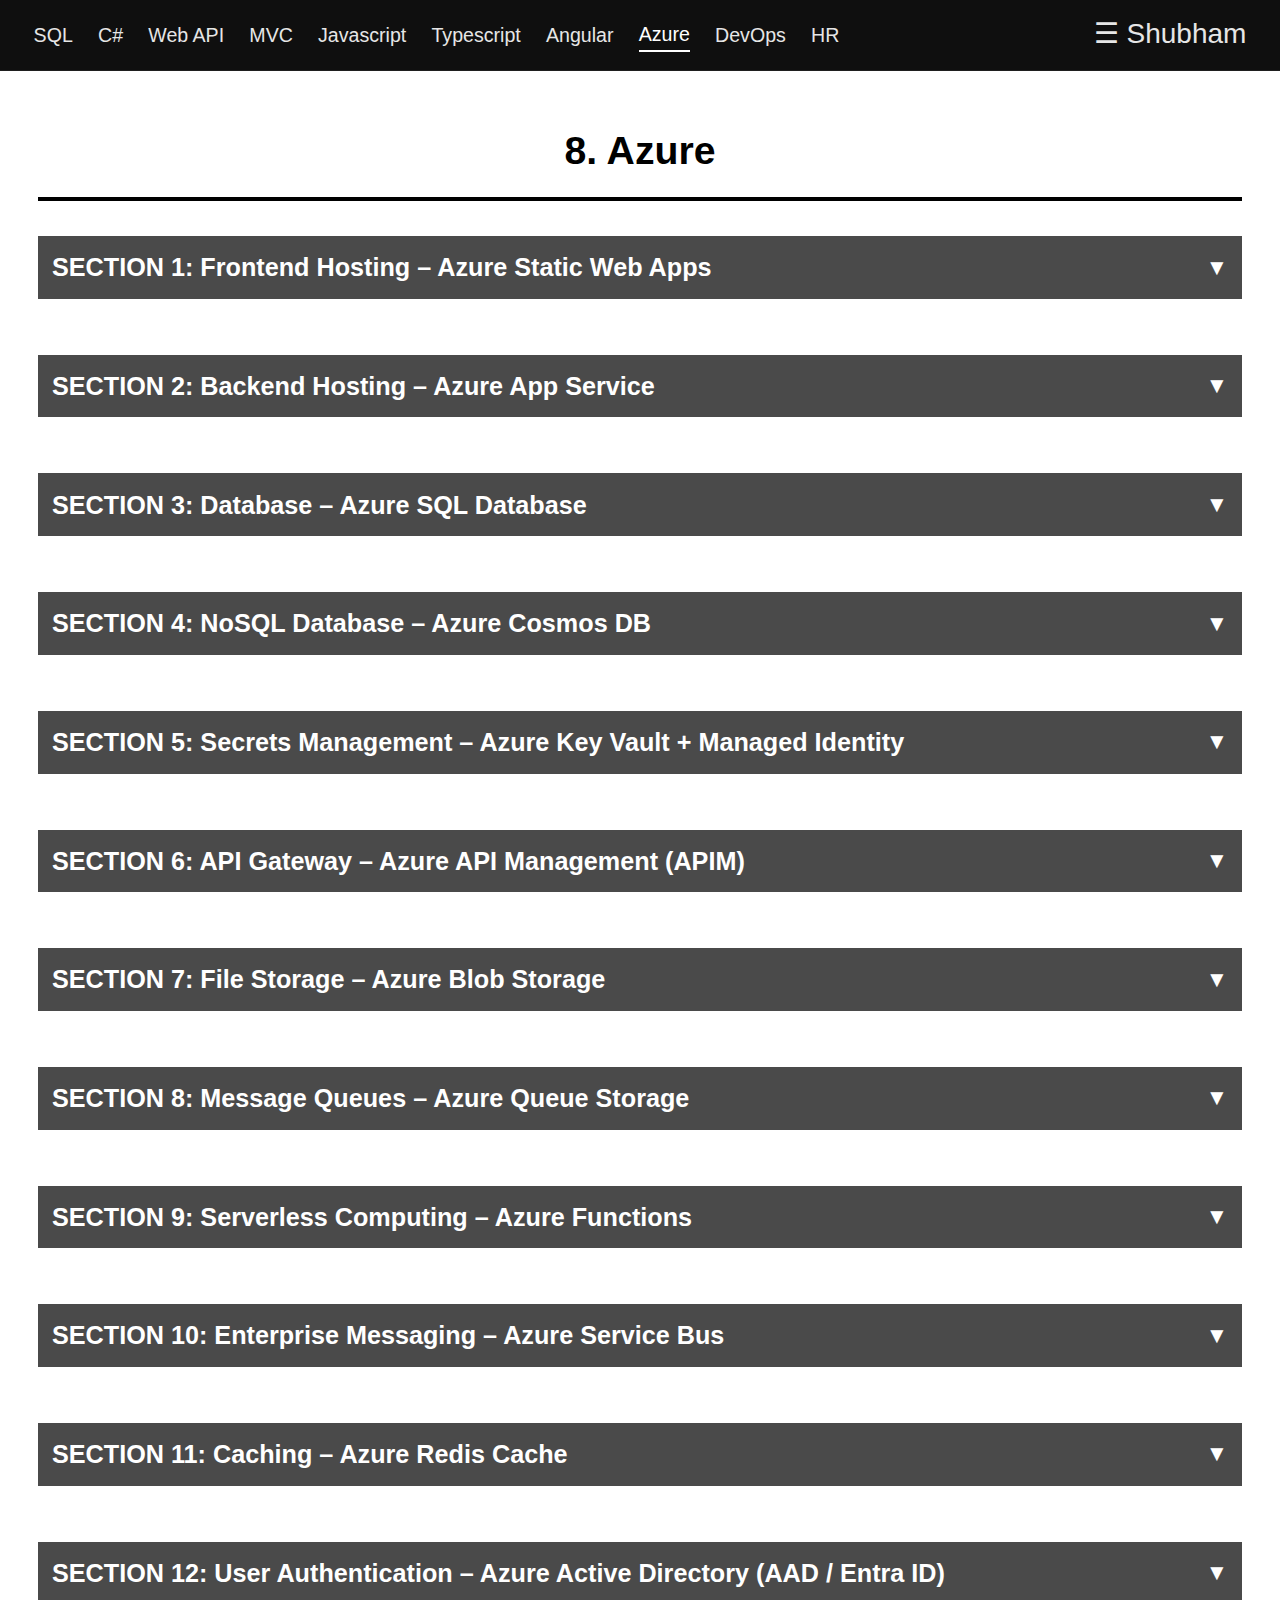
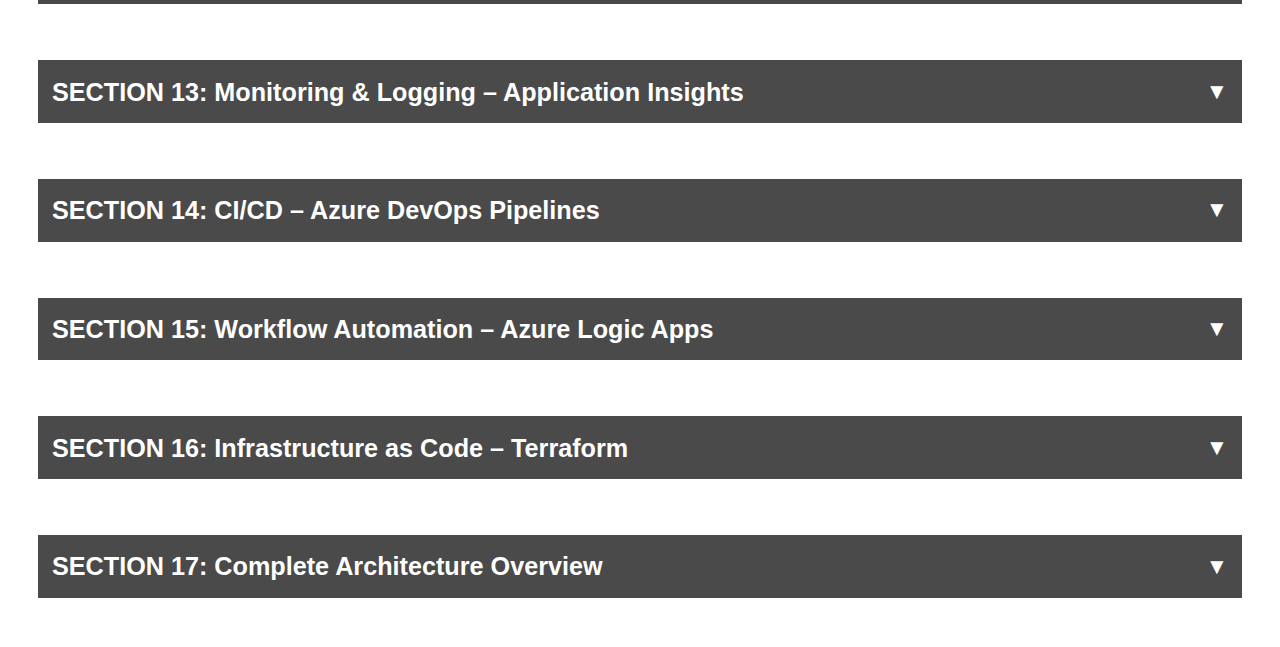
<file: Notes/Azure.html>
<!doctype html>
<html lang="en">
  <head>
    <meta charset="UTF-8" />
    <meta name="viewport" content="width=device-width, initial-scale=1.0" />
    <title>Azure Notes</title>
    <link rel="stylesheet" href="../style.css" />
  </head>
  <body>
    <h1>8. Azure</h1>

    <!-- ===================== SECTION 1 ===================== -->
    <h2 class="section-header" onclick="toggleSection(this)">
      SECTION 1: Frontend Hosting – Azure Static Web Apps
      <span class="toggle-icon">▼</span>
    </h2>
    <div class="section-content">
      <div class="note">
        <p>
          <strong>What it is:</strong> Managed service to host Angular, React,
          or Vue apps. Provides automatic HTTPS, global CDN, and auto-deploy on
          GitHub push.
        </p>
      </div>

      <ul>
        <li>✓ Automatic HTTPS — secure by default</li>
        <li>✓ Global CDN — fast loading worldwide</li>
        <li>✓ Auto-deploy when you push to GitHub</li>
        <li>✓ No server management needed</li>
      </ul>

      <div class="note">
        <p><strong>How to implement:</strong></p>
        <ol>
          <li>
            Build your Angular project → creates <code>dist/</code> folder
          </li>
          <li>Azure Portal → Create → Search "Static Web App" → Create</li>
          <li>
            Sign in to GitHub → authorize Azure → select repository and branch
          </li>
          <li>
            Set App location: <code>/</code> and Output location:
            <code>dist/project-name</code>
          </li>
          <li>
            Click "Review + Create" → Azure auto-deploys on every GitHub push
          </li>
          <li>
            Update <code>environment.prod.ts</code> with your API base URL
          </li>
          <li>
            Enable CORS in your backend to allow requests from the Static Web
            App domain
          </li>
        </ol>
      </div>

      <div class="note">
        <p>
          <strong>Flow:</strong> User Browser → Static Web App (CDN) → Backend
          API
        </p>
      </div>

      <div class="image-icons">
        <span class="image-icons-label">Images:</span>
        <button class="image-icon" onclick="toggleImage(this)" data-src="">
          📷
        </button>
        <button class="image-icon" onclick="toggleImage(this)" data-src="">
          📷
        </button>
      </div>
      <div class="image-preview-box"></div>
    </div>

    <!-- ===================== SECTION 2 ===================== -->
    <h2 class="section-header" onclick="toggleSection(this)">
      SECTION 2: Backend Hosting – Azure App Service
      <span class="toggle-icon">▼</span>
    </h2>
    <div class="section-content">
      <div class="note">
        <p>
          <strong>What it is:</strong> Fully managed platform to host .NET,
          Node.js, Java, or Python APIs. Azure handles server maintenance,
          updates, and auto-scaling.
        </p>
      </div>

      <ul>
        <li>✓ No server management — Azure handles everything</li>
        <li>✓ Auto-scaling — handles traffic spikes automatically</li>
        <li>✓ Easy deployment from Visual Studio or Azure DevOps</li>
        <li>✓ Multiple APIs can share one App Service Plan to save costs</li>
      </ul>

      <div class="note">
        <p>
          <strong>App Service Plan:</strong> Defines compute resources (CPU,
          RAM, pricing tier, scaling rules). Think of it as the "power level" of
          your server. Multiple APIs share one plan without affecting each
          other.
        </p>
      </div>

      <div class="note">
        <p><strong>How to implement:</strong></p>
        <ol>
          <li>
            Publish your .NET API in Visual Studio → right-click project →
            Publish
          </li>
          <li>
            Azure Portal → Create → "App Service" → fill in Resource Group, App
            name, Runtime (.NET)
          </li>
          <li>Select or create an App Service Plan with your preferred tier</li>
          <li>
            After creation → Deployment Center → connect GitHub or Azure DevOps
          </li>
          <li>Enable HTTPS Only under SSL Settings</li>
          <li>
            Optionally configure auto-scaling rules based on CPU/memory usage
          </li>
        </ol>
      </div>

      <div class="note">
        <p><strong>Configuration Priority (highest → lowest):</strong></p>
        <ol>
          <li><strong>Environment Variables</strong> — overrides everything</li>
          <li>
            <strong>App Service Configuration</strong> — in Azure Portal
            settings
          </li>
          <li><strong>appsettings.json</strong> — lowest priority</li>
        </ol>
      </div>

      <div class="image-icons">
        <span class="image-icons-label">Images:</span>
        <button class="image-icon" onclick="toggleImage(this)" data-src="">
          📷
        </button>
        <button class="image-icon" onclick="toggleImage(this)" data-src="">
          📷
        </button>
      </div>
      <div class="image-preview-box"></div>
    </div>

    <!-- ===================== SECTION 3 ===================== -->
    <h2 class="section-header" onclick="toggleSection(this)">
      SECTION 3: Database – Azure SQL Database
      <span class="toggle-icon">▼</span>
    </h2>
    <div class="section-content">
      <div class="note">
        <p>
          <strong>What it is:</strong> Managed cloud SQL Server database with
          automatic daily backups, high availability, and automatic security
          patches.
        </p>
      </div>

      <ul>
        <li>✓ Automatic daily backups — never lose data</li>
        <li>✓ High availability — stays running even if hardware fails</li>
        <li>✓ Automatic security patches — no manual updates</li>
        <li>✓ Easy scaling — increase storage and performance as needed</li>
      </ul>

      <div class="note">
        <p><strong>How to implement:</strong></p>
        <ol>
          <li>
            Export local database as <code>.bacpac</code> file (SSMS →
            right-click DB → Tasks → Export)
          </li>
          <li>
            Azure Portal → Create → "SQL Database" → fill in Resource Group,
            Database name, Server
          </li>
          <li>Choose pricing tier → Review + Create</li>
          <li>
            In SSMS → right-click database → Tasks → Import Data-tier
            Application → select <code>.bacpac</code>
          </li>
          <li>
            Azure Portal → SQL Database → Firewall settings → allow your IP
            address
          </li>
        </ol>
      </div>

      <div class="image-icons">
        <span class="image-icons-label">Images:</span>
        <button class="image-icon" onclick="toggleImage(this)" data-src="">
          📷
        </button>
        <button class="image-icon" onclick="toggleImage(this)" data-src="">
          📷
        </button>
      </div>
      <div class="image-preview-box"></div>
    </div>

    <!-- ===================== SECTION 4 ===================== -->
    <h2 class="section-header" onclick="toggleSection(this)">
      SECTION 4: NoSQL Database – Azure Cosmos DB
      <span class="toggle-icon">▼</span>
    </h2>
    <div class="section-content">
      <div class="note">
        <p>
          <strong>What it is:</strong> Globally distributed NoSQL database that
          stores data as JSON documents. Offers single-digit millisecond reads,
          automatic global replication, and multiple consistency levels. Use
          when you need flexible schema, massive scale, or globally distributed
          data.
        </p>
      </div>

      <table>
        <thead>
          <tr>
            <th>Concept</th>
            <th>Description</th>
          </tr>
        </thead>
        <tbody>
          <tr>
            <td><strong>Database</strong></td>
            <td>
              Top-level container; like a SQL Server instance. Holds multiple
              containers.
            </td>
          </tr>
          <tr>
            <td><strong>Container</strong></td>
            <td>Like a SQL table but schema-free. Stores JSON documents.</td>
          </tr>
          <tr>
            <td><strong>Item / Document</strong></td>
            <td>
              A single JSON record inside a container. Each has a unique
              <code>id</code>.
            </td>
          </tr>
          <tr>
            <td><strong>Partition Key</strong></td>
            <td>
              Property used to distribute data across partitions. Critical for
              performance — choose high-cardinality values like
              <code>userId</code>, <code>productId</code>.
            </td>
          </tr>
          <tr>
            <td><strong>Throughput (RU/s)</strong></td>
            <td>
              Request Units per second — the "currency" for reads/writes. Set at
              database or container level. Can be manual or autoscale.
            </td>
          </tr>
          <tr>
            <td><strong>Consistency Levels</strong></td>
            <td>
              Strong → Bounded Staleness → Session → Consistent Prefix →
              Eventual. Session is default — reads your own writes.
            </td>
          </tr>
          <tr>
            <td><strong>TTL (Time to Live)</strong></td>
            <td>
              Auto-delete documents after X seconds. Useful for session data,
              logs, temp records.
            </td>
          </tr>
          <tr>
            <td><strong>Change Feed</strong></td>
            <td>
              Ordered stream of all inserts/updates in a container. Use with
              Azure Functions to trigger on data changes.
            </td>
          </tr>
          <tr>
            <td><strong>Global Distribution</strong></td>
            <td>
              Replicate data to any Azure region with one click. Reads served
              from nearest region.
            </td>
          </tr>
          <tr>
            <td><strong>APIs Supported</strong></td>
            <td>
              NoSQL (native), MongoDB, Cassandra, Gremlin (graph), Table. Choose
              at creation — cannot change later.
            </td>
          </tr>
        </tbody>
      </table>

      <div class="note">
        <p><strong>SQL vs Cosmos DB — When to use which:</strong></p>
        <ul>
          <li>
            <strong>Azure SQL:</strong> Structured relational data, complex
            joins, transactions, strict schema — ERP, banking, HR systems
          </li>
          <li>
            <strong>Cosmos DB:</strong> Flexible/changing schema, massive scale,
            global distribution, high-speed reads — e-commerce catalogs,
            real-time apps, IoT telemetry, user sessions
          </li>
        </ul>
      </div>

      <div class="note">
        <p>
          <strong>Partition Key — Critical Rule:</strong> Every query should
          include the partition key. Queries without it do a cross-partition
          scan — expensive and slow. Bad key example: <code>status</code> (only
          3 values). Good key example: <code>userId</code> (millions of values).
        </p>
      </div>

      <div class="note">
        <p><strong>How to implement:</strong></p>
        <ol>
          <li>
            Azure Portal → Create → "Azure Cosmos DB" → select API (NoSQL for
            JSON documents)
          </li>
          <li>
            Fill in Resource Group, Account name, Region → select Capacity mode
            (Provisioned or Serverless)
          </li>
          <li>Review + Create → once deployed, open the account</li>
          <li>
            Go to Data Explorer → New Database → set Database name and
            throughput (RU/s)
          </li>
          <li>
            Create Container → set Container name and Partition key (e.g.
            <code>/userId</code>)
          </li>
          <li>
            In your .NET API, install NuGet: <code>Microsoft.Azure.Cosmos</code>
          </li>
          <li>
            Register in <code>Program.cs</code>:
            <code
              >builder.Services.AddSingleton&lt;CosmosClient&gt;(new
              CosmosClient(connectionString))</code
            >
          </li>
          <li>
            Inject <code>CosmosClient</code> → get container → call
            <code>CreateItemAsync</code>, <code>ReadItemAsync</code>,
            <code>GetItemQueryIterator</code>
          </li>
          <li>
            Store connection string in Azure Key Vault — never hardcode it
          </li>
          <li>Enable TTL on container if documents should auto-expire</li>
          <li>
            Set up Change Feed + Azure Function to react to inserts/updates if
            needed
          </li>
        </ol>
      </div>

      <div class="note">
        <p><strong>Common Operations (.NET SDK):</strong></p>
        <ul>
          <li>
            <strong>Create:</strong>
            <code
              >container.CreateItemAsync(item, new
              PartitionKey(item.UserId))</code
            >
          </li>
          <li>
            <strong>Read:</strong>
            <code
              >container.ReadItemAsync&lt;T&gt;(id, new
              PartitionKey(userId))</code
            >
          </li>
          <li>
            <strong>Query:</strong>
            <code
              >container.GetItemQueryIterator&lt;T&gt;(new
              QueryDefinition("SELECT * FROM c WHERE c.userId = @id"))</code
            >
          </li>
          <li>
            <strong>Update:</strong>
            <code
              >container.UpsertItemAsync(item, new
              PartitionKey(item.UserId))</code
            >
          </li>
          <li>
            <strong>Delete:</strong>
            <code
              >container.DeleteItemAsync&lt;T&gt;(id, new
              PartitionKey(userId))</code
            >
          </li>
        </ul>
      </div>

      <div class="note">
        <p>
          <strong>Flow:</strong> Angular → API → CosmosClient → Container → JSON
          Documents stored/retrieved
        </p>
      </div>

      <div class="image-icons">
        <span class="image-icons-label">Images:</span>
        <button class="image-icon" onclick="toggleImage(this)" data-src="">
          📷
        </button>
        <button class="image-icon" onclick="toggleImage(this)" data-src="">
          📷
        </button>
      </div>
      <div class="image-preview-box"></div>
    </div>

    <!-- ===================== SECTION 5 ===================== -->
    <h2 class="section-header" onclick="toggleSection(this)">
      SECTION 5: Secrets Management – Azure Key Vault + Managed Identity
      <span class="toggle-icon">▼</span>
    </h2>
    <div class="section-content">
      <div class="note">
        <p>
          <strong>What it is:</strong> Secure vault for storing secrets (DB
          passwords, API keys, connection strings). Managed Identity lets your
          App Service access Key Vault without storing any passwords in code.
        </p>
      </div>

      <ul>
        <li>✓ No secrets in code — safe and secure</li>
        <li>✓ Centralized secret management — one place for all secrets</li>
        <li>✓ Audit logs — see who accessed what and when</li>
        <li>✓ Easy secret rotation — update secrets without redeploying</li>
      </ul>

      <div class="note">
        <p><strong>How to implement:</strong></p>
        <ol>
          <li>
            Azure Portal → Create → "Key Vault" → fill in Resource Group, Vault
            name
          </li>
          <li>
            Open Key Vault → Secrets → Generate/Import → add secrets (DB
            connection string, API keys)
          </li>
          <li>
            Go to your App Service → Identity → enable "System Assigned" Managed
            Identity → copy the Object ID
          </li>
          <li>
            Go to Key Vault → Access Policies → Add Access Policy → Secret
            permissions (Get, List) → select your App Service as Principal
          </li>
          <li>
            In App Service → Configuration → add Key Vault reference:
            <code
              >@Microsoft.KeyVault(VaultName=my-keyvault;SecretName=DbPassword)</code
            >
          </li>
        </ol>
      </div>

      <div class="note">
        <p>
          <strong>Flow:</strong> App Service (Managed Identity) → Key Vault
          Access Policy → Reads secrets securely (no passwords in code)
        </p>
      </div>

      <div class="image-icons">
        <span class="image-icons-label">Images:</span>
        <button class="image-icon" onclick="toggleImage(this)" data-src="">
          📷
        </button>
        <button class="image-icon" onclick="toggleImage(this)" data-src="">
          📷
        </button>
      </div>
      <div class="image-preview-box"></div>
    </div>

    <!-- ===================== SECTION 6 ===================== -->
    <h2 class="section-header" onclick="toggleSection(this)">
      SECTION 6: API Gateway – Azure API Management (APIM)
      <span class="toggle-icon">▼</span>
    </h2>
    <div class="section-content">
      <div class="note">
        <p>
          <strong>What it is:</strong> Gateway that sits in front of all your
          microservices. Provides centralized security, rate limiting, JWT
          validation, and API versioning. All traffic goes through APIM first.
        </p>
      </div>

      <ul>
        <li>✓ Centralized security policies — manage in one place</li>
        <li>✓ Rate limiting — prevent spam and abuse</li>
        <li>✓ JWT token validation — verify user is authenticated</li>
        <li>✓ API versioning — support multiple versions simultaneously</li>
        <li>✓ CORS handling — allow cross-origin requests safely</li>
      </ul>

      <div class="note">
        <p><strong>How to implement:</strong></p>
        <ol>
          <li>
            Azure Portal → Create → "API Management" → fill in Resource Group,
            APIM name, pricing tier
          </li>
          <li>
            After creation (takes 20–30 min) → APIM → APIs → Add API → Manual
          </li>
          <li>Enter API name and Web service URL (your App Service URL)</li>
          <li>Inbound policies → add "JWT Validate" policy to check tokens</li>
          <li>Add "Rate Limit" policy — e.g. 100 calls per minute</li>
          <li>
            Update Angular API URL to point to APIM endpoint instead of App
            Service directly
          </li>
        </ol>
      </div>

      <div class="note">
        <p>
          <strong>Flow:</strong> Angular UI → APIM Gateway → Microservices (App
          Service / Functions)
        </p>
      </div>

      <div class="image-icons">
        <span class="image-icons-label">Images:</span>
        <button class="image-icon" onclick="toggleImage(this)" data-src="">
          📷
        </button>
        <button class="image-icon" onclick="toggleImage(this)" data-src="">
          📷
        </button>
      </div>
      <div class="image-preview-box"></div>
    </div>

    <!-- ===================== SECTION 7 ===================== -->
    <h2 class="section-header" onclick="toggleSection(this)">
      SECTION 7: File Storage – Azure Blob Storage
      <span class="toggle-icon">▼</span>
    </h2>
    <div class="section-content">
      <div class="note">
        <p>
          <strong>What it is:</strong> Object storage for files (images, PDFs,
          videos). Don't store files in your database — use Blob Storage which
          is cheaper and faster. Each file gets a unique URL.
        </p>
      </div>

      <table>
        <thead>
          <tr>
            <th>Concept</th>
            <th>Description</th>
          </tr>
        </thead>
        <tbody>
          <tr>
            <td><strong>Private</strong></td>
            <td>Requires authentication — recommended for sensitive files</td>
          </tr>
          <tr>
            <td><strong>Public Blob</strong></td>
            <td>
              Individual file accessible without login (images, public assets)
            </td>
          </tr>
          <tr>
            <td><strong>Public Container</strong></td>
            <td>All files in container accessible without login</td>
          </tr>
          <tr>
            <td><strong>SAS URL</strong></td>
            <td>
              Temporary secure access token with expiry — e.g. 1-hour download
              link without exposing storage keys
            </td>
          </tr>
        </tbody>
      </table>

      <div class="note">
        <p><strong>How to implement:</strong></p>
        <ol>
          <li>
            Azure Portal → Create → "Storage Account" → fill in Resource Group,
            name, replication (Locally-redundant is cheapest)
          </li>
          <li>
            Storage Account → Containers → Add Container → set name and
            "Private" access level
          </li>
          <li>.NET API → install NuGet: <code>Azure.Storage.Blobs</code></li>
          <li>
            Create upload endpoint: receives file → saves to Blob → saves
            metadata URL to SQL DB → returns URL
          </li>
          <li>
            Create download endpoint: generates SAS URL with expiry → returns to
            Angular → Angular downloads directly from Blob
          </li>
        </ol>
      </div>

      <div class="note">
        <p>
          <strong>Upload Flow:</strong> Angular → API → Blob Storage → save file
          URL in SQL DB
        </p>
        <p>
          <strong>Download Flow:</strong> Angular → API generates SAS URL →
          Angular downloads directly from Blob
        </p>
      </div>

      <div class="image-icons">
        <span class="image-icons-label">Images:</span>
        <button class="image-icon" onclick="toggleImage(this)" data-src="">
          📷
        </button>
        <button class="image-icon" onclick="toggleImage(this)" data-src="">
          📷
        </button>
      </div>
      <div class="image-preview-box"></div>
    </div>

    <!-- ===================== SECTION 8 ===================== -->
    <h2 class="section-header" onclick="toggleSection(this)">
      SECTION 8: Message Queues – Azure Queue Storage
      <span class="toggle-icon">▼</span>
    </h2>
    <div class="section-content">
      <div class="note">
        <p>
          <strong>What it is:</strong> Simple messaging service for async
          communication. Instead of waiting for a task, you add a message to a
          queue and an Azure Function processes it in the background. User gets
          instant response.
        </p>
      </div>

      <ul>
        <li>✓ Background processing — long tasks run async</li>
        <li>✓ Decouple services — parts don't wait for each other</li>
        <li>✓ Instant user response — no long API wait times</li>
        <li>✓ Auto-retry if processing fails — messages not lost</li>
        <li>✓ Poison queue — failed messages moved for manual inspection</li>
      </ul>

      <div class="note">
        <p><strong>How to implement:</strong></p>
        <ol>
          <li>Storage Account → Queues → Add Queue → enter queue name</li>
          <li>.NET API → install NuGet: <code>Azure.Storage.Queues</code></li>
          <li>
            API endpoint: receive upload → save to Blob → add message to queue →
            return success immediately
          </li>
          <li>
            Create Azure Function with "Queue Trigger" → it listens for new
            messages
          </li>
          <li>Function processes the message → updates database</li>
          <li>
            On failure: message auto-retries (default 5 times) → then moves to
            Poison Queue
          </li>
        </ol>
      </div>

      <div class="note">
        <p>
          <strong>Flow:</strong> User → API (Upload) → Queue (message added) →
          Azure Function (processes) → Database Updated
        </p>
      </div>

      <div class="image-icons">
        <span class="image-icons-label">Images:</span>
        <button class="image-icon" onclick="toggleImage(this)" data-src="">
          📷
        </button>
        <button class="image-icon" onclick="toggleImage(this)" data-src="">
          📷
        </button>
      </div>
      <div class="image-preview-box"></div>
    </div>

    <!-- ===================== SECTION 9 ===================== -->
    <h2 class="section-header" onclick="toggleSection(this)">
      SECTION 9: Serverless Computing – Azure Functions
      <span class="toggle-icon">▼</span>
    </h2>
    <div class="section-content">
      <div class="note">
        <p>
          <strong>What it is:</strong> Serverless service that runs your code
          when an event happens. No server management — Azure scales
          automatically. You pay only for execution time (per millisecond).
        </p>
      </div>

      <table>
        <thead>
          <tr>
            <th>Trigger Type</th>
            <th>When it fires</th>
            <th>Use case</th>
          </tr>
        </thead>
        <tbody>
          <tr>
            <td><strong>Queue Trigger</strong></td>
            <td>New message in Queue Storage</td>
            <td>Background processing, image resize</td>
          </tr>
          <tr>
            <td><strong>Service Bus Trigger</strong></td>
            <td>Message in Service Bus queue/topic</td>
            <td>Enterprise messaging between microservices</td>
          </tr>
          <tr>
            <td><strong>HTTP Trigger</strong></td>
            <td>HTTP request arrives</td>
            <td>Lightweight API endpoints</td>
          </tr>
          <tr>
            <td><strong>Timer Trigger</strong></td>
            <td>On a schedule (Cron expression)</td>
            <td>Nightly reports, cleanup jobs</td>
          </tr>
          <tr>
            <td><strong>Blob Trigger</strong></td>
            <td>File uploaded/modified in Blob Storage</td>
            <td>Process images, scan documents</td>
          </tr>
          <tr>
            <td><strong>Cosmos DB Trigger</strong></td>
            <td>Change Feed — document inserted/updated</td>
            <td>Sync data, send notifications on data change</td>
          </tr>
        </tbody>
      </table>

      <div class="note">
        <p>
          <strong>HTTP Trigger Security:</strong> Function Key = API password.
          Pass via query string <code>?code=FUNCTION_KEY</code> or header
          <code>x-functions-key: KEY</code>. Authorization levels: Anonymous (no
          key), Function (function key), Admin (master key).
        </p>
      </div>

      <div class="note">
        <p><strong>How to implement:</strong></p>
        <ol>
          <li>
            Azure Portal → Create → "Function App" → fill in Resource Group,
            name, Runtime, hosting plan (Consumption = cheapest)
          </li>
          <li>
            Open Function App → Add function → select trigger type → connect to
            your queue/blob/timer
          </li>
          <li>
            Write function code — process image, send email, update database,
            etc.
          </li>
          <li>
            Function App → Configuration → add connection strings for Storage,
            SQL, Cosmos DB
          </li>
          <li>
            Test locally using Azure Functions Core Tools or deploy to Azure
          </li>
        </ol>
      </div>

      <div class="image-icons">
        <span class="image-icons-label">Images:</span>
        <button class="image-icon" onclick="toggleImage(this)" data-src="">
          📷
        </button>
        <button class="image-icon" onclick="toggleImage(this)" data-src="">
          📷
        </button>
      </div>
      <div class="image-preview-box"></div>
    </div>

    <!-- ===================== SECTION 10 ===================== -->
    <h2 class="section-header" onclick="toggleSection(this)">
      SECTION 10: Enterprise Messaging – Azure Service Bus
      <span class="toggle-icon">▼</span>
    </h2>
    <div class="section-content">
      <div class="note">
        <p>
          <strong>What it is:</strong> Reliable messaging for microservices with
          guaranteed delivery. Unlike Queue Storage, Service Bus has guaranteed
          ordering, dead-letter queues, transactions, and pub/sub. Built for
          enterprise applications.
        </p>
      </div>

      <table>
        <thead>
          <tr>
            <th>Concept</th>
            <th>Description</th>
          </tr>
        </thead>
        <tbody>
          <tr>
            <td><strong>Queue (1-to-1)</strong></td>
            <td>One sender, one receiver gets each message</td>
          </tr>
          <tr>
            <td><strong>Topic (1-to-many)</strong></td>
            <td>One sender, multiple subscribers all get the same message</td>
          </tr>
          <tr>
            <td><strong>Dead Letter Queue (DLQ)</strong></td>
            <td>
              Stores failed messages after max retries — inspect and retry
              manually
            </td>
          </tr>
          <tr>
            <td><strong>Message Ordering</strong></td>
            <td>Guarantees messages processed in the order they were sent</td>
          </tr>
          <tr>
            <td><strong>Transactions</strong></td>
            <td>Multiple operations succeed or all fail together (atomic)</td>
          </tr>
        </tbody>
      </table>

      <div class="note">
        <p>
          <strong>Queue Storage vs Service Bus — When to use which:</strong>
        </p>
        <ul>
          <li>
            <strong>Queue Storage:</strong> Simple background jobs, basic retry,
            cheap — image processing, email sending
          </li>
          <li>
            <strong>Service Bus:</strong> Guaranteed delivery, ordering,
            pub/sub, transactions — order processing, microservice communication
          </li>
        </ul>
      </div>

      <div class="note">
        <p><strong>How to implement:</strong></p>
        <ol>
          <li>
            Azure Portal → Create → "Service Bus" → fill in Resource Group,
            Namespace name, pricing tier
          </li>
          <li>
            Service Bus Namespace → Queues → Add Queue → configure Dead Letter
            and Retry settings
          </li>
          <li>
            .NET API → install NuGet: <code>Azure.Messaging.ServiceBus</code>
          </li>
          <li>Create sender: send messages to queue/topic from your API</li>
          <li>
            Create Azure Function with "Service Bus Trigger" to receive and
            process messages
          </li>
          <li>
            Service Bus Namespace → Shared Access Policies → copy connection
            string
          </li>
        </ol>
      </div>

      <div class="note">
        <p>
          <strong>Flow:</strong> Microservice 1 → Service Bus Queue/Topic →
          Microservice 2 &amp; 3 (both receive if Topic)
        </p>
      </div>

      <div class="image-icons">
        <span class="image-icons-label">Images:</span>
        <button class="image-icon" onclick="toggleImage(this)" data-src="">
          📷
        </button>
        <button class="image-icon" onclick="toggleImage(this)" data-src="">
          📷
        </button>
      </div>
      <div class="image-preview-box"></div>
    </div>

    <!-- ===================== SECTION 11 ===================== -->
    <h2 class="section-header" onclick="toggleSection(this)">
      SECTION 11: Caching – Azure Redis Cache <span class="toggle-icon">▼</span>
    </h2>
    <div class="section-content">
      <div class="note">
        <p>
          <strong>What it is:</strong> Fast in-memory cache. Instead of querying
          the database every time, store frequently accessed data in Redis
          (memory) — which is 1000x faster. Perfect for data that doesn't change
          often.
        </p>
      </div>

      <ul>
        <li>✓ Reduce database load — same queries don't hammer the DB</li>
        <li>✓ Blazing fast API responses — in-memory access</li>
        <li>✓ Session storage — remember user login across requests</li>
        <li>✓ Reduce costs — fewer DB calls = lower charges</li>
      </ul>

      <div class="note">
        <p><strong>Cache Logic:</strong></p>
        <ul>
          <li>
            <strong>Cache Hit:</strong> Data found in Redis → return immediately
            (fast!)
          </li>
          <li>
            <strong>Cache Miss:</strong> Not in Redis → query database → store
            in Redis with TTL → return to user
          </li>
          <li>
            <strong>Cache Invalidation:</strong> On update/delete → clear cache
            so next query fetches fresh data
          </li>
          <li>
            <strong>TTL (Time To Live):</strong> How long data stays in cache
            (e.g. 1 hour). Balances performance vs freshness.
          </li>
        </ul>
      </div>

      <div class="note">
        <p><strong>How to implement:</strong></p>
        <ol>
          <li>
            Azure Portal → Create → "Azure Cache for Redis" → fill in Resource
            Group, Cache name, pricing tier
          </li>
          <li>
            Redis Cache → Settings → Access Keys → copy Primary Connection
            String
          </li>
          <li>.NET API → install NuGet: <code>StackExchange.Redis</code></li>
          <li>
            Check Redis first → if hit, return; if miss, query DB → store in
            Redis with TTL → return
          </li>
          <li>On data change → invalidate (delete) the relevant cache key</li>
        </ol>
      </div>

      <div class="note">
        <p>
          <strong>Flow:</strong> API → check Redis → Hit: return fast | Miss:
          query SQL → save in Redis → return
        </p>
      </div>

      <div class="image-icons">
        <span class="image-icons-label">Images:</span>
        <button class="image-icon" onclick="toggleImage(this)" data-src="">
          📷
        </button>
        <button class="image-icon" onclick="toggleImage(this)" data-src="">
          📷
        </button>
      </div>
      <div class="image-preview-box"></div>
    </div>

    <!-- ===================== SECTION 12 ===================== -->
    <h2 class="section-header" onclick="toggleSection(this)">
      SECTION 12: User Authentication – Azure Active Directory (AAD / Entra ID)
      <span class="toggle-icon">▼</span>
    </h2>
    <div class="section-content">
      <div class="note">
        <p>
          <strong>What it is:</strong> Azure's identity service. Users log in
          with username/password, Azure validates them and issues a JWT token.
          Your API checks the token before returning data. Supports SSO, roles,
          and MFA.
        </p>
      </div>

      <table>
        <thead>
          <tr>
            <th>Concept</th>
            <th>Description</th>
          </tr>
        </thead>
        <tbody>
          <tr>
            <td><strong>ID Token</strong></td>
            <td>Who the user is — for authentication</td>
          </tr>
          <tr>
            <td><strong>Access Token</strong></td>
            <td>Proves user has permission to call a secured API</td>
          </tr>
          <tr>
            <td><strong>App Registration</strong></td>
            <td>Register your app in AAD to get Client ID and Tenant ID</td>
          </tr>
          <tr>
            <td><strong>SSO</strong></td>
            <td>Login once, access multiple apps</td>
          </tr>
          <tr>
            <td><strong>RBAC</strong></td>
            <td>Role-based access control — Admin, User, Manager roles</td>
          </tr>
          <tr>
            <td><strong>MFA</strong></td>
            <td>Multi-Factor Authentication — extra security with 2FA</td>
          </tr>
        </tbody>
      </table>

      <div class="note">
        <p><strong>How to implement:</strong></p>
        <ol>
          <li>
            Azure Portal → Azure Active Directory → App Registrations → New
            Registration (for API) → copy Tenant ID and Client ID
          </li>
          <li>
            API registration → Expose an API → set URI → Add scope:
            <code>access_as_user</code>
          </li>
          <li>
            Create another App Registration for Angular (Single Page
            Application) → add Redirect URI: <code>http://localhost:4200/</code>
          </li>
          <li>
            Angular registration → API Permissions → Add your Backend API scope
          </li>
          <li>
            .NET API → install NuGet: <code>Microsoft.Identity.Web</code> →
            configure in <code>Program.cs</code>:
            <code
              >builder.AddMicrosoftIdentityWebApiAuthentication(configuration)</code
            >
          </li>
          <li>Add <code>[Authorize]</code> attribute to protected endpoints</li>
          <li>
            Angular → install
            <code>@azure/msal-angular @azure/msal-browser</code> → configure
            MSAL with Tenant ID and Client ID
          </li>
          <li>
            When calling API: include token in header —
            <code>Authorization: Bearer [TOKEN]</code>
          </li>
        </ol>
      </div>

      <div class="note">
        <p>
          <strong>Flow:</strong> User → Angular Login → Azure AD validates → JWT
          Token issued → Angular calls API with token → API validates token →
          return secure data
        </p>
      </div>

      <div class="image-icons">
        <span class="image-icons-label">Images:</span>
        <button class="image-icon" onclick="toggleImage(this)" data-src="">
          📷
        </button>
        <button class="image-icon" onclick="toggleImage(this)" data-src="">
          📷
        </button>
      </div>
      <div class="image-preview-box"></div>
    </div>

    <!-- ===================== SECTION 13 ===================== -->
    <h2 class="section-header" onclick="toggleSection(this)">
      SECTION 13: Monitoring &amp; Logging – Application Insights
      <span class="toggle-icon">▼</span>
    </h2>
    <div class="section-content">
      <div class="note">
        <p>
          <strong>What it is:</strong> Azure's monitoring service that tracks
          everything in your app — API requests, errors, DB queries,
          performance, and dependencies. Real-time visibility with alerting.
        </p>
      </div>

      <table>
        <thead>
          <tr>
            <th>What it tracks</th>
            <th>Where</th>
          </tr>
        </thead>
        <tbody>
          <tr>
            <td>
              <strong>requests</strong> — all API requests and response times
            </td>
            <td>Backend (.NET)</td>
          </tr>
          <tr>
            <td><strong>exceptions</strong> — all errors and crashes</td>
            <td>Backend (.NET)</td>
          </tr>
          <tr>
            <td>
              <strong>dependencies</strong> — SQL calls, external API calls
            </td>
            <td>Backend (.NET)</td>
          </tr>
          <tr>
            <td><strong>pageViews</strong> — user page navigations</td>
            <td>Frontend (Angular)</td>
          </tr>
          <tr>
            <td><strong>custom events</strong> — user actions you define</td>
            <td>Frontend (Angular)</td>
          </tr>
        </tbody>
      </table>

      <div class="note">
        <p><strong>How to implement (.NET):</strong></p>
        <ol>
          <li>
            App Service → Application Insights → Enable → Apply (Azure creates
            instance automatically)
          </li>
          <li>
            Or install NuGet:
            <code>Microsoft.ApplicationInsights.AspNetCore</code> → add
            <code>builder.Services.AddApplicationInsightsTelemetry()</code> in
            <code>Program.cs</code>
          </li>
          <li>
            Use <code>ILogger</code> for custom logs — automatically sent to App
            Insights
          </li>
        </ol>
      </div>

      <div class="note">
        <p><strong>How to implement (Angular):</strong></p>
        <ol>
          <li>
            Install: <code>npm install @microsoft/applicationinsights-web</code>
          </li>
          <li>Add connection string to <code>environment.prod.ts</code></li>
          <li>Enable automatic route tracking and JavaScript error capture</li>
        </ol>
      </div>

      <div class="note">
        <p>
          <strong>View Logs (KQL):</strong> Application Insights → Logs → query
          with KQL: <code>requests</code>, <code>exceptions</code>,
          <code>pageViews</code>, <code>dependencies</code>
        </p>
        <p>
          <strong>Alerts:</strong> App Insights → Alerts → Create alert rule →
          set condition (e.g. error rate &gt; 5%) → set action (email/SMS)
        </p>
      </div>

      <div class="image-icons">
        <span class="image-icons-label">Images:</span>
        <button class="image-icon" onclick="toggleImage(this)" data-src="">
          📷
        </button>
        <button class="image-icon" onclick="toggleImage(this)" data-src="">
          📷
        </button>
      </div>
      <div class="image-preview-box"></div>
    </div>

    <!-- ===================== SECTION 14 ===================== -->
    <h2 class="section-header" onclick="toggleSection(this)">
      SECTION 14: CI/CD – Azure DevOps Pipelines
      <span class="toggle-icon">▼</span>
    </h2>
    <div class="section-content">
      <div class="note">
        <p>
          <strong>What it is:</strong> Automated system that builds code, runs
          tests, creates Docker images, and deploys to Azure on every GitHub
          push. No manual deployment — push code → app goes live automatically.
        </p>
      </div>

      <table>
        <thead>
          <tr>
            <th>Stage</th>
            <th>What happens</th>
          </tr>
        </thead>
        <tbody>
          <tr>
            <td><strong>CI (Continuous Integration)</strong></td>
            <td>
              Code push → pull code → restore packages → build → run tests →
              create Docker image → push to Azure Container Registry (ACR)
            </td>
          </tr>
          <tr>
            <td><strong>CD (Continuous Deployment)</strong></td>
            <td>
              Take build artifact → deploy to App Service (API) and Static Web
              App (Angular) → run smoke tests
            </td>
          </tr>
          <tr>
            <td><strong>Environments</strong></td>
            <td>
              Dev → QA → Production (staged deployments with approval gates
              before Production)
            </td>
          </tr>
        </tbody>
      </table>

      <div class="note">
        <p><strong>How to implement:</strong></p>
        <ol>
          <li>
            Azure DevOps → Pipelines → Create Pipeline → select repository
          </li>
          <li>
            Select template (ASP.NET Core or Node.js) → generates
            <code>azure-pipelines.yml</code>
          </li>
          <li>Add Docker steps to build image and push to ACR</li>
          <li>Save and Run → CI pipeline builds and validates code</li>
          <li>
            Create Release pipeline → configure Dev → QA → Production stages
          </li>
          <li>Add approval gates before Production deployment</li>
          <li>Store secrets in Azure Key Vault — reference from pipeline</li>
        </ol>
      </div>

      <div class="note">
        <p>
          <strong>Docker Deployment Flow:</strong> Developer pushes code → CI
          pipeline builds Docker image → pushes to ACR → CD pipeline updates App
          Service → App Service pulls new image → new version live
        </p>
      </div>

      <div class="image-icons">
        <span class="image-icons-label">Images:</span>
        <button class="image-icon" onclick="toggleImage(this)" data-src="">
          📷
        </button>
        <button class="image-icon" onclick="toggleImage(this)" data-src="">
          📷
        </button>
      </div>
      <div class="image-preview-box"></div>
    </div>

    <!-- ===================== SECTION 15 ===================== -->
    <h2 class="section-header" onclick="toggleSection(this)">
      SECTION 15: Workflow Automation – Azure Logic Apps
      <span class="toggle-icon">▼</span>
    </h2>
    <div class="section-content">
      <div class="note">
        <p>
          <strong>What it is:</strong> No-code/low-code service to build
          automated workflows using a visual designer. Drag and drop triggers
          and actions. 100+ built-in connectors. Perfect for system integration
          and automating repetitive tasks.
        </p>
      </div>

      <table>
        <thead>
          <tr>
            <th>Triggers (what starts the workflow)</th>
            <th>Actions (what the workflow does)</th>
          </tr>
        </thead>
        <tbody>
          <tr>
            <td>HTTP request arrives</td>
            <td>Send email (Outlook, Gmail)</td>
          </tr>
          <tr>
            <td>On schedule (Cron expression)</td>
            <td>Insert/update database rows</td>
          </tr>
          <tr>
            <td>Message in Service Bus</td>
            <td>Send message to Service Bus/Queue</td>
          </tr>
          <tr>
            <td>File created in Blob Storage</td>
            <td>Call external API (HTTP POST/GET)</td>
          </tr>
          <tr>
            <td>Email arrives in Outlook</td>
            <td>Post to Teams or Slack</td>
          </tr>
          <tr>
            <td>Item created in SharePoint</td>
            <td>Conditions (IF/ELSE) and Loops (For each)</td>
          </tr>
        </tbody>
      </table>

      <div class="note">
        <p>
          <strong>Use Logic Apps when:</strong> Integrating multiple systems,
          sending notifications, approval workflows, or any automation without
          writing code.
        </p>
      </div>

      <div class="note">
        <p><strong>How to implement:</strong></p>
        <ol>
          <li>
            Azure Portal → Create → "Logic App" → fill in Resource Group, name
          </li>
          <li>Open Logic App → Logic App Designer → select trigger type</li>
          <li>Configure trigger → add actions step by step</li>
          <li>Add conditions (IF/ELSE) and loops if needed → Save</li>
        </ol>
      </div>

      <div class="image-icons">
        <span class="image-icons-label">Images:</span>
        <button class="image-icon" onclick="toggleImage(this)" data-src="">
          📷
        </button>
        <button class="image-icon" onclick="toggleImage(this)" data-src="">
          📷
        </button>
      </div>
      <div class="image-preview-box"></div>
    </div>

    <!-- ===================== SECTION 16 ===================== -->
    <h2 class="section-header" onclick="toggleSection(this)">
      SECTION 16: Infrastructure as Code – Terraform
      <span class="toggle-icon">▼</span>
    </h2>
    <div class="section-content">
      <div class="note">
        <p>
          <strong>What it is:</strong> Instead of clicking in Azure Portal
          manually, write <code>.tf</code> files that create all your Azure
          resources automatically. Version-controlled in Git — full history of
          infrastructure changes.
        </p>
      </div>

      <table>
        <thead>
          <tr>
            <th>File</th>
            <th>Purpose</th>
          </tr>
        </thead>
        <tbody>
          <tr>
            <td><strong>provider.tf</strong></td>
            <td>Defines Azure provider and configuration</td>
          </tr>
          <tr>
            <td><strong>main.tf</strong></td>
            <td>
              Defines actual Azure resources (App Service, SQL, Storage, etc.)
            </td>
          </tr>
          <tr>
            <td><strong>variables.tf</strong></td>
            <td>Input variables (like function parameters)</td>
          </tr>
          <tr>
            <td><strong>terraform.tfvars</strong></td>
            <td>Actual values for variables per environment</td>
          </tr>
          <tr>
            <td><strong>outputs.tf</strong></td>
            <td>Output values after deploy (API URL, DB name, etc.)</td>
          </tr>
          <tr>
            <td><strong>terraform.tfstate</strong></td>
            <td>
              Tracks what resources exist — never delete! Store in Azure Storage
              for team access (Remote Backend)
            </td>
          </tr>
        </tbody>
      </table>

      <div class="note">
        <p><strong>Key Commands:</strong></p>
        <ul>
          <li><code>terraform init</code> — initialize Terraform</li>
          <li>
            <code>terraform plan</code> — preview what will be created/changed
          </li>
          <li>
            <code>terraform apply</code> — create/update resources in Azure
          </li>
          <li><code>terraform destroy</code> — delete all resources</li>
        </ul>
      </div>

      <div class="note">
        <p><strong>How to implement:</strong></p>
        <ol>
          <li>Install Terraform from terraform.io</li>
          <li>
            Create <code>provider.tf</code>, <code>main.tf</code>,
            <code>variables.tf</code>, <code>terraform.tfvars</code>,
            <code>outputs.tf</code>
          </li>
          <li>
            Run <code>terraform init</code> → <code>terraform plan</code> →
            <code>terraform apply</code>
          </li>
          <li>
            Push code to Git → add CI/CD pipeline to deploy infrastructure
            automatically
          </li>
        </ol>
      </div>

      <div class="note">
        <p>
          <strong>Flow:</strong> Terraform code → Git → CI/CD Pipeline → Azure
          API → Infrastructure created automatically
        </p>
      </div>

      <div class="image-icons">
        <span class="image-icons-label">Images:</span>
        <button class="image-icon" onclick="toggleImage(this)" data-src="">
          📷
        </button>
        <button class="image-icon" onclick="toggleImage(this)" data-src="">
          📷
        </button>
      </div>
      <div class="image-preview-box"></div>
    </div>

    <!-- ===================== SECTION 17: COMPLETE ARCHITECTURE ===================== -->
    <h2 class="section-header" onclick="toggleSection(this)">
      SECTION 17: Complete Architecture Overview
      <span class="toggle-icon">▼</span>
    </h2>
    <div class="section-content">
      <div class="note">
        <p><strong>Main Request Flow (Read Operations):</strong></p>
        <p>
          Angular (Static Web App) → APIM Gateway → App Services (Microservices)
          → Redis Cache → Azure SQL / Cosmos DB
        </p>
        <ul>
          <li>
            <strong>Cache Hit:</strong> Data in Redis → return immediately
            (fast!)
          </li>
          <li>
            <strong>Cache Miss:</strong> Not in Redis → query DB → store in
            Redis → return to user
          </li>
        </ul>
      </div>

      <div class="note">
        <p><strong>File &amp; Background Processing Flow:</strong></p>
        <p>
          Angular → API → Blob Storage (file saved) → Queue (message added) →
          Azure Function (processes) → Database updated
        </p>
      </div>

      <div class="note">
        <p><strong>Security Layer:</strong></p>
        <p>
          User → Angular (MSAL login) → Azure AD (issues JWT) → APIM (validates
          JWT, rate limits) → App Service ([Authorize]) → Key Vault (secrets via
          Managed Identity)
        </p>
      </div>

      <div class="note">
        <p>
          <strong>Monitoring:</strong> Application Insights monitors Angular
          (frontend), APIM (gateway), App Services (APIs), Azure Functions
          (background jobs), SQL/Cosmos DB (data queries) — complete end-to-end
          visibility.
        </p>
      </div>

      <table>
        <thead>
          <tr>
            <th>Layer</th>
            <th>Azure Service</th>
            <th>Purpose</th>
          </tr>
        </thead>
        <tbody>
          <tr>
            <td><strong>Frontend</strong></td>
            <td>Static Web Apps</td>
            <td>Host Angular app with CDN</td>
          </tr>
          <tr>
            <td><strong>Gateway</strong></td>
            <td>API Management (APIM)</td>
            <td>Security, rate limiting, versioning</td>
          </tr>
          <tr>
            <td><strong>Backend</strong></td>
            <td>App Service</td>
            <td>Host .NET APIs</td>
          </tr>
          <tr>
            <td><strong>Serverless</strong></td>
            <td>Azure Functions</td>
            <td>Background jobs, event-driven tasks</td>
          </tr>
          <tr>
            <td><strong>SQL Database</strong></td>
            <td>Azure SQL Database</td>
            <td>Relational structured data</td>
          </tr>
          <tr>
            <td><strong>NoSQL Database</strong></td>
            <td>Cosmos DB</td>
            <td>Flexible schema, global scale, high-speed reads</td>
          </tr>
          <tr>
            <td><strong>Cache</strong></td>
            <td>Redis Cache</td>
            <td>In-memory fast data access</td>
          </tr>
          <tr>
            <td><strong>File Storage</strong></td>
            <td>Blob Storage</td>
            <td>Store images, PDFs, documents</td>
          </tr>
          <tr>
            <td><strong>Simple Queue</strong></td>
            <td>Queue Storage</td>
            <td>Basic background processing</td>
          </tr>
          <tr>
            <td><strong>Enterprise Messaging</strong></td>
            <td>Service Bus</td>
            <td>Reliable microservice communication</td>
          </tr>
          <tr>
            <td><strong>Secrets</strong></td>
            <td>Key Vault + Managed Identity</td>
            <td>Secure secrets — no passwords in code</td>
          </tr>
          <tr>
            <td><strong>Identity</strong></td>
            <td>Azure AD / Entra ID</td>
            <td>Authentication, SSO, roles</td>
          </tr>
          <tr>
            <td><strong>Monitoring</strong></td>
            <td>Application Insights</td>
            <td>Logs, errors, performance, alerts</td>
          </tr>
          <tr>
            <td><strong>CI/CD</strong></td>
            <td>Azure DevOps Pipelines</td>
            <td>Automated build and deployment</td>
          </tr>
          <tr>
            <td><strong>Automation</strong></td>
            <td>Logic Apps</td>
            <td>No-code workflow automation</td>
          </tr>
          <tr>
            <td><strong>Infrastructure</strong></td>
            <td>Terraform</td>
            <td>Infrastructure as Code</td>
          </tr>
        </tbody>
      </table>

      <div class="image-icons">
        <span class="image-icons-label">Images:</span>
        <button class="image-icon" onclick="toggleImage(this)" data-src="">
          📷
        </button>
        <button class="image-icon" onclick="toggleImage(this)" data-src="">
          📷
        </button>
      </div>
      <div class="image-preview-box"></div>
    </div>

    <script src="../change.js"></script>
  </body>
</html>
</file>
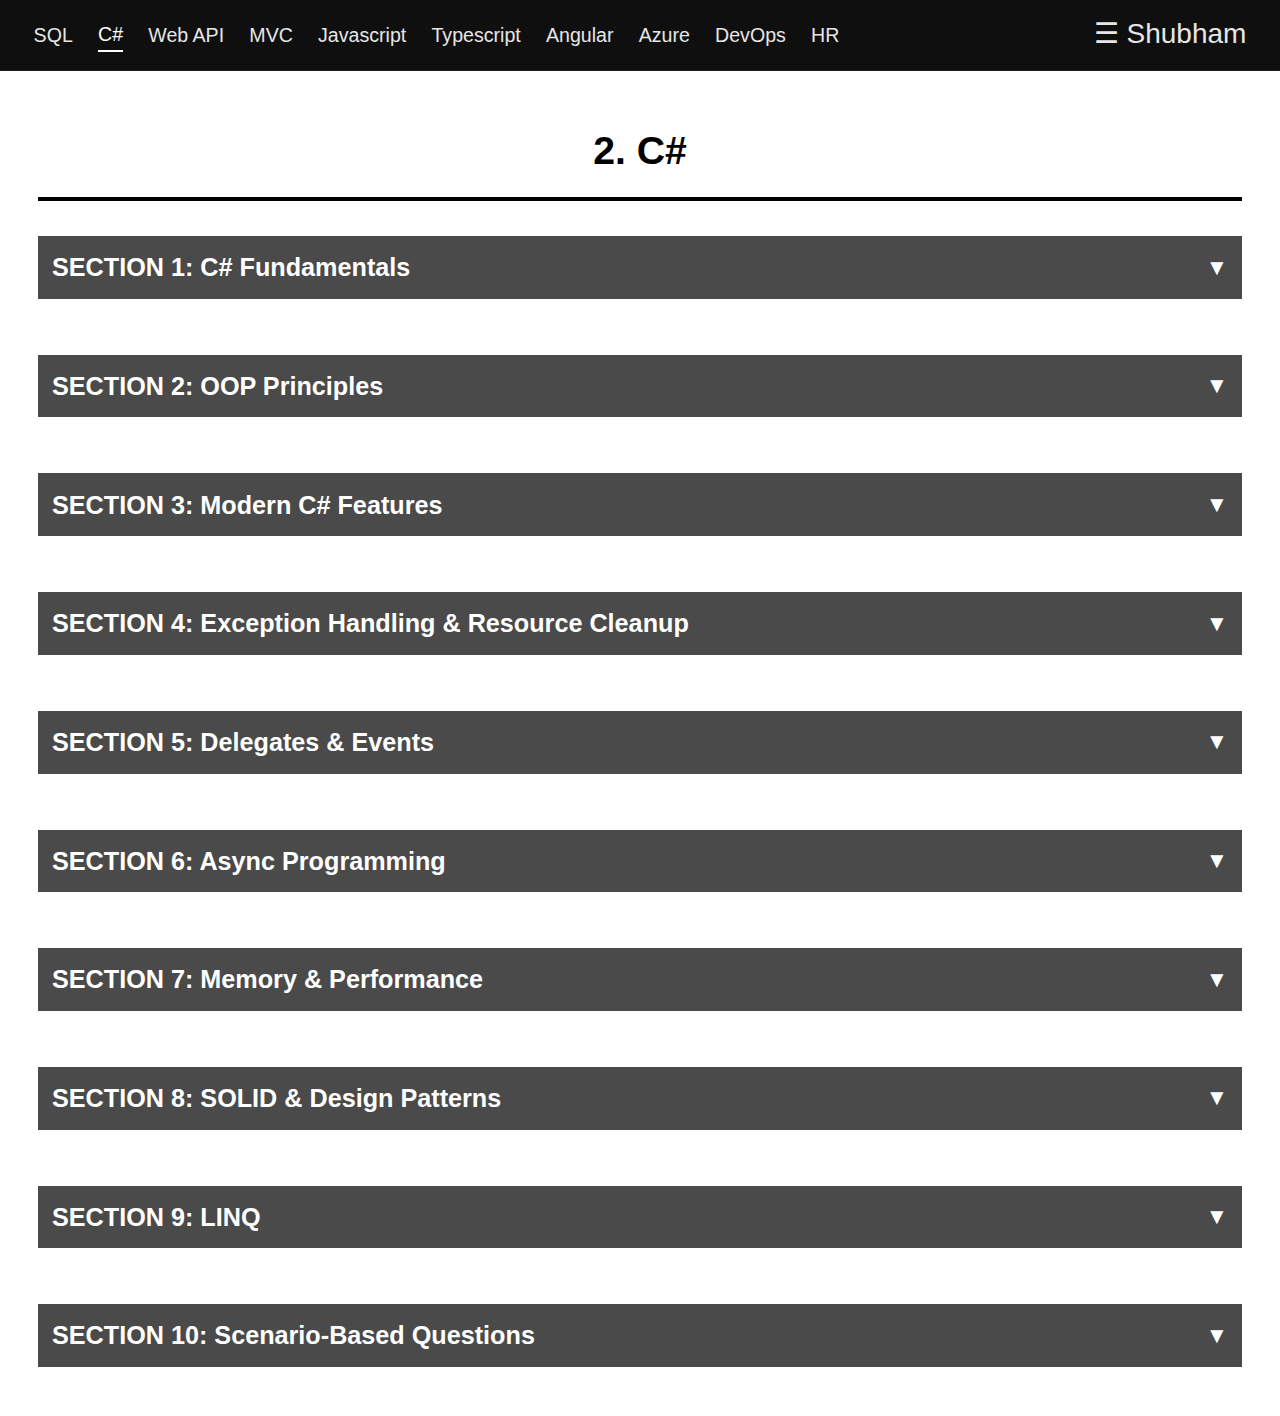
<file: Notes/CSharp.html>
<!doctype html>
<html lang="en">
  <head>
    <meta charset="UTF-8" />
    <meta name="viewport" content="width=device-width, initial-scale=1.0" />
    <link rel="stylesheet" href="../style.css" />
    <title>C# Notes</title>
  </head>
  <body>
    <h1>2. C#</h1>

    <!-- ===================== SECTION 1 ===================== -->
    <h2 class="section-header" onclick="toggleSection(this)">
      SECTION 1: C# Fundamentals <span class="toggle-icon">▼</span>
    </h2>
    <div class="section-content">
      <table>
        <thead>
          <tr>
            <th>Concept</th>
            <th>Description</th>
          </tr>
        </thead>
        <tbody>
          <tr>
            <td><strong>Value vs Reference Type</strong></td>
            <td>
              Value (stack, int, bool, struct, enum); Reference (heap, class,
              string, array)
            </td>
          </tr>
          <tr>
            <td><strong>Stack vs Heap</strong></td>
            <td>
              Stack: fast, fixed size, auto-cleanup; Heap: dynamic size,
              objects, GC managed
            </td>
          </tr>
          <tr>
            <td><strong>Nullable Types</strong></td>
            <td>
              <code>int?</code>, <code>Nullable&lt;T&gt;</code> — allows null
              for value types
            </td>
          </tr>
          <tr>
            <td><strong>var vs dynamic vs object</strong></td>
            <td>
              <code>var</code>: compile-time type inference;
              <code>dynamic</code>: runtime type; <code>object</code>: base
              type, needs casting
            </td>
          </tr>
          <tr>
            <td><strong>Access Modifiers</strong></td>
            <td>
              <code>public</code>, <code>private</code>, <code>protected</code>,
              <code>internal</code>, <code>protected internal</code>
            </td>
          </tr>
          <tr>
            <td><strong>Arrays</strong></td>
            <td>Fixed-size collection — <code>int[] arr = new int[5]</code></td>
          </tr>
        </tbody>
      </table>

      <div class="note">
        <p><strong>Collections Interfaces:</strong></p>
        <ul>
          <li>
            <strong>IEnumerable:</strong> LINQ to Objects; data loaded first,
            filtering in memory
          </li>
          <li>
            <strong>IQueryable:</strong> LINQ to SQL/EF; query filtered on the
            DB server — faster for DB queries
          </li>
          <li>
            <strong>ICollection:</strong> Non-indexed; Count, Add, Remove, Clear
          </li>
          <li><strong>IList:</strong> Indexed access; Insert, RemoveAt</li>
        </ul>
      </div>

      <div class="note">
        <p><strong>Type Conversion:</strong></p>
        <ul>
          <li>
            <strong>Parse:</strong> Throws if invalid —
            <code>int.Parse("123")</code>
          </li>
          <li>
            <strong>TryParse:</strong> Returns bool; safe —
            <code>int.TryParse("123", out x)</code>
          </li>
          <li><strong>Cast:</strong> Explicit — <code>(int)value</code></li>
          <li>
            <strong>Convert:</strong> Handles null —
            <code>Convert.ToInt32(a)</code>
          </li>
        </ul>
      </div>

      <div class="note">
        <p><strong>Keywords:</strong></p>
        <ul>
          <li><strong>const:</strong> Compile-time constant; always static</li>
          <li>
            <strong>readonly:</strong> Set at declaration or in constructor; can
            be static or instance
          </li>
          <li>
            <strong>as:</strong> Safe cast; returns null if fails —
            <code>obj as Employee</code>
          </li>
          <li>
            <strong>is:</strong> Type check + pattern match —
            <code>if (obj is Employee e)</code>
          </li>
        </ul>
      </div>

      <div class="note">
        <p><strong>Pattern Matching:</strong></p>
        <ul>
          <li>
            <strong>Type pattern:</strong> Check type &amp; cast in one step —
            <code>if (obj is Employee e)</code>
          </li>
          <li>
            <strong>Switch expression:</strong> Clean if-else replacement —
            <code
              >result = input switch { int n => "Num", string s => "Str", _ =>
              "Other" }</code
            >
          </li>
          <li>
            <strong>When guard:</strong> Add condition to pattern —
            <code>if (obj is int n when n > 0)</code>
          </li>
          <li>
            <strong>Property pattern:</strong> Match on object properties —
            <code>if (user is { Role: "Admin", IsActive: true })</code>
          </li>
          <li>
            <strong>Tuple pattern:</strong> Match multiple values —
            <code>(role, active) switch { ("Admin", true) => "Access" }</code>
          </li>
          <li>
            <strong>Discard (_):</strong> Default/fallthrough case —
            <code>_ => "Default"</code>
          </li>
        </ul>
      </div>

      <div class="image-icons">
        <span class="image-icons-label">Images:</span>
        <button class="image-icon" onclick="toggleImage(this)" data-src="">
          📷
        </button>
        <button class="image-icon" onclick="toggleImage(this)" data-src="">
          📷
        </button>
      </div>
      <div class="image-preview-box"></div>
    </div>

    <!-- ===================== SECTION 2 ===================== -->
    <h2 class="section-header" onclick="toggleSection(this)">
      SECTION 2: OOP Principles <span class="toggle-icon">▼</span>
    </h2>
    <div class="section-content">
      <table>
        <thead>
          <tr>
            <th>Pillar</th>
            <th>Description</th>
            <th>Example</th>
          </tr>
        </thead>
        <tbody>
          <tr>
            <td><strong>Abstraction</strong></td>
            <td>Show only essentials; hide complexity</td>
            <td>Interface, abstract class, public properties</td>
          </tr>
          <tr>
            <td><strong>Encapsulation</strong></td>
            <td>Hide internal data</td>
            <td>Private fields with public methods</td>
          </tr>
          <tr>
            <td><strong>Inheritance</strong></td>
            <td>Code reuse; IS-A relationship</td>
            <td><code>class B : A</code>; Single, Multilevel, Hierarchical</td>
          </tr>
          <tr>
            <td><strong>Polymorphism</strong></td>
            <td>Same method, different behavior</td>
            <td>Overloading (compile-time), Overriding (runtime)</td>
          </tr>
        </tbody>
      </table>

      <div class="note">
        <ul>
          <li>
            <strong>Method Overloading:</strong> Same name,
            <strong>different parameters</strong>, resolved at
            <strong>compile time</strong>
          </li>
          <li>
            <strong>Method Overriding:</strong> Child provides its own
            implementation of a parent virtual/abstract method; decided at
            <strong>runtime</strong>
          </li>
          <li>
            <strong>Method Hiding:</strong> Child hides parent method using
            <code>new</code> keyword; depends on
            <strong>reference type</strong>, not runtime object
          </li>
        </ul>
      </div>

      <div class="note">
        <p><strong>Association:</strong></p>
        <ul>
          <li>
            <strong>Composition:</strong> Strong ownership; child dies with
            parent — Car → Engine (<strong>owns-a</strong>)
          </li>
          <li>
            <strong>Aggregation:</strong> Weak ownership; child exists
            independently — Department → Employee (<strong>has-a</strong>)
          </li>
        </ul>
      </div>

      <div class="note">
        <p>
          <strong>Method Parameters:</strong>
          <code>ChangeValue(a, ref b, out c);</code>
        </p>
        <ul>
          <li><strong>Value:</strong> Copy passed; original unchanged</li>
          <li>
            <strong>ref:</strong> Reference passed; must be initialized before
            call; changes affect original
          </li>
          <li>
            <strong>out:</strong> Reference passed; method must assign a value;
            used to return multiple values
          </li>
          <li>
            <strong>params:</strong> Pass multiple values as array —
            <code>params int[] numbers</code>
          </li>
        </ul>
      </div>

      <div class="note">
        <p><strong>Keywords:</strong></p>
        <ul>
          <li>
            <strong>virtual:</strong> Method can optionally be overridden in
            child
          </li>
          <li>
            <strong>override:</strong> Child provides its own implementation of
            parent virtual/abstract method
          </li>
          <li>
            <strong>abstract:</strong> Must be implemented in child; abstract
            class can't be instantiated
          </li>
          <li>
            <strong>sealed:</strong> Prevents inheritance (class) or further
            overriding (method)
          </li>
          <li>
            <strong>new:</strong> Hides parent method — not true polymorphism
          </li>
        </ul>
      </div>

      <div class="note">
        <p><strong>Class vs Abstract vs Interface:</strong></p>
        <ul>
          <li>
            <strong>Class</strong> → Instantiable; complete implementation;
            single inheritance
          </li>
          <li>
            <strong>Abstract Class</strong> → Not instantiable; shared base
            logic + abstract methods; single inheritance
          </li>
          <li>
            <strong>Interface</strong> → Contract only; no implementation;
            supports multiple inheritance
          </li>
        </ul>
      </div>

      <div class="note">
        <p><strong>Static &amp; Constructors:</strong></p>
        <ul>
          <li>
            <strong>Static Class:</strong> Cannot instantiate; only static
            members; no inheritance — utility classes
          </li>
          <li>
            <strong>Static Members:</strong> Shared across all instances;
            accessed via class name
          </li>
          <li>
            <strong>Constructor Types:</strong> Default, Parameterized, Copy,
            Static, Private (Singleton)
          </li>
          <li>
            <strong>Constructor Chaining:</strong> <code>this()</code> or
            <code>base()</code> to call another constructor
          </li>
        </ul>
      </div>

      <div class="image-icons">
        <span class="image-icons-label">Images:</span>
        <button class="image-icon" onclick="toggleImage(this)" data-src="">
          📷
        </button>
        <button class="image-icon" onclick="toggleImage(this)" data-src="">
          📷
        </button>
      </div>
      <div class="image-preview-box"></div>
    </div>

    <!-- ===================== SECTION 3 ===================== -->
    <h2 class="section-header" onclick="toggleSection(this)">
      SECTION 3: Modern C# Features <span class="toggle-icon">▼</span>
    </h2>
    <div class="section-content">
      <div class="note">
        <p>
          <strong>Generics:</strong> Write reusable code that works with any
          type safely.
        </p>
        <ul>
          <li>
            <strong>Generic Collections:</strong> <code>List&lt;T&gt;</code>,
            <code>Dictionary&lt;TKey, TValue&gt;</code>,
            <code>Stack&lt;T&gt;</code> (LIFO),
            <code>Queue&lt;T&gt;</code> (FIFO)
          </li>
          <li><strong>Generic Delegates:</strong> Action, Func, Predicate</li>
          <li>
            <strong>Generic Constraints:</strong> Limit allowed types —
            <code>where T : class</code>, <code>where T : struct</code>
          </li>
        </ul>
      </div>

      <table>
        <thead>
          <tr>
            <th>Feature</th>
            <th>What it is</th>
            <th>Why it's needed</th>
            <th>Syntax</th>
          </tr>
        </thead>
        <tbody>
          <tr>
            <td><strong>Partial Class</strong></td>
            <td>One class split across multiple files</td>
            <td>Organize large or auto-generated code</td>
            <td><code>partial class Employee { }</code></td>
          </tr>
          <tr>
            <td><strong>Struct</strong></td>
            <td>Lightweight value type</td>
            <td>Better performance for small data</td>
            <td><code>struct Point { public int X, Y; }</code></td>
          </tr>
          <tr>
            <td><strong>Enum</strong></td>
            <td>Fixed list of named values</td>
            <td>Readability; avoids magic numbers</td>
            <td><code>enum Color { Red, Green }</code></td>
          </tr>
          <tr>
            <td><strong>Reflection</strong></td>
            <td>Read type info at runtime</td>
            <td>Dynamic frameworks (DI, serializers)</td>
            <td><code>typeof(Emp).GetMethods()</code></td>
          </tr>
          <tr>
            <td><strong>Lazy Loading</strong></td>
            <td>Create object on first use</td>
            <td>Save memory and startup time</td>
            <td><code>Lazy&lt;User&gt; u = new(() =&gt; new User())</code></td>
          </tr>
          <tr>
            <td><strong>Extension Method</strong></td>
            <td>Add method to existing type</td>
            <td>Extend classes without modifying them</td>
            <td><code>static void Method(this int n) { }</code></td>
          </tr>
          <tr>
            <td><strong>Record</strong></td>
            <td>Immutable with value-based equality; reference type</td>
            <td>
              Safer data objects; Class is mutable with reference equality
            </td>
            <td><code>record Person(string Name, int Age)</code></td>
          </tr>
          <tr>
            <td><strong>Tuple</strong></td>
            <td>Group multiple values together</td>
            <td>Return multiple values from a method</td>
            <td><code>(int Id, string Name) result = (1, "Ali");</code></td>
          </tr>
          <tr>
            <td><strong>Null Handling</strong></td>
            <td>Safe null access &amp; defaults</td>
            <td>Avoid null exceptions; provide fallback values</td>
            <td>
              <code>obj?.Prop</code>, <code>val ?? def</code>,
              <code>val ??= def</code>
            </td>
          </tr>
        </tbody>
      </table>

      <div class="image-icons">
        <span class="image-icons-label">Images:</span>
        <button class="image-icon" onclick="toggleImage(this)" data-src="">
          📷
        </button>
        <button class="image-icon" onclick="toggleImage(this)" data-src="">
          📷
        </button>
      </div>
      <div class="image-preview-box"></div>
    </div>

    <!-- ===================== SECTION 4 ===================== -->
    <h2 class="section-header" onclick="toggleSection(this)">
      SECTION 4: Exception Handling &amp; Resource Cleanup
      <span class="toggle-icon">▼</span>
    </h2>
    <div class="section-content">
      <table>
        <thead>
          <tr>
            <th>Concept</th>
            <th>Description</th>
          </tr>
        </thead>
        <tbody>
          <tr>
            <td><strong>try / catch / finally</strong></td>
            <td>Handle exceptions; finally always runs for cleanup</td>
          </tr>
          <tr>
            <td><strong>throw vs throw ex</strong></td>
            <td>
              <code>throw</code> preserves stack trace;
              <code>throw ex</code> resets it — always use <code>throw</code>
            </td>
          </tr>
          <tr>
            <td><strong>Custom Exception</strong></td>
            <td>
              Inherit from <code>Exception</code>; add custom
              properties/messages
            </td>
          </tr>
          <tr>
            <td><strong>Exception Filters</strong></td>
            <td>
              Condition on catch —
              <code
                >catch (Exception ex) when (ex.Message.Contains("..."))</code
              >
            </td>
          </tr>
          <tr>
            <td><strong>IDisposable</strong></td>
            <td>
              Manual cleanup of unmanaged resources; implement
              <code>Dispose()</code>; release immediately, don't wait for GC
            </td>
          </tr>
          <tr>
            <td><strong>Destructor / Finalize</strong></td>
            <td>
              Auto-cleanup by GC for unmanaged resources —
              <code>~MyClass() { }</code>
            </td>
          </tr>
          <tr>
            <td><strong>using statement</strong></td>
            <td>
              Auto-calls <code>Dispose()</code> at end of block —
              <code>using (var f = ...) { }</code>
            </td>
          </tr>
          <tr>
            <td><strong>using declaration</strong></td>
            <td>
              Disposes at end of scope — <code>using var file = ...;</code>
            </td>
          </tr>
        </tbody>
      </table>

      <div class="image-icons">
        <span class="image-icons-label">Images:</span>
        <button class="image-icon" onclick="toggleImage(this)" data-src="">
          📷
        </button>
        <button class="image-icon" onclick="toggleImage(this)" data-src="">
          📷
        </button>
      </div>
      <div class="image-preview-box"></div>
    </div>

    <!-- ===================== SECTION 5 ===================== -->
    <h2 class="section-header" onclick="toggleSection(this)">
      SECTION 5: Delegates &amp; Events <span class="toggle-icon">▼</span>
    </h2>
    <div class="section-content">
      <table>
        <thead>
          <tr>
            <th>Concept</th>
            <th>What it is</th>
            <th>Syntax</th>
          </tr>
        </thead>
        <tbody>
          <tr>
            <td><strong>Delegate</strong></td>
            <td>Type-safe reference to a method; pass methods as arguments</td>
            <td><code>delegate void Log(string msg);</code></td>
          </tr>
          <tr>
            <td><strong>Multicast Delegate</strong></td>
            <td>Points to and calls multiple methods in order</td>
            <td><code>log += Method1; log -= Method2;</code></td>
          </tr>
          <tr>
            <td><strong>Action</strong></td>
            <td>Built-in delegate that returns <code>void</code></td>
            <td>
              <code>Action&lt;int&gt; a = x =&gt; Console.WriteLine(x);</code>
            </td>
          </tr>
          <tr>
            <td><strong>Func&lt;T, TResult&gt;</strong></td>
            <td>
              Built-in delegate that returns a value (last type = return type)
            </td>
            <td><code>Func&lt;int,int&gt; f = x =&gt; x * 2;</code></td>
          </tr>
          <tr>
            <td><strong>Predicate&lt;T&gt;</strong></td>
            <td>Delegate that returns <code>bool</code></td>
            <td><code>Predicate&lt;int&gt; p = x =&gt; x &gt; 0;</code></td>
          </tr>
          <tr>
            <td><strong>Lambda</strong></td>
            <td>Short anonymous function</td>
            <td><code>(x) =&gt; x * 2</code></td>
          </tr>
          <tr>
            <td><strong>Event</strong></td>
            <td>Notify other classes when something happens</td>
            <td><code>event CustomDelegate Clicked;</code></td>
          </tr>
        </tbody>
      </table>

      <div class="image-icons">
        <span class="image-icons-label">Images:</span>
        <button class="image-icon" onclick="toggleImage(this)" data-src="">
          📷
        </button>
        <button class="image-icon" onclick="toggleImage(this)" data-src="">
          📷
        </button>
      </div>
      <div class="image-preview-box"></div>
    </div>

    <!-- ===================== SECTION 6 ===================== -->
    <h2 class="section-header" onclick="toggleSection(this)">
      SECTION 6: Async Programming <span class="toggle-icon">▼</span>
    </h2>
    <div class="section-content">
      <table>
        <thead>
          <tr>
            <th>Concept</th>
            <th>Description</th>
            <th>Syntax</th>
          </tr>
        </thead>
        <tbody>
          <tr>
            <td><strong>async / await</strong></td>
            <td>Run long tasks in background without blocking the thread</td>
            <td>
              <code
                >async Task GetData(CancellationToken ct) { await CallApi(ct);
                }</code
              >
            </td>
          </tr>
          <tr>
            <td><strong>Task vs Thread</strong></td>
            <td>
              <strong>Task:</strong> Lightweight, .NET-managed (assign work to
              company)<br /><strong>Thread:</strong> Heavyweight, OS-level,
              manually managed (hire a dedicated worker)
            </td>
            <td>
              <code>Task.Run(() =&gt; Work());</code><br /><code
                >new Thread(Work).Start();</code
              >
            </td>
          </tr>
          <tr>
            <td><strong>ConfigureAwait(false)</strong></td>
            <td>
              Don't resume on original thread after await; prevents deadlocks in
              libraries
            </td>
            <td><code>await CallApi().ConfigureAwait(false);</code></td>
          </tr>
          <tr>
            <td><strong>CancellationToken</strong></td>
            <td>Safely stop async work on request</td>
            <td><code>CancellationToken ct</code></td>
          </tr>
          <tr>
            <td><strong>lock</strong></td>
            <td>
              Prevent multiple threads from accessing shared data at the same
              time
            </td>
            <td><code>lock(obj) { /* code */ }</code></td>
          </tr>
          <tr>
            <td><strong>Multithreading</strong></td>
            <td>
              Async = waiting without blocking; Multithreading = parallel CPU
              work
            </td>
            <td><code>Parallel.For(...)</code></td>
          </tr>
        </tbody>
      </table>

      <div class="image-icons">
        <span class="image-icons-label">Images:</span>
        <button class="image-icon" onclick="toggleImage(this)" data-src="">
          📷
        </button>
        <button class="image-icon" onclick="toggleImage(this)" data-src="">
          📷
        </button>
      </div>
      <div class="image-preview-box"></div>
    </div>

    <!-- ===================== SECTION 7 ===================== -->
    <h2 class="section-header" onclick="toggleSection(this)">
      SECTION 7: Memory &amp; Performance <span class="toggle-icon">▼</span>
    </h2>
    <div class="section-content">
      <div class="note">
        <p>
          <strong>Garbage Collection (GC):</strong> Automatically frees memory
          by collecting objects from Gen 0 → Gen 2 based on how long they live.
        </p>
        <ul>
          <li>
            <strong>Gen 0:</strong> Short-lived objects; collected most
            frequently
          </li>
          <li><strong>Gen 1:</strong> Survived one Gen 0 collection</li>
          <li>
            <strong>Gen 2:</strong> Long-lived objects; rarely collected; most
            expensive
          </li>
        </ul>
      </div>

      <div class="note">
        <p><strong>Boxing / Unboxing:</strong></p>
        <ul>
          <li>
            <strong>Boxing:</strong> Value type → Reference type (heap
            allocation); performance hit
          </li>
          <li>
            <strong>Unboxing:</strong> Reference type → Value type (requires
            explicit cast)
          </li>
          <li>
            <strong>Impact:</strong> Avoid in loops; use generics instead of
            <code>object</code> or <code>ArrayList</code>
          </li>
        </ul>
      </div>

      <div class="note">
        <p><strong>String vs StringBuilder:</strong></p>
        <ul>
          <li>
            <strong>String:</strong> Immutable; every modification creates a new
            object; bad for loops
          </li>
          <li>
            <strong>StringBuilder:</strong> Mutable buffer; efficient for
            concatenation in loops
          </li>
        </ul>
      </div>

      <div class="note">
        <ul>
          <li>
            <strong>yield return:</strong> Returns one item at a time; memory
            efficient for large datasets; lazy evaluation
          </li>
          <li>
            <strong>Memory Leaks:</strong> Objects kept alive longer than needed
            — unsubscribed events, static references, not disposing
            <code>IDisposable</code>, captured closures, long-running timers
          </li>
        </ul>
      </div>

      <div class="image-icons">
        <span class="image-icons-label">Images:</span>
        <button class="image-icon" onclick="toggleImage(this)" data-src="">
          📷
        </button>
        <button class="image-icon" onclick="toggleImage(this)" data-src="">
          📷
        </button>
      </div>
      <div class="image-preview-box"></div>
    </div>

    <!-- ===================== SECTION 8 ===================== -->
    <h2 class="section-header" onclick="toggleSection(this)">
      SECTION 8: SOLID &amp; Design Patterns <span class="toggle-icon">▼</span>
    </h2>
    <div class="section-content">
      <table>
        <thead>
          <tr>
            <th>Principle</th>
            <th>Description</th>
          </tr>
        </thead>
        <tbody>
          <tr>
            <td><strong>S</strong>RP</td>
            <td>Single Responsibility — one class, one reason to change</td>
          </tr>
          <tr>
            <td><strong>O</strong>CP</td>
            <td>Open/Closed — open for extension, closed for modification</td>
          </tr>
          <tr>
            <td><strong>L</strong>SP</td>
            <td>
              Liskov Substitution — child must replace parent without breaking
              behavior
            </td>
          </tr>
          <tr>
            <td><strong>I</strong>SP</td>
            <td>
              Interface Segregation — many small interfaces; don't force unused
              methods
            </td>
          </tr>
          <tr>
            <td><strong>D</strong>IP</td>
            <td>
              Dependency Inversion — depend on abstractions (interfaces), not
              concrete classes
            </td>
          </tr>
        </tbody>
      </table>

      <div class="note">
        <p>
          <strong>Dependency Injection (DI):</strong> Inject dependencies via
          constructor, property, or method instead of creating them inside the
          class. Lifetimes: Singleton, Scoped, Transient.
        </p>
      </div>

      <table>
        <thead>
          <tr>
            <th>Category</th>
            <th>Pattern</th>
            <th>What problem it solves</th>
            <th>Real-world use</th>
          </tr>
        </thead>
        <tbody>
          <tr>
            <td rowspan="3">
              <strong>Creational</strong><br /><small
                >How objects are created</small
              >
            </td>
            <td><strong>Singleton</strong></td>
            <td>Only one instance for the whole app</td>
            <td>Config, logging, cache service</td>
          </tr>
          <tr>
            <td><strong>Factory</strong></td>
            <td>Create objects without exposing creation logic</td>
            <td>
              Create the right DB provider (SQL, PostgreSQL) based on config
            </td>
          </tr>
          <tr>
            <td><strong>Builder</strong></td>
            <td>Build complex objects step by step with optional parts</td>
            <td>
              Construct an email or HTTP request with optional headers, body,
              attachments
            </td>
          </tr>
          <tr>
            <td rowspan="3">
              <strong>Structural</strong><br /><small
                >How classes are connected</small
              >
            </td>
            <td><strong>Adapter</strong></td>
            <td>Make incompatible interfaces work together</td>
            <td>Wrap a third-party library to match your own interface</td>
          </tr>
          <tr>
            <td><strong>Decorator</strong></td>
            <td>Add behavior to an object without changing its class</td>
            <td>Add logging or caching on top of an existing service</td>
          </tr>
          <tr>
            <td><strong>Facade</strong></td>
            <td>One simple interface over a complex subsystem</td>
            <td>
              OrderService calling payment, inventory, and shipping internally
            </td>
          </tr>
          <tr>
            <td rowspan="4">
              <strong>Behavioral</strong><br /><small
                >How objects communicate</small
              >
            </td>
            <td><strong>Strategy</strong></td>
            <td>Swap algorithms at runtime without changing the caller</td>
            <td>Different discount types or payment methods</td>
          </tr>
          <tr>
            <td><strong>Repository</strong></td>
            <td>Abstract data access; decouple business logic from DB</td>
            <td>
              <code>IUserRepository</code> with SQL or mock implementation
            </td>
          </tr>
          <tr>
            <td><strong>Observer</strong></td>
            <td>Notify multiple objects when something changes</td>
            <td>Order placed → notify email, SMS, inventory services</td>
          </tr>
          <tr>
            <td><strong>Chain of Responsibility</strong></td>
            <td>
              Pass request through a chain of handlers until one handles it
            </td>
            <td>Middleware pipeline, multi-level approval workflow</td>
          </tr>
        </tbody>
      </table>

      <div class="image-icons">
        <span class="image-icons-label">Images:</span>
        <button class="image-icon" onclick="toggleImage(this)" data-src="">
          📷
        </button>
        <button class="image-icon" onclick="toggleImage(this)" data-src="">
          📷
        </button>
      </div>
      <div class="image-preview-box"></div>
    </div>

    <!-- ===================== SECTION 9 ===================== -->
    <h2 class="section-header" onclick="toggleSection(this)">
      SECTION 9: LINQ <span class="toggle-icon">▼</span>
    </h2>
    <div class="section-content">
      <div class="note">
        <p><strong>Query vs Method Syntax:</strong></p>
        <ul>
          <li>
            <strong>Query:</strong>
            <code>from x in list where x &gt; 5 select x</code> — SQL-like,
            readable
          </li>
          <li>
            <strong>Method:</strong> <code>list.Where(x =&gt; x &gt; 5)</code> —
            fluent, more flexible
          </li>
        </ul>
      </div>

      <div class="note">
        <p><strong>Deferred vs Immediate Execution:</strong></p>
        <ul>
          <li>
            <strong>Deferred:</strong> Query runs only when iterated (Where,
            Select, OrderBy); reusable
          </li>
          <li>
            <strong>Immediate:</strong> Runs right away and creates a snapshot
            (ToList, ToArray, Count, First)
          </li>
        </ul>
      </div>

      <table>
        <thead>
          <tr>
            <th>Category</th>
            <th>Operators</th>
            <th>Notes</th>
          </tr>
        </thead>
        <tbody>
          <tr>
            <td><strong>Filtering</strong></td>
            <td>Where, OfType</td>
            <td>Filter based on condition</td>
          </tr>
          <tr>
            <td><strong>Projection</strong></td>
            <td>Select, SelectMany</td>
            <td>Transform data; flatten nested collections</td>
          </tr>
          <tr>
            <td><strong>Sorting</strong></td>
            <td>OrderBy, ThenBy, Reverse</td>
            <td>Sort ascending/descending</td>
          </tr>
          <tr>
            <td><strong>Grouping</strong></td>
            <td>GroupBy, ToLookup</td>
            <td>Group by key</td>
          </tr>
          <tr>
            <td><strong>Joining</strong></td>
            <td>Join, GroupJoin</td>
            <td>Combine two collections</td>
          </tr>
          <tr>
            <td><strong>Aggregation</strong></td>
            <td>Count, Sum, Average, Min, Max</td>
            <td>Compute a single value</td>
          </tr>
          <tr>
            <td><strong>Element</strong></td>
            <td>First, Single, Last, ElementAt (+OrDefault variants)</td>
            <td>Get a specific element</td>
          </tr>
          <tr>
            <td><strong>Quantifiers</strong></td>
            <td>Any, All, Contains</td>
            <td>Boolean checks on collection</td>
          </tr>
          <tr>
            <td><strong>Set</strong></td>
            <td>Distinct, Union, Intersect, Except</td>
            <td>Set operations</td>
          </tr>
          <tr>
            <td><strong>Partitioning</strong></td>
            <td>Skip, Take, SkipWhile, TakeWhile</td>
            <td>Pagination and slicing</td>
          </tr>
          <tr>
            <td><strong>Conversion</strong></td>
            <td>ToList, ToArray, ToDictionary, AsEnumerable</td>
            <td>Convert to different collection types</td>
          </tr>
        </tbody>
      </table>

      <div class="image-icons">
        <span class="image-icons-label">Images:</span>
        <button class="image-icon" onclick="toggleImage(this)" data-src="">
          📷
        </button>
        <button class="image-icon" onclick="toggleImage(this)" data-src="">
          📷
        </button>
      </div>
      <div class="image-preview-box"></div>
    </div>

    <!-- ===================== SECTION 10: SCENARIOS ===================== -->
    <h2 class="section-header" onclick="toggleSection(this)">
      SECTION 10: Scenario-Based Questions <span class="toggle-icon">▼</span>
    </h2>
    <div class="section-content">
      <div class="scenario-item">
        <h3>1. Value Type vs Reference Type Confusion</h3>
        <p>
          You pass an <code>int</code> to a method and modify it — the caller's
          value is unchanged. But passing a <code>List&lt;int&gt;</code> and
          modifying it changes the caller's list. Why?
        </p>
        <div class="answer">
          <strong>Answer:</strong>
          <p>
            <code>int</code> is a value type — a copy is passed, so the original
            stays untouched. <code>List&lt;int&gt;</code> is a reference type —
            the reference to the same heap object is passed, so changes inside
            the method affect the original. To pass a list safely, create a
            copy: <code>new List&lt;int&gt;(originalList)</code>.
          </p>
        </div>
        <div class="image-icons">
          <span class="image-icons-label">Images:</span>
          <button class="image-icon" onclick="toggleImage(this)" data-src="">
            📷
          </button>
          <button class="image-icon" onclick="toggleImage(this)" data-src="">
            📷
          </button>
        </div>
        <div class="image-preview-box"></div>
      </div>

      <div class="scenario-item">
        <h3>2. Interface vs Abstract Class — Which to Use?</h3>
        <p>
          You're building a payment system with <code>CreditCard</code>,
          <code>PayPal</code>, and <code>Crypto</code>. All need a
          <code>Pay()</code> method. Some share logging logic. What do you
          choose?
        </p>
        <div class="answer">
          <strong>Answer:</strong>
          <p>
            Use both. Define an <code>IPayment</code> interface with
            <code>Pay()</code> as the contract. Create an abstract class
            <code>BasePayment</code> with the shared logging logic. Concrete
            classes inherit <code>BasePayment</code> and implement the
            interface. Interface for the contract, abstract class for shared
            behavior.
          </p>
        </div>
        <div class="image-icons">
          <span class="image-icons-label">Images:</span>
          <button class="image-icon" onclick="toggleImage(this)" data-src="">
            📷
          </button>
          <button class="image-icon" onclick="toggleImage(this)" data-src="">
            📷
          </button>
        </div>
        <div class="image-preview-box"></div>
      </div>

      <div class="scenario-item">
        <h3>3. async/await Causing a Deadlock</h3>
        <p>
          Your app hangs forever when calling <code>.Result</code> or
          <code>.Wait()</code> on an async method. No exception — just freezes.
          Why?
        </p>
        <div class="answer">
          <strong>Answer:</strong>
          <p>
            <code>.Result</code> / <code>.Wait()</code> blocks the current
            thread. The async method then tries to resume on that same blocked
            thread — deadlock. Fix: always <code>await</code> all the way up the
            call chain. If you must go sync, add
            <code>ConfigureAwait(false)</code> inside the async method so it
            doesn't need to return to the original thread.
          </p>
        </div>
        <div class="image-icons">
          <span class="image-icons-label">Images:</span>
          <button class="image-icon" onclick="toggleImage(this)" data-src="">
            📷
          </button>
          <button class="image-icon" onclick="toggleImage(this)" data-src="">
            📷
          </button>
        </div>
        <div class="image-preview-box"></div>
      </div>

      <div class="scenario-item">
        <h3>4. Memory Leak from Unsubscribed Events</h3>
        <p>
          App memory grows continuously. Objects that should be garbage
          collected keep staying alive. How can events cause this?
        </p>
        <div class="answer">
          <strong>Answer:</strong>
          <p>
            When you subscribe (<code>btn.Click += Handler</code>), the
            publisher holds a reference to the subscriber. If the subscriber
            goes out of scope but never unsubscribes, GC cannot collect it. Fix:
            unsubscribe (<code>btn.Click -= Handler</code>) in
            <code>Dispose()</code>. Use <code>WeakReference</code> for
            long-lived publishers with short-lived subscribers.
          </p>
        </div>
        <div class="image-icons">
          <span class="image-icons-label">Images:</span>
          <button class="image-icon" onclick="toggleImage(this)" data-src="">
            📷
          </button>
          <button class="image-icon" onclick="toggleImage(this)" data-src="">
            📷
          </button>
        </div>
        <div class="image-preview-box"></div>
      </div>

      <div class="scenario-item">
        <h3>5. Database Connections Not Being Released</h3>
        <p>
          Your app opens DB connections and file streams but runs out of
          resources over time. Connections aren't being freed. How do you fix
          it?
        </p>
        <div class="answer">
          <strong>Answer:</strong>
          <p>
            Unmanaged resources (DB connections, file handles) are not released
            by GC — you must do it explicitly. Wrap them in a
            <code>using</code> block:
            <code>using (var conn = new SqlConnection(...)) { }</code>. This
            calls <code>Dispose()</code> automatically, even if an exception
            occurs. For custom classes that hold such resources, implement
            <code>IDisposable</code>.
          </p>
        </div>
        <div class="image-icons">
          <span class="image-icons-label">Images:</span>
          <button class="image-icon" onclick="toggleImage(this)" data-src="">
            📷
          </button>
          <button class="image-icon" onclick="toggleImage(this)" data-src="">
            📷
          </button>
        </div>
        <div class="image-preview-box"></div>
      </div>

      <div class="scenario-item">
        <h3>6. Singleton Holding a Scoped Service</h3>
        <p>
          You inject a <code>Scoped</code> service into a
          <code>Singleton</code>. The app throws at startup or behaves strangely
          across requests. Why?
        </p>
        <div class="answer">
          <strong>Answer:</strong>
          <p>
            Singleton lives for the entire app. Scoped lives per request.
            Injecting Scoped into Singleton permanently captures it — it becomes
            a de-facto Singleton, sharing state across requests. ASP.NET Core
            detects this and throws at startup. Fix: never inject Scoped into
            Singleton. If needed, inject <code>IServiceScopeFactory</code> and
            create a scope manually inside the method.
          </p>
        </div>
        <div class="image-icons">
          <span class="image-icons-label">Images:</span>
          <button class="image-icon" onclick="toggleImage(this)" data-src="">
            📷
          </button>
          <button class="image-icon" onclick="toggleImage(this)" data-src="">
            📷
          </button>
        </div>
        <div class="image-preview-box"></div>
      </div>

      <div class="scenario-item">
        <h3>7. String Concatenation in a Loop is Slow</h3>
        <p>
          Building a large string by concatenating in a loop gets noticeably
          slower with each iteration. Why?
        </p>
        <div class="answer">
          <strong>Answer:</strong>
          <p>
            <code>string</code> is immutable — every <code>+</code> creates a
            brand new string and copies all previous content. In N iterations
            this becomes O(N²) work. Fix: use <code>StringBuilder</code> which
            appends in-place: <code>sb.Append(value)</code>, then
            <code>sb.ToString()</code> once at the end.
          </p>
        </div>
        <div class="image-icons">
          <span class="image-icons-label">Images:</span>
          <button class="image-icon" onclick="toggleImage(this)" data-src="">
            📷
          </button>
          <button class="image-icon" onclick="toggleImage(this)" data-src="">
            📷
          </button>
        </div>
        <div class="image-preview-box"></div>
      </div>

      <div class="scenario-item">
        <h3>8. LINQ Query Hitting the Database Twice</h3>
        <p>
          You define one LINQ query and use it in two places. The database gets
          called twice. How do you fix it?
        </p>
        <div class="answer">
          <strong>Answer:</strong>
          <p>
            LINQ uses deferred execution — the query runs every time it's
            iterated, not when it's defined. Using the same variable in two
            loops hits the DB twice. Fix: call <code>.ToList()</code> or
            <code>.ToArray()</code> once to materialize the result into memory,
            then reuse it freely.
          </p>
        </div>
        <div class="image-icons">
          <span class="image-icons-label">Images:</span>
          <button class="image-icon" onclick="toggleImage(this)" data-src="">
            📷
          </button>
          <button class="image-icon" onclick="toggleImage(this)" data-src="">
            📷
          </button>
        </div>
        <div class="image-preview-box"></div>
      </div>

      <div class="scenario-item">
        <h3>9. Shared Counter is Wrong with Multiple Threads</h3>
        <p>
          Multiple threads increment a shared <code>counter</code>. The final
          count is lower than expected. Why?
        </p>
        <div class="answer">
          <strong>Answer:</strong>
          <p>
            <code>counter++</code> is not atomic — it's read, add, write. Two
            threads can read the same value simultaneously and both write the
            same result, losing one increment. Fix: use
            <code>lock(obj) { counter++; }</code> to serialize access, or
            <code>Interlocked.Increment(ref counter)</code> which is atomic and
            faster for simple increments.
          </p>
        </div>
        <div class="image-icons">
          <span class="image-icons-label">Images:</span>
          <button class="image-icon" onclick="toggleImage(this)" data-src="">
            📷
          </button>
          <button class="image-icon" onclick="toggleImage(this)" data-src="">
            📷
          </button>
        </div>
        <div class="image-preview-box"></div>
      </div>

      <div class="scenario-item">
        <h3>10. Boxing Causing Excessive Heap Allocations</h3>
        <p>
          A tight loop stores integers in an <code>ArrayList</code>. Profiling
          shows massive heap allocations and GC pressure. What's the cause?
        </p>
        <div class="answer">
          <strong>Answer:</strong>
          <p>
            <code>ArrayList</code> stores everything as <code>object</code>.
            Adding an <code>int</code> boxes it — wraps it in a heap-allocated
            object. In a tight loop this creates millions of short-lived
            allocations. Fix: use <code>List&lt;int&gt;</code> — generics store
            the value directly with no boxing, because the type is known at
            compile time.
          </p>
        </div>
        <div class="image-icons">
          <span class="image-icons-label">Images:</span>
          <button class="image-icon" onclick="toggleImage(this)" data-src="">
            📷
          </button>
          <button class="image-icon" onclick="toggleImage(this)" data-src="">
            📷
          </button>
        </div>
        <div class="image-preview-box"></div>
      </div>

      <div class="scenario-item">
        <h3>11. Adding New Discount Types Keeps Breaking Existing Code</h3>
        <p>
          Your checkout has an <code>if/else</code> chain for Seasonal, Member,
          and Coupon discounts. Every new type requires editing the same file.
          How do you fix this?
        </p>
        <div class="answer">
          <strong>Answer:</strong>
          <p>
            This violates OCP. Use the <strong>Strategy pattern</strong>: create
            an <code>IDiscountStrategy</code> interface with a
            <code>Calculate(decimal price)</code> method. Each discount type is
            its own class. Inject the right strategy at runtime. Adding a new
            discount = adding a new class — no existing code changes. Store
            strategies in a dictionary keyed by discount type for clean lookup.
          </p>
        </div>
        <div class="image-icons">
          <span class="image-icons-label">Images:</span>
          <button class="image-icon" onclick="toggleImage(this)" data-src="">
            📷
          </button>
          <button class="image-icon" onclick="toggleImage(this)" data-src="">
            📷
          </button>
        </div>
        <div class="image-preview-box"></div>
      </div>

      <div class="scenario-item">
        <h3>12. Stack Trace Lost After Rethrowing Exception</h3>
        <p>
          You catch an exception, log it, and rethrow. The outer handler's stack
          trace points to your catch block — not the original error. Why?
        </p>
        <div class="answer">
          <strong>Answer:</strong>
          <p>
            <code>throw ex;</code> resets the stack trace to the current line —
            the original location is lost. Use <code>throw;</code> (no variable)
            to rethrow with the original trace intact. To wrap it:
            <code>throw new AppException("message", ex);</code> — the original
            becomes the inner exception and the full trace is preserved.
          </p>
        </div>
        <div class="image-icons">
          <span class="image-icons-label">Images:</span>
          <button class="image-icon" onclick="toggleImage(this)" data-src="">
            📷
          </button>
          <button class="image-icon" onclick="toggleImage(this)" data-src="">
            📷
          </button>
        </div>
        <div class="image-preview-box"></div>
      </div>

      <div class="scenario-item">
        <h3>13. Order Placed — Need to Notify Email, SMS, and Inventory</h3>
        <p>
          When an order is placed, you call email, SMS, and inventory services
          directly from the order service. It's getting messy and tightly
          coupled. How do you decouple it?
        </p>
        <div class="answer">
          <strong>Answer:</strong>
          <p>
            Use the <strong>Observer pattern</strong>. The order service is the
            publisher — it raises an <code>OrderPlaced</code> event. Email, SMS,
            and inventory services each subscribe independently and react on
            their own. Adding a new notification (e.g. push notification) means
            adding a new subscriber — zero changes to the order service.
          </p>
        </div>
        <div class="image-icons">
          <span class="image-icons-label">Images:</span>
          <button class="image-icon" onclick="toggleImage(this)" data-src="">
            📷
          </button>
          <button class="image-icon" onclick="toggleImage(this)" data-src="">
            📷
          </button>
        </div>
        <div class="image-preview-box"></div>
      </div>

      <div class="scenario-item">
        <h3>14. Constructing a Complex Email with Optional Parts</h3>
        <p>
          You need to build an email with optional CC, BCC, attachments, and
          HTML body. A constructor with 10 parameters is messy. How do you clean
          it up?
        </p>
        <div class="answer">
          <strong>Answer:</strong>
          <p>
            Use the <strong>Builder pattern</strong>. Create an
            <code>EmailBuilder</code> with fluent methods — <code>.To()</code>,
            <code>.Subject()</code>, <code>.Body()</code>,
            <code>.Attach()</code>, <code>.Build()</code>. Each method sets one
            optional part and returns <code>this</code> for chaining. The caller
            only sets what they need — no bloated constructors, no null
            parameters.
          </p>
        </div>
        <div class="image-icons">
          <span class="image-icons-label">Images:</span>
          <button class="image-icon" onclick="toggleImage(this)" data-src="">
            📷
          </button>
          <button class="image-icon" onclick="toggleImage(this)" data-src="">
            📷
          </button>
        </div>
        <div class="image-preview-box"></div>
      </div>

      <div class="scenario-item">
        <h3>15. Adding Caching and Logging Without Changing the Service</h3>
        <p>
          You have a <code>ProductService</code> that fetches data. You want to
          add caching and logging but don't want to modify the service class.
          How?
        </p>
        <div class="answer">
          <strong>Answer:</strong>
          <p>
            Use the <strong>Decorator pattern</strong>. Create a
            <code>CachedProductService</code> that wraps
            <code>IProductService</code> — checks cache first, falls back to the
            real service, stores result. Stack a
            <code>LoggedProductService</code> on top for logging. Each decorator
            adds one responsibility. The original service is untouched and
            behaviors can be composed freely.
          </p>
        </div>
        <div class="image-icons">
          <span class="image-icons-label">Images:</span>
          <button class="image-icon" onclick="toggleImage(this)" data-src="">
            📷
          </button>
          <button class="image-icon" onclick="toggleImage(this)" data-src="">
            📷
          </button>
        </div>
        <div class="image-preview-box"></div>
      </div>
    </div>
    <!-- end section-content scenarios -->

    <script src="../change.js"></script>
  </body>
</html>
</file>
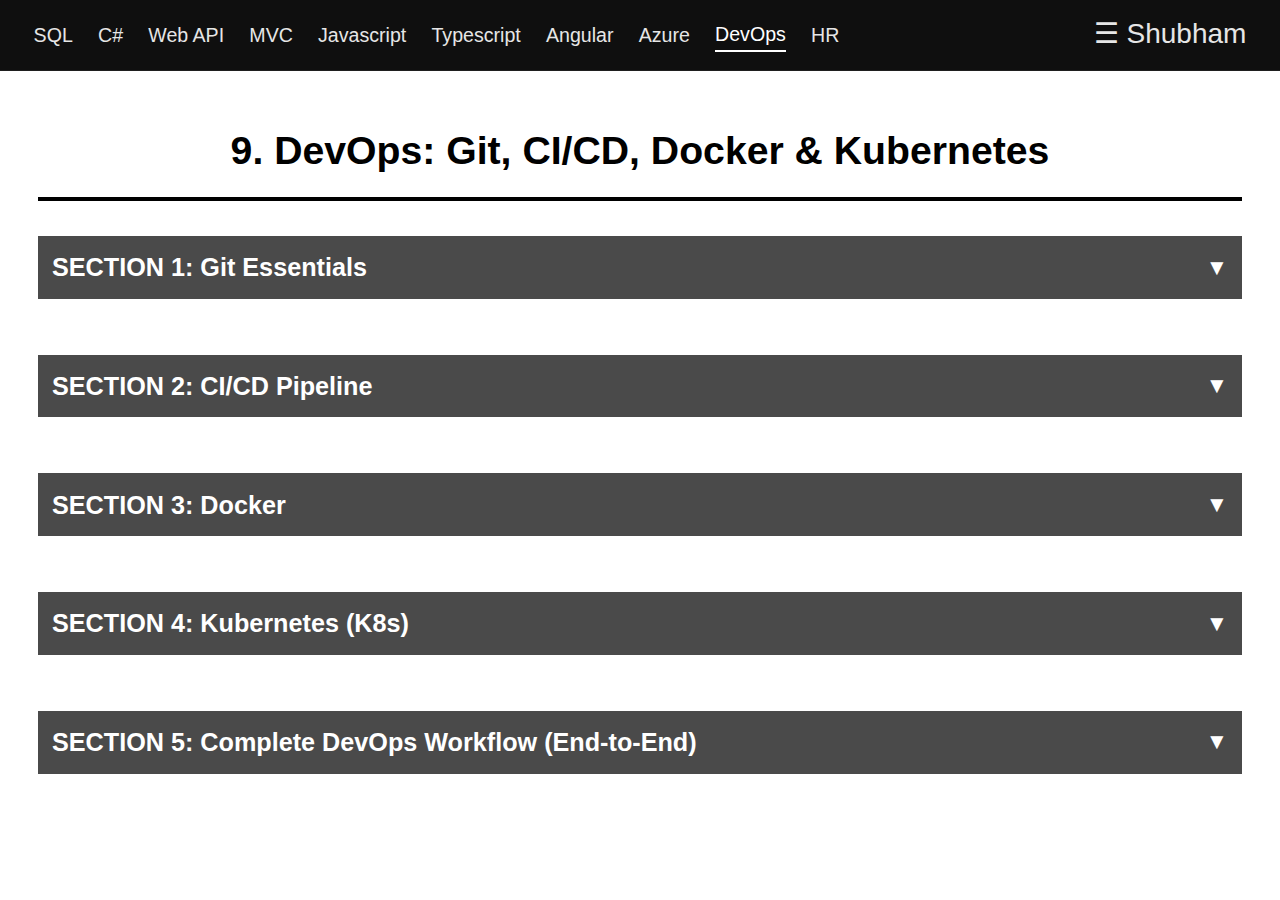
<file: Notes/DevOps.html>
<!doctype html>
<html lang="en">
  <head>
    <meta charset="UTF-8" />
    <meta name="viewport" content="width=device-width, initial-scale=1.0" />
    <link rel="stylesheet" href="../style.css" />
    <title>DevOps Notes</title>
  </head>
  <body>
    <h1>9. DevOps: Git, CI/CD, Docker &amp; Kubernetes</h1>

    <!-- ===================== SECTION 1 ===================== -->
    <h2 class="section-header" onclick="toggleSection(this)">
      SECTION 1: Git Essentials <span class="toggle-icon">▼</span>
    </h2>
    <div class="section-content">
      <table>
        <thead>
          <tr>
            <th>Command</th>
            <th>What it does</th>
            <th>Example</th>
          </tr>
        </thead>
        <tbody>
          <tr>
            <td><strong>git clone</strong></td>
            <td>Download entire project from server to your computer</td>
            <td><code>git clone https://repo-url</code></td>
          </tr>
          <tr>
            <td><strong>git status</strong></td>
            <td>Check what files changed since last commit</td>
            <td><code>git status</code></td>
          </tr>
          <tr>
            <td><strong>git add</strong></td>
            <td>Stage changed files to be committed (pack the box)</td>
            <td><code>git add .</code></td>
          </tr>
          <tr>
            <td><strong>git commit</strong></td>
            <td>Save staged changes with a message (seal the box)</td>
            <td><code>git commit -m "Fixed bug X"</code></td>
          </tr>
          <tr>
            <td><strong>git push</strong></td>
            <td>Send committed changes to server (mail the box)</td>
            <td><code>git push origin main</code></td>
          </tr>
          <tr>
            <td><strong>git pull</strong></td>
            <td>Download latest changes from server</td>
            <td><code>git pull origin main</code></td>
          </tr>
          <tr>
            <td><strong>git branch</strong></td>
            <td>Create separate workspace for a feature</td>
            <td><code>git branch feature-login</code></td>
          </tr>
          <tr>
            <td><strong>git checkout</strong></td>
            <td>Switch between branches</td>
            <td><code>git checkout feature-login</code></td>
          </tr>
          <tr>
            <td><strong>git merge</strong></td>
            <td>Combine changes from one branch into another</td>
            <td><code>git merge feature-login</code></td>
          </tr>
          <tr>
            <td><strong>Merge Conflicts</strong></td>
            <td>
              Same file changed in both branches — must resolve manually by
              choosing which version to keep
            </td>
            <td>Edit file → save → <code>git add .</code> → commit</td>
          </tr>
          <tr>
            <td><strong>.gitignore</strong></td>
            <td>
              Tell Git to ignore specific files — node_modules, secrets, build
              output
            </td>
            <td><code>.env, *.log, bin/, obj/</code></td>
          </tr>
          <tr>
            <td><strong>Pull Request (PR)</strong></td>
            <td>
              Ask team to review your branch before merging — quality check
              before code enters main
            </td>
            <td>GitHub / Azure DevOps PR interface</td>
          </tr>
        </tbody>
      </table>

      <div class="image-icons">
        <span class="image-icons-label">Images:</span>
        <button class="image-icon" onclick="toggleImage(this)" data-src="">
          📷
        </button>
        <button class="image-icon" onclick="toggleImage(this)" data-src="">
          📷
        </button>
      </div>
      <div class="image-preview-box"></div>
    </div>

    <!-- ===================== SECTION 2 ===================== -->
    <h2 class="section-header" onclick="toggleSection(this)">
      SECTION 2: CI/CD Pipeline <span class="toggle-icon">▼</span>
    </h2>
    <div class="section-content">
      <table>
        <thead>
          <tr>
            <th>Term</th>
            <th>Meaning</th>
            <th>Why important</th>
          </tr>
        </thead>
        <tbody>
          <tr>
            <td><strong>CI — Continuous Integration</strong></td>
            <td>
              Every push auto-compiles and runs tests. Instant feedback if
              something breaks.
            </td>
            <td>Catch bugs early, not in production</td>
          </tr>
          <tr>
            <td><strong>CD — Continuous Deployment</strong></td>
            <td>
              After tests pass, code automatically goes to production — no
              manual steps.
            </td>
            <td>Deploy instantly, no manual intervention</td>
          </tr>
          <tr>
            <td><strong>CR — Continuous Release</strong></td>
            <td>
              Code is always ready to deploy, but a human must approve before
              going live.
            </td>
            <td>You control when changes reach users</td>
          </tr>
        </tbody>
      </table>

      <div class="note">
        <p><strong>CI/CD Pipeline — Step-by-Step Flow:</strong></p>
        <ol>
          <li>
            <strong>Developer pushes code</strong> —
            <code>git push origin main</code>
          </li>
          <li>
            <strong>Pipeline triggers automatically</strong> — Git push
            detected, Azure DevOps starts pipeline with no manual action
          </li>
          <li>
            <strong>Build phase</strong> — <code>dotnet build</code> — if
            compile error, pipeline stops and you get an alert
          </li>
          <li>
            <strong>Test phase</strong> — <code>dotnet test</code> — if any test
            fails, pipeline stops before deployment
          </li>
          <li>
            <strong>Build Docker image</strong> — pipeline reads Dockerfile,
            creates a snapshot of your compiled app
          </li>
          <li>
            <strong>Push to Container Registry (ACR)</strong> — image tagged
            with version (<code>myapi:v1.2.3</code>) and stored in ACR
          </li>
          <li>
            <strong>Deploy to Dev</strong> — image deployed to Dev environment
            automatically
          </li>
          <li>
            <strong>Approval gate</strong> — pipeline pauses, waits for human
            approval before Staging/Production
          </li>
          <li>
            <strong>Deploy to Staging → Production</strong> — after approval,
            same image deployed to each environment
          </li>
          <li>
            <strong>App is live</strong> — container running, monitoring
            watching for errors
          </li>
        </ol>
      </div>

      <table>
        <thead>
          <tr>
            <th>YAML Section</th>
            <th>What it does</th>
            <th>Example</th>
          </tr>
        </thead>
        <tbody>
          <tr>
            <td><strong>trigger</strong></td>
            <td>When does pipeline run? (every push, only on PR, scheduled)</td>
            <td><code>trigger: - main</code></td>
          </tr>
          <tr>
            <td><strong>pool</strong></td>
            <td>Which machine runs the pipeline</td>
            <td><code>vmImage: 'ubuntu-latest'</code></td>
          </tr>
          <tr>
            <td><strong>variables</strong></td>
            <td>Store values reused across pipeline</td>
            <td><code>buildConfiguration: 'Release'</code></td>
          </tr>
          <tr>
            <td><strong>stages</strong></td>
            <td>Divide pipeline into logical phases</td>
            <td>Build → Test → Deploy</td>
          </tr>
          <tr>
            <td><strong>jobs</strong></td>
            <td>Tasks inside each stage that run in order</td>
            <td>Compile, Test, Build Docker, Push to ACR</td>
          </tr>
          <tr>
            <td><strong>steps</strong></td>
            <td>Individual commands to execute</td>
            <td>
              <code>dotnet build</code>, <code>dotnet test</code>,
              <code>docker build</code>
            </td>
          </tr>
        </tbody>
      </table>

      <table>
        <thead>
          <tr>
            <th>Concept</th>
            <th>What it means</th>
            <th>Why it matters</th>
          </tr>
        </thead>
        <tbody>
          <tr>
            <td><strong>Artifacts</strong></td>
            <td>
              Output from build (compiled .exe, Docker image) that gets deployed
            </td>
            <td>The actual thing deployed to production</td>
          </tr>
          <tr>
            <td><strong>Build Number</strong></td>
            <td>Each pipeline run gets a unique number (Build #123)</td>
            <td>Track exactly which code version is running in prod</td>
          </tr>
          <tr>
            <td><strong>Build Failure</strong></td>
            <td>Pipeline stops if code doesn't compile or tests fail</td>
            <td>Bad code never reaches production</td>
          </tr>
          <tr>
            <td><strong>Deployment Approval</strong></td>
            <td>Pipeline pauses at Staging/Production for human sign-off</td>
            <td>You control when code goes live</td>
          </tr>
          <tr>
            <td><strong>Rollback</strong></td>
            <td>
              If new deployment breaks prod, redeploy the previous working
              version
            </td>
            <td>Fast recovery with minimal damage</td>
          </tr>
          <tr>
            <td><strong>Secrets Management</strong></td>
            <td>Passwords and API keys stored in Key Vault — never in code</td>
            <td>Prevents security breaches</td>
          </tr>
        </tbody>
      </table>

      <div class="image-icons">
        <span class="image-icons-label">Images:</span>
        <button class="image-icon" onclick="toggleImage(this)" data-src="">
          📷
        </button>
        <button class="image-icon" onclick="toggleImage(this)" data-src="">
          📷
        </button>
      </div>
      <div class="image-preview-box"></div>
    </div>

    <!-- ===================== SECTION 3 ===================== -->
    <h2 class="section-header" onclick="toggleSection(this)">
      SECTION 3: Docker <span class="toggle-icon">▼</span>
    </h2>
    <div class="section-content">
      <table>
        <thead>
          <tr>
            <th>Problem</th>
            <th>Without Docker</th>
            <th>With Docker</th>
          </tr>
        </thead>
        <tbody>
          <tr>
            <td><strong>Different environments</strong></td>
            <td>
              Works on your PC, breaks on server (different OS, libraries)
            </td>
            <td>Same image works everywhere — Windows, Linux, Mac</td>
          </tr>
          <tr>
            <td><strong>Dependency issues</strong></td>
            <td>Missing .NET version, SQL driver → runtime errors</td>
            <td>Everything bundled in the Docker image</td>
          </tr>
          <tr>
            <td><strong>Deployment</strong></td>
            <td>Manual install steps, lots of room for error</td>
            <td>One command: <code>docker run</code> deploys everything</td>
          </tr>
          <tr>
            <td><strong>Scaling</strong></td>
            <td>Running multiple copies is complicated</td>
            <td>Run same image multiple times, load balance between them</td>
          </tr>
        </tbody>
      </table>

      <table>
        <thead>
          <tr>
            <th>Concept</th>
            <th>What it is</th>
            <th>Analogy</th>
          </tr>
        </thead>
        <tbody>
          <tr>
            <td><strong>Docker Image</strong></td>
            <td>Blueprint of your app with all dependencies baked in</td>
            <td>A recipe</td>
          </tr>
          <tr>
            <td><strong>Docker Container</strong></td>
            <td>A running instance of an image</td>
            <td>The cooked dish from the recipe</td>
          </tr>
          <tr>
            <td><strong>Dockerfile</strong></td>
            <td>Text file with step-by-step instructions to build an image</td>
            <td>The recipe ingredients and steps</td>
          </tr>
          <tr>
            <td><strong>Docker Hub / Registry</strong></td>
            <td>
              Cloud storage for Docker images (like GitHub but for images)
            </td>
            <td>A library of recipes</td>
          </tr>
          <tr>
            <td><strong>Azure Container Registry (ACR)</strong></td>
            <td>Private company image storage — your images are not public</td>
            <td>Your private recipe book</td>
          </tr>
          <tr>
            <td><strong>Volume</strong></td>
            <td>
              Persistent storage — data survives even after container restarts
            </td>
            <td>A storage locker that outlives the container</td>
          </tr>
          <tr>
            <td><strong>Port Mapping</strong></td>
            <td>
              Connect container port to host port to expose app to outside
            </td>
            <td>
              <code>-p 5000:80</code> = host port 5000 maps to container port 80
            </td>
          </tr>
        </tbody>
      </table>

      <table>
        <thead>
          <tr>
            <th>Command</th>
            <th>What it does</th>
            <th>Example</th>
          </tr>
        </thead>
        <tbody>
          <tr>
            <td><strong>docker build</strong></td>
            <td>Create image from Dockerfile</td>
            <td><code>docker build -t myapi:1.0 .</code></td>
          </tr>
          <tr>
            <td><strong>docker run</strong></td>
            <td>Create and start container from image</td>
            <td><code>docker run -d -p 5000:80 myapi:1.0</code></td>
          </tr>
          <tr>
            <td><strong>docker ps</strong></td>
            <td>List all running containers</td>
            <td><code>docker ps</code></td>
          </tr>
          <tr>
            <td><strong>docker stop</strong></td>
            <td>Stop a running container gracefully</td>
            <td><code>docker stop container-id</code></td>
          </tr>
          <tr>
            <td><strong>docker logs</strong></td>
            <td>View container output for debugging</td>
            <td><code>docker logs container-id</code></td>
          </tr>
          <tr>
            <td><strong>docker exec</strong></td>
            <td>Run a command inside a running container</td>
            <td><code>docker exec -it container-id bash</code></td>
          </tr>
          <tr>
            <td><strong>docker images</strong></td>
            <td>List all images on your computer</td>
            <td><code>docker images</code></td>
          </tr>
          <tr>
            <td><strong>docker push</strong></td>
            <td>Upload image to registry</td>
            <td><code>docker push acr.azurecr.io/myapi:1.0</code></td>
          </tr>
          <tr>
            <td><strong>docker pull</strong></td>
            <td>Download image from registry</td>
            <td><code>docker pull acr.azurecr.io/myapi:1.0</code></td>
          </tr>
          <tr>
            <td><strong>docker-compose up</strong></td>
            <td>Run multiple containers together (app + database)</td>
            <td><code>docker-compose up -d</code></td>
          </tr>
        </tbody>
      </table>

      <div class="note">
        <p><strong>Dockerfile — Line by Line:</strong></p>
        <pre>
FROM mcr.microsoft.com/dotnet/sdk:7.0 AS build
# Start with .NET SDK image as base (has the compiler)
# "AS build" = name this stage "build" for multi-stage use

WORKDIR /src
# Set working directory inside container to /src

COPY . .
# Copy all files from your computer into /src in container

RUN dotnet publish -c Release -o /app
# Compile in Release mode; output goes to /app

FROM mcr.microsoft.com/dotnet/aspnet:7.0
# New stage — lightweight runtime only (no compiler)
# Final image is much smaller than SDK image

WORKDIR /app

COPY --from=build /app .
# Copy only compiled output from the "build" stage

EXPOSE 80
# Container listens on port 80

ENTRYPOINT ["dotnet", "MyApp.dll"]
# Run this when container starts</pre
        >
      </div>

      <table>
        <thead>
          <tr>
            <th>Without Multi-Stage Build</th>
            <th>With Multi-Stage Build</th>
          </tr>
        </thead>
        <tbody>
          <tr>
            <td>Final image includes SDK (~1 GB)</td>
            <td>Final image has runtime only (~200 MB) — 5× smaller</td>
          </tr>
          <tr>
            <td>Includes compiler and build tools not needed at runtime</td>
            <td>Only what's needed to run the app</td>
          </tr>
          <tr>
            <td>Slower deployment, more storage cost</td>
            <td>Faster deployment, cheaper cloud storage</td>
          </tr>
        </tbody>
      </table>

      <div class="note">
        <p><strong>Docker Layer Caching:</strong></p>
        <ul>
          <li>
            <strong>Each Dockerfile line = one layer</strong> (filesystem
            snapshot)
          </li>
          <li>
            <strong>Unchanged layers are reused from cache</strong> — builds in
            seconds instead of minutes
          </li>
          <li>
            <strong>Put frequently changing commands LAST</strong> — copy source
            code after installing dependencies, so the install layer is cached
            and reused even when code changes
          </li>
          <li>
            <strong>Smaller image = faster everything</strong> — less download
            time, faster deployments, lower storage cost
          </li>
        </ul>
      </div>

      <div class="image-icons">
        <span class="image-icons-label">Images:</span>
        <button class="image-icon" onclick="toggleImage(this)" data-src="">
          📷
        </button>
        <button class="image-icon" onclick="toggleImage(this)" data-src="">
          📷
        </button>
      </div>
      <div class="image-preview-box"></div>
    </div>

    <!-- ===================== SECTION 4 ===================== -->
    <h2 class="section-header" onclick="toggleSection(this)">
      SECTION 4: Kubernetes (K8s) <span class="toggle-icon">▼</span>
    </h2>
    <div class="section-content">
      <div class="note">
        <p>
          <strong>What is Kubernetes?</strong> Automatic manager for Docker
          containers. Handles running, scaling, updating, and healing containers
          across multiple machines. You declare what you want — K8s figures out
          how to make it happen.
        </p>
        <ul>
          <li>
            <strong>Use K8s when:</strong> Many containers running across
            multiple servers at scale (like Netflix, Spotify)
          </li>
          <li>
            <strong>Don't use K8s when:</strong> 1–2 containers on a single
            machine — just use Docker or App Service
          </li>
        </ul>
      </div>

      <table>
        <thead>
          <tr>
            <th>Component</th>
            <th>What it does</th>
            <th>Real-world example</th>
          </tr>
        </thead>
        <tbody>
          <tr>
            <td><strong>Cluster</strong></td>
            <td>Group of machines (servers) running Kubernetes together</td>
            <td>10 servers in a data center = 1 K8s cluster</td>
          </tr>
          <tr>
            <td><strong>Node</strong></td>
            <td>
              Single machine/server inside the cluster that runs containers
            </td>
            <td>One physical or virtual server</td>
          </tr>
          <tr>
            <td><strong>Pod</strong></td>
            <td>Smallest K8s unit — 1+ containers running together</td>
            <td>Usually 1 container per pod (your API)</td>
          </tr>
          <tr>
            <td><strong>Deployment</strong></td>
            <td>
              Instructions: "run 5 copies of my API, keep them running always"
            </td>
            <td>You declare 5 replicas → K8s creates and manages them</td>
          </tr>
          <tr>
            <td><strong>Service</strong></td>
            <td>
              Load balancer in front of multiple pods — single endpoint,
              balanced traffic
            </td>
            <td>5 API pods behind one URL — traffic split between them</td>
          </tr>
          <tr>
            <td><strong>ReplicaSet</strong></td>
            <td>Ensures desired number of pods are always running</td>
            <td>
              1 pod crashes → ReplicaSet creates a replacement immediately
            </td>
          </tr>
          <tr>
            <td><strong>ConfigMap</strong></td>
            <td>Store non-secret config (database URL, environment name)</td>
            <td>
              Dev vs Prod can have different DB URLs without rebuilding image
            </td>
          </tr>
          <tr>
            <td><strong>Secret</strong></td>
            <td>Store sensitive config (passwords, API keys) encrypted</td>
            <td>DB password injected at runtime — never in code</td>
          </tr>
          <tr>
            <td><strong>Ingress</strong></td>
            <td>
              External HTTP entry point — routes traffic to the right service
            </td>
            <td><code>api.example.com</code> → routes to API service</td>
          </tr>
          <tr>
            <td><strong>Namespace</strong></td>
            <td>
              Logical isolation inside cluster — separate dev, staging, prod
            </td>
            <td>Prevent accidents, easier management per environment</td>
          </tr>
        </tbody>
      </table>

      <div class="note">
        <p><strong>How Kubernetes Works — Step-by-Step:</strong></p>
        <ol>
          <li>
            Write a <strong>Deployment YAML</strong> — "run 5 replicas of
            myapi:1.0, listen on port 80"
          </li>
          <li>Apply it: <code>kubectl apply -f deployment.yaml</code></li>
          <li>
            K8s <strong>schedules pods</strong> across available nodes,
            distributing load evenly
          </li>
          <li>
            Each pod <strong>pulls the Docker image</strong> from ACR and starts
            the container
          </li>
          <li>
            A <strong>Service</strong> sits in front of all 5 pods — single
            entry point, load balanced
          </li>
          <li>
            K8s <strong>continuously health-checks</strong> pods — if one
            crashes, a new one is created automatically
          </li>
          <li>
            <strong>Scale up:</strong>
            <code>kubectl scale deployment myapi --replicas=10</code> → 5 more
            pods instantly
          </li>
          <li>
            <strong>Rolling update:</strong> new image available → K8s replaces
            pods one at a time → zero downtime
          </li>
        </ol>
      </div>

      <div class="note">
        <p><strong>Basic Deployment YAML:</strong></p>
        <pre>
apiVersion: apps/v1
kind: Deployment
metadata:
  name: myapi
spec:
  replicas: 5                        # Run 5 copies
  selector:
    matchLabels:
      app: myapi                     # Manage pods with this label
  template:
    metadata:
      labels:
        app: myapi
    spec:
      containers:
      - name: myapi
        image: acr.azurecr.io/myapi:1.0   # Always use specific tag, never "latest"
        ports:
        - containerPort: 80
        env:
        - name: DATABASE_URL
          valueFrom:
            configMapKeyRef:
              name: app-config
              key: db-url            # Config from ConfigMap, not hardcoded</pre
        >
      </div>

      <table>
        <thead>
          <tr>
            <th>Command</th>
            <th>What it does</th>
            <th>Example</th>
          </tr>
        </thead>
        <tbody>
          <tr>
            <td><strong>kubectl apply</strong></td>
            <td>Create or update from YAML file</td>
            <td><code>kubectl apply -f deployment.yaml</code></td>
          </tr>
          <tr>
            <td><strong>kubectl get pods</strong></td>
            <td>List all running pods</td>
            <td><code>kubectl get pods -n default</code></td>
          </tr>
          <tr>
            <td><strong>kubectl get deployments</strong></td>
            <td>List all deployments</td>
            <td><code>kubectl get deployments</code></td>
          </tr>
          <tr>
            <td><strong>kubectl logs</strong></td>
            <td>View pod output for debugging</td>
            <td><code>kubectl logs myapi-pod-123</code></td>
          </tr>
          <tr>
            <td><strong>kubectl exec</strong></td>
            <td>Run command inside a pod</td>
            <td><code>kubectl exec -it myapi-pod-123 bash</code></td>
          </tr>
          <tr>
            <td><strong>kubectl scale</strong></td>
            <td>Change number of replicas</td>
            <td><code>kubectl scale deployment myapi --replicas=10</code></td>
          </tr>
          <tr>
            <td><strong>kubectl set image</strong></td>
            <td>Update to new image version (triggers rolling update)</td>
            <td>
              <code
                >kubectl set image deployment/myapi
                myapi=acr.azurecr.io/myapi:2.0</code
              >
            </td>
          </tr>
          <tr>
            <td><strong>kubectl delete</strong></td>
            <td>Delete deployment and all its pods</td>
            <td><code>kubectl delete deployment myapi</code></td>
          </tr>
          <tr>
            <td><strong>kubectl rollout undo</strong></td>
            <td>Rollback to previous working deployment</td>
            <td><code>kubectl rollout undo deployment/myapi</code></td>
          </tr>
        </tbody>
      </table>

      <table>
        <thead>
          <tr>
            <th>Tool</th>
            <th>What it is</th>
            <th>When to use</th>
            <th>Complexity</th>
          </tr>
        </thead>
        <tbody>
          <tr>
            <td><strong>Docker</strong></td>
            <td>Package app into container</td>
            <td>Dev, testing, single server deployment</td>
            <td>⭐ Easy</td>
          </tr>
          <tr>
            <td><strong>Azure App Service</strong></td>
            <td>Managed hosting — Azure handles everything</td>
            <td>Small-medium app, no server management</td>
            <td>⭐⭐ Medium</td>
          </tr>
          <tr>
            <td><strong>Kubernetes (AKS)</strong></td>
            <td>Orchestrate 100s–1000s of containers across many servers</td>
            <td>Large scale, auto-scaling, complex deployments</td>
            <td>⭐⭐⭐ Hard</td>
          </tr>
        </tbody>
      </table>

      <div class="note">
        <p><strong>Kubernetes Best Practices:</strong></p>
        <ul>
          <li>
            <strong>Never use <code>latest</code> tag</strong> — always specify
            version (<code>myapi:1.2.3</code>). <code>latest</code> is
            unpredictable across different servers.
          </li>
          <li>
            <strong>Set resource limits</strong> — specify CPU and memory per
            pod. Prevents one pod from consuming all resources and crashing
            others.
          </li>
          <li>
            <strong>Add liveness probes</strong> — K8s pings your health
            endpoint. Unhealthy pods are restarted automatically.
          </li>
          <li>
            <strong>Use Namespaces</strong> — separate dev, staging, prod to
            prevent accidents and ease management.
          </li>
          <li>
            <strong>Use Secrets for credentials</strong> — passwords and API
            keys are encrypted; never put them in YAML files.
          </li>
          <li>
            <strong>Use ConfigMaps for config</strong> — change settings without
            rebuilding the image.
          </li>
        </ul>
      </div>

      <div class="image-icons">
        <span class="image-icons-label">Images:</span>
        <button class="image-icon" onclick="toggleImage(this)" data-src="">
          📷
        </button>
        <button class="image-icon" onclick="toggleImage(this)" data-src="">
          📷
        </button>
      </div>
      <div class="image-preview-box"></div>
    </div>

    <!-- ===================== SECTION 5 ===================== -->
    <h2 class="section-header" onclick="toggleSection(this)">
      SECTION 5: Complete DevOps Workflow (End-to-End)
      <span class="toggle-icon">▼</span>
    </h2>
    <div class="section-content">
      <table>
        <thead>
          <tr>
            <th>Phase</th>
            <th>What happens</th>
          </tr>
        </thead>
        <tbody>
          <tr>
            <td><strong>DEVELOP</strong></td>
            <td>
              Write C# API → create Dockerfile → write pipeline YAML →
              <code>git push origin main</code>
            </td>
          </tr>
          <tr>
            <td><strong>BUILD</strong></td>
            <td>
              Git push triggers pipeline → <code>dotnet build</code> →
              <code>dotnet test</code> → build Docker image → push to ACR with
              version tag
            </td>
          </tr>
          <tr>
            <td><strong>DEPLOY</strong></td>
            <td>
              Auto-deploy to Dev → Approval gate → Deploy to Staging → QA
              testing → Final approval → Deploy to Production
            </td>
          </tr>
          <tr>
            <td><strong>RUN</strong></td>
            <td>
              Kubernetes / App Service runs container → 5 replicas load-balanced
              → K8s health checks → auto-heal on crash → auto-scale on traffic
              spike → Application Insights monitors everything
            </td>
          </tr>
        </tbody>
      </table>

      <div class="note">
        <p><strong>Full Flow in One Line:</strong></p>
        <p>
          Developer pushes code → Pipeline builds &amp; tests → Docker image
          pushed to ACR → Deployed to Dev → Approval → Staging → Approval →
          Production → Kubernetes runs, heals, and scales automatically →
          Application Insights monitors
        </p>
      </div>

      <table>
        <thead>
          <tr>
            <th>Benefit</th>
            <th>What it means</th>
            <th>Impact</th>
          </tr>
        </thead>
        <tbody>
          <tr>
            <td><strong>Faster deployment</strong></td>
            <td>Deploy in minutes, not days</td>
            <td>Respond to issues and ship features faster</td>
          </tr>
          <tr>
            <td><strong>Higher reliability</strong></td>
            <td>Automated tests catch bugs before prod</td>
            <td>Fewer outages, better user experience</td>
          </tr>
          <tr>
            <td><strong>Auto-scaling</strong></td>
            <td>Traffic spike? More pods created automatically</td>
            <td>Always responsive, no manual action needed</td>
          </tr>
          <tr>
            <td><strong>Self-healing</strong></td>
            <td>Pod crashes? New one starts automatically</td>
            <td>Zero downtime even during failures</td>
          </tr>
          <tr>
            <td><strong>Easy rollback</strong></td>
            <td>Bad deployment? Roll back to previous version instantly</td>
            <td>Minimal damage, fast recovery</td>
          </tr>
          <tr>
            <td><strong>Consistent environments</strong></td>
            <td>Dev, staging, prod all run same Docker image</td>
            <td>"Works on my machine" problem solved forever</td>
          </tr>
          <tr>
            <td><strong>Cost optimization</strong></td>
            <td>Auto-scale down when traffic is low</td>
            <td>Pay only for what you actually use</td>
          </tr>
        </tbody>
      </table>

      <div class="image-icons">
        <span class="image-icons-label">Images:</span>
        <button class="image-icon" onclick="toggleImage(this)" data-src="">
          📷
        </button>
        <button class="image-icon" onclick="toggleImage(this)" data-src="">
          📷
        </button>
      </div>
      <div class="image-preview-box"></div>
    </div>

    <script src="../change.js"></script>
  </body>
</html>
</file>
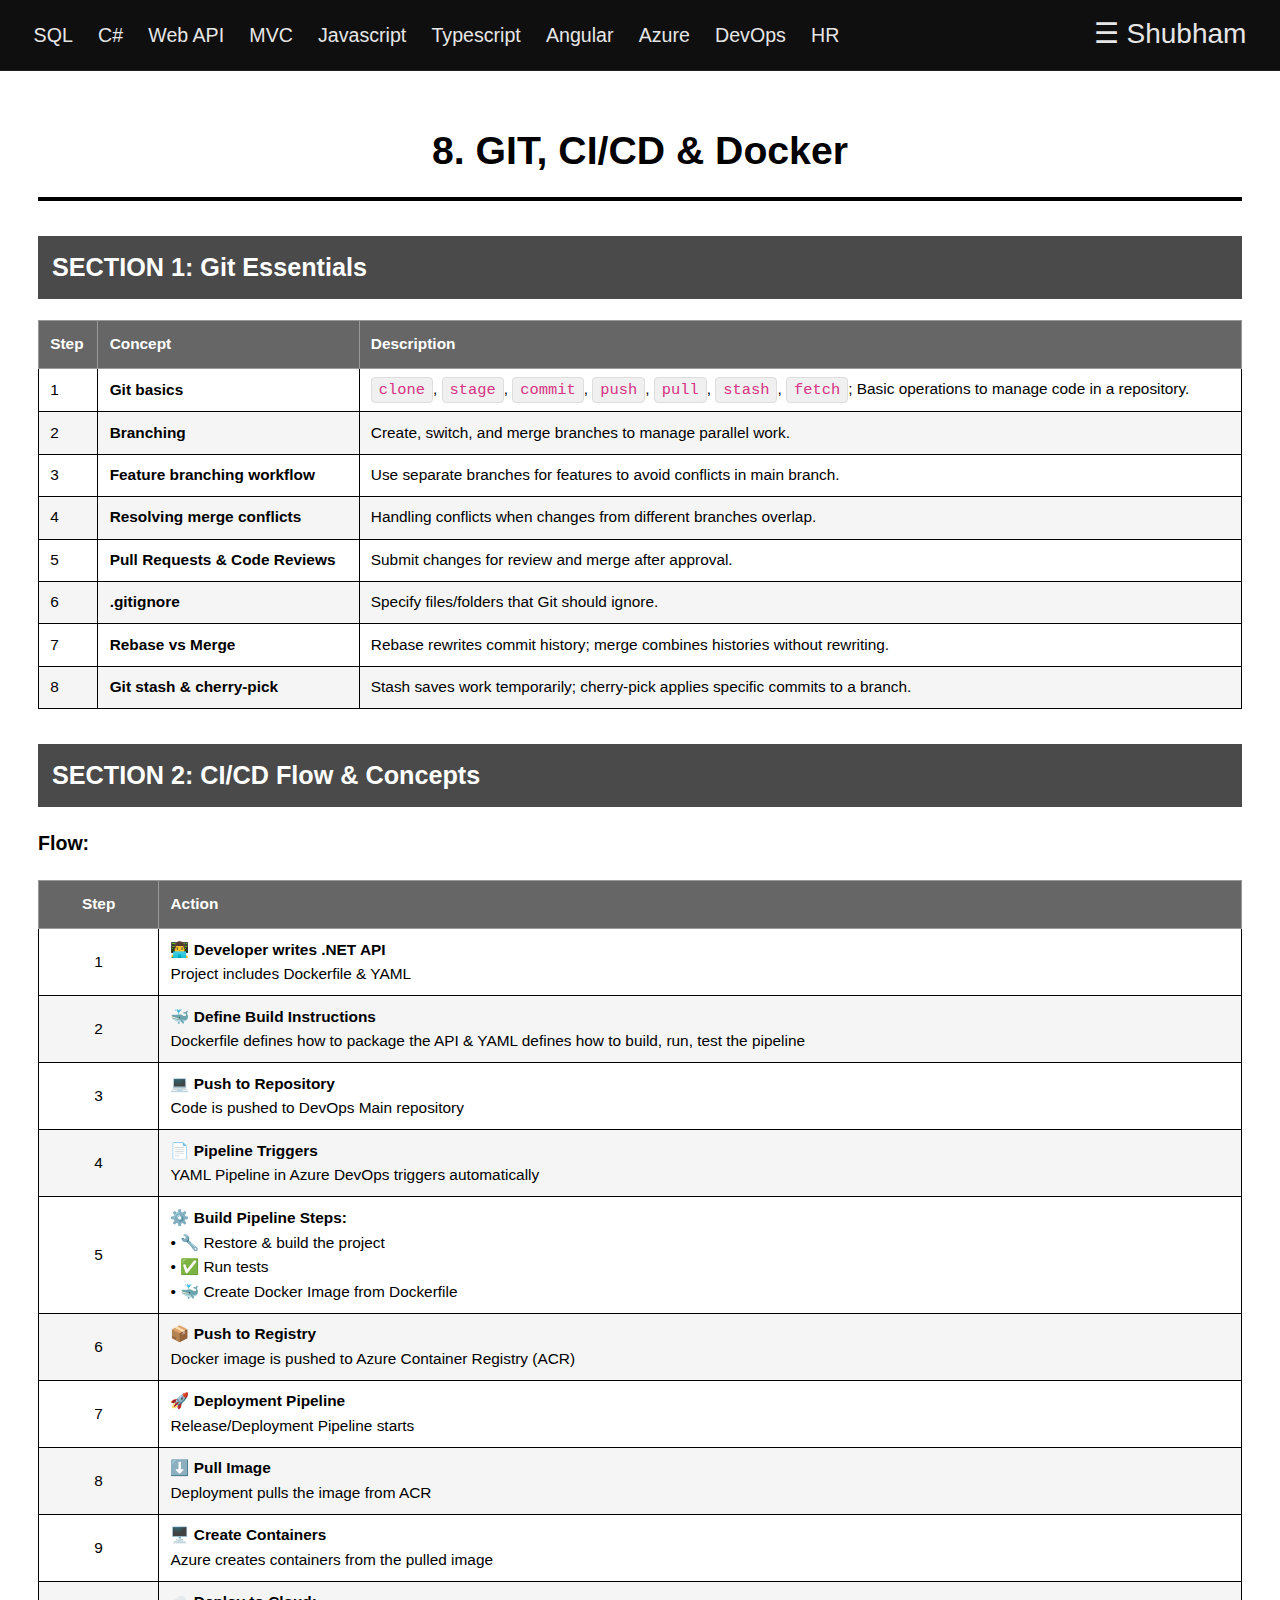
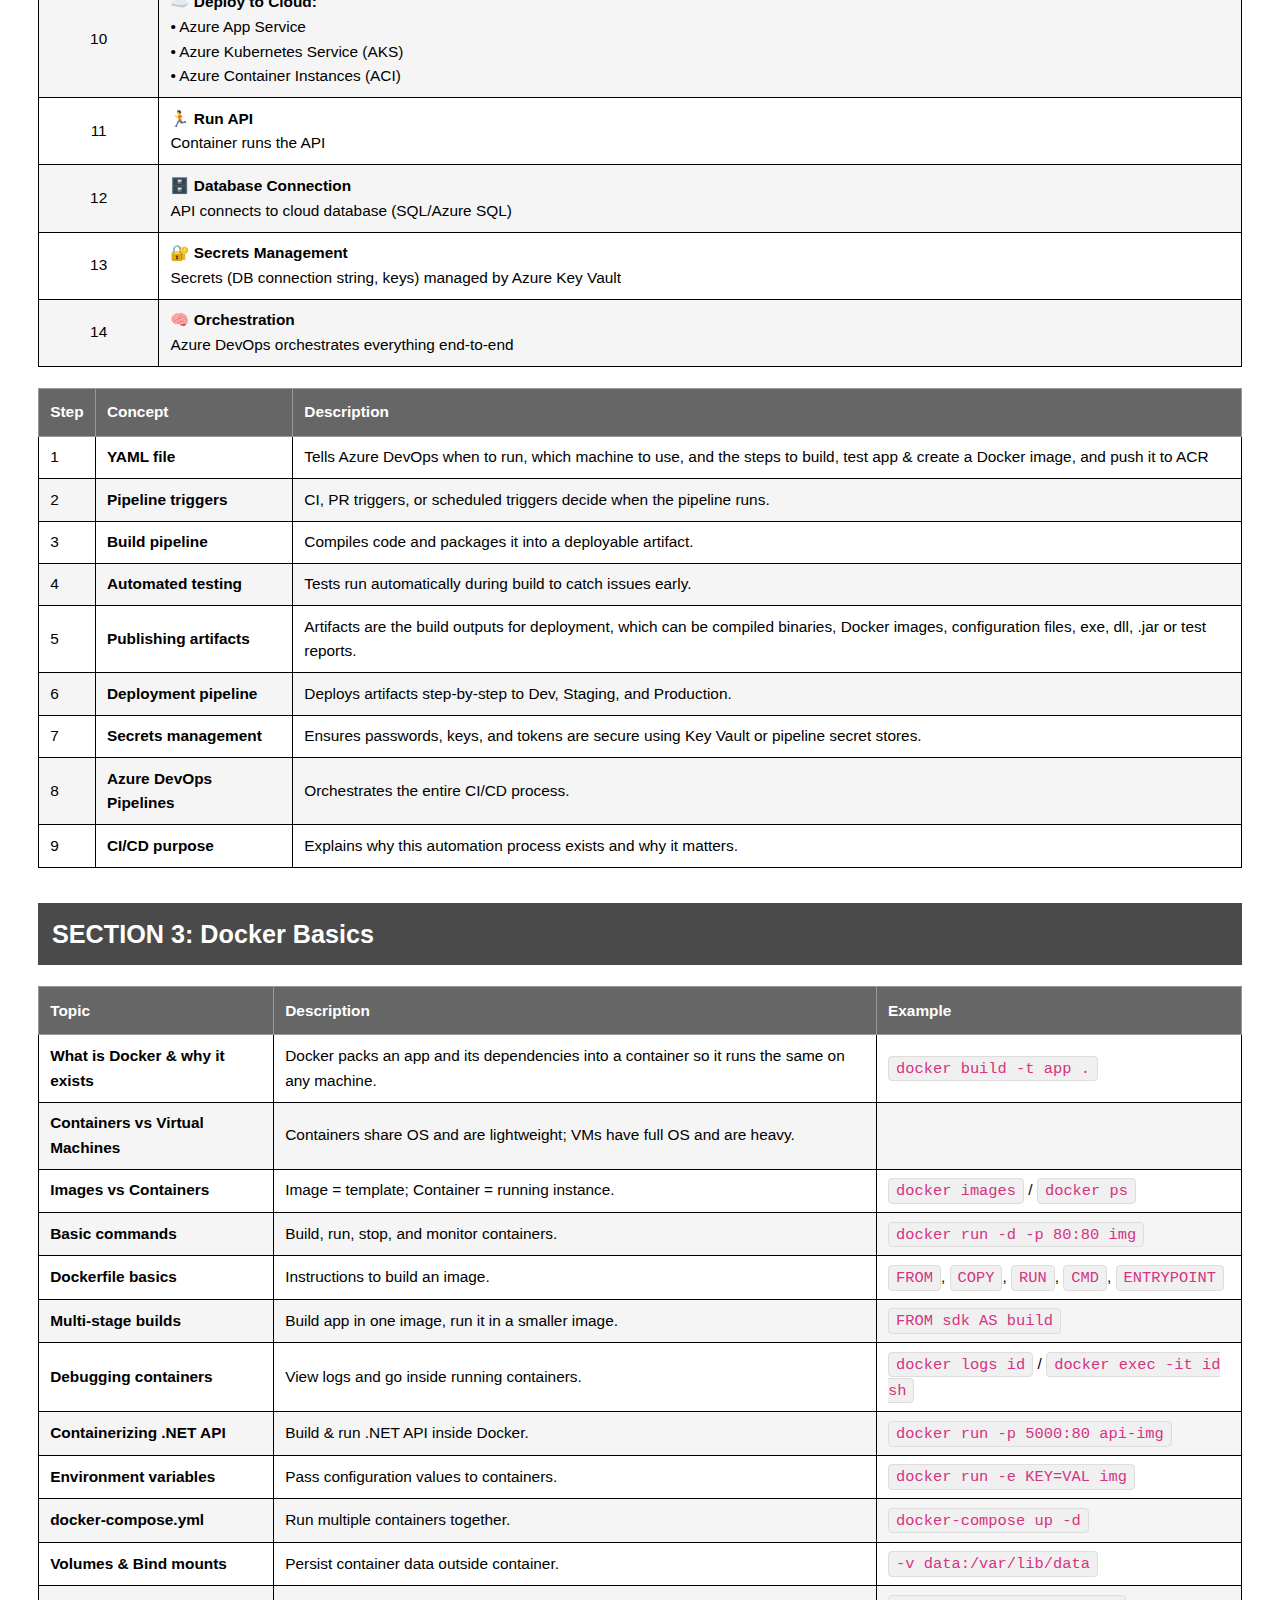
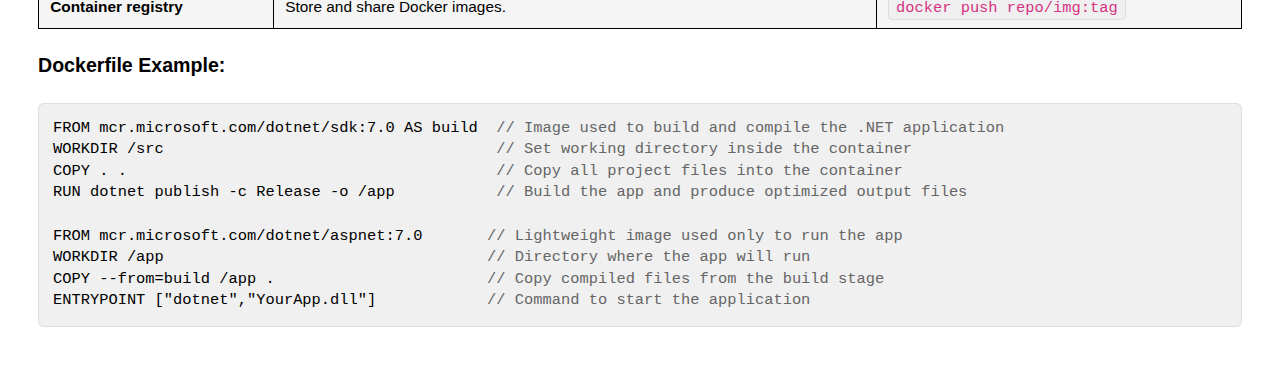
<file: Notes/GitDocker.html>
<!DOCTYPE html>
<html lang="en">
  <head>
    <meta charset="UTF-8" />
    <meta name="viewport" content="width=device-width, initial-scale=1.0" />
    <link rel="stylesheet" href="../style.css" />
    <title>GIT, CI/CD & Docker Notes</title>
  </head>
  <body>
    <h1>8. GIT, CI/CD & Docker</h1>

    <h2>SECTION 1: Git Essentials</h2>
    <table>
      <thead>
        <tr>
          <th>Step</th>
          <th>Concept</th>
          <th>Description</th>
        </tr>
      </thead>
      <tbody>
        <tr>
          <td>1</td>
          <td><strong>Git basics</strong></td>
          <td>
            <code>clone</code>, <code>stage</code>, <code>commit</code>,
            <code>push</code>, <code>pull</code>, <code>stash</code>,
            <code>fetch</code>; Basic operations to manage code in a repository.
          </td>
        </tr>
        <tr>
          <td>2</td>
          <td><strong>Branching</strong></td>
          <td>Create, switch, and merge branches to manage parallel work.</td>
        </tr>
        <tr>
          <td>3</td>
          <td><strong>Feature branching workflow</strong></td>
          <td>
            Use separate branches for features to avoid conflicts in main
            branch.
          </td>
        </tr>
        <tr>
          <td>4</td>
          <td><strong>Resolving merge conflicts</strong></td>
          <td>
            Handling conflicts when changes from different branches overlap.
          </td>
        </tr>
        <tr>
          <td>5</td>
          <td><strong>Pull Requests & Code Reviews</strong></td>
          <td>Submit changes for review and merge after approval.</td>
        </tr>
        <tr>
          <td>6</td>
          <td><strong>.gitignore</strong></td>
          <td>Specify files/folders that Git should ignore.</td>
        </tr>
        <tr>
          <td>7</td>
          <td><strong>Rebase vs Merge</strong></td>
          <td>
            Rebase rewrites commit history; merge combines histories without
            rewriting.
          </td>
        </tr>
        <tr>
          <td>8</td>
          <td><strong>Git stash & cherry-pick</strong></td>
          <td>
            Stash saves work temporarily; cherry-pick applies specific commits
            to a branch.
          </td>
        </tr>
      </tbody>
    </table>

    <h2>SECTION 2: CI/CD Flow & Concepts</h2>
    <h3>Flow:</h3>

    <table>
      <thead>
        <tr>
          <th style="width: 10%; text-align: center">Step</th>
          <th style="width: 90%">Action</th>
        </tr>
      </thead>
      <tbody>
        <tr>
          <td style="text-align: center">1</td>
          <td>
            <strong>👨‍💻 Developer writes .NET API</strong><br />Project includes
            Dockerfile & YAML
          </td>
        </tr>
        <tr>
          <td style="text-align: center">2</td>
          <td>
            <strong>🐳 Define Build Instructions</strong><br />Dockerfile
            defines how to package the API & YAML defines how to build, run,
            test the pipeline
          </td>
        </tr>
        <tr>
          <td style="text-align: center">3</td>
          <td>
            <strong>💻 Push to Repository</strong><br />Code is pushed to DevOps
            Main repository
          </td>
        </tr>
        <tr>
          <td style="text-align: center">4</td>
          <td>
            <strong>📄 Pipeline Triggers</strong><br />YAML Pipeline in Azure
            DevOps triggers automatically
          </td>
        </tr>
        <tr>
          <td style="text-align: center">5</td>
          <td>
            <strong>⚙️ Build Pipeline Steps:</strong><br />
            • 🔧 Restore & build the project<br />
            • ✅ Run tests<br />
            • 🐳 Create Docker Image from Dockerfile
          </td>
        </tr>
        <tr>
          <td style="text-align: center">6</td>
          <td>
            <strong>📦 Push to Registry</strong><br />Docker image is pushed to
            Azure Container Registry (ACR)
          </td>
        </tr>
        <tr>
          <td style="text-align: center">7</td>
          <td>
            <strong>🚀 Deployment Pipeline</strong><br />Release/Deployment
            Pipeline starts
          </td>
        </tr>
        <tr>
          <td style="text-align: center">8</td>
          <td>
            <strong>⬇️ Pull Image</strong><br />Deployment pulls the image from
            ACR
          </td>
        </tr>
        <tr>
          <td style="text-align: center">9</td>
          <td>
            <strong>🖥️ Create Containers</strong><br />Azure creates containers
            from the pulled image
          </td>
        </tr>
        <tr>
          <td style="text-align: center">10</td>
          <td>
            <strong>☁️ Deploy to Cloud:</strong><br />
            • Azure App Service<br />
            • Azure Kubernetes Service (AKS)<br />
            • Azure Container Instances (ACI)
          </td>
        </tr>
        <tr>
          <td style="text-align: center">11</td>
          <td><strong>🏃 Run API</strong><br />Container runs the API</td>
        </tr>
        <tr>
          <td style="text-align: center">12</td>
          <td>
            <strong>🗄️ Database Connection</strong><br />API connects to cloud
            database (SQL/Azure SQL)
          </td>
        </tr>
        <tr>
          <td style="text-align: center">13</td>
          <td>
            <strong>🔐 Secrets Management</strong><br />Secrets (DB connection
            string, keys) managed by Azure Key Vault
          </td>
        </tr>
        <tr>
          <td style="text-align: center">14</td>
          <td>
            <strong>🧠 Orchestration</strong><br />Azure DevOps orchestrates
            everything end-to-end
          </td>
        </tr>
      </tbody>
    </table>

    <table>
      <thead>
        <tr>
          <th>Step</th>
          <th>Concept</th>
          <th>Description</th>
        </tr>
      </thead>
      <tbody>
        <tr>
          <td>1</td>
          <td><strong>YAML file</strong></td>
          <td>
            Tells Azure DevOps when to run, which machine to use, and the steps
            to build, test app & create a Docker image, and push it to ACR
          </td>
        </tr>
        <tr>
          <td>2</td>
          <td><strong>Pipeline triggers</strong></td>
          <td>
            CI, PR triggers, or scheduled triggers decide when the pipeline
            runs.
          </td>
        </tr>
        <tr>
          <td>3</td>
          <td><strong>Build pipeline</strong></td>
          <td>Compiles code and packages it into a deployable artifact.</td>
        </tr>
        <tr>
          <td>4</td>
          <td><strong>Automated testing</strong></td>
          <td>Tests run automatically during build to catch issues early.</td>
        </tr>
        <tr>
          <td>5</td>
          <td><strong>Publishing artifacts</strong></td>
          <td>
            Artifacts are the build outputs for deployment, which can be
            compiled binaries, Docker images, configuration files, exe, dll,
            .jar or test reports.
          </td>
        </tr>
        <tr>
          <td>6</td>
          <td><strong>Deployment pipeline</strong></td>
          <td>
            Deploys artifacts step-by-step to Dev, Staging, and Production.
          </td>
        </tr>
        <tr>
          <td>7</td>
          <td><strong>Secrets management</strong></td>
          <td>
            Ensures passwords, keys, and tokens are secure using Key Vault or
            pipeline secret stores.
          </td>
        </tr>
        <tr>
          <td>8</td>
          <td><strong>Azure DevOps Pipelines</strong></td>
          <td>Orchestrates the entire CI/CD process.</td>
        </tr>
        <tr>
          <td>9</td>
          <td><strong>CI/CD purpose</strong></td>
          <td>
            Explains why this automation process exists and why it matters.
          </td>
        </tr>
      </tbody>
    </table>

    <h2>SECTION 3: Docker Basics</h2>
    <table>
      <thead>
        <tr>
          <th>Topic</th>
          <th>Description</th>
          <th>Example</th>
        </tr>
      </thead>
      <tbody>
        <tr>
          <td><strong>What is Docker & why it exists</strong></td>
          <td>
            Docker packs an app and its dependencies into a container so it runs
            the same on any machine.
          </td>
          <td><code>docker build -t app .</code></td>
        </tr>
        <tr>
          <td><strong>Containers vs Virtual Machines</strong></td>
          <td>
            Containers share OS and are lightweight; VMs have full OS and are
            heavy.
          </td>
          <td></td>
        </tr>
        <tr>
          <td><strong>Images vs Containers</strong></td>
          <td>Image = template; Container = running instance.</td>
          <td><code>docker images</code> / <code>docker ps</code></td>
        </tr>
        <tr>
          <td><strong>Basic commands</strong></td>
          <td>Build, run, stop, and monitor containers.</td>
          <td><code>docker run -d -p 80:80 img</code></td>
        </tr>
        <tr>
          <td><strong>Dockerfile basics</strong></td>
          <td>Instructions to build an image.</td>
          <td>
            <code>FROM</code>, <code>COPY</code>, <code>RUN</code>,
            <code>CMD</code>, <code>ENTRYPOINT</code>
          </td>
        </tr>
        <tr>
          <td><strong>Multi-stage builds</strong></td>
          <td>Build app in one image, run it in a smaller image.</td>
          <td><code>FROM sdk AS build</code></td>
        </tr>
        <tr>
          <td><strong>Debugging containers</strong></td>
          <td>View logs and go inside running containers.</td>
          <td>
            <code>docker logs id</code> / <code>docker exec -it id sh</code>
          </td>
        </tr>
        <tr>
          <td><strong>Containerizing .NET API</strong></td>
          <td>Build & run .NET API inside Docker.</td>
          <td><code>docker run -p 5000:80 api-img</code></td>
        </tr>
        <tr>
          <td><strong>Environment variables</strong></td>
          <td>Pass configuration values to containers.</td>
          <td><code>docker run -e KEY=VAL img</code></td>
        </tr>
        <tr>
          <td><strong>docker-compose.yml</strong></td>
          <td>Run multiple containers together.</td>
          <td><code>docker-compose up -d</code></td>
        </tr>
        <tr>
          <td><strong>Volumes & Bind mounts</strong></td>
          <td>Persist container data outside container.</td>
          <td><code>-v data:/var/lib/data</code></td>
        </tr>
        <tr>
          <td><strong>Container registry</strong></td>
          <td>Store and share Docker images.</td>
          <td><code>docker push repo/img:tag</code></td>
        </tr>
      </tbody>
    </table>

    <h3>Dockerfile Example:</h3>
    <pre>FROM mcr.microsoft.com/dotnet/sdk:7.0 AS build  <span style="color: #666;">// Image used to build and compile the .NET application</span>
WORKDIR /src                                    <span style="color: #666;">// Set working directory inside the container</span>
COPY . .                                        <span style="color: #666;">// Copy all project files into the container</span>
RUN dotnet publish -c Release -o /app           <span style="color: #666;">// Build the app and produce optimized output files</span>

FROM mcr.microsoft.com/dotnet/aspnet:7.0       <span style="color: #666;">// Lightweight image used only to run the app</span>
WORKDIR /app                                   <span style="color: #666;">// Directory where the app will run</span>
COPY --from=build /app .                       <span style="color: #666;">// Copy compiled files from the build stage</span>
ENTRYPOINT ["dotnet","YourApp.dll"]            <span style="color: #666;">// Command to start the application</span></pre>

    <script src="../change.js"></script>
  </body>
</html>
</file>
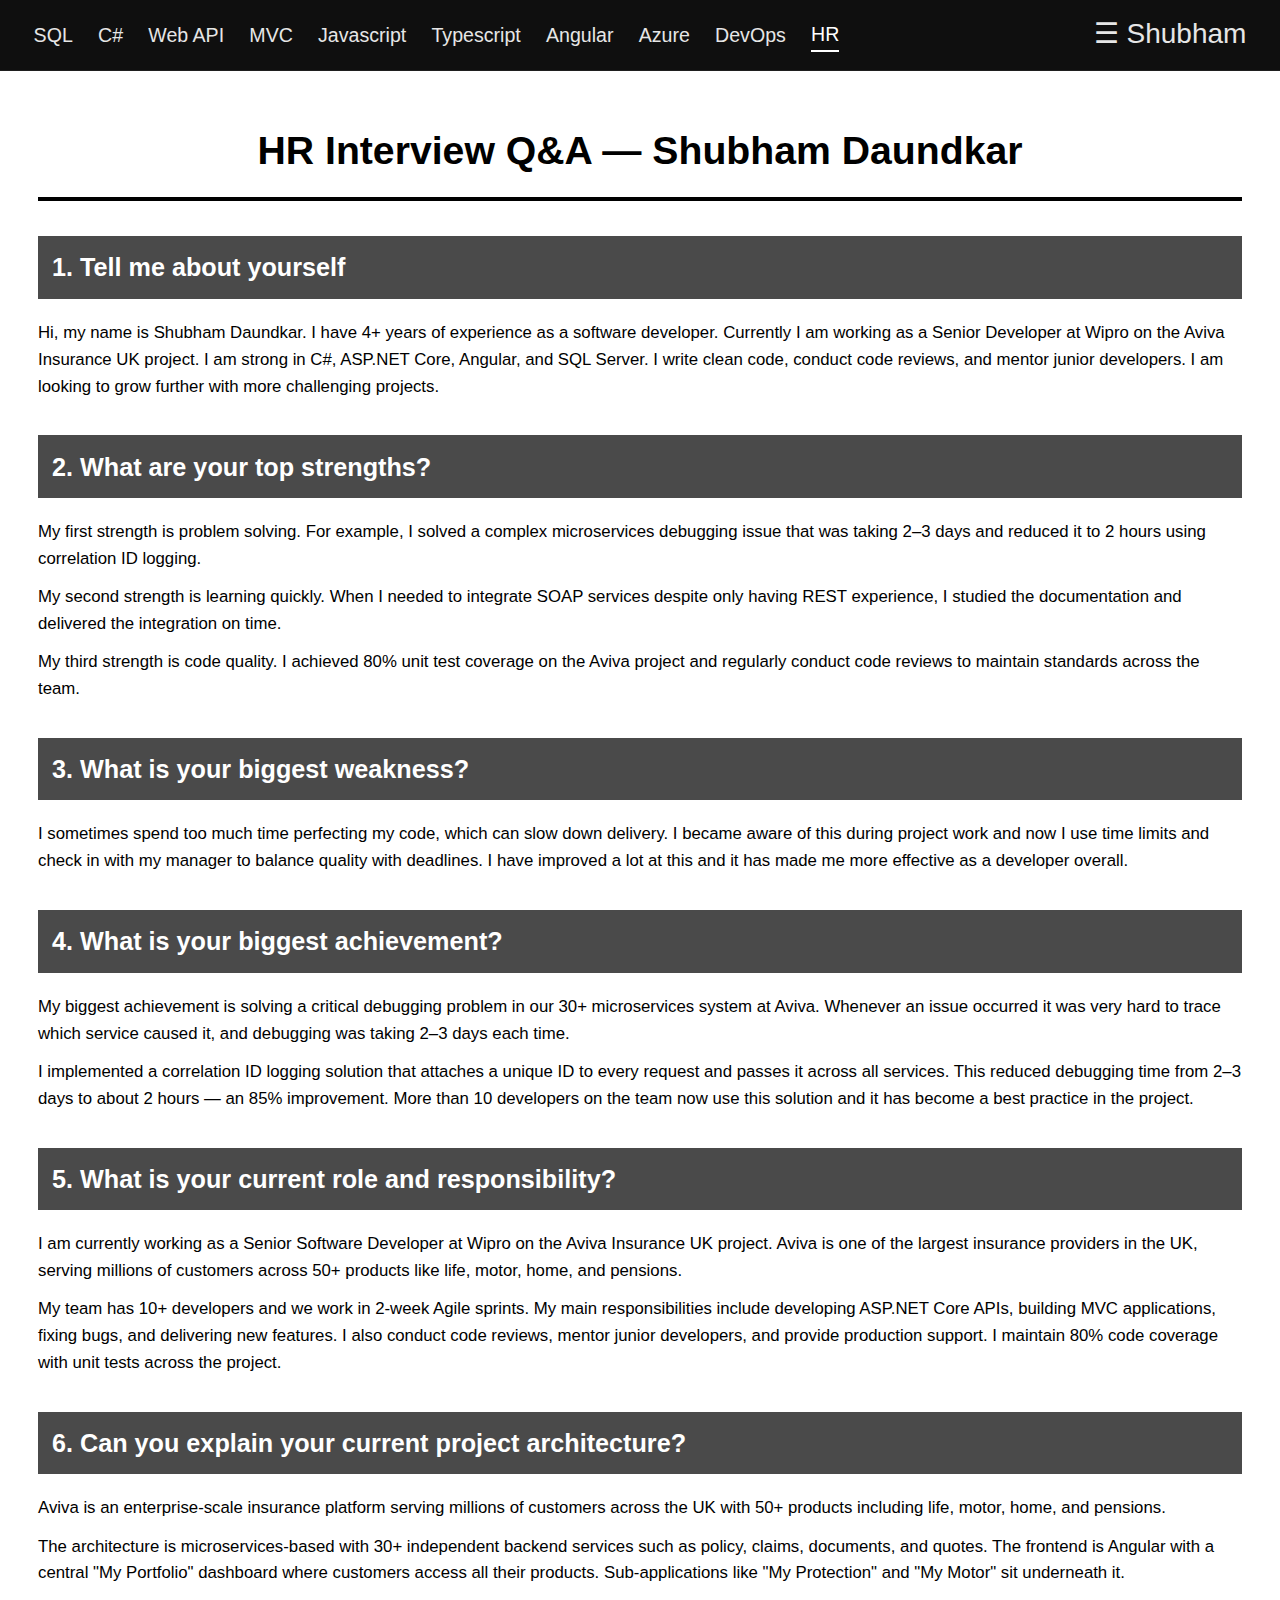
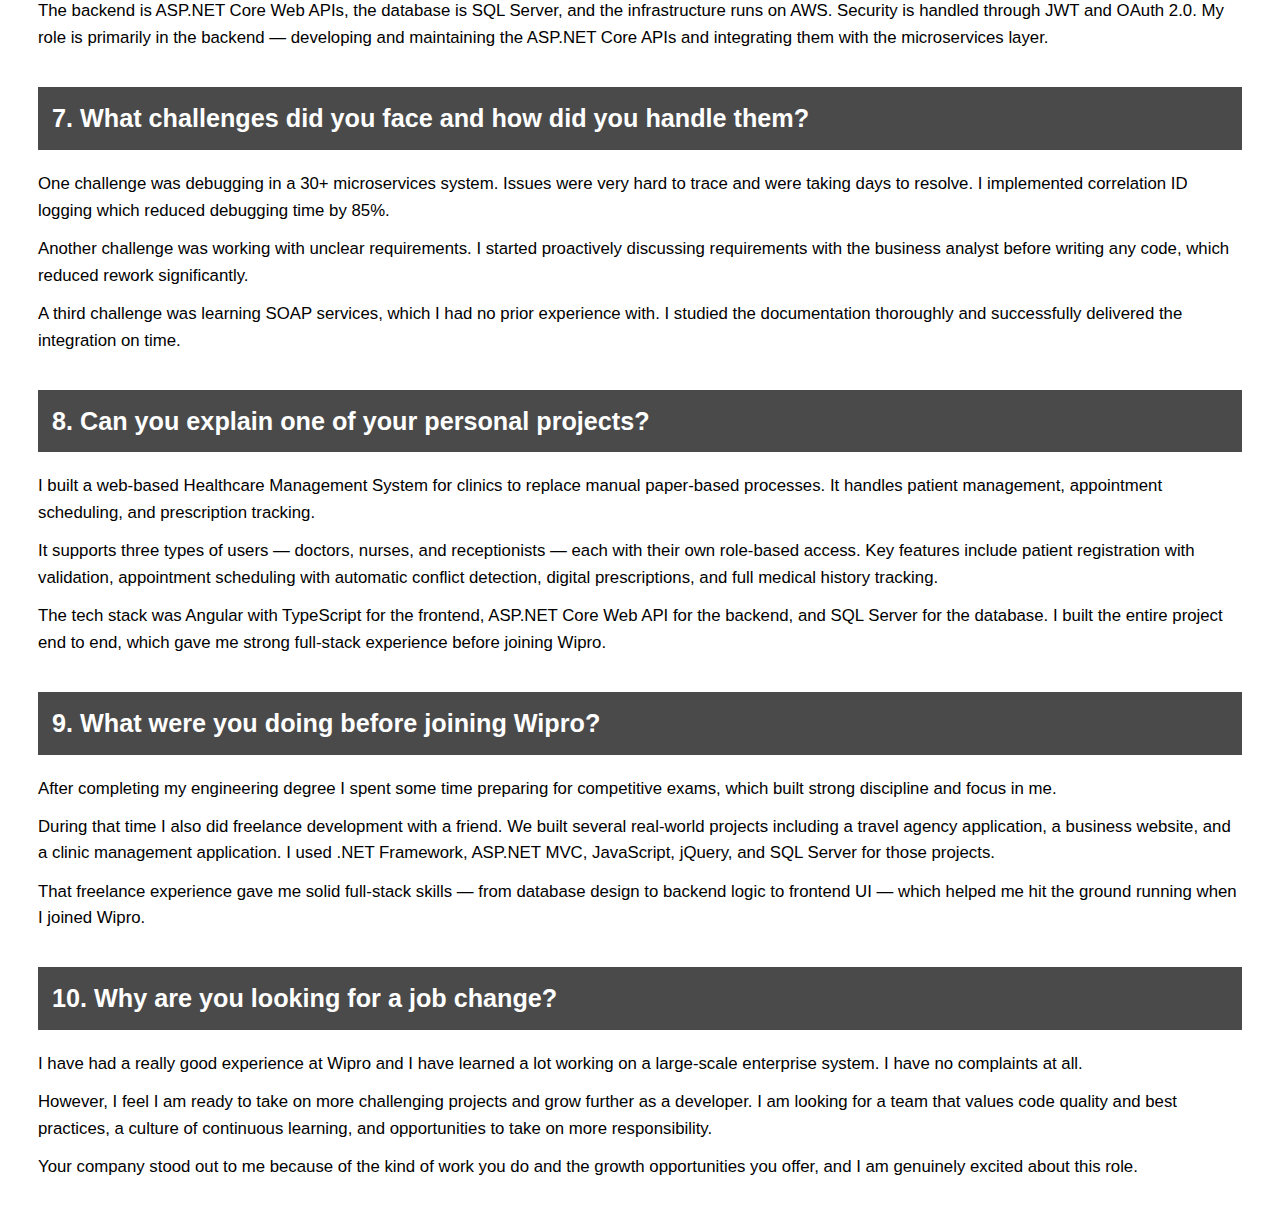
<file: Notes/HR.html>
<!doctype html>
<html lang="en">
  <head>
    <meta charset="UTF-8" />
    <meta name="viewport" content="width=device-width, initial-scale=1.0" />
    <link rel="stylesheet" href="../style.css" />
    <title>HR Interview Q&A - Shubham Daundkar</title>
  </head>
  <body>
    <h1>HR Interview Q&amp;A — Shubham Daundkar</h1>

    <h2>1. Tell me about yourself</h2>
    <p>
      Hi, my name is Shubham Daundkar. I have 4+ years of experience as a
      software developer. Currently I am working as a Senior Developer at Wipro
      on the Aviva Insurance UK project. I am strong in C#, ASP.NET Core,
      Angular, and SQL Server. I write clean code, conduct code reviews, and
      mentor junior developers. I am looking to grow further with more
      challenging projects.
    </p>

    <h2>2. What are your top strengths?</h2>
    <p>
      My first strength is problem solving. For example, I solved a complex
      microservices debugging issue that was taking 2–3 days and reduced it to 2
      hours using correlation ID logging.
    </p>
    <p>
      My second strength is learning quickly. When I needed to integrate SOAP
      services despite only having REST experience, I studied the documentation
      and delivered the integration on time.
    </p>
    <p>
      My third strength is code quality. I achieved 80% unit test coverage on
      the Aviva project and regularly conduct code reviews to maintain standards
      across the team.
    </p>

    <h2>3. What is your biggest weakness?</h2>
    <p>
      I sometimes spend too much time perfecting my code, which can slow down
      delivery. I became aware of this during project work and now I use time
      limits and check in with my manager to balance quality with deadlines. I
      have improved a lot at this and it has made me more effective as a
      developer overall.
    </p>

    <h2>4. What is your biggest achievement?</h2>
    <p>
      My biggest achievement is solving a critical debugging problem in our 30+
      microservices system at Aviva. Whenever an issue occurred it was very hard
      to trace which service caused it, and debugging was taking 2–3 days each
      time.
    </p>
    <p>
      I implemented a correlation ID logging solution that attaches a unique ID
      to every request and passes it across all services. This reduced debugging
      time from 2–3 days to about 2 hours — an 85% improvement. More than 10
      developers on the team now use this solution and it has become a best
      practice in the project.
    </p>

    <h2>5. What is your current role and responsibility?</h2>
    <p>
      I am currently working as a Senior Software Developer at Wipro on the
      Aviva Insurance UK project. Aviva is one of the largest insurance
      providers in the UK, serving millions of customers across 50+ products
      like life, motor, home, and pensions.
    </p>
    <p>
      My team has 10+ developers and we work in 2-week Agile sprints. My main
      responsibilities include developing ASP.NET Core APIs, building MVC
      applications, fixing bugs, and delivering new features. I also conduct
      code reviews, mentor junior developers, and provide production support. I
      maintain 80% code coverage with unit tests across the project.
    </p>

    <h2>6. Can you explain your current project architecture?</h2>
    <p>
      Aviva is an enterprise-scale insurance platform serving millions of
      customers across the UK with 50+ products including life, motor, home, and
      pensions.
    </p>
    <p>
      The architecture is microservices-based with 30+ independent backend
      services such as policy, claims, documents, and quotes. The frontend is
      Angular with a central "My Portfolio" dashboard where customers access all
      their products. Sub-applications like "My Protection" and "My Motor" sit
      underneath it.
    </p>
    <p>
      The backend is ASP.NET Core Web APIs, the database is SQL Server, and the
      infrastructure runs on AWS. Security is handled through JWT and OAuth 2.0.
      My role is primarily in the backend — developing and maintaining the
      ASP.NET Core APIs and integrating them with the microservices layer.
    </p>

    <h2>7. What challenges did you face and how did you handle them?</h2>
    <p>
      One challenge was debugging in a 30+ microservices system. Issues were
      very hard to trace and were taking days to resolve. I implemented
      correlation ID logging which reduced debugging time by 85%.
    </p>
    <p>
      Another challenge was working with unclear requirements. I started
      proactively discussing requirements with the business analyst before
      writing any code, which reduced rework significantly.
    </p>
    <p>
      A third challenge was learning SOAP services, which I had no prior
      experience with. I studied the documentation thoroughly and successfully
      delivered the integration on time.
    </p>

    <h2>8. Can you explain one of your personal projects?</h2>
    <p>
      I built a web-based Healthcare Management System for clinics to replace
      manual paper-based processes. It handles patient management, appointment
      scheduling, and prescription tracking.
    </p>
    <p>
      It supports three types of users — doctors, nurses, and receptionists —
      each with their own role-based access. Key features include patient
      registration with validation, appointment scheduling with automatic
      conflict detection, digital prescriptions, and full medical history
      tracking.
    </p>
    <p>
      The tech stack was Angular with TypeScript for the frontend, ASP.NET Core
      Web API for the backend, and SQL Server for the database. I built the
      entire project end to end, which gave me strong full-stack experience
      before joining Wipro.
    </p>

    <h2>9. What were you doing before joining Wipro?</h2>
    <p>
      After completing my engineering degree I spent some time preparing for
      competitive exams, which built strong discipline and focus in me.
    </p>
    <p>
      During that time I also did freelance development with a friend. We built
      several real-world projects including a travel agency application, a
      business website, and a clinic management application. I used .NET
      Framework, ASP.NET MVC, JavaScript, jQuery, and SQL Server for those
      projects.
    </p>
    <p>
      That freelance experience gave me solid full-stack skills — from database
      design to backend logic to frontend UI — which helped me hit the ground
      running when I joined Wipro.
    </p>

    <h2>10. Why are you looking for a job change?</h2>
    <p>
      I have had a really good experience at Wipro and I have learned a lot
      working on a large-scale enterprise system. I have no complaints at all.
    </p>
    <p>
      However, I feel I am ready to take on more challenging projects and grow
      further as a developer. I am looking for a team that values code quality
      and best practices, a culture of continuous learning, and opportunities to
      take on more responsibility.
    </p>
    <p>
      Your company stood out to me because of the kind of work you do and the
      growth opportunities you offer, and I am genuinely excited about this
      role.
    </p>

    <script src="../change.js"></script>
  </body>
</html>
</file>
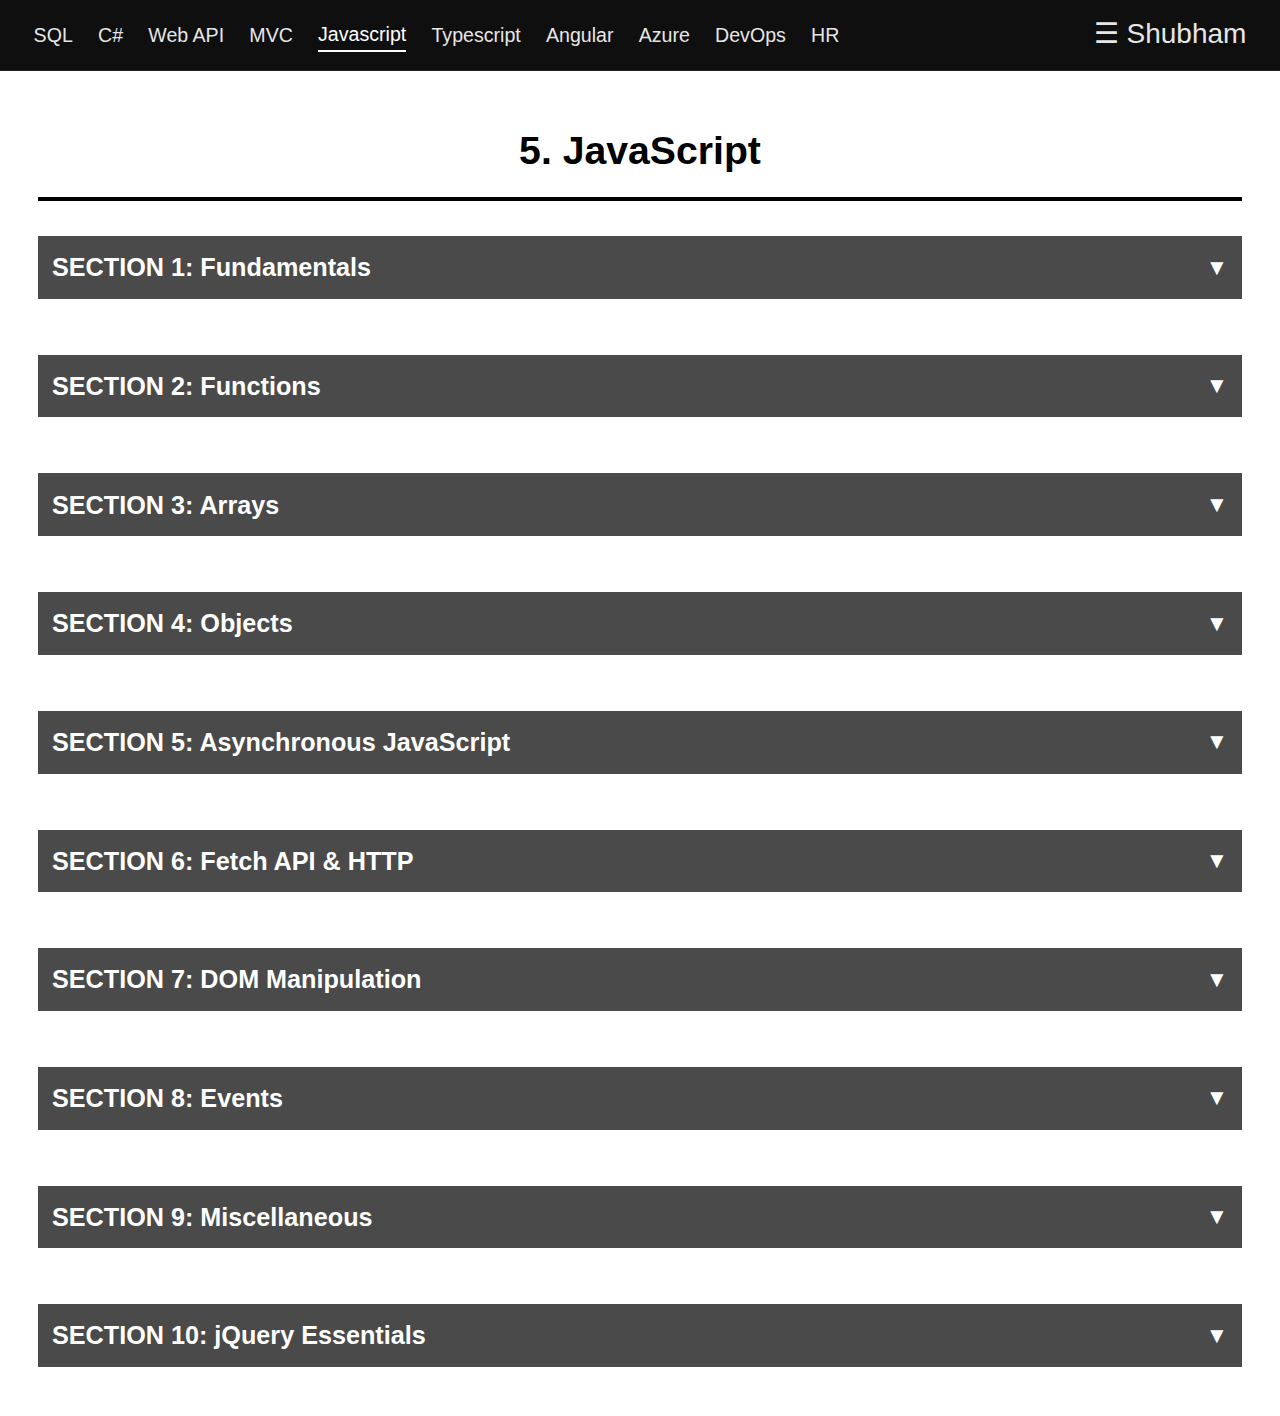
<file: Notes/JS.html>
<!doctype html>
<html lang="en">
  <head>
    <meta charset="UTF-8" />
    <meta name="viewport" content="width=device-width, initial-scale=1.0" />
    <link rel="stylesheet" href="../style.css" />
    <title>JavaScript Notes</title>
  </head>
  <body>
    <h1>5. JavaScript</h1>

    <!-- ===================== SECTION 1 ===================== -->
    <h2 class="section-header" onclick="toggleSection(this)">
      SECTION 1: Fundamentals <span class="toggle-icon">▼</span>
    </h2>
    <div class="section-content">
      <table>
        <thead>
          <tr>
            <th>Concept</th>
            <th>Description</th>
          </tr>
        </thead>
        <tbody>
          <tr>
            <td><strong>JavaScript</strong></td>
            <td>
              Scripting language used to make web pages interactive &amp;
              dynamic
            </td>
          </tr>
          <tr>
            <td><strong>Primitive Types</strong></td>
            <td>
              Copy actual value — <code>string</code>, <code>number</code>,
              <code>boolean</code>, <code>null</code>, <code>undefined</code>,
              <code>symbol</code>
            </td>
          </tr>
          <tr>
            <td><strong>Reference Types</strong></td>
            <td>
              Copy address, value is on heap — <code>object</code>,
              <code>array</code>, <code>function</code>
            </td>
          </tr>
          <tr>
            <td><strong>== vs ===</strong></td>
            <td>
              <code>==</code> compares value only; <code>===</code> compares
              value &amp; type (strict equality)
            </td>
          </tr>
          <tr>
            <td><strong>Truthy vs Falsy</strong></td>
            <td>
              Falsy: <code>false</code>, <code>0</code>, <code>""</code>,
              <code>null</code>, <code>undefined</code>, <code>NaN</code> —
              everything else is truthy
            </td>
          </tr>
          <tr>
            <td><strong>typeof</strong></td>
            <td>Returns the data type of a value</td>
          </tr>
          <tr>
            <td><strong>Type Casting</strong></td>
            <td>
              Implicit (automatic) or Explicit using <code>Number()</code>,
              <code>parseInt()</code>, <code>String()</code>,
              <code>toString()</code>
            </td>
          </tr>
          <tr>
            <td><strong>Hoisting</strong></td>
            <td>
              Moving declarations to the top of their scope before code
              execution
            </td>
          </tr>
          <tr>
            <td><strong>var / let / const</strong></td>
            <td>
              <code>var</code>: function-scoped, redeclare &amp; reassign
              allowed<br />
              <code>let</code>: block-scoped, no redeclare, reassign allowed<br />
              <code>const</code>: block-scoped, no redeclare, no reassign
            </td>
          </tr>
        </tbody>
      </table>

      <div class="image-icons">
        <span class="image-icons-label">Images:</span>
        <button class="image-icon" onclick="toggleImage(this)" data-src="">
          📷
        </button>
        <button class="image-icon" onclick="toggleImage(this)" data-src="">
          📷
        </button>
      </div>
      <div class="image-preview-box"></div>
    </div>

    <!-- ===================== SECTION 2 ===================== -->
    <h2 class="section-header" onclick="toggleSection(this)">
      SECTION 2: Functions <span class="toggle-icon">▼</span>
    </h2>
    <div class="section-content">
      <table>
        <thead>
          <tr>
            <th>Concept</th>
            <th>What it is</th>
            <th>Why / Where Used</th>
          </tr>
        </thead>
        <tbody>
          <tr>
            <td><strong>Function Declaration vs Arrow Function</strong></td>
            <td>
              Normal functions have their own <code>this</code> (from caller
              object) and are hoisted.<br />
              Arrow functions don't have their own <code>this</code> (from
              parent scope) and are not hoisted.
            </td>
            <td>
              Normal → object methods, constructors<br />Arrow → callbacks,
              array methods
            </td>
          </tr>
          <tr>
            <td><strong>this keyword (call, apply, bind)</strong></td>
            <td>
              <code>this</code> refers to the caller.<br />
              <code>call</code> and <code>apply</code> invoke immediately with
              custom <code>this</code>.<br />
              <code>bind</code> returns a new function with fixed
              <code>this</code>.
            </td>
            <td>
              <strong>call:</strong> args list &nbsp;|&nbsp;
              <strong>apply:</strong> array &nbsp;|&nbsp;
              <strong>bind:</strong> new function
            </td>
          </tr>
          <tr>
            <td><strong>Closures</strong></td>
            <td>
              Inner function that remembers variables from its outer scope even
              after the outer function has finished
            </td>
            <td>
              Counters, data hiding, event handling, maintaining state, caching,
              async operations
            </td>
          </tr>
          <tr>
            <td><strong>Callback Functions</strong></td>
            <td>
              A function passed to another function as argument and executed
              later
            </td>
            <td>
              Async tasks (API calls, timers, events), array methods
              (<code>map</code>, <code>filter</code>, <code>forEach</code>)
            </td>
          </tr>
          <tr>
            <td><strong>Default Parameters</strong></td>
            <td>
              Fallback values for function arguments —
              <code>function greet(name = "Guest")</code>
            </td>
            <td>Optional parameters, cleaner code</td>
          </tr>
        </tbody>
      </table>

      <div class="image-icons">
        <span class="image-icons-label">Images:</span>
        <button class="image-icon" onclick="toggleImage(this)" data-src="">
          📷
        </button>
        <button class="image-icon" onclick="toggleImage(this)" data-src="">
          📷
        </button>
      </div>
      <div class="image-preview-box"></div>
    </div>

    <!-- ===================== SECTION 3 ===================== -->
    <h2 class="section-header" onclick="toggleSection(this)">
      SECTION 3: Arrays <span class="toggle-icon">▼</span>
    </h2>
    <div class="section-content">
      <table>
        <thead>
          <tr>
            <th>Method</th>
            <th>What it does</th>
            <th>Example</th>
          </tr>
        </thead>
        <tbody>
          <tr>
            <td><strong>map</strong></td>
            <td>Transform array elements, returns new array</td>
            <td><code>arr.map(x =&gt; x * 2)</code></td>
          </tr>
          <tr>
            <td><strong>filter</strong></td>
            <td>Filter elements by condition, returns new array</td>
            <td><code>arr.filter(x =&gt; x &gt; 10)</code></td>
          </tr>
          <tr>
            <td><strong>reduce</strong></td>
            <td>Reduce array to a single value</td>
            <td><code>arr.reduce((sum, x) =&gt; sum + x, 0)</code></td>
          </tr>
          <tr>
            <td><strong>forEach</strong></td>
            <td>Iterate without return value</td>
            <td><code>arr.forEach(x =&gt; console.log(x))</code></td>
          </tr>
          <tr>
            <td><strong>find / findIndex</strong></td>
            <td>First matching element &amp; its index</td>
            <td><code>arr.find(x =&gt; x &gt; 10)</code></td>
          </tr>
          <tr>
            <td><strong>some / every</strong></td>
            <td>
              <code>some</code>: at least one match; <code>every</code>: all
              match
            </td>
            <td><code>arr.some(x =&gt; x &gt; 10)</code></td>
          </tr>
          <tr>
            <td><strong>push / pop / shift / unshift</strong></td>
            <td>Add/remove from end or start of array</td>
            <td><code>arr.push(5)</code>, <code>arr.pop()</code></td>
          </tr>
          <tr>
            <td><strong>splice</strong></td>
            <td>Add or remove elements at a specific index</td>
            <td><code>arr.splice(startIndex, deleteCount, newItem)</code></td>
          </tr>
          <tr>
            <td><strong>slice</strong></td>
            <td>Returns a portion of the array without modifying it</td>
            <td><code>arr.slice(1, 3)</code></td>
          </tr>
        </tbody>
      </table>

      <div class="image-icons">
        <span class="image-icons-label">Images:</span>
        <button class="image-icon" onclick="toggleImage(this)" data-src="">
          📷
        </button>
        <button class="image-icon" onclick="toggleImage(this)" data-src="">
          📷
        </button>
      </div>
      <div class="image-preview-box"></div>
    </div>

    <!-- ===================== SECTION 4 ===================== -->
    <h2 class="section-header" onclick="toggleSection(this)">
      SECTION 4: Objects <span class="toggle-icon">▼</span>
    </h2>
    <div class="section-content">
      <table>
        <thead>
          <tr>
            <th>Concept</th>
            <th>Description</th>
            <th>Example</th>
          </tr>
        </thead>
        <tbody>
          <tr>
            <td><strong>Object Creation</strong></td>
            <td>
              Object literals, constructor functions, classes, Object.create,
              factory functions
            </td>
            <td><code>const obj = { name: "Ali" }</code></td>
          </tr>
          <tr>
            <td><strong>Dot vs Bracket Notation</strong></td>
            <td>Dot for static key; bracket for dynamic key</td>
            <td>
              <code>obj.name</code> &nbsp;|&nbsp; <code>obj[keyName]</code>
            </td>
          </tr>
          <tr>
            <td><strong>Object.keys / values / entries</strong></td>
            <td>Get object details as a collection</td>
            <td><code>Object.keys(obj)</code></td>
          </tr>
          <tr>
            <td><strong>Destructuring</strong></td>
            <td>Extract values from objects or arrays into variables</td>
            <td><code>const { name, age } = person</code></td>
          </tr>
          <tr>
            <td><strong>Spread Operator</strong></td>
            <td>Copy or merge values of arrays/objects</td>
            <td><code>{ ...obj }</code> &nbsp;|&nbsp; <code>[...arr]</code></td>
          </tr>
        </tbody>
      </table>

      <div class="image-icons">
        <span class="image-icons-label">Images:</span>
        <button class="image-icon" onclick="toggleImage(this)" data-src="">
          📷
        </button>
        <button class="image-icon" onclick="toggleImage(this)" data-src="">
          📷
        </button>
      </div>
      <div class="image-preview-box"></div>
    </div>

    <!-- ===================== SECTION 5 ===================== -->
    <h2 class="section-header" onclick="toggleSection(this)">
      SECTION 5: Asynchronous JavaScript <span class="toggle-icon">▼</span>
    </h2>
    <div class="section-content">
      <table>
        <thead>
          <tr>
            <th>Concept</th>
            <th>Description</th>
          </tr>
        </thead>
        <tbody>
          <tr>
            <td><strong>Sync vs Async</strong></td>
            <td>
              Sync blocks thread until task completes; async runs task in
              background without blocking thread
            </td>
          </tr>
          <tr>
            <td><strong>Callback Hell</strong></td>
            <td>
              Deeply nested callbacks that reduce readability — fix with
              Promises or async/await
            </td>
          </tr>
          <tr>
            <td><strong>Promises</strong></td>
            <td>
              Handles async operations —
              <code>new Promise((resolve, reject) =&gt; {})</code><br />
              Chained with <code>.then()</code>, <code>.catch()</code>,
              <code>.finally()</code>
            </td>
          </tr>
          <tr>
            <td><strong>Promise.all()</strong></td>
            <td>Wait for multiple promises to all resolve before continuing</td>
          </tr>
          <tr>
            <td><strong>async / await</strong></td>
            <td>
              Simplifies promises — write async code that reads like synchronous
              code
            </td>
          </tr>
          <tr>
            <td><strong>Event Loop</strong></td>
            <td>
              JavaScript executes: synchronous code first → microtasks
              (Promises/async-await) → macrotasks (timers)
            </td>
          </tr>
        </tbody>
      </table>

      <div class="image-icons">
        <span class="image-icons-label">Images:</span>
        <button class="image-icon" onclick="toggleImage(this)" data-src="">
          📷
        </button>
        <button class="image-icon" onclick="toggleImage(this)" data-src="">
          📷
        </button>
      </div>
      <div class="image-preview-box"></div>
    </div>

    <!-- ===================== SECTION 6 ===================== -->
    <h2 class="section-header" onclick="toggleSection(this)">
      SECTION 6: Fetch API &amp; HTTP <span class="toggle-icon">▼</span>
    </h2>
    <div class="section-content">
      <table>
        <thead>
          <tr>
            <th>Concept</th>
            <th>Description</th>
            <th>Example</th>
          </tr>
        </thead>
        <tbody>
          <tr>
            <td><strong>fetch()</strong></td>
            <td>Built-in browser API for making HTTP requests</td>
            <td><code>fetch(url)</code></td>
          </tr>
          <tr>
            <td><strong>GET Request</strong></td>
            <td>Retrieve data from server</td>
            <td><code>fetch(url).then(res =&gt; res.json())</code></td>
          </tr>
          <tr>
            <td><strong>POST Request</strong></td>
            <td>Send data to server</td>
            <td>
              <code
                >fetch(url, { method: 'POST', body: JSON.stringify(data)
                })</code
              >
            </td>
          </tr>
          <tr>
            <td><strong>Headers</strong></td>
            <td>Metadata sent with request</td>
            <td><code>Content-Type</code>, <code>Authorization</code></td>
          </tr>
          <tr>
            <td><strong>Response Methods</strong></td>
            <td>Parse the response body</td>
            <td>
              <code>.json()</code>, <code>.text()</code>, <code>.blob()</code>
            </td>
          </tr>
          <tr>
            <td><strong>Error Handling</strong></td>
            <td>
              fetch rejects only on network errors, not HTTP errors — must check
              <code>response.ok</code>
            </td>
            <td><code>if (!res.ok) throw new Error(...)</code></td>
          </tr>
          <tr>
            <td><strong>async/await with fetch</strong></td>
            <td>
              Makes fetch code cleaner and easier to handle errors with
              try/catch
            </td>
            <td><code>const res = await fetch(url)</code></td>
          </tr>
        </tbody>
      </table>

      <div class="image-icons">
        <span class="image-icons-label">Images:</span>
        <button class="image-icon" onclick="toggleImage(this)" data-src="">
          📷
        </button>
        <button class="image-icon" onclick="toggleImage(this)" data-src="">
          📷
        </button>
      </div>
      <div class="image-preview-box"></div>
    </div>

    <!-- ===================== SECTION 7 ===================== -->
    <h2 class="section-header" onclick="toggleSection(this)">
      SECTION 7: DOM Manipulation <span class="toggle-icon">▼</span>
    </h2>
    <div class="section-content">
      <table>
        <thead>
          <tr>
            <th>Concept</th>
            <th>Description</th>
            <th>Example</th>
          </tr>
        </thead>
        <tbody>
          <tr>
            <td><strong>Selecting Elements</strong></td>
            <td>Get elements from the DOM</td>
            <td>
              <code>querySelector()</code>, <code>querySelectorAll()</code>,
              <code>getElementById()</code>
            </td>
          </tr>
          <tr>
            <td><strong>Modifying Content</strong></td>
            <td>Change what's displayed inside an element</td>
            <td>
              <code>innerHTML</code>, <code>textContent</code>,
              <code>innerText</code>
            </td>
          </tr>
          <tr>
            <td><strong>CSS Classes</strong></td>
            <td>Add, remove, or toggle classes dynamically</td>
            <td>
              <code>classList.add()</code>, <code>classList.remove()</code>,
              <code>classList.toggle()</code>
            </td>
          </tr>
          <tr>
            <td><strong>Attributes</strong></td>
            <td>Read or set HTML attributes</td>
            <td><code>getAttribute()</code>, <code>setAttribute()</code></td>
          </tr>
          <tr>
            <td><strong>Creating / Removing Elements</strong></td>
            <td>Dynamically add or remove DOM nodes</td>
            <td>
              <code>createElement()</code>, <code>appendChild()</code>,
              <code>remove()</code>
            </td>
          </tr>
          <tr>
            <td><strong>Styles</strong></td>
            <td>Apply inline styles directly via JavaScript</td>
            <td><code>element.style.color = "red"</code></td>
          </tr>
        </tbody>
      </table>

      <div class="image-icons">
        <span class="image-icons-label">Images:</span>
        <button class="image-icon" onclick="toggleImage(this)" data-src="">
          📷
        </button>
        <button class="image-icon" onclick="toggleImage(this)" data-src="">
          📷
        </button>
      </div>
      <div class="image-preview-box"></div>
    </div>

    <!-- ===================== SECTION 8 ===================== -->
    <h2 class="section-header" onclick="toggleSection(this)">
      SECTION 8: Events <span class="toggle-icon">▼</span>
    </h2>
    <div class="section-content">
      <table>
        <thead>
          <tr>
            <th>Concept</th>
            <th>Description</th>
          </tr>
        </thead>
        <tbody>
          <tr>
            <td><strong>addEventListener / removeEventListener</strong></td>
            <td>Attach or detach event handlers to DOM elements</td>
          </tr>
          <tr>
            <td><strong>Common Events</strong></td>
            <td>
              <code>click</code>, <code>submit</code>, <code>change</code>,
              <code>input</code>, <code>keydown</code>, <code>load</code>
            </td>
          </tr>
          <tr>
            <td><strong>Event Object</strong></td>
            <td>
              <code>event.target</code> — which element triggered;
              <code>event.preventDefault()</code> — stop default;
              <code>event.stopPropagation()</code> — stop bubbling
            </td>
          </tr>
          <tr>
            <td><strong>Event Delegation</strong></td>
            <td>
              Attach a single event to a parent instead of many events on
              children — uses event bubbling; useful for dynamic lists, tables,
              menus
            </td>
          </tr>
          <tr>
            <td><strong>Event Bubbling</strong></td>
            <td>
              Default — event moves from child to parent. Button is clicked
              first, then parent handles it. Used for menus, lists, dynamic
              buttons.
            </td>
          </tr>
          <tr>
            <td><strong>Event Capturing</strong></td>
            <td>
              Event moves from parent to child. Parent checks first, then allows
              the child click. Used for validation, blocking clicks, analytics,
              modals.
            </td>
          </tr>
        </tbody>
      </table>

      <div class="image-icons">
        <span class="image-icons-label">Images:</span>
        <button class="image-icon" onclick="toggleImage(this)" data-src="">
          📷
        </button>
        <button class="image-icon" onclick="toggleImage(this)" data-src="">
          📷
        </button>
      </div>
      <div class="image-preview-box"></div>
    </div>

    <!-- ===================== SECTION 9 ===================== -->
    <h2 class="section-header" onclick="toggleSection(this)">
      SECTION 9: Miscellaneous <span class="toggle-icon">▼</span>
    </h2>
    <div class="section-content">
      <table>
        <thead>
          <tr>
            <th>Concept</th>
            <th>Description</th>
            <th>Example</th>
          </tr>
        </thead>
        <tbody>
          <tr>
            <td><strong>JSON.parse()</strong></td>
            <td>Convert JSON string to JavaScript object</td>
            <td><code>JSON.parse('{"name":"Ali"}')</code></td>
          </tr>
          <tr>
            <td><strong>JSON.stringify()</strong></td>
            <td>Convert JavaScript object to JSON string</td>
            <td><code>JSON.stringify(obj)</code></td>
          </tr>
          <tr>
            <td><strong>localStorage</strong></td>
            <td>
              Permanent browser string-based storage; persists after tab closes
            </td>
            <td>
              <code>localStorage.setItem("key", "value")</code>,
              <code>getItem()</code>, <code>removeItem()</code>,
              <code>clear()</code>
            </td>
          </tr>
          <tr>
            <td><strong>setTimeout / setInterval</strong></td>
            <td>
              <code>setTimeout</code> runs once after delay;
              <code>setInterval</code> runs repeatedly
            </td>
            <td><code>setTimeout(() =&gt; console.log("Once"), 1000)</code></td>
          </tr>
          <tr>
            <td><strong>Template Literals</strong></td>
            <td>Makes string concatenation easier and more readable</td>
            <td><code>`Hello ${name}`</code></td>
          </tr>
          <tr>
            <td><strong>Optional Chaining</strong></td>
            <td>Safe property access without throwing if null/undefined</td>
            <td><code>obj?.property</code></td>
          </tr>
          <tr>
            <td><strong>Nullish Coalescing</strong></td>
            <td>Default value when left side is null or undefined</td>
            <td><code>value ?? defaultValue</code></td>
          </tr>
          <tr>
            <td><strong>try / catch / finally</strong></td>
            <td>Graceful error handling; finally always runs</td>
            <td><code>try { } catch (e) { } finally { }</code></td>
          </tr>
        </tbody>
      </table>

      <div class="image-icons">
        <span class="image-icons-label">Images:</span>
        <button class="image-icon" onclick="toggleImage(this)" data-src="">
          📷
        </button>
        <button class="image-icon" onclick="toggleImage(this)" data-src="">
          📷
        </button>
      </div>
      <div class="image-preview-box"></div>
    </div>

    <!-- ===================== SECTION 10 ===================== -->
    <h2 class="section-header" onclick="toggleSection(this)">
      SECTION 10: jQuery Essentials <span class="toggle-icon">▼</span>
    </h2>
    <div class="section-content">
      <div class="note">
        <p><strong>Basic jQuery Pattern:</strong></p>
        <pre><code>// &lt;button id="btn"&gt;Click Me&lt;/button&gt;
// &lt;p id="text"&gt;Hello&lt;/p&gt;

$(document).ready(function () {
    $('#btn').click(function () {
        $('#text').text('Button Clicked').addClass('active');
    });
});</code></pre>
      </div>

      <table>
        <thead>
          <tr>
            <th>Category</th>
            <th>Methods</th>
            <th>Description</th>
          </tr>
        </thead>
        <tbody>
          <tr>
            <td><strong>Selectors</strong></td>
            <td>
              <code>$('#id')</code>, <code>$('.class')</code>,
              <code>$('element')</code>, <code>$('[attr]')</code>,
              <code>$(':checked')</code>
            </td>
            <td>Select elements from the DOM</td>
          </tr>
          <tr>
            <td><strong>Traversal</strong></td>
            <td>
              <code>find()</code>, <code>parent()</code>,
              <code>children()</code>, <code>closest()</code>,
              <code>next()</code>, <code>prev()</code>
            </td>
            <td>Navigate the DOM tree</td>
          </tr>
          <tr>
            <td><strong>Content</strong></td>
            <td>
              <code>html()</code>, <code>text()</code>, <code>val()</code>
            </td>
            <td>Get or set content and values</td>
          </tr>
          <tr>
            <td><strong>Manipulation</strong></td>
            <td>
              <code>append()</code>, <code>prepend()</code>,
              <code>remove()</code>, <code>addClass()</code>,
              <code>removeClass()</code>, <code>toggleClass()</code>
            </td>
            <td>Modify DOM elements</td>
          </tr>
          <tr>
            <td><strong>Attributes</strong></td>
            <td>
              <code>attr()</code>, <code>removeAttr()</code>,
              <code>prop()</code>
            </td>
            <td>Work with HTML attributes</td>
          </tr>
          <tr>
            <td><strong>CSS</strong></td>
            <td><code>css()</code></td>
            <td>Get or set inline styles</td>
          </tr>
          <tr>
            <td><strong>Visibility</strong></td>
            <td>
              <code>show()</code>, <code>hide()</code>, <code>toggle()</code>
            </td>
            <td>Show or hide elements</td>
          </tr>
          <tr>
            <td><strong>Events</strong></td>
            <td>
              <code>on()</code>, <code>off()</code>, <code>click()</code>,
              <code>change()</code>, <code>submit()</code>
            </td>
            <td>Event handling</td>
          </tr>
          <tr>
            <td><strong>Event Delegation</strong></td>
            <td><code>on('event', 'selector', handler)</code></td>
            <td>Handle dynamic elements; attach many events to one parent</td>
          </tr>
          <tr>
            <td><strong>AJAX</strong></td>
            <td>
              <code>$.ajax()</code>, <code>$.get()</code>, <code>$.post()</code>
            </td>
            <td>Make HTTP requests</td>
          </tr>
          <tr>
            <td><strong>Utilities</strong></td>
            <td>
              <code>$.each()</code>, <code>each()</code>,
              <code>$(document).ready()</code>
            </td>
            <td>Iteration and DOM ready handling</td>
          </tr>
        </tbody>
      </table>

      <div class="image-icons">
        <span class="image-icons-label">Images:</span>
        <button class="image-icon" onclick="toggleImage(this)" data-src="">
          📷
        </button>
        <button class="image-icon" onclick="toggleImage(this)" data-src="">
          📷
        </button>
      </div>
      <div class="image-preview-box"></div>
    </div>

    <script src="../change.js"></script>
  </body>
</html>
</file>
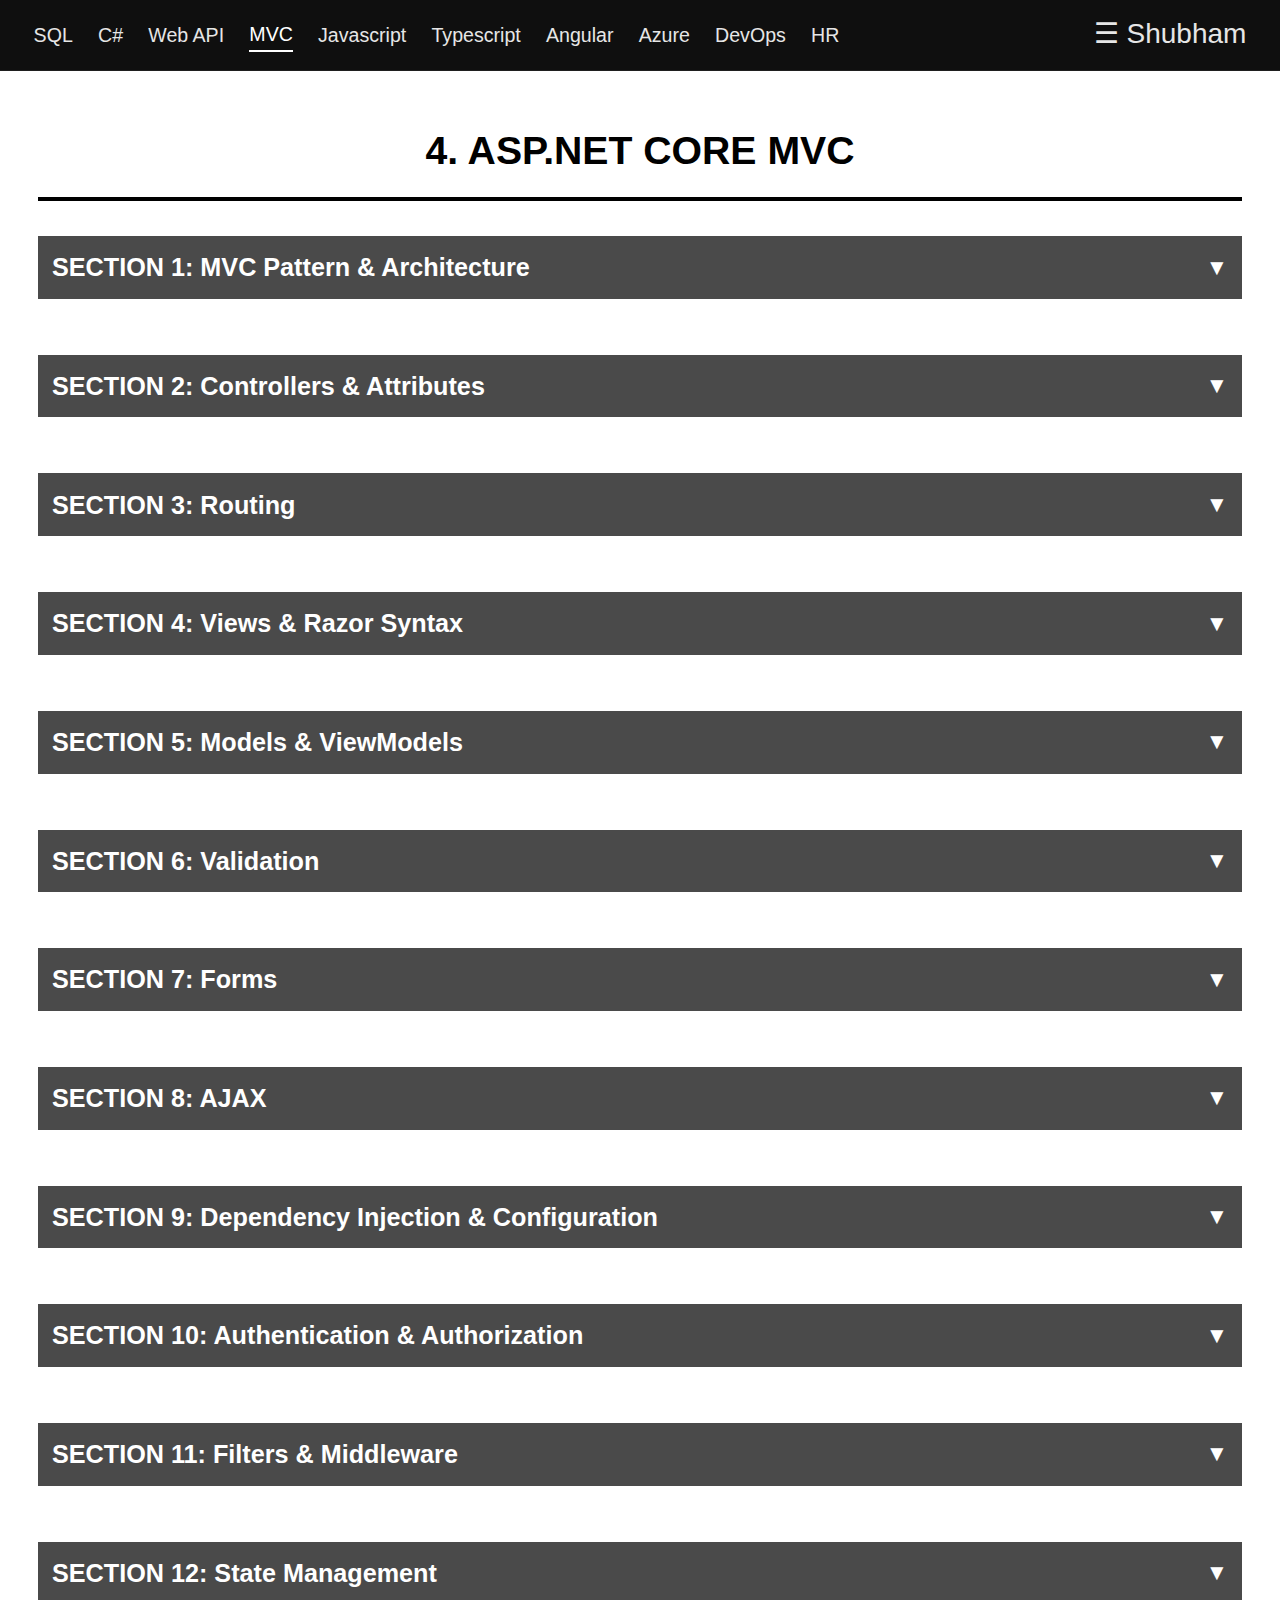
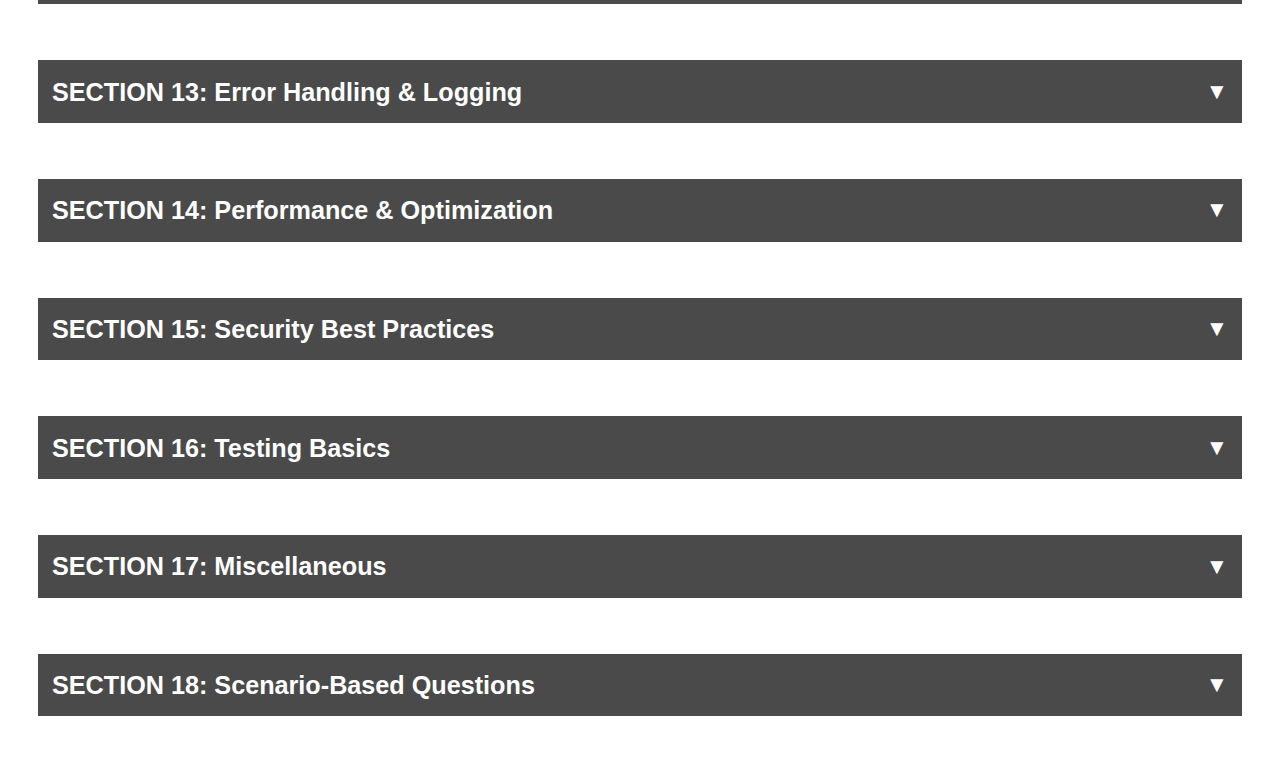
<file: Notes/MVC.html>
<!doctype html>
<html lang="en">
  <head>
    <meta charset="UTF-8" />
    <meta name="viewport" content="width=device-width, initial-scale=1.0" />
    <link rel="stylesheet" href="../style.css" />
    <title>ASP.NET Core MVC Notes</title>
  </head>
  <body>
    <h1>4. ASP.NET CORE MVC</h1>

    <!-- ===================== SECTION 1 ===================== -->
    <h2 class="section-header" onclick="toggleSection(this)">
      SECTION 1: MVC Pattern &amp; Architecture
      <span class="toggle-icon">▼</span>
    </h2>
    <div class="section-content">
      <ul>
        <li>
          <strong>MVC Pattern:</strong> Model (data), View (UI), Controller
          (logic), separation of concerns
        </li>
        <li>
          <strong>Request Flow:</strong> Browser → Routing → Controller → Model
          Binding → Action → View/Result → Response
        </li>
        <li>
          <strong>MVC vs API:</strong> MVC returns Views (HTML), API returns
          data (JSON), same runtime
        </li>
        <li>
          <strong>Project Structure:</strong> Controllers/, Views/, Models/,
          wwwroot/, Program.cs, appsettings.json
        </li>
        <li>
          <strong>Program.cs:</strong> App entry point; configures services,
          middleware, and routes — <code>builder.Services()</code> →
          <code>builder.Build()</code> → <code>app.Use()</code> →
          <code>app.Run()</code>
        </li>
        <li>
          <strong>Middleware Order:</strong> Exception → HTTPS → Static Files →
          Routing → Auth → Authorization → Controller Endpoints
        </li>
        <li>
          <strong>Areas:</strong> Split large MVC app into smaller modules; use
          <code>[Area("Admin")]</code>; URL:
          <code>Area/Controller/Action</code>; <strong>Mini MVC</strong>
        </li>
        <li>
          <strong>.NET Core:</strong> <strong>Kestrel</strong> is the built-in
          server hosting the app; <strong>reverse proxy</strong> (IIS/Nginx)
          sits in front to handle SSL, load balancing, static files, cache,
          compression, and forwards requests to Kestrel
        </li>
      </ul>
      <div class="image-icons">
        <span class="image-icons-label">Images:</span>
        <button class="image-icon" onclick="toggleImage(this)" data-src="">
          📷
        </button>
        <button class="image-icon" onclick="toggleImage(this)" data-src="">
          📷
        </button>
      </div>
      <div class="image-preview-box"></div>
    </div>

    <!-- ===================== SECTION 2 ===================== -->
    <h2 class="section-header" onclick="toggleSection(this)">
      SECTION 2: Controllers &amp; Attributes <span class="toggle-icon">▼</span>
    </h2>
    <div class="section-content">
      <ul>
        <li>
          <strong>Controller:</strong> Inherits Controller base class; handles
          HTTP requests; returns IActionResult
        </li>
        <li>
          <strong>Keep Actions Thin:</strong> Delegate logic to
          services/repositories; controllers coordinate only
        </li>
        <li>
          <strong>MVC Action Returns:</strong> <code>IActionResult</code>,
          <code>ActionResult&lt;T&gt;</code>, <code>ViewResult</code>,
          <code>JsonResult</code>, <code>FileResult</code>,
          <code>RedirectToActionResult</code>
        </li>
        <li>
          <strong>Attributes:</strong> <code>[HttpGet]</code>,
          <code>[HttpPost]</code>, <code>[Route(...)]</code>,
          <code>[ValidateAntiForgeryToken]</code>, <code>[Authorize]</code>
        </li>
        <li>
          <strong>Model Binding Sources:</strong> <code>[FromQuery]</code>,
          <code>[FromBody]</code>, <code>[FromRoute]</code>,
          <code>[FromForm]</code>, <code>[FromHeader]</code>
        </li>
        <li>
          <strong>Over-posting Protection:</strong> Use ViewModels or
          <code>[Bind("AllowedProp1,AllowedProp2")]</code>; never model bind
          unnecessary fields
        </li>
      </ul>
      <div class="image-icons">
        <span class="image-icons-label">Images:</span>
        <button class="image-icon" onclick="toggleImage(this)" data-src="">
          📷
        </button>
        <button class="image-icon" onclick="toggleImage(this)" data-src="">
          📷
        </button>
      </div>
      <div class="image-preview-box"></div>
    </div>

    <!-- ===================== SECTION 3 ===================== -->
    <h2 class="section-header" onclick="toggleSection(this)">
      SECTION 3: Routing <span class="toggle-icon">▼</span>
    </h2>
    <div class="section-content">
      <ul>
        <li>
          <strong>Route Types:</strong> Conventional
          <code>{controller=Home}/{action=Index}/{id}</code> and Attribute
          <code>[Route("home/details/{id:int?}")]</code>
        </li>
        <li>
          <strong>Route Constraints:</strong> <code>/products/{id:int}</code> —
          <code>:int</code>, <code>:alpha</code>, <code>:datetime</code>,
          <code>:min(value)</code>, <code>:max(value)</code>
        </li>
        <li>
          <strong>Default Route:</strong> <code>Home/Index</code>; fallback for
          root URL; defined via conventional routing in <code>Program.cs</code>
        </li>
        <li>
          <strong>Route Priority:</strong> Attribute routing overrides
          conventional; specific routes first, then generic;
          <code>MapControllers()</code> registers MVC controller endpoints
        </li>
      </ul>
      <div class="image-icons">
        <span class="image-icons-label">Images:</span>
        <button class="image-icon" onclick="toggleImage(this)" data-src="">
          📷
        </button>
        <button class="image-icon" onclick="toggleImage(this)" data-src="">
          📷
        </button>
      </div>
      <div class="image-preview-box"></div>
    </div>

    <!-- ===================== SECTION 4 ===================== -->
    <h2 class="section-header" onclick="toggleSection(this)">
      SECTION 4: Views &amp; Razor Syntax <span class="toggle-icon">▼</span>
    </h2>
    <div class="section-content">
      <ul>
        <li>
          <strong>Razor Basics:</strong> <code>@model</code> directive,
          <code>@Model.Property</code>, <code>@{ code blocks }</code>,
          <code>@if/@for/@foreach</code>
        </li>
        <li>
          <strong>View Discovery:</strong>
          <code>Views/{Controller}/{Action}.cshtml</code> or shared
          <code>Views/Shared/</code>
        </li>
        <li>
          <strong>Layouts:</strong> <code>_Layout.cshtml</code> is master page;
          <code>@RenderBody()</code> renders view content;
          <code>_ViewStart.cshtml</code> sets layout for all views;
          <code>_ViewImports.cshtml</code> holds shared Razor imports for all
          views
        </li>
        <li>
          <strong>Partials:</strong> Reusable HTML fragments —
          <code>@Html.Partial("_Header", model)</code>
        </li>
        <li>
          <strong>View Components:</strong> Reusable UI with backend logic;
          inherit <code>ViewComponent</code> &amp; implement
          <code>InvokeAsync()</code>; used for complex widgets (menus,
          notifications) —
          <code>@await Component.InvokeAsync("UserInfo", model)</code>
        </li>
        <li>
          <strong>Tag &amp; HTML Helpers:</strong> Tag helpers:
          <code>asp-controller</code>, <code>asp-action</code>,
          <code>asp-for</code>, <code>asp-validation-for</code>; HTML helpers:
          <code>@Html.TextBoxFor()</code>, <code>LabelFor()</code>,
          <code>DropDownListFor()</code>, <code>ActionLink()</code>
        </li>
        <li>
          <strong>Sections:</strong> Allow views to inject page-specific content
          (scripts, styles) into layout via <code>@section</code> in view and
          <code>@RenderSection("Scripts", required: false)</code> in layout
        </li>
      </ul>
      <div class="image-icons">
        <span class="image-icons-label">Images:</span>
        <button class="image-icon" onclick="toggleImage(this)" data-src="">
          📷
        </button>
        <button class="image-icon" onclick="toggleImage(this)" data-src="">
          📷
        </button>
      </div>
      <div class="image-preview-box"></div>
    </div>

    <!-- ===================== SECTION 5 ===================== -->
    <h2 class="section-header" onclick="toggleSection(this)">
      SECTION 5: Models &amp; ViewModels <span class="toggle-icon">▼</span>
    </h2>
    <div class="section-content">
      <ul>
        <li>
          <strong>Domain Models:</strong> Represent database entities and
          business logic
        </li>
        <li>
          <strong>ViewModels:</strong> Tailored for views; prevent over-posting;
          combine multiple models
        </li>
        <li>
          <strong>Model Binding:</strong> Form/query/route data → action
          parameters; automatic population
        </li>
        <li>
          <strong>ModelState:</strong> Validation errors container;
          <code>ModelState.IsValid</code> check;
          <code>ModelState.AddModelError()</code> for custom errors
        </li>
        <li>
          <strong>Return Strategy:</strong> If invalid, return same view with
          model to show errors
        </li>
      </ul>
      <div class="image-icons">
        <span class="image-icons-label">Images:</span>
        <button class="image-icon" onclick="toggleImage(this)" data-src="">
          📷
        </button>
        <button class="image-icon" onclick="toggleImage(this)" data-src="">
          📷
        </button>
      </div>
      <div class="image-preview-box"></div>
    </div>

    <!-- ===================== SECTION 6 ===================== -->
    <h2 class="section-header" onclick="toggleSection(this)">
      SECTION 6: Validation <span class="toggle-icon">▼</span>
    </h2>
    <div class="section-content">
      <ul>
        <li>
          <strong>Client-Side:</strong> Unobtrusive validation with jQuery
          Validate; fast feedback without round trip
        </li>
        <li>
          <strong>Display Errors:</strong> <code>asp-validation-for</code>,
          <code>asp-validation-summary</code>
        </li>
        <li>
          <strong>Server-Side:</strong> Always validate — client can be
          bypassed; use Data Annotations, FluentValidation, or Custom
        </li>
        <li>
          <strong>Data Annotations:</strong> <code>[Required]</code>,
          <code>[StringLength]</code>, <code>[Range]</code>,
          <code>[EmailAddress]</code>, <code>[Compare]</code>,
          <code>[RegularExpression]</code>
        </li>
        <li>
          <strong>Custom Validation:</strong> Implement
          <code>ValidationAttribute</code> or <code>IValidatableObject</code>
        </li>
        <li>
          <strong>FluentValidation:</strong> External library; validation rules
          in separate class; more powerful for complex rules
        </li>
      </ul>
      <div class="image-icons">
        <span class="image-icons-label">Images:</span>
        <button class="image-icon" onclick="toggleImage(this)" data-src="">
          📷
        </button>
        <button class="image-icon" onclick="toggleImage(this)" data-src="">
          📷
        </button>
      </div>
      <div class="image-preview-box"></div>
    </div>

    <!-- ===================== SECTION 7 ===================== -->
    <h2 class="section-header" onclick="toggleSection(this)">
      SECTION 7: Forms <span class="toggle-icon">▼</span>
    </h2>
    <div class="section-content">
      <ul>
        <li>
          <strong>Form Submission:</strong> GET (display form) → POST (submit) →
          Validate → Persist → Redirect
        </li>
        <li>
          <strong>PRG Pattern:</strong> Post-Redirect-Get prevents duplicate
          submissions on browser refresh
        </li>
        <li>
          <strong>Anti-CSRF:</strong> Form tag helper auto-includes token;
          <code>[ValidateAntiForgeryToken]</code> on POST actions
        </li>
        <li>
          <strong>Form Tag Helpers:</strong> <code>asp-controller</code>,
          <code>asp-action</code>, <code>asp-route-*</code>,
          <code>method="post"</code>
        </li>
        <li>
          <strong>File Upload:</strong> Use <code>IFormFile</code>; validate
          size and type; save to storage
        </li>
      </ul>
      <div class="image-icons">
        <span class="image-icons-label">Images:</span>
        <button class="image-icon" onclick="toggleImage(this)" data-src="">
          📷
        </button>
        <button class="image-icon" onclick="toggleImage(this)" data-src="">
          📷
        </button>
      </div>
      <div class="image-preview-box"></div>
    </div>

    <!-- ===================== SECTION 8 ===================== -->
    <h2 class="section-header" onclick="toggleSection(this)">
      SECTION 8: AJAX <span class="toggle-icon">▼</span>
    </h2>
    <div class="section-content">
      <ul>
        <li>
          <strong>AJAX Pattern:</strong> <code>fetch()</code> or
          <code>$.ajax()</code> — call server in background and update part of a
          page without full page reload
        </li>
        <li>
          <strong>Partial View:</strong> Return <code>PartialView()</code> from
          action; renders HTML fragment
        </li>
        <li>
          <strong>JSON Return:</strong> Return <code>Json(data)</code> for
          API-like responses
        </li>
        <li>
          <strong>jQuery Load:</strong>
          <code>$("#div").load("/Home/Partial")</code> for quick partial updates
        </li>
        <li>
          <strong>Progressive Enhancement:</strong> Page should work without JS;
          enhance with AJAX
        </li>
      </ul>
      <div class="image-icons">
        <span class="image-icons-label">Images:</span>
        <button class="image-icon" onclick="toggleImage(this)" data-src="">
          📷
        </button>
        <button class="image-icon" onclick="toggleImage(this)" data-src="">
          📷
        </button>
      </div>
      <div class="image-preview-box"></div>
    </div>

    <!-- ===================== SECTION 9 ===================== -->
    <h2 class="section-header" onclick="toggleSection(this)">
      SECTION 9: Dependency Injection &amp; Configuration
      <span class="toggle-icon">▼</span>
    </h2>
    <div class="section-content">
      <ul>
        <li><strong>Constructor Injection:</strong> Preferred; cleaner</li>
        <li>
          <strong>View Injection:</strong>
          <code>@inject IService service</code> for view-specific needs
        </li>
        <li>
          <strong>Configuration:</strong> <code>IConfiguration</code> reads
          settings from <code>appsettings.json</code> and environment-specific
          files
        </li>
        <li>
          <strong>Options Pattern:</strong> <code>IOptions&lt;T&gt;</code> binds
          settings to strongly-typed classes; configured in
          <code>Program.cs</code>
        </li>
      </ul>

      <table>
        <thead>
          <tr>
            <th>Lifetime</th>
            <th>Scope</th>
            <th>Typical Use Cases</th>
          </tr>
        </thead>
        <tbody>
          <tr>
            <td><strong>Singleton</strong></td>
            <td>One instance for app lifetime</td>
            <td>Configuration, caching, stateless helpers, loggers</td>
          </tr>
          <tr>
            <td><strong>Scoped</strong></td>
            <td>One per HTTP request</td>
            <td>
              DbContext, business services, repositories —
              <strong>stateful, data, user</strong>
            </td>
          </tr>
          <tr>
            <td><strong>Transient</strong></td>
            <td>New instance each use</td>
            <td>
              Lightweight, short-lived utility services —
              <strong>stateless helpers</strong>
            </td>
          </tr>
        </tbody>
      </table>

      <div class="image-icons">
        <span class="image-icons-label">Images:</span>
        <button class="image-icon" onclick="toggleImage(this)" data-src="">
          📷
        </button>
        <button class="image-icon" onclick="toggleImage(this)" data-src="">
          📷
        </button>
      </div>
      <div class="image-preview-box"></div>
    </div>

    <!-- ===================== SECTION 10 ===================== -->
    <h2 class="section-header" onclick="toggleSection(this)">
      SECTION 10: Authentication &amp; Authorization
      <span class="toggle-icon">▼</span>
    </h2>
    <div class="section-content">
      <ul>
        <li>
          <strong>Middleware Order:</strong>
          <code>app.UseAuthentication()</code> →
          <code>app.UseAuthorization()</code> — order matters
        </li>
        <li>
          <strong>Cookie Auth:</strong>
          <code>AddAuthentication().AddCookie()</code>,
          <code>SignInAsync/SignOutAsync</code>
        </li>
        <li>
          <strong>Identity:</strong> UserManager, SignInManager, RoleManager —
          complete user management system
        </li>
        <li>
          <strong>[AllowAnonymous]:</strong> Bypass auth for login/public pages
        </li>
        <li>
          <strong>User Object:</strong> <code>User.Identity.Name</code>,
          <code>User.IsInRole()</code>, <code>User.Claims</code>
        </li>
        <li>
          <strong>Authentication types:</strong> Cookie, MFA, External;
          <strong>Authorization types:</strong> Role, Claim, Policy
        </li>
      </ul>

      <table>
        <thead>
          <tr>
            <th>Authorization Type</th>
            <th>Example</th>
            <th>Use For</th>
          </tr>
        </thead>
        <tbody>
          <tr>
            <td><strong>Role-based</strong></td>
            <td><code>[Authorize(Roles="Admin")]</code></td>
            <td>Simple scenarios</td>
          </tr>
          <tr>
            <td><strong>Claims-based</strong></td>
            <td><code>User.Claims</code> checks</td>
            <td>Fine-grained access</td>
          </tr>
          <tr>
            <td><strong>Policy-based</strong></td>
            <td><code>[Authorize(Policy="AdminOnly")]</code></td>
            <td>Complex rules</td>
          </tr>
        </tbody>
      </table>

      <div class="image-icons">
        <span class="image-icons-label">Images:</span>
        <button class="image-icon" onclick="toggleImage(this)" data-src="">
          📷
        </button>
        <button class="image-icon" onclick="toggleImage(this)" data-src="">
          📷
        </button>
      </div>
      <div class="image-preview-box"></div>
    </div>

    <!-- ===================== SECTION 11 ===================== -->
    <h2 class="section-header" onclick="toggleSection(this)">
      SECTION 11: Filters &amp; Middleware <span class="toggle-icon">▼</span>
    </h2>
    <div class="section-content">
      <ul>
        <li>
          <strong>Filters:</strong> Run before/after controller/action
          execution; <strong>controller-level</strong>; used for logging,
          validation, authorization, result manipulation
        </li>
        <li>
          <strong>Middleware:</strong> Processes every HTTP request &amp;
          response in the pipeline; <strong>app-wide</strong>; used for CORS,
          auth, static files, routing
        </li>
        <li>
          <strong>Middleware Behavior:</strong> <code>Use()</code> → call next
          middleware; <code>Run()</code> → end pipeline; <code>When()</code> →
          run on condition
        </li>
      </ul>

      <table>
        <thead>
          <tr>
            <th>Filter Type</th>
            <th>Runs When</th>
            <th>What it Does</th>
          </tr>
        </thead>
        <tbody>
          <tr>
            <td><strong>Authorization</strong> (<code>[Authorize]</code>)</td>
            <td>Runs first, before any other filters and before action</td>
            <td>
              Decides <strong>who is allowed</strong> to access the action
            </td>
          </tr>
          <tr>
            <td><strong>Resource</strong> (<code>IResourceFilter</code>)</td>
            <td>After authorization, before model binding and after action</td>
            <td>
              Decides <strong>whether request should continue</strong> (cache /
              short-circuit)
            </td>
          </tr>
          <tr>
            <td><strong>Action</strong> (<code>IActionFilter</code>)</td>
            <td>After model binding, just before and after action method</td>
            <td>
              Logic <strong>around the action</strong> (logging, validation,
              parameter changes)
            </td>
          </tr>
          <tr>
            <td><strong>Result</strong> (<code>IResultFilter</code>)</td>
            <td>Around the action result (View/JSON)</td>
            <td>Modifies or logs the <strong>final response</strong></td>
          </tr>
          <tr>
            <td><strong>Exception</strong> (<code>IExceptionFilter</code>)</td>
            <td>Only if an exception occurs in action or result</td>
            <td>Catches MVC errors and returns proper response</td>
          </tr>
        </tbody>
      </table>

      <div class="note">
        <p><strong>Important Middleware (Order Matters):</strong></p>
        <table>
          <thead>
            <tr>
              <th>Middleware</th>
              <th>Purpose</th>
            </tr>
          </thead>
          <tbody>
            <tr>
              <td>
                <code>app.UseExceptionHandler("/Error")</code> /
                <code>app.UseDeveloperExceptionPage()</code>
              </td>
              <td>Global error handling</td>
            </tr>
            <tr>
              <td><code>app.UseHttpsRedirection()</code></td>
              <td>Enforce HTTPS</td>
            </tr>
            <tr>
              <td><code>app.UseStaticFiles()</code></td>
              <td>Serve CSS, JS, images</td>
            </tr>
            <tr>
              <td><code>app.UseRouting()</code></td>
              <td>Enable endpoint routing</td>
            </tr>
            <tr>
              <td><code>app.UseCors("Policy")</code></td>
              <td>Cross-origin requests</td>
            </tr>
            <tr>
              <td><code>app.UseAuthentication()</code></td>
              <td>Identify the user</td>
            </tr>
            <tr>
              <td><code>app.UseAuthorization()</code></td>
              <td>Enforce access rules</td>
            </tr>
            <tr>
              <td><code>app.MapControllerRoute(...)</code></td>
              <td>Map MVC routes/endpoints</td>
            </tr>
          </tbody>
        </table>
      </div>

      <div class="image-icons">
        <span class="image-icons-label">Images:</span>
        <button class="image-icon" onclick="toggleImage(this)" data-src="">
          📷
        </button>
        <button class="image-icon" onclick="toggleImage(this)" data-src="">
          📷
        </button>
      </div>
      <div class="image-preview-box"></div>
    </div>

    <!-- ===================== SECTION 12 ===================== -->
    <h2 class="section-header" onclick="toggleSection(this)">
      SECTION 12: State Management <span class="toggle-icon">▼</span>
    </h2>
    <div class="section-content">
      <ul>
        <li>
          <strong>Session:</strong> <code>services.AddSession()</code>,
          <code>app.UseSession()</code>,
          <code>HttpContext.Session.SetString/GetString</code>
        </li>
        <li>
          <strong>Cache:</strong> In-Memory, Response, Distributed (Redis/SQL)
          for scalability
        </li>
        <li>
          <strong>All Ways:</strong> ViewBag, ViewData, TempData, Session,
          Cache, Cookies, Hidden Fields
        </li>
      </ul>

      <table>
        <thead>
          <tr>
            <th>Type</th>
            <th>Scope</th>
            <th>Use For</th>
            <th>Syntax</th>
          </tr>
        </thead>
        <tbody>
          <tr>
            <td><strong>ViewBag</strong></td>
            <td>Current request</td>
            <td>Pass small data to view (dynamic key/value)</td>
            <td><code>ViewBag.Title = "Home"</code></td>
          </tr>
          <tr>
            <td><strong>ViewData</strong></td>
            <td>Current request</td>
            <td>Pass small data to view (dictionary; casting required)</td>
            <td><code>ViewData["Title"] = "Home"</code></td>
          </tr>
          <tr>
            <td><strong>TempData</strong></td>
            <td>One redirect; <code>Peek()</code>, <code>Keep()</code></td>
            <td>Controller to controller (success/error messages)</td>
            <td><code>TempData["Msg"] = "Saved"</code></td>
          </tr>
          <tr>
            <td><strong>Session</strong></td>
            <td>User session</td>
            <td>User-specific data (cart, prefs)</td>
            <td><code>HttpContext.Session.SetString("Key","Val")</code></td>
          </tr>
        </tbody>
      </table>

      <div class="image-icons">
        <span class="image-icons-label">Images:</span>
        <button class="image-icon" onclick="toggleImage(this)" data-src="">
          📷
        </button>
        <button class="image-icon" onclick="toggleImage(this)" data-src="">
          📷
        </button>
      </div>
      <div class="image-preview-box"></div>
    </div>

    <!-- ===================== SECTION 13 ===================== -->
    <h2 class="section-header" onclick="toggleSection(this)">
      SECTION 13: Error Handling &amp; Logging
      <span class="toggle-icon">▼</span>
    </h2>
    <div class="section-content">
      <ul>
        <li>
          <strong>Development:</strong>
          <code>UseDeveloperExceptionPage()</code> — detailed stack traces
        </li>
        <li>
          <strong>Production:</strong>
          <code>UseExceptionHandler("/Home/Error")</code> — friendly error page
        </li>
        <li>
          <strong>Status Code Pages:</strong>
          <code>UseStatusCodePagesWithReExecute("/Home/Error/{0}")</code>
        </li>
        <li>
          <strong>Error View:</strong> <code>Error.cshtml</code> in Shared
          folder; displays friendly message
        </li>
        <li>
          <strong>Ways:</strong> Try-Catch, Exception Page, Custom &amp;
          Built-in Exception Filters &amp; Middlewares
        </li>
        <li>
          <strong>Logging:</strong> <code>ILogger&lt;T&gt;</code> is the main
          logging interface; log levels control severity; providers decide where
          logs go (console, file, Seq); <strong>Serilog</strong> provides
          structured logging; HTTP Logging middleware logs requests/responses
        </li>
      </ul>
      <div class="image-icons">
        <span class="image-icons-label">Images:</span>
        <button class="image-icon" onclick="toggleImage(this)" data-src="">
          📷
        </button>
        <button class="image-icon" onclick="toggleImage(this)" data-src="">
          📷
        </button>
      </div>
      <div class="image-preview-box"></div>
    </div>

    <!-- ===================== SECTION 14 ===================== -->
    <h2 class="section-header" onclick="toggleSection(this)">
      SECTION 14: Performance &amp; Optimization
      <span class="toggle-icon">▼</span>
    </h2>
    <div class="section-content">
      <ul>
        <li><strong>Optimize:</strong> SQL, C#, EF, Web API calls</li>
        <li>
          <strong>Use async/await:</strong> For DB and HTTP calls; prevents
          thread blocking
        </li>
        <li>
          <strong>Caching:</strong> Response, Output, In-Memory, Redis — avoid
          repeated processing
        </li>
        <li>
          <strong>Compression, Bundling &amp; Minification:</strong>
          <code>UseResponseCompression</code> (gzip/brotli) reduces response
          size; bundling reduces browser HTTP requests; minification shrinks
          assets
        </li>
        <li>
          <strong>Static Files via CDN:</strong> Serve CSS, JS, images via CDN;
          use <code>UseStaticFiles()</code> middleware early
        </li>
      </ul>
      <div class="image-icons">
        <span class="image-icons-label">Images:</span>
        <button class="image-icon" onclick="toggleImage(this)" data-src="">
          📷
        </button>
        <button class="image-icon" onclick="toggleImage(this)" data-src="">
          📷
        </button>
      </div>
      <div class="image-preview-box"></div>
    </div>

    <!-- ===================== SECTION 15 ===================== -->
    <h2 class="section-header" onclick="toggleSection(this)">
      SECTION 15: Security Best Practices <span class="toggle-icon">▼</span>
    </h2>
    <div class="section-content">
      <table>
        <thead>
          <tr>
            <th>Security Topic</th>
            <th>Who is Under Attack</th>
            <th>What the Attack Is</th>
            <th>How to Prevent</th>
          </tr>
        </thead>
        <tbody>
          <tr>
            <td><strong>CSRF</strong></td>
            <td>Logged-in <strong>User</strong></td>
            <td>
              Attacker tricks browser to send authenticated requests without
              user intent
            </td>
            <td>
              Antiforgery tokens on POST/PUT/DELETE —
              <code>[ValidateAntiForgeryToken]</code>
            </td>
          </tr>
          <tr>
            <td><strong>XSS</strong></td>
            <td><strong>User's Browser</strong></td>
            <td>
              Malicious JavaScript injected via input and executed in browser
            </td>
            <td>
              Razor auto-encoding (<code>@</code>); avoid
              <code>@Html.Raw</code> with untrusted data
            </td>
          </tr>
          <tr>
            <td><strong>SQL Injection</strong></td>
            <td><strong>Database</strong></td>
            <td>Malicious SQL input alters or leaks DB data</td>
            <td>
              EF Core, parameterized queries, stored procedures; no SQL string
              concatenation
            </td>
          </tr>
          <tr>
            <td><strong>HTTPS</strong></td>
            <td><strong>Data in Transit</strong></td>
            <td>Attacker intercepts or modifies traffic (MITM)</td>
            <td><code>UseHttpsRedirection()</code>, HSTS in production</td>
          </tr>
          <tr>
            <td><strong>Auth Secrets</strong></td>
            <td><strong>Application / Infra</strong></td>
            <td>Leaked keys allow full system access</td>
            <td>Azure Key Vault; never commit secrets to Git</td>
          </tr>
          <tr>
            <td><strong>Input Validation</strong></td>
            <td><strong>Application Logic</strong></td>
            <td>Invalid or malicious input causes unexpected behavior</td>
            <td>
              Always validate server-side; client-side is convenience only
            </td>
          </tr>
          <tr>
            <td><strong>Secure Headers</strong></td>
            <td><strong>Browser Context</strong></td>
            <td>Clickjacking, MIME sniffing, script injection</td>
            <td>
              <code>X-Frame-Options</code>, <code>X-Content-Type-Options</code>,
              <code>Content-Security-Policy</code>
            </td>
          </tr>
        </tbody>
      </table>
      <div class="image-icons">
        <span class="image-icons-label">Images:</span>
        <button class="image-icon" onclick="toggleImage(this)" data-src="">
          📷
        </button>
        <button class="image-icon" onclick="toggleImage(this)" data-src="">
          📷
        </button>
      </div>
      <div class="image-preview-box"></div>
    </div>

    <!-- ===================== SECTION 16 ===================== -->
    <h2 class="section-header" onclick="toggleSection(this)">
      SECTION 16: Testing Basics <span class="toggle-icon">▼</span>
    </h2>
    <div class="section-content">
      <ul>
        <li>
          <strong>Unit Tests:</strong> Test a small piece of code in isolation
          (e.g. an action method) — xUnit / NUnit
        </li>
        <li>
          <strong>Integration Tests:</strong> Test how different parts of the
          app work together (e.g. API endpoints, DB flow)
        </li>
        <li>
          <strong>Mocking:</strong> Moq library; mock dependencies; test logic
          not infrastructure
        </li>
        <li><strong>Arrange-Act-Assert:</strong> Standard test structure</li>
      </ul>
      <div class="image-icons">
        <span class="image-icons-label">Images:</span>
        <button class="image-icon" onclick="toggleImage(this)" data-src="">
          📷
        </button>
        <button class="image-icon" onclick="toggleImage(this)" data-src="">
          📷
        </button>
      </div>
      <div class="image-preview-box"></div>
    </div>

    <!-- ===================== SECTION 17 ===================== -->
    <h2 class="section-header" onclick="toggleSection(this)">
      SECTION 17: Miscellaneous <span class="toggle-icon">▼</span>
    </h2>
    <div class="section-content">
      <ul>
        <li>
          <strong>Remote Attribute:</strong> Validates field by calling server
          method via AJAX before form submission —
          <code>[Remote("isEmailExists","Controller")]</code>
        </li>
        <li>
          <strong>HttpClientFactory:</strong> Manages HttpClient instances;
          avoids socket exhaustion, DNS cache issues, and improper disposal
        </li>
        <li>
          <strong>Environment-Based Config:</strong> Dev, Staging, Prod —
          <code>appsettings.{Environment}.json</code>; access via
          <code>IConfiguration</code> or strongly-typed
          <code>IOptions&lt;T&gt;</code>
        </li>
        <li>
          <strong>Coding Standards:</strong> <strong>Code Analysis</strong> —
          rule violations via Roslyn Analyzers; <strong>Code Metrics</strong> —
          complexity via VS Metrics; <strong>Code Coverage</strong> — test
          coverage via VS Test Coverage
        </li>
      </ul>
      <div class="image-icons">
        <span class="image-icons-label">Images:</span>
        <button class="image-icon" onclick="toggleImage(this)" data-src="">
          📷
        </button>
        <button class="image-icon" onclick="toggleImage(this)" data-src="">
          📷
        </button>
      </div>
      <div class="image-preview-box"></div>
    </div>

    <!-- ===================== SECTION 18: SCENARIOS ===================== -->
    <h2 class="section-header" onclick="toggleSection(this)">
      SECTION 18: Scenario-Based Questions <span class="toggle-icon">▼</span>
    </h2>
    <div class="section-content">
      <div class="scenario-item">
        <h3>1. Form Resubmission on Browser Refresh</h3>
        <p>
          After submitting an order form, users refresh the page and the order
          gets created again, resulting in duplicates. Users also sometimes
          click Submit multiple times on slow networks. How do you prevent this?
        </p>
        <div class="answer">
          <strong>Answer:</strong>
          <p>
            Use the Post-Redirect-Get (PRG) pattern — after saving data in the
            POST action, redirect to a GET action instead of returning a view
            directly. Refreshing the page then only repeats the GET, not the
            POST. Additionally, disable the submit button after the first click
            via JavaScript to prevent multiple submissions, and use an
            idempotency key to ignore any duplicate requests that still get
            through.
          </p>
        </div>
        <div class="image-icons">
          <span class="image-icons-label">Images:</span>
          <button class="image-icon" onclick="toggleImage(this)" data-src="">
            📷
          </button>
          <button class="image-icon" onclick="toggleImage(this)" data-src="">
            📷
          </button>
        </div>
        <div class="image-preview-box"></div>
      </div>

      <div class="scenario-item">
        <h3>2. Session Data Lost in Load-Balanced Environment</h3>
        <p>
          Shopping cart data is stored in Session. After deploying to multiple
          servers behind a load balancer, users randomly lose cart items because
          requests go to different servers. How do you fix this?
        </p>
        <div class="answer">
          <strong>Answer:</strong>
          <p>
            In-memory session is stored per server and not shared. When a
            request hits a different server, the session data isn't there. Fix:
            use distributed session storage — Redis or SQL Server — so all
            servers share the same session. For critical data like carts, prefer
            storing it in the database. Never use in-memory session in a
            load-balanced environment.
          </p>
        </div>
        <div class="image-icons">
          <span class="image-icons-label">Images:</span>
          <button class="image-icon" onclick="toggleImage(this)" data-src="">
            📷
          </button>
          <button class="image-icon" onclick="toggleImage(this)" data-src="">
            📷
          </button>
        </div>
        <div class="image-preview-box"></div>
      </div>

      <div class="scenario-item">
        <h3>3. CSRF Attack on Money Transfer Form</h3>
        <p>
          An attacker creates a malicious site with a hidden form that submits
          to your app, causing unauthorized transfers when logged-in users visit
          that site. How do you prevent CSRF?
        </p>
        <div class="answer">
          <strong>Answer:</strong>
          <p>
            CSRF tricks a logged-in user's browser into sending a request to
            your app from a malicious site. Prevent it by using anti-forgery
            tokens — add <code>@Html.AntiForgeryToken()</code> in forms and
            validate with <code>[ValidateAntiForgeryToken]</code> on POST
            actions. The token is unique per session, so requests from external
            sites won't have it and will be rejected.
          </p>
        </div>
        <div class="image-icons">
          <span class="image-icons-label">Images:</span>
          <button class="image-icon" onclick="toggleImage(this)" data-src="">
            📷
          </button>
          <button class="image-icon" onclick="toggleImage(this)" data-src="">
            📷
          </button>
        </div>
        <div class="image-preview-box"></div>
      </div>

      <div class="scenario-item">
        <h3>4. Over-Posting / User Grants Themselves Admin</h3>
        <p>
          Your edit form only shows Name and Email. A malicious user adds
          <code>IsAdmin=true</code> to the POST data using dev tools and grants
          themselves admin privileges. How do you prevent this?
        </p>
        <div class="answer">
          <strong>Answer:</strong>
          <p>
            Use dedicated ViewModels that only expose the fields intended for
            editing. Never bind domain entities directly in POST actions. Since
            <code>IsAdmin</code> is not a property on the ViewModel, MVC won't
            bind it even if the client sends it. Alternatively use
            <code>[Bind("Name,Email")]</code> to explicitly whitelist allowed
            fields.
          </p>
        </div>
        <div class="image-icons">
          <span class="image-icons-label">Images:</span>
          <button class="image-icon" onclick="toggleImage(this)" data-src="">
            📷
          </button>
          <button class="image-icon" onclick="toggleImage(this)" data-src="">
            📷
          </button>
        </div>
        <div class="image-preview-box"></div>
      </div>

      <div class="scenario-item">
        <h3>5. XSS — Script Injected via User Comment</h3>
        <p>
          Users post comments with
          <code>&lt;script&gt;alert('Hacked')&lt;/script&gt;</code> and the
          script executes for everyone viewing the page. How do you prevent XSS?
        </p>
        <div class="answer">
          <strong>Answer:</strong>
          <p>
            Razor automatically HTML-encodes output when you use
            <code>@variable</code> — the script tags become plain text, not
            executable. Never use <code>@Html.Raw()</code> with untrusted user
            input. Always validate input server-side too. Razor's auto-encoding
            covers the vast majority of XSS attack vectors.
          </p>
        </div>
        <div class="image-icons">
          <span class="image-icons-label">Images:</span>
          <button class="image-icon" onclick="toggleImage(this)" data-src="">
            📷
          </button>
          <button class="image-icon" onclick="toggleImage(this)" data-src="">
            📷
          </button>
        </div>
        <div class="image-preview-box"></div>
      </div>

      <div class="scenario-item">
        <h3>6. User Accesses Admin Pages by Typing the URL</h3>
        <p>
          Admin links are hidden in the nav menu for non-admins, but users can
          still access <code>/Admin/DeleteUser</code> by typing it directly. How
          do you implement proper authorization?
        </p>
        <div class="answer">
          <strong>Answer:</strong>
          <p>
            Hiding links in the UI is not security — anyone can type a URL.
            Secure the action with <code>[Authorize(Roles = "Admin")]</code>.
            This enforces authorization at the server level regardless of how
            the user reached the URL. Never rely on UI visibility for access
            control.
          </p>
        </div>
        <div class="image-icons">
          <span class="image-icons-label">Images:</span>
          <button class="image-icon" onclick="toggleImage(this)" data-src="">
            📷
          </button>
          <button class="image-icon" onclick="toggleImage(this)" data-src="">
            📷
          </button>
        </div>
        <div class="image-preview-box"></div>
      </div>

      <div class="scenario-item">
        <h3>7. DbContext Disposed Error When View Renders</h3>
        <p>
          The view tries to access lazy-loaded navigation properties but throws
          "Cannot access a disposed object." The DbContext was disposed before
          the view rendered. How do you fix it?
        </p>
        <div class="answer">
          <strong>Answer:</strong>
          <p>
            Lazy loading fires a DB query when a navigation property is accessed
            — but by the time the view renders, the DbContext is already
            disposed. Fix: eagerly load all required data in the controller
            using <code>Include()</code>, or use a ViewModel so the view never
            touches navigation properties directly. Views should render data,
            never fetch it.
          </p>
        </div>
        <div class="image-icons">
          <span class="image-icons-label">Images:</span>
          <button class="image-icon" onclick="toggleImage(this)" data-src="">
            📷
          </button>
          <button class="image-icon" onclick="toggleImage(this)" data-src="">
            📷
          </button>
        </div>
        <div class="image-preview-box"></div>
      </div>

      <div class="scenario-item">
        <h3>8. Dashboard Page Takes 15 Seconds to Load</h3>
        <p>
          Your dashboard has 20 partial views and each makes its own separate
          database call. The whole page takes 15 seconds. How do you fix it?
        </p>
        <div class="answer">
          <strong>Answer:</strong>
          <p>
            Each partial view fetching its own data causes 20+ DB round trips.
            Fix: load all required data in the controller in a single
            comprehensive query and pass it via a ViewModel. Partial views
            should receive data from the ViewModel, not fetch it themselves.
            This reduces 20 queries to 1 or 2 and renders dramatically faster.
          </p>
        </div>
        <div class="image-icons">
          <span class="image-icons-label">Images:</span>
          <button class="image-icon" onclick="toggleImage(this)" data-src="">
            📷
          </button>
          <button class="image-icon" onclick="toggleImage(this)" data-src="">
            📷
          </button>
        </div>
        <div class="image-preview-box"></div>
      </div>

      <div class="scenario-item">
        <h3>9. Anti-Forgery Token Error in AJAX Requests</h3>
        <p>
          AJAX POST requests fail with "The anti-forgery token could not be
          decrypted," especially when users have multiple tabs open or the page
          has been idle. How do you fix it?
        </p>
        <div class="answer">
          <strong>Answer:</strong>
          <p>
            AJAX requests don't automatically include anti-forgery tokens like
            normal form posts. Fix: generate the token with
            <code>@Html.AntiForgeryToken()</code>, read it from the hidden field
            in JavaScript, and send it as a request header
            (<code>RequestVerificationToken</code>) in every AJAX POST call. The
            server then validates it normally.
          </p>
        </div>
        <div class="image-icons">
          <span class="image-icons-label">Images:</span>
          <button class="image-icon" onclick="toggleImage(this)" data-src="">
            📷
          </button>
          <button class="image-icon" onclick="toggleImage(this)" data-src="">
            📷
          </button>
        </div>
        <div class="image-preview-box"></div>
      </div>

      <div class="scenario-item">
        <h3>10. ViewBag Dropdown Data Lost After Validation Failure</h3>
        <p>
          You populate dropdown data in ViewBag, validate the form, and return
          the view on errors. The dropdowns are now empty. How do you preserve
          dropdown data on validation failure?
        </p>
        <div class="answer">
          <strong>Answer:</strong>
          <p>
            ViewBag only lives for one request — when you return the view after
            validation failure, it's gone. Best fix: include dropdown data
            inside the ViewModel itself (e.g. a
            <code>List&lt;SelectListItem&gt; Categories</code> property). When
            returning the view on validation failure, repopulate the ViewModel
            including that list. Avoid using ViewBag for data that must survive
            validation failures.
          </p>
        </div>
        <div class="image-icons">
          <span class="image-icons-label">Images:</span>
          <button class="image-icon" onclick="toggleImage(this)" data-src="">
            📷
          </button>
          <button class="image-icon" onclick="toggleImage(this)" data-src="">
            📷
          </button>
        </div>
        <div class="image-preview-box"></div>
      </div>

      <div class="scenario-item">
        <h3>11. Files in wwwroot Accessible Without Auth</h3>
        <p>
          Files in <code>wwwroot/uploads</code> are directly accessible by
          anyone who knows the URL, bypassing your authorization logic. How do
          you secure file downloads?
        </p>
        <div class="answer">
          <strong>Answer:</strong>
          <p>
            Files inside <code>wwwroot</code> are served directly by the web
            server, bypassing MVC and authorization entirely. Fix: store
            sensitive files outside <code>wwwroot</code> and serve them through
            a controller action protected with <code>[Authorize]</code>. The
            action reads the file from the secure location and returns it using
            <code>File()</code>. Only authorized users can reach the action and
            get the file.
          </p>
        </div>
        <div class="image-icons">
          <span class="image-icons-label">Images:</span>
          <button class="image-icon" onclick="toggleImage(this)" data-src="">
            📷
          </button>
          <button class="image-icon" onclick="toggleImage(this)" data-src="">
            📷
          </button>
        </div>
        <div class="image-preview-box"></div>
      </div>

      <div class="scenario-item">
        <h3>12. Stale Cache Data After Database Update</h3>
        <p>
          You update a product price in the database but users still see the old
          price even after refreshing. The cache is serving stale data. How do
          you handle cache invalidation?
        </p>
        <div class="answer">
          <strong>Answer:</strong>
          <p>
            Cached data doesn't update automatically when the database changes.
            Fix: invalidate (remove or update) the relevant cache key
            immediately after any write operation. In ASP.NET Core, call
            <code>_cache.Remove("productList")</code> after updating. Set an
            expiration time as a safety net, but don't rely on it alone — always
            invalidate on write.
          </p>
        </div>
        <div class="image-icons">
          <span class="image-icons-label">Images:</span>
          <button class="image-icon" onclick="toggleImage(this)" data-src="">
            📷
          </button>
          <button class="image-icon" onclick="toggleImage(this)" data-src="">
            📷
          </button>
        </div>
        <div class="image-preview-box"></div>
      </div>

      <!-- ===== QUESTIONS 21-26: KEPT EXACTLY AS ORIGINAL ===== -->

      <div class="scenario-item">
        <h3>13. Memory Leaks from Event Handlers</h3>
        <p>
          Your application's memory usage keeps growing over time. After several
          hours of use, the server runs out of memory and needs to be restarted.
          Investigation shows event handlers and static references are not being
          cleaned up. How do you identify and fix memory leaks in MVC?
        </p>
        <div class="answer">
          <strong>Answer:</strong>
          <p>
            Memory leaks in MVC often come from event handlers not being
            unsubscribed, static collections holding references, or DbContext
            instances not being disposed. I identify memory leaks using memory
            profilers like dotMemory or Visual Studio Diagnostic Tools. To fix
            them, I ensure all IDisposable objects (like DbContext) are properly
            disposed using <code>using</code> statements, unsubscribe from
            events when they're no longer needed, and avoid storing large
            objects in static fields or Application state. In ASP.NET Core, I
            use dependency injection with proper lifetimes (Scoped for
            DbContext) to ensure objects are disposed correctly.
          </p>
        </div>
        <div class="image-icons">
          <span class="image-icons-label">Images:</span>
          <button class="image-icon" onclick="toggleImage(this)" data-src="">
            📷
          </button>
          <button class="image-icon" onclick="toggleImage(this)" data-src="">
            📷
          </button>
        </div>
        <div class="image-preview-box"></div>
      </div>

      <div class="scenario-item">
        <h3>14. Authentication Flow in ASP.NET MVC &amp; Angular</h3>
        <p>
          A user logs in to an ASP.NET MVC application that consumes a Web API.
          The browser does not call the API directly. How does authentication
          work?
        </p>
        <div class="answer">
          <strong>Answer:</strong>

          <p>
            <strong>How JWT Token is Created:</strong>
            When a user logs in, MVC or Angular calls the Login API. The API
            validates the username and password from the database and then
            creates a JWT token. The JWT contains three parts: header, payload,
            and signature. The payload includes user information such as user
            id, claims, and role, along with expiry time. The token is signed
            using a secret key to ensure it is not modified. After creation, the
            API stores the JWT inside an HttpOnly secure cookie. The browser
            saves this cookie and automatically sends it with every request.
          </p>

          <hr />

          <p>
            <strong>How MVC Handles the JWT Cookie:</strong>
            When a user accesses any page, the browser sends the cookie to MVC
            automatically. When MVC receives a request with the cookie, the
            authentication middleware extracts the JWT from the cookie and
            validates its signature and expiry. If the token is valid, it
            creates a ClaimsPrincipal and sets HttpContext.User, which contains
            all user information. Then the authorization middleware checks roles
            if required. After that, the controller runs and can access user
            information using User.Identity and User.Claims.
          </p>

          <hr />

          <p>
            <strong>How Angular Works with JWT Cookie:</strong>
            In Angular, the browser also sends the HttpOnly cookie automatically
            with each outgoing API request. Angular cannot read the HttpOnly
            cookie directly, so to display user details it calls the /UserInfo
            API. That API reads the cookie, validates the JWT from the cookie,
            and returns user information like name and role. For protected APIs,
            we use [Authorize(Roles="Admin")], and if the role does not match,
            the API returns 403 Forbidden.
          </p>

          <hr />

          <p>
            <strong>Cache vs Session:</strong>
            Cache is used to store frequently used or expensive data to improve
            performance, and it is usually shared across all users. Session is
            used to store user-specific temporary data like cart or multi-step
            form state. Cache improves system speed, while session maintains
            user state. Both cache and session can be implemented in in-memory
            or distributed types.
          </p>

          <hr />

          <p>
            <strong>Backend Caching in MVC:</strong>
            On the MVC/backend side, to cache expensive API responses, we use
            IMemoryCache for single-server applications or IDistributedCache
            with Redis for multi-server environments. We store the response
            using a key and set a TTL (expiration time). On the next request, we
            return the cached data instead of hitting the database.
          </p>

          <hr />

          <p>
            <strong>Frontend Caching in Angular:</strong>
            On the Angular side, we cache responses mainly for UI performance
            using an in-memory service, RxJS shareReplay, sessionStorage,
            localStorage, or NgRx store. Backend caching improves overall system
            performance, while frontend caching mainly improves user experience.
          </p>

          <hr />

          <p>
            <strong>MVC → Web API (App to App authentication):</strong>
            App-to-app authentication ensures that only trusted applications can
            call backend APIs. User authentication proves who the user is, while
            application authentication proves which application is making the
            request. This is not for end users; it is for the MVC application
            when calling backend Web APIs. Basic Auth sends username and
            password on every request, which is insecure. With OAuth (client
            credentials flow), MVC authenticates once with an OAuth server and
            receives a JWT access token and refresh token. MVC uses the access
            token to call APIs, and when it expires, the refresh token is used
            to obtain a new one. The JWT may contain scopes for authorization,
            and OAuth acts as the token issuer.
          </p>

          <hr />

          <p>
            <strong>Refresh Token (MVC and Angular):</strong>
            Refresh tokens are used to obtain a new access token when the
            current JWT access token expires, without forcing the user or
            application to log in again. In Angular (user authentication), after
            login the API issues a short-lived access token (stored in an
            HttpOnly cookie) and a longer-lived refresh token. When the access
            token expires, Angular calls a refresh endpoint, and the backend
            validates the refresh token and issues a new JWT. In MVC app-to-app
            authentication, OAuth also provides an access token and refresh
            token. MVC uses the access token to call Web APIs, and when it
            expires, the refresh token is used to request a new access token
            from the OAuth server. This improves security by keeping access
            tokens short-lived while maintaining seamless authentication.
          </p>
        </div>
        <div class="image-icons">
          <span class="image-icons-label">Images:</span>
          <button class="image-icon" onclick="toggleImage(this)" data-src="">
            📷
          </button>
          <button class="image-icon" onclick="toggleImage(this)" data-src="">
            📷
          </button>
        </div>
        <div class="image-preview-box"></div>
      </div>

      <div class="scenario-item">
        <h3>15. Migrating from .NET Framework MVC to .NET Core</h3>
        <p>
          You are asked to migrate an existing .NET Framework MVC application to
          ASP.NET Core. The application uses Web.config, System.Web, and older
          authentication mechanisms. How do you approach this migration?
        </p>
        <div class="answer">
          <strong>Answer:</strong>
          <p>
            I start by creating a new ASP.NET Core project with an SDK-style
            <code>.csproj</code> file and update NuGet packages to
            Core-compatible versions. I move Controllers, Models, and Views to
            the new structure and place static files in the
            <code>wwwroot</code> folder. Since <code>System.Web</code> is not
            available, I replace <code>HttpContext.Current</code> with
            <code>IHttpContextAccessor</code> and
            <code>Server.MapPath</code> with <code>IWebHostEnvironment</code>.
            Session handling is updated using distributed cache. I replace Forms
            Authentication or OWIN with ASP.NET Core Identity and cookie
            authentication. Configuration moves from <code>Web.config</code> to
            <code>appsettings.json</code>, middleware and DI are configured in
            <code>Program.cs</code>, and test projects are updated to
            Core-compatible frameworks. For large apps, I prefer incremental
            migration and use the .NET Upgrade Assistant to identify issues.
          </p>
        </div>
        <div class="image-icons">
          <span class="image-icons-label">Images:</span>
          <button class="image-icon" onclick="toggleImage(this)" data-src="">
            📷
          </button>
          <button class="image-icon" onclick="toggleImage(this)" data-src="">
            📷
          </button>
        </div>
        <div class="image-preview-box"></div>
      </div>

      <div class="scenario-item">
        <h3>16. How do you deploy an application using IIS?</h3>
        <p>
          You have an ASP.NET / ASP.NET Core application on your local machine
          and need to make it available publicly using IIS. What are the steps?
        </p>
        <div class="answer">
          <strong>Answer:</strong>
          <p>
            I right-click the project in Visual Studio and publish it to a
            folder. I copy the published files to the server and open IIS
            Manager. I create an application pool with the correct runtime, then
            create a website in IIS by selecting the published folder, assigning
            the application pool, setting the website name, and configuring the
            port. I set folder permissions for
            <code>IIS_IUSRS</code>, start the site, and open ports
            <code>80</code> and <code>443</code> to make the application
            accessible.
          </p>
        </div>
        <div class="image-icons">
          <span class="image-icons-label">Images:</span>
          <button class="image-icon" onclick="toggleImage(this)" data-src="">
            📷
          </button>
          <button class="image-icon" onclick="toggleImage(this)" data-src="">
            📷
          </button>
        </div>
        <div class="image-preview-box"></div>
      </div>

      <div class="scenario-item">
        <h3>17. How do you deploy an application to Azure App Service?</h3>
        <p>
          You want to deploy a .NET application to Azure so it is publicly
          accessible without managing servers manually. How do you do it?
        </p>
        <div class="answer">
          <strong>Answer:</strong>
          <p>
            I create an Azure account and then create an App Service from the
            Azure Portal by configuring the service name, plan, region, runtime,
            and OS. From Visual Studio, I publish the application by selecting
            Azure, choosing Azure App Service, signing in, and selecting the
            created service. After deployment, I configure application settings
            in Azure and access the application using the public Azure App
            Service URL.
          </p>
        </div>
        <div class="image-icons">
          <span class="image-icons-label">Images:</span>
          <button class="image-icon" onclick="toggleImage(this)" data-src="">
            📷
          </button>
          <button class="image-icon" onclick="toggleImage(this)" data-src="">
            📷
          </button>
        </div>
        <div class="image-preview-box"></div>
      </div>

      <div class="scenario-item">
        <h3>18. Reverse Proxy and Load Balancer Flow</h3>
        <p>
          In a normal production ASP.NET MVC, Angular, or Microservices
          application, how are the Client, Reverse Proxy, Load Balancer, and
          Application Servers connected?
        </p>
        <div class="answer">
          <strong>Answer:</strong>

          <p><strong>1. Monolithic (ASP.NET MVC)</strong></p>
          <p>
            Client → Load Balancer (Reverse Proxy) → Application Servers →
            Database / Redis
          </p>

          <p><strong>2. Angular + ASP.NET Core API</strong></p>
          <p>
            Browser → Load Balancer (Reverse Proxy) → API Servers → Database /
            Redis
          </p>
          <p>
            Angular runs in the browser and communicates with backend APIs using
            HTTP requests.
          </p>

          <p><strong>3. Microservices Architecture</strong></p>
          <p>
            Client → API Gateway (Reverse Proxy) → Load Balancer → Microservices
            → Database
          </p>
          <p>
            In microservices, the API Gateway acts as a Reverse Proxy and routes
            requests to the appropriate service.
          </p>
        </div>
        <div class="image-icons">
          <span class="image-icons-label">Images:</span>
          <button class="image-icon" onclick="toggleImage(this)" data-src="">
            📷
          </button>
          <button class="image-icon" onclick="toggleImage(this)" data-src="">
            📷
          </button>
        </div>
        <div class="image-preview-box"></div>
      </div>
    </div>
    <!-- end section-content scenarios -->

    <script src="../change.js"></script>
  </body>
</html>
</file>
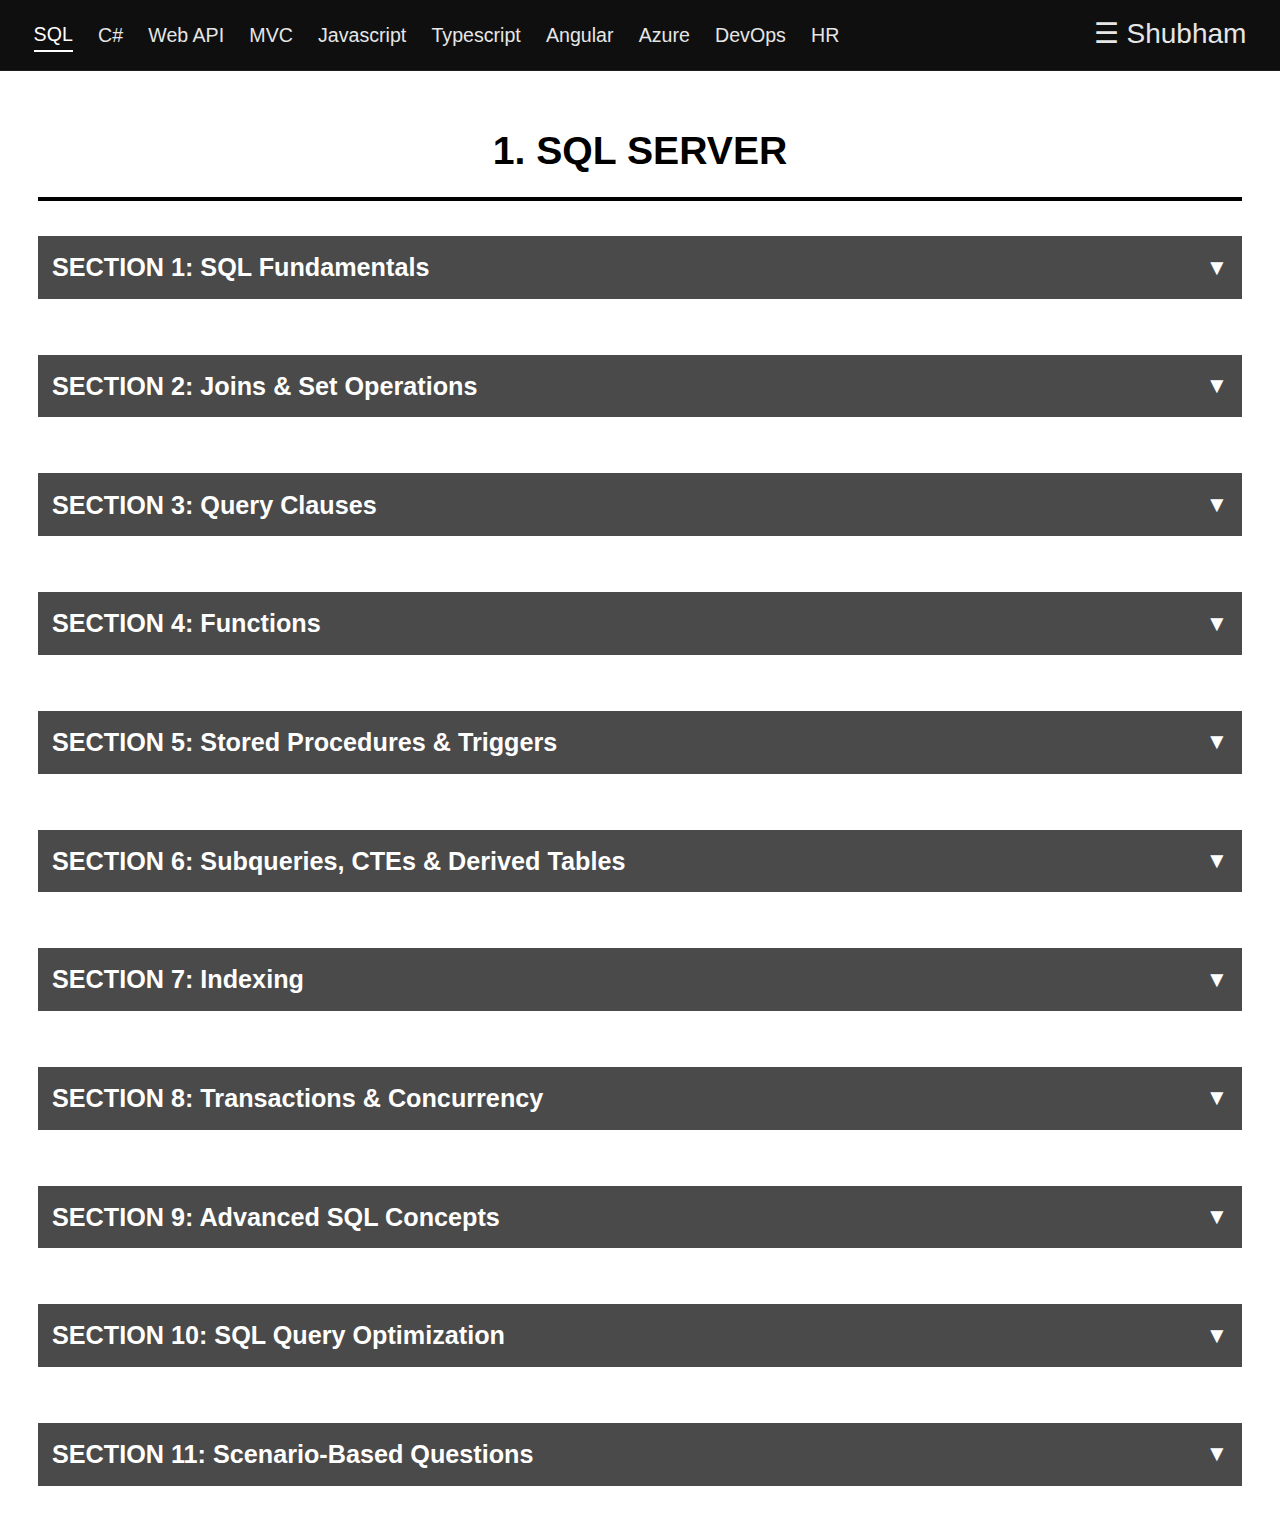
<file: Notes/SQL.html>
<!doctype html>
<html lang="en">
  <head>
    <meta charset="UTF-8" />
    <meta name="viewport" content="width=device-width, initial-scale=1.0" />
    <link rel="stylesheet" href="../style.css" />
    <title>SQL Server Notes</title>
  </head>
  <body>
    <h1>1. SQL SERVER</h1>

    <!-- ===================== SECTION 1 ===================== -->
    <h2 class="section-header" onclick="toggleSection(this)">
      SECTION 1: SQL Fundamentals <span class="toggle-icon">▼</span>
    </h2>
    <div class="section-content">
      <ul>
        <li><strong>Database &amp; Table:</strong> <code>RENAME</code></li>
        <li>
          <strong>DDL:</strong> Data Defination Language, Structure/Column
          operations <code>CREATE</code>, <code>ALTER</code>, <code>DROP</code>,
          <code>TRUNCATE</code>
        </li>
        <li>
          <strong>DML:</strong> Data Manipulation Language, Data/Row operations
          <code>SELECT</code>, <code>INSERT</code>, <code>UPDATE</code>,
          <code>DELETE</code>
        </li>
        <li>
          <strong>Constraints:</strong> Validate data <code>PRIMARY KEY</code>,
          <code>FOREIGN KEY</code> (4 Cascade Actions), <code>UNIQUE</code>,
          <code>CHECK</code>, <code>DEFAULT</code>, <code>NOT NULL</code>
        </li>
        <li>
          <strong>Cascade Actions:</strong> <code>NO ACTION</code> (block parent
          change), <code>CASCADE</code> (auto change child),
          <code>SET NULL</code> (remove relation), <code>SET DEFAULT</code> (set
          default value)
        </li>
        <li>
          <strong>Identity:</strong> Auto-incremented column
          <code>Id INT IDENTITY(1,1)</code>;
          <code>SCOPE_IDENTITY()</code> (current scope),
          <code>@@IDENTITY</code> (session), <code>IDENT_CURRENT('table')</code>
        </li>
      </ul>
      <div class="image-icons">
        <span class="image-icons-label">Images:</span>
        <button
          class="image-icon"
          onclick="toggleImage(this)"
          data-src="./Images/sql_commands.webp"
        >
          📷
        </button>
        <button class="image-icon" onclick="toggleImage(this)" data-src="">
          📷
        </button>
      </div>
      <div class="image-preview-box"></div>
    </div>

    <!-- ===================== SECTION 2 ===================== -->
    <h2 class="section-header" onclick="toggleSection(this)">
      SECTION 2: Joins &amp; Set Operations <span class="toggle-icon">▼</span>
    </h2>
    <div class="section-content">
      <table>
        <thead>
          <tr>
            <th>Join Type</th>
            <th>Returns</th>
            <th>Use Case</th>
          </tr>
        </thead>
        <tbody>
          <tr>
            <td><strong>INNER JOIN</strong></td>
            <td>Matching rows from both tables</td>
            <td>
              Default;
              <code
                >SELECT * FROM Orders o INNER JOIN Customers c ON o.CustomerId =
                c.Id</code
              >
            </td>
          </tr>
          <tr>
            <td><strong>LEFT JOIN</strong></td>
            <td>All left + matching right (nulls if no match)</td>
            <td>Keep all records from main table</td>
          </tr>
          <tr>
            <td><strong>RIGHT JOIN</strong></td>
            <td>All right + matching left</td>
            <td>Rarely used (swap to LEFT)</td>
          </tr>
          <tr>
            <td><strong>FULL JOIN</strong></td>
            <td>All rows from both tables</td>
            <td>Find unmatched records both sides</td>
          </tr>
          <tr>
            <td><strong>CROSS JOIN</strong></td>
            <td>Cartesian product (every combination)</td>
            <td>Every student has every subject</td>
          </tr>
          <tr>
            <td><strong>SELF JOIN</strong></td>
            <td>Join table to itself</td>
            <td>Hierarchical data, comparisons, Manager also Employee</td>
          </tr>
        </tbody>
      </table>
      <div class="note">
        <p>
          <strong>Join vs Subquery:</strong> Join combine data from multiple
          tables in one query. Subquery uses result of one query inside another
          query for filtering or conditions.
        </p>
        <p>
          <strong>Join vs Union:</strong> Joins adds column for more details;
          <code>UNION</code> adds rows for more data (No duplicates),
          <code>UNION ALL</code> duplicates
        </p>
      </div>
      <div class="image-icons">
        <span class="image-icons-label">Images:</span>
        <button class="image-icon" onclick="toggleImage(this)" data-src="">
          📷
        </button>
        <button class="image-icon" onclick="toggleImage(this)" data-src="">
          📷
        </button>
      </div>
      <div class="image-preview-box"></div>
    </div>

    <!-- ===================== SECTION 3 ===================== -->
    <h2 class="section-header" onclick="toggleSection(this)">
      SECTION 3: Query Clauses <span class="toggle-icon">▼</span>
    </h2>
    <div class="section-content">
      <table>
        <thead>
          <tr>
            <th>Category</th>
            <th>Clauses / Keywords</th>
            <th>Purpose</th>
          </tr>
        </thead>
        <tbody>
          <tr>
            <td><strong>Filtering</strong></td>
            <td>
              <code>WHERE</code>, <code>AND</code>, <code>OR</code>,
              <code>IN</code>, <code>BETWEEN</code>, <code>LIKE</code>,
              <code>IS NULL</code>
            </td>
            <td>Filter rows before grouping</td>
          </tr>
          <tr>
            <td><strong>Sorting</strong></td>
            <td>
              <code>ORDER BY</code> (<code>ASC</code>/<code>DESC</code>),
              <code>TOP</code>, <code>OFFSET...FETCH</code>
            </td>
            <td>Sort and limit results</td>
          </tr>
          <tr>
            <td><strong>Grouping</strong></td>
            <td><code>GROUP BY</code>, <code>HAVING</code></td>
            <td>Aggregate data; <code>HAVING</code> filters groups</td>
          </tr>
          <tr>
            <td><strong>Set Operations</strong></td>
            <td>
              <code>UNION</code>, <code>UNION ALL</code>,
              <code>INTERSECT</code>, <code>EXCEPT</code>
            </td>
            <td>Combine/compare result sets</td>
          </tr>
          <tr>
            <td><strong>Subqueries</strong></td>
            <td>
              <code>EXISTS</code>, <code>IN</code>, <code>ANY</code>,
              <code>ALL</code>
            </td>
            <td>Nested queries for filtering</td>
          </tr>
          <tr>
            <td><strong>Other</strong></td>
            <td>
              <code>DISTINCT</code>, <code>WITH</code> (CTE), <code>INTO</code>
            </td>
            <td>Remove duplicates, temp results</td>
          </tr>
        </tbody>
      </table>
      <div class="image-icons">
        <span class="image-icons-label">Images:</span>
        <button class="image-icon" onclick="toggleImage(this)" data-src="">
          📷
        </button>
        <button class="image-icon" onclick="toggleImage(this)" data-src="">
          📷
        </button>
      </div>
      <div class="image-preview-box"></div>
    </div>

    <!-- ===================== SECTION 4 ===================== -->
    <h2 class="section-header" onclick="toggleSection(this)">
      SECTION 4: Functions <span class="toggle-icon">▼</span>
    </h2>
    <div class="section-content">
      <table>
        <thead>
          <tr>
            <th>Category</th>
            <th>Functions</th>
            <th>Notes</th>
          </tr>
        </thead>
        <tbody>
          <tr>
            <td><strong>Aggregate</strong></td>
            <td>
              <code>COUNT</code>, <code>SUM</code>, <code>AVG</code>,
              <code>MIN</code>, <code>MAX</code>
            </td>
            <td>
              <code>COUNT(*)</code> includes nulls,
              <code>COUNT(col)</code> excludes; <code>DISTINCT</code> for unique
              counts
            </td>
          </tr>
          <tr>
            <td><strong>String</strong></td>
            <td>
              <code>CONCAT</code>, <code>SUBSTRING</code>,
              <code>CHARINDEX</code>, <code>LEN</code>, <code>TRIM</code>,
              <code>UPPER</code>
            </td>
            <td>String manipulation</td>
          </tr>
          <tr>
            <td><strong>Date</strong></td>
            <td>
              <code>GETDATE</code>, <code>DATEADD</code>, <code>DATEDIFF</code>,
              <code>DATEPART</code>, <code>YEAR</code>
            </td>
            <td>Date arithmetic and extraction</td>
          </tr>
          <tr>
            <td><strong>Conversion</strong></td>
            <td>
              <code>CAST</code>, <code>CONVERT</code>, <code>TRY_CAST</code>
            </td>
            <td>Data type conversion</td>
          </tr>
          <tr>
            <td><strong>Null Handling</strong></td>
            <td>
              <code>ISNULL</code>, <code>COALESCE</code>, <code>NULLIF</code>
            </td>
            <td><code>COALESCE</code> returns first non-null value</td>
          </tr>
          <tr>
            <td><strong>Math</strong></td>
            <td>
              <code>ROUND</code>, <code>CEILING</code>, <code>FLOOR</code>,
              <code>ABS</code>, <code>POWER</code>
            </td>
            <td>Numeric operations</td>
          </tr>
          <tr>
            <td><strong>Window Functions</strong></td>
            <td>
              <code>ROW_NUMBER()</code>, <code>RANK()</code>,
              <code>DENSE_RANK()</code>, <code>NTILE()</code>
            </td>
            <td>
              <strong>ROW_NUMBER</strong> unique (1 2 3 4),
              <strong>RANK</strong> skips ties (1 2 2 4),
              <strong>DENSE_RANK</strong> no skip (1 2 2 3)
            </td>
          </tr>
          <tr>
            <td><strong>Window Clauses</strong></td>
            <td>
              <code>PARTITION BY</code>, <code>ORDER BY</code>,
              <code>DESC</code>, <code>ROWS</code>/<code>RANGE</code>
            </td>
            <td>
              <strong>PARTITION BY</strong> restarts row ranks for each group;
              <code
                >ROW_NUMBER() OVER (PARTITION BY Department ORDER BY Salary
                DESC)</code
              >
            </td>
          </tr>
        </tbody>
      </table>
      <div class="note">
        <p>
          <strong>User-Defined Functions:</strong> A custom SQL function used to
          return calculated or filtered data.
        </p>
        <ul>
          <li>
            <strong>Scalar:</strong> Returns single value; used in
            <code>SELECT</code>, <code>WHERE</code>
          </li>
          <li>
            <strong>Inline Table-Valued:</strong> Returns table; single
            <code>SELECT</code> statement; Fast &amp; can be indexed
          </li>
          <li>
            <strong>Multi-Statement Table:</strong> Returns table; multiple
            statements; cannot be indexed; slower than inline
          </li>
        </ul>
      </div>
      <div class="image-icons">
        <span class="image-icons-label">Images:</span>
        <button class="image-icon" onclick="toggleImage(this)" data-src="">
          📷
        </button>
        <button class="image-icon" onclick="toggleImage(this)" data-src="">
          📷
        </button>
      </div>
      <div class="image-preview-box"></div>
    </div>

    <!-- ===================== SECTION 5 ===================== -->
    <h2 class="section-header" onclick="toggleSection(this)">
      SECTION 5: Stored Procedures &amp; Triggers
      <span class="toggle-icon">▼</span>
    </h2>
    <div class="section-content">
      <table>
        <thead>
          <tr>
            <th>Topic</th>
            <th>Details</th>
          </tr>
        </thead>
        <tbody>
          <tr>
            <td><strong>Stored Procedures</strong></td>
            <td>
              Precompiled SQL; accepts parameters; returns int status; executes
              via <code>EXEC</code>
            </td>
          </tr>
          <tr>
            <td><strong>Parameters</strong></td>
            <td>
              Input (<code>@param INT</code>), Output (<code
                >@result INT OUTPUT</code
              >), Return value (<code>RETURN 0</code>)
            </td>
          </tr>
          <tr>
            <td><strong>Benefits</strong></td>
            <td>
              Performance (cached plan), security (permissions), reusability,
              reduced network traffic, centralize business logic, prevent sql
              injection
            </td>
          </tr>
          <tr>
            <td><strong>Error Handling</strong></td>
            <td>
              <code>TRY...CATCH</code> block; log errors to table;
              <code>ROLLBACK</code> on failure
            </td>
          </tr>
          <tr>
            <td><strong>Dynamic SQL</strong></td>
            <td>
              Build/execute SQL strings at run time; use
              <code>sp_executesql</code> for parameterization
            </td>
          </tr>
          <tr>
            <td><strong>SP vs Inline SQL</strong></td>
            <td>
              SP: Better performance, security; Inline: Flexibility, easier
              debugging
            </td>
          </tr>
        </tbody>
      </table>
      <div class="note">
        <p>
          <strong>SP vs Functions:</strong> SP changes data and runs logic,
          Function only returns data
        </p>
        <ul>
          <li>
            <strong>SP:</strong> Can read/modify data, return multiple result
            sets and output parameters, support transactions, error handling,
            temp tables, and dynamic SQL; executed using <code>EXEC</code>.
          </li>
          <li>
            <strong>Function:</strong> Read-only, returns a single value or
            table, used inside <code>SELECT</code>, must be deterministic, and
            cannot use transactions or cause side effects.
          </li>
        </ul>
      </div>
      <h3>Triggers</h3>
      <p>
        <strong>Triggers:</strong> Special SP, runs automatically when data is
        inserted, updated, or deleted.
      </p>
      <table>
        <thead>
          <tr>
            <th>Type</th>
            <th>Fires On</th>
            <th>Use Case</th>
          </tr>
        </thead>
        <tbody>
          <tr>
            <td><strong>DML</strong></td>
            <td>
              <code>INSERT</code>, <code>UPDATE</code>, <code>DELETE</code>
            </td>
            <td>Audit trails, enforce business rules</td>
          </tr>
          <tr>
            <td><strong>DDL</strong></td>
            <td><code>CREATE</code>, <code>ALTER</code>, <code>DROP</code></td>
            <td>Track schema changes</td>
          </tr>
          <tr>
            <td><strong>LOGON</strong></td>
            <td>User login</td>
            <td>Restrict access, log login attempts</td>
          </tr>
        </tbody>
      </table>
      <div class="note">
        <p><strong>Trigger Types:</strong></p>
        <ul>
          <li>
            <strong>INSTEAD OF:</strong> Replaces DML operation; used on views;
            <strong>Only trigger executed but not the underlying query</strong>
          </li>
          <li>
            <strong>AFTER/FOR:</strong> Executes after DML completes; Can
            rollback; <strong>Both executed</strong>
          </li>
        </ul>
        <p>
          <strong>Magic Tables:</strong> <code>inserted</code> (new data),
          <code>deleted</code> (old data) available inside DML triggers
        </p>
      </div>
      <div class="image-icons">
        <span class="image-icons-label">Images:</span>
        <button class="image-icon" onclick="toggleImage(this)" data-src="">
          📷
        </button>
        <button class="image-icon" onclick="toggleImage(this)" data-src="">
          📷
        </button>
      </div>
      <div class="image-preview-box"></div>
    </div>

    <!-- ===================== SECTION 6 ===================== -->
    <h2 class="section-header" onclick="toggleSection(this)">
      SECTION 6: Subqueries, CTEs &amp; Derived Tables
      <span class="toggle-icon">▼</span>
    </h2>
    <div class="section-content">
      <table>
        <thead>
          <tr>
            <th>Concept</th>
            <th>Description</th>
            <th>Syntax Example</th>
          </tr>
        </thead>
        <tbody>
          <tr>
            <td><strong>Subquery</strong></td>
            <td>Query nested inside another query</td>
            <td><code>WHERE ID IN (SELECT...)</code></td>
          </tr>
          <tr>
            <td><strong>Correlated</strong></td>
            <td>Dependent; References outer query; Executes per row</td>
            <td>Slower; row-by-row execution</td>
          </tr>
          <tr>
            <td><strong>Non-Correlated</strong></td>
            <td>Independent; Executes once</td>
            <td>Faster; one-time execution</td>
          </tr>
          <tr>
            <td><strong>Scalar Subquery</strong></td>
            <td>Returns single value</td>
            <td><code>SELECT (SELECT MAX...)</code></td>
          </tr>
          <tr>
            <td><strong>CTE</strong></td>
            <td>
              Named temporary result; Readable, reusable in single scope query
            </td>
            <td><code>WITH name AS (SELECT...)</code></td>
          </tr>
          <tr>
            <td><strong>Recursive CTE</strong></td>
            <td>References itself; for hierarchies, graphs</td>
            <td>Employee org chart</td>
          </tr>
          <tr>
            <td><strong>Derived Table</strong></td>
            <td>Inline subquery in FROM clause</td>
            <td><code>FROM (SELECT...) AS dt</code></td>
          </tr>
        </tbody>
      </table>
      <div class="note">
        <p><strong>When to Use:</strong></p>
        <ul>
          <li>
            <strong>CTE:</strong> Complex queries, recursion, readability; can
            be referenced multiple times in same query.
          </li>
          <li>
            <strong>Derived Table:</strong> Simple one-time subquery within FROM
            clause; no name or reuse needed.
          </li>
          <li>
            <strong>View:</strong> Saved select query, virtual table, reused by
            many users; improves security and keeps logic persistent.
          </li>
        </ul>
      </div>
      <div class="image-icons">
        <span class="image-icons-label">Images:</span>
        <button class="image-icon" onclick="toggleImage(this)" data-src="">
          📷
        </button>
        <button class="image-icon" onclick="toggleImage(this)" data-src="">
          📷
        </button>
      </div>
      <div class="image-preview-box"></div>
    </div>

    <!-- ===================== SECTION 7 ===================== -->
    <h2 class="section-header" onclick="toggleSection(this)">
      SECTION 7: Indexing <span class="toggle-icon">▼</span>
    </h2>
    <div class="section-content">
      <table>
        <thead>
          <tr>
            <th>Index Type</th>
            <th>Description</th>
            <th>Key Points</th>
          </tr>
        </thead>
        <tbody>
          <tr>
            <td><strong>Index Definition</strong></td>
            <td>Like book index, helps SQL Server find data faster</td>
            <td>
              Applies on column; speeds up reads but slows down data changes
            </td>
          </tr>
          <tr>
            <td><strong>Clustered Index</strong></td>
            <td>
              Physically stores &amp; sorts actual table data based on index key
              column
            </td>
            <td>
              Only one per table; usually on the Primary Key; very fast for
              range queries
            </td>
          </tr>
          <tr>
            <td><strong>Non-Clustered Index</strong></td>
            <td>
              Stored as separate structure with index key and pointers to actual
              rows
            </td>
            <td>
              Multiple allowed per table; fast for search and lookup operations
            </td>
          </tr>
          <tr>
            <td><strong>Unique/Non Unique</strong></td>
            <td>Enforces uniqueness on column(s)</td>
            <td>Automatically created for PK, UNIQUE</td>
          </tr>
          <tr>
            <td><strong>Composite/Covering</strong></td>
            <td>Index on multiple columns</td>
            <td>Order matters; use for multi-column filters</td>
          </tr>
        </tbody>
      </table>
      <div class="note">
        <p>
          <strong>Benefits:</strong> Faster <code>SELECT</code>,
          <code>WHERE</code>, <code>JOIN</code>, <code>ORDER BY</code>; Enforces
          uniqueness
        </p>
        <p>
          <strong>When NOT to Use:</strong> Small tables, frequent
          <code>INSERT</code>/<code>UPDATE</code>/<code>DELETE</code>, low
          selectivity columns.
        </p>
        <p>
          <strong>Index Maintenance:</strong>
          <strong>Rebuild (&gt;30%)</strong> recreates the index,
          <strong>Reorganize (5-30%)</strong> lightly fixes it,
          <strong>Update Statistics</strong> refreshes stats so SQL Server can
          choose better execution plans.
        </p>
      </div>
      <div class="image-icons">
        <span class="image-icons-label">Images:</span>
        <button class="image-icon" onclick="toggleImage(this)" data-src="">
          📷
        </button>
        <button class="image-icon" onclick="toggleImage(this)" data-src="">
          📷
        </button>
      </div>
      <div class="image-preview-box"></div>
    </div>

    <!-- ===================== SECTION 8 ===================== -->
    <h2 class="section-header" onclick="toggleSection(this)">
      SECTION 8: Transactions &amp; Concurrency
      <span class="toggle-icon">▼</span>
    </h2>
    <div class="section-content">
      <p>
        <strong>Transaction:</strong> A group of database operations that all
        succeed or fail together<br /><code>BEGIN TRANSACTION</code> →
        operations → try <code>COMMIT</code> (success) / catch
        <code>ROLLBACK</code> (failure)
      </p>
      <p><strong>ACID Properties:</strong></p>
      <ul>
        <li>
          <strong>Atomicity:</strong> Transaction completes fully or not at all.
        </li>
        <li>
          <strong>Consistency:</strong> Data stays valid before and after the
          transaction.
        </li>
        <li>
          <strong>Isolation:</strong> Transactions do not affect each other.
        </li>
        <li>
          <strong>Durability:</strong> Committed data is saved permanently.
        </li>
      </ul>
      <p>
        <strong>Concurrency:</strong> Allows multiple users to work on DB at the
        same time without data conflicts
      </p>
      <table>
        <thead>
          <tr>
            <th>Issue</th>
            <th>Description</th>
            <th>Solution</th>
          </tr>
        </thead>
        <tbody>
          <tr>
            <td><strong>Dirty Read</strong></td>
            <td>Read uncommitted data from another transaction</td>
            <td><code>READ COMMITTED</code> level</td>
          </tr>
          <tr>
            <td><strong>Lost Update</strong></td>
            <td>Concurrent updates overwrite each other</td>
            <td>WITH (NOLOCK), <strong>RowVersion</strong></td>
          </tr>
          <tr>
            <td><strong>Non-Repeatable Read</strong></td>
            <td>Same row search gives different values</td>
            <td><code>REPEATABLE READ</code> level</td>
          </tr>
          <tr>
            <td><strong>Phantom Read</strong></td>
            <td>
              New rows appear/disappear because another transaction
              inserted/deleted
            </td>
            <td><code>SERIALIZABLE</code> level</td>
          </tr>
        </tbody>
      </table>
      <h3>Isolation Levels</h3>
      <table>
        <thead>
          <tr>
            <th>Level</th>
            <th>Prevents</th>
            <th>Allows</th>
            <th>Performance</th>
          </tr>
        </thead>
        <tbody>
          <tr>
            <td><strong>READ UNCOMMITTED</strong></td>
            <td>Nothing</td>
            <td>Dirty, Non-repeatable, Phantom</td>
            <td>Fastest</td>
          </tr>
          <tr>
            <td><strong>READ COMMITTED</strong></td>
            <td>Dirty Read</td>
            <td>Non-repeatable, Phantom</td>
            <td>Default</td>
          </tr>
          <tr>
            <td><strong>REPEATABLE READ</strong></td>
            <td>Dirty, Non-repeatable</td>
            <td>Phantom Read</td>
            <td>Slower</td>
          </tr>
          <tr>
            <td><strong>SERIALIZABLE</strong></td>
            <td>All issues</td>
            <td>Nothing</td>
            <td>Slowest</td>
          </tr>
        </tbody>
      </table>
      <div class="note">
        <p>
          <strong>RowVersion:</strong> A column that automatically changes its
          value whenever a row is updated. Ensures no one overwrites another
          user's update unknowingly. Add a column
          <code>RowVersion ROWVERSION</code> and use it in the WHERE clause.
        </p>
        <p>
          <strong>Deadlock:</strong> Happens when two transactions block each
          other by holding locks, so SQL Server kills one. Avoid it by short
          transactions, proper indexes, and consistent table access order.
          <strong>Fix =&gt;</strong> Identify session, analyze query, wait if
          possible, kill as last option, then fix root cause.
        </p>
      </div>
      <div class="image-icons">
        <span class="image-icons-label">Images:</span>
        <button class="image-icon" onclick="toggleImage(this)" data-src="">
          📷
        </button>
        <button class="image-icon" onclick="toggleImage(this)" data-src="">
          📷
        </button>
      </div>
      <div class="image-preview-box"></div>
    </div>

    <!-- ===================== SECTION 9 ===================== -->
    <h2 class="section-header" onclick="toggleSection(this)">
      SECTION 9: Advanced SQL Concepts <span class="toggle-icon">▼</span>
    </h2>
    <div class="section-content">
      <table>
        <thead>
          <tr>
            <th>Concept</th>
            <th>Description</th>
            <th>Key Points</th>
          </tr>
        </thead>
        <tbody>
          <tr>
            <td><strong>Views</strong></td>
            <td>Saved <code>SELECT</code> query; Virtual table</td>
            <td>
              Simple (one table), Complex (Many tables), Indexed (Secure with
              <code>SCHEMABINDING</code>); Column security
            </td>
          </tr>
          <tr>
            <td><strong>Temp Tables</strong></td>
            <td>
              <code>#Local</code> (session), <code>##Global</code> (all
              sessions)
            </td>
            <td>Stored in tempdb; dropped on disconnect</td>
          </tr>
          <tr>
            <td><strong>Table Variables</strong></td>
            <td><code>@TableVar</code>; in-memory (App RAM)</td>
            <td>No statistics; use for small datasets; Fast</td>
          </tr>
          <tr>
            <td><strong>PIVOT/UNPIVOT</strong></td>
            <td>Transform rows ↔ columns</td>
            <td>
              <code>PIVOT</code> (row to col), <code>UNPIVOT</code> (col to row)
            </td>
          </tr>
          <tr>
            <td><strong>Normalization</strong></td>
            <td>Organizing data to Reduce redundancy</td>
            <td>
              1NF (atomic), 2NF (no partial dependency), 3NF (no transitive
              dependency)
            </td>
          </tr>
          <tr>
            <td><strong>MERGE</strong></td>
            <td>
              <code>INSERT</code>/<code>UPDATE</code>/<code>DELETE</code> in one
              statement
            </td>
            <td>Sync source to target table</td>
          </tr>
          <tr>
            <td><strong>SELECT INTO</strong></td>
            <td>Create new table from query results</td>
            <td><code>SELECT * INTO NewTable FROM OldTable</code></td>
          </tr>
          <tr>
            <td><strong>CASE Expression</strong></td>
            <td>Conditional logic in queries</td>
            <td>
              Use in <code>SELECT</code>, <code>WHERE</code>,
              <code>ORDER BY</code>
            </td>
          </tr>
        </tbody>
      </table>
      <div class="note">
        <p><strong>Temp Tables vs Table Variables vs CTEs:</strong></p>
        <ul>
          <li>
            <strong>Temp Tables:</strong> Best for large datasets, support
            indexes; Stored in Tempdb; Removed when session ends
          </li>
          <li>
            <strong>Table Variables:</strong> Small datasets (&lt;1000 rows), no
            statistics, faster for simple ops; Stored in App RAM; Removed when
            scope ends
          </li>
          <li>
            <strong>CTEs:</strong> Readability, single-query scope, no physical
            storage
          </li>
        </ul>
        <p>
          <strong>System Tables:</strong>
          <code>INFORMATION_SCHEMA.TABLES</code>, <code>SYS.TABLES</code>,
          <code>SYS.COLUMNS</code>, <code>SYS.INDEXES</code><br />
          Database existence → <code>DB_ID()</code>, Object existence →
          <code>IF OBJECT_ID('dbo.vw_Students', 'V') IS NOT NULL</code>
        </p>
      </div>
      <div class="image-icons">
        <span class="image-icons-label">Images:</span>
        <button class="image-icon" onclick="toggleImage(this)" data-src="">
          📷
        </button>
        <button class="image-icon" onclick="toggleImage(this)" data-src="">
          📷
        </button>
      </div>
      <div class="image-preview-box"></div>
    </div>

    <!-- ===================== SECTION 10 ===================== -->
    <h2 class="section-header" onclick="toggleSection(this)">
      SECTION 10: SQL Query Optimization <span class="toggle-icon">▼</span>
    </h2>
    <div class="section-content">
      <ul>
        <li>
          <strong>Execution Plan:</strong> Shows how SQL Server executes a
          query; Identify table/index scans, index seeks, key lookups, missing
          indexes, high-cost steps. <strong>SQL Hints</strong> force specific
          execution: <code>WITH (NOLOCK)</code>, <code>FORCESEEK</code>,
          <code>WITH (INDEX(IX_EmpId))</code>
        </li>
        <li>
          <strong>Indexing Strategy:</strong> Index, Covering index on
          <code>WHERE</code>, <code>JOIN</code>, <code>ORDER BY</code> hot
          columns; avoid over-indexing (slows writes)
        </li>
        <li>
          <strong>Data Statistics:</strong> Describe data distribution to help
          optimizer choose best plan; Auto-updated or manually refreshed using
          <code>UPDATE STATISTICS</code>
        </li>
        <li>
          <strong>Pagination &amp; Filter:</strong> Use
          <code>OFFSET...FETCH</code> or keyset pagination; avoid
          <code>TOP</code> with large offsets
        </li>
        <li>
          <strong>Avoid SELECT *:</strong> Fetch only needed columns; reduces
          I/O and memory
        </li>
        <li>
          <strong>Avoid Cursors:</strong> Use set-based operations instead;
          cursors are row-by-row (slow)
        </li>
        <li>
          <strong>SP &amp; Parameterized Queries:</strong> Prevents SQL
          injection, enables plan reuse
        </li>
        <li>
          <strong>Transaction Scope:</strong> Keep short; releases locks faster,
          reduces blocking/deadlocks
        </li>
        <li>
          <strong>Query Patterns:</strong> Avoid functions on indexed columns in
          <code>WHERE</code>
        </li>
        <li>
          <strong>Avoid Implicit Conversions:</strong> Match data types in
          <code>WHERE</code>/<code>JOIN</code> to avoid index scans
        </li>
        <li>
          <strong>SQL Profiler:</strong> Tool to capture/monitor SQL activities
          for debugging, performance tuning; workload fed to
          <strong>Tuning Advisor</strong> for index/tuning recommendations
        </li>
      </ul>
      <div class="image-icons">
        <span class="image-icons-label">Images:</span>
        <button class="image-icon" onclick="toggleImage(this)" data-src="">
          📷
        </button>
        <button class="image-icon" onclick="toggleImage(this)" data-src="">
          📷
        </button>
      </div>
      <div class="image-preview-box"></div>
    </div>

    <!-- ===================== SECTION 11: SCENARIOS ===================== -->
    <h2 class="section-header" onclick="toggleSection(this)">
      SECTION 11: Scenario-Based Questions <span class="toggle-icon">▼</span>
    </h2>
    <div class="section-content">
      <div class="scenario-item">
        <h3>1. Query is Slow — Missing Index</h3>
        <p>
          A query
          <code
            >SELECT * FROM orders WHERE customer_id = 123 AND status =
            'SHIPPED'</code
          >
          runs very slowly on a table with millions of rows. How do you find and
          fix the problem?
        </p>
        <div class="answer">
          <strong>Answer:</strong>
          <p>
            When there is no index, SQL Server scans the entire table row by
            row. I check the execution plan to confirm a table scan is
            happening. Then I create a composite index on the columns used in
            the WHERE clause:
            <code
              >CREATE INDEX idx_customer_status ON orders(customer_id,
              status)</code
            >. I put the most selective column first (customer_id). After this,
            the query uses an index seek instead of a scan — much faster.
          </p>
        </div>
        <div class="image-icons">
          <span class="image-icons-label">Images:</span
          ><button class="image-icon" onclick="toggleImage(this)" data-src="">
            📷</button
          ><button class="image-icon" onclick="toggleImage(this)" data-src="">
            📷
          </button>
        </div>
        <div class="image-preview-box"></div>
      </div>

      <div class="scenario-item">
        <h3>2. Slow Pagination on Large Table</h3>
        <p>
          A pagination query using
          <code>OFFSET 50000 FETCH NEXT 20 ROWS ONLY</code> takes 15+ seconds.
          The execution plan shows a full table scan. How do you fix it?
        </p>
        <div class="answer">
          <strong>Answer:</strong>
          <p>
            OFFSET pagination is slow because SQL Server must scan and skip all
            rows before the offset. The fix is keyset pagination — filter using
            the last seen ID:
            <code
              >WHERE id &gt; @last_seen_id ORDER BY id FETCH NEXT 20 ROWS
              ONLY</code
            >. This works great with an index on the id column and stays fast
            even with millions of rows.
          </p>
        </div>
        <div class="image-icons">
          <span class="image-icons-label">Images:</span
          ><button class="image-icon" onclick="toggleImage(this)" data-src="">
            📷</button
          ><button class="image-icon" onclick="toggleImage(this)" data-src="">
            📷
          </button>
        </div>
        <div class="image-preview-box"></div>
      </div>

      <div class="scenario-item">
        <h3>3. Deadlock Between Two Transactions</h3>
        <p>
          Transaction A locks Product 100 then waits for Product 101.
          Transaction B locks Product 101 then waits for Product 100. A deadlock
          happens and one transaction fails. How do you prevent this?
        </p>
        <div class="answer">
          <strong>Answer:</strong>
          <p>
            Deadlocks happen when two transactions are each waiting for a lock
            the other holds. SQL Server detects this and kills one transaction.
            To prevent it: always access resources in the same order in all
            transactions (always lock Product 100 before 101), keep transactions
            short, and use proper indexes to reduce lock time. Consistent
            locking order is the most important fix.
          </p>
        </div>
        <div class="image-icons">
          <span class="image-icons-label">Images:</span
          ><button class="image-icon" onclick="toggleImage(this)" data-src="">
            📷</button
          ><button class="image-icon" onclick="toggleImage(this)" data-src="">
            📷
          </button>
        </div>
        <div class="image-preview-box"></div>
      </div>

      <div class="scenario-item">
        <h3>4. Two Users Booking the Same Seat</h3>
        <p>
          Two users try to book the same concert seat at the same time. Both
          check availability, both see it's free, and both book it — double
          booking occurs. How do you prevent this?
        </p>
        <div class="answer">
          <strong>Answer:</strong>
          <p>
            This is a race condition — the check and insert are two separate
            steps, allowing both users to pass the check simultaneously. The fix
            is to make it atomic. I use an UPDATE with a condition:
            <code
              >UPDATE seats SET is_booked = 1 WHERE seat_id = 100 AND is_booked
              = 0</code
            >. This succeeds for only one user — the other gets 0 rows affected.
            No separate check needed.
          </p>
        </div>
        <div class="image-icons">
          <span class="image-icons-label">Images:</span
          ><button class="image-icon" onclick="toggleImage(this)" data-src="">
            📷</button
          ><button class="image-icon" onclick="toggleImage(this)" data-src="">
            📷
          </button>
        </div>
        <div class="image-preview-box"></div>
      </div>

      <div class="scenario-item">
        <h3>5. Reading Different Data in the Same Transaction</h3>
        <p>
          User A reads a bank balance of $1000. User B transfers $500 out. User
          A reads again and sees $500 — different result in the same
          transaction. How do you stop this?
        </p>
        <div class="answer">
          <strong>Answer:</strong>
          <p>
            This is a non-repeatable read — the same query returns different
            results within one transaction because another transaction changed
            the data in between. I fix this by using
            <code>REPEATABLE READ</code> isolation level, which locks the rows
            read so other transactions cannot change them until the first
            transaction finishes. For stricter control, use
            <code>SERIALIZABLE</code>, but it is slower.
          </p>
        </div>
        <div class="image-icons">
          <span class="image-icons-label">Images:</span
          ><button class="image-icon" onclick="toggleImage(this)" data-src="">
            📷</button
          ><button class="image-icon" onclick="toggleImage(this)" data-src="">
            📷
          </button>
        </div>
        <div class="image-preview-box"></div>
      </div>

      <div class="scenario-item">
        <h3>6. Soft Delete Breaking Unique Constraints</h3>
        <p>
          Your users table uses soft delete (an <code>is_deleted</code> flag). A
          deleted user's email blocks a new user from registering with the same
          email. How do you fix this?
        </p>
        <div class="answer">
          <strong>Answer:</strong>
          <p>
            The unique constraint applies to all rows including soft-deleted
            ones. I fix this with a filtered unique index that only covers
            active rows:
            <code
              >CREATE UNIQUE INDEX idx_email_active ON users(email) WHERE
              is_deleted = 0</code
            >. Now deleted users can share an email with new users, but active
            users must still have unique emails.
          </p>
        </div>
        <div class="image-icons">
          <span class="image-icons-label">Images:</span
          ><button class="image-icon" onclick="toggleImage(this)" data-src="">
            📷</button
          ><button class="image-icon" onclick="toggleImage(this)" data-src="">
            📷
          </button>
        </div>
        <div class="image-preview-box"></div>
      </div>

      <div class="scenario-item">
        <h3>7. Reports Slowing Down the Live System</h3>
        <p>
          A complex report query takes 10 minutes to run and locks important
          tables, causing timeouts for normal users. How do you separate
          reporting from production traffic?
        </p>
        <div class="answer">
          <strong>Answer:</strong>
          <p>
            Heavy reports should not run on the production database. The best
            fix is to run reports on a read replica — a copy of the database
            that handles only reads. This keeps the main database free for
            normal operations. For a quick fix, use
            <code>WITH (NOLOCK)</code> on report queries to avoid locking, but
            be aware this may return slightly out-of-date data.
          </p>
        </div>
        <div class="image-icons">
          <span class="image-icons-label">Images:</span
          ><button class="image-icon" onclick="toggleImage(this)" data-src="">
            📷</button
          ><button class="image-icon" onclick="toggleImage(this)" data-src="">
            📷
          </button>
        </div>
        <div class="image-preview-box"></div>
      </div>

      <div class="scenario-item">
        <h3>8. Subquery is Slow — Rewrite as JOIN</h3>
        <p>
          This query is very slow:
          <code
            >SELECT * FROM orders WHERE customer_id IN (SELECT id FROM customers
            WHERE city = 'NYC')</code
          >. How do you make it faster?
        </p>
        <div class="answer">
          <strong>Answer:</strong>
          <p>
            Subqueries with <code>IN</code> can run the inner query many times.
            Rewriting as a JOIN is usually faster because the optimizer can pick
            a better execution plan and use indexes efficiently:
            <code
              >SELECT o.* FROM orders o INNER JOIN customers c ON o.customer_id
              = c.id WHERE c.city = 'NYC'</code
            >. Always check the execution plan after the change to confirm the
            improvement.
          </p>
        </div>
        <div class="image-icons">
          <span class="image-icons-label">Images:</span
          ><button class="image-icon" onclick="toggleImage(this)" data-src="">
            📷</button
          ><button class="image-icon" onclick="toggleImage(this)" data-src="">
            📷
          </button>
        </div>
        <div class="image-preview-box"></div>
      </div>

      <div class="scenario-item">
        <h3>9. Get All Employees Under a Manager (Hierarchy)</h3>
        <p>
          You have an <code>employees</code> table with a
          <code>manager_id</code> column. How do you get all employees under a
          manager, including indirect reports at all levels?
        </p>
        <div class="answer">
          <strong>Answer:</strong>
          <p>
            I use a recursive CTE. It has two parts: the anchor (starting
            manager) and the recursive part (joins to find reports, then
            repeats):
            <code
              >WITH emp_hierarchy AS (SELECT id, name, manager_id FROM employees
              WHERE id = 100 UNION ALL SELECT e.id, e.name, e.manager_id FROM
              employees e INNER JOIN emp_hierarchy h ON e.manager_id = h.id)
              SELECT * FROM emp_hierarchy</code
            >. This keeps going until there are no more employees to find.
          </p>
        </div>
        <div class="image-icons">
          <span class="image-icons-label">Images:</span
          ><button class="image-icon" onclick="toggleImage(this)" data-src="">
            📷</button
          ><button class="image-icon" onclick="toggleImage(this)" data-src="">
            📷
          </button>
        </div>
        <div class="image-preview-box"></div>
      </div>

      <div class="scenario-item">
        <h3>10. Two Users Updating the Same Record (Lost Update)</h3>
        <p>
          User A reads a product price of $100. User B updates it to $120. User
          A saves their change and overwrites User B's update without knowing.
          How do you prevent this?
        </p>
        <div class="answer">
          <strong>Answer:</strong>
          <p>
            This is a lost update — the last write silently overwrites the
            earlier one. I fix this with optimistic concurrency using a
            <code>RowVersion</code> column. When saving, I check the version
            still matches:
            <code
              >UPDATE products SET price = 100, version = version + 1 WHERE id =
              1 AND version = 5</code
            >. If the version changed, 0 rows are affected and I return a
            conflict error so the user can refresh and try again.
          </p>
        </div>
        <div class="image-icons">
          <span class="image-icons-label">Images:</span
          ><button class="image-icon" onclick="toggleImage(this)" data-src="">
            📷</button
          ><button class="image-icon" onclick="toggleImage(this)" data-src="">
            📷
          </button>
        </div>
        <div class="image-preview-box"></div>
      </div>

      <div class="scenario-item">
        <h3>11. Index Fragmentation Making Queries Slow Over Time</h3>
        <p>
          Queries that were fast a few weeks ago are now noticeably slower, even
          though data volume is the same. The execution plan shows index
          fragmentation. How do you fix it?
        </p>
        <div class="answer">
          <strong>Answer:</strong>
          <p>
            Indexes get fragmented over time — data pages become scattered and
            out of order. I check fragmentation using
            <code>sys.dm_db_index_physical_stats</code>. If above 30%, I use
            <code>ALTER INDEX REBUILD</code> to fully recreate the index. For
            10-30%, I use <code>ALTER INDEX REORGANIZE</code> which is lighter.
            I schedule this maintenance regularly during off-peak hours.
          </p>
        </div>
        <div class="image-icons">
          <span class="image-icons-label">Images:</span
          ><button class="image-icon" onclick="toggleImage(this)" data-src="">
            📷</button
          ><button class="image-icon" onclick="toggleImage(this)" data-src="">
            📷
          </button>
        </div>
        <div class="image-preview-box"></div>
      </div>

      <div class="scenario-item">
        <h3>12. Application Makes Too Many Queries (N+1 Problem)</h3>
        <p>
          The app loads 100 customers and then runs a separate query for each
          customer's orders — 101 queries total, page takes 30 seconds. How do
          you fix it?
        </p>
        <div class="answer">
          <strong>Answer:</strong>
          <p>
            This is the N+1 problem — one query to get the list, then N more for
            each item. I fix it by loading all data in one query using a JOIN:
            <code
              >SELECT c.*, o.* FROM customers c LEFT JOIN orders o ON c.id =
              o.customer_id</code
            >. In Entity Framework I use <code>Include()</code> to do the same
            thing. This reduces 101 queries down to 1.
          </p>
        </div>
        <div class="image-icons">
          <span class="image-icons-label">Images:</span
          ><button class="image-icon" onclick="toggleImage(this)" data-src="">
            📷</button
          ><button class="image-icon" onclick="toggleImage(this)" data-src="">
            📷
          </button>
        </div>
        <div class="image-preview-box"></div>
      </div>
    </div>
    <!-- end section-content scenarios -->

    <script src="../change.js"></script>
  </body>
</html>
</file>
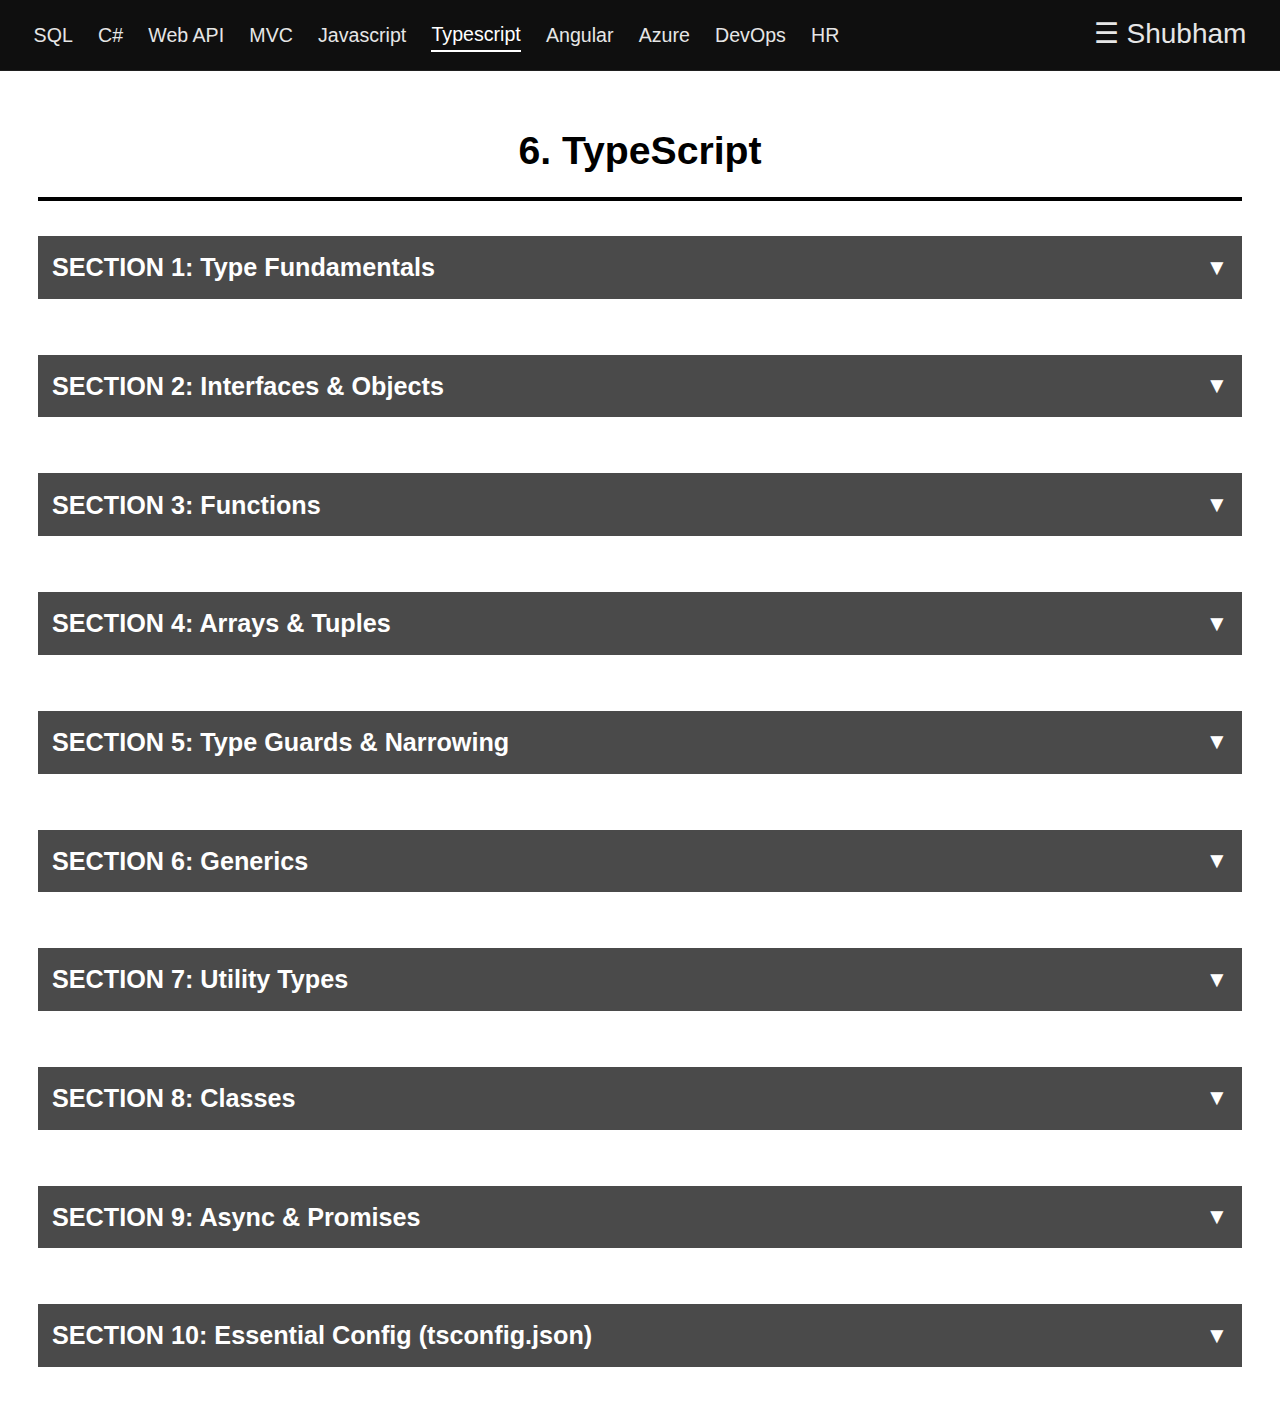
<file: Notes/TS.html>
<!doctype html>
<html lang="en">
  <head>
    <meta charset="UTF-8" />
    <meta name="viewport" content="width=device-width, initial-scale=1.0" />
    <link rel="stylesheet" href="../style.css" />
    <title>TypeScript Notes</title>
  </head>
  <body>
    <h1>6. TypeScript</h1>

    <!-- ===================== SECTION 1 ===================== -->
    <h2 class="section-header" onclick="toggleSection(this)">
      SECTION 1: Type Fundamentals <span class="toggle-icon">▼</span>
    </h2>
    <div class="section-content">
      <table>
        <thead>
          <tr>
            <th>Concept</th>
            <th>Description</th>
            <th>Example</th>
          </tr>
        </thead>
        <tbody>
          <tr>
            <td><strong>Basic Types</strong></td>
            <td>Core TypeScript types</td>
            <td>
              <code>string</code>, <code>number</code>, <code>boolean</code>,
              <code>array</code>, <code>object</code>, <code>enum</code>
            </td>
          </tr>
          <tr>
            <td><strong>Type Annotations</strong></td>
            <td>Explicitly mention type on variables &amp; functions</td>
            <td><code>let age: number = 3;</code></td>
          </tr>
          <tr>
            <td><strong>Type Inference</strong></td>
            <td>
              TypeScript auto-detects types based on value when type not
              specified
            </td>
            <td><code>let age = 30;</code></td>
          </tr>
          <tr>
            <td><strong>Union Types</strong></td>
            <td>Variable can hold multiple types</td>
            <td><code>let k: string | number</code></td>
          </tr>
          <tr>
            <td><strong>Intersection Types</strong></td>
            <td>Combines multiple types into one</td>
            <td><code>let x: A &amp; B</code></td>
          </tr>
          <tr>
            <td><strong>Literal Types</strong></td>
            <td>Exact values as types</td>
            <td><code>type c = "success" | "error" | 55</code></td>
          </tr>
          <tr>
            <td><strong>any vs unknown</strong></td>
            <td>
              <code>any</code> disables type checks;
              <code>unknown</code> requires type checking before use
            </td>
            <td><code>let x: unknown</code></td>
          </tr>
          <tr>
            <td><strong>Type Assertions</strong></td>
            <td>Tell TypeScript to treat a value as a specific type</td>
            <td><code>value as string</code></td>
          </tr>
          <tr>
            <td><strong>Modules</strong></td>
            <td>
              Organize code by exporting and importing classes, functions, or
              variables between files using named and default imports/exports
            </td>
            <td><code>export default</code>, <code>import { x }</code></td>
          </tr>
          <tr>
            <td><strong>Declaration Files</strong></td>
            <td>
              <code>.d.ts</code> files provide type information for JavaScript
              libraries so TypeScript can perform type checking
            </td>
            <td><code>@types/*</code>, <code>declare</code></td>
          </tr>
          <tr>
            <td><strong>TS Benefits</strong></td>
            <td>
              Superset of JavaScript; strongly-typed; catch errors at compile
              time; improves code quality
            </td>
            <td>—</td>
          </tr>
        </tbody>
      </table>

      <div class="image-icons">
        <span class="image-icons-label">Images:</span>
        <button class="image-icon" onclick="toggleImage(this)" data-src="">
          📷
        </button>
        <button class="image-icon" onclick="toggleImage(this)" data-src="">
          📷
        </button>
      </div>
      <div class="image-preview-box"></div>
    </div>

    <!-- ===================== SECTION 2 ===================== -->
    <h2 class="section-header" onclick="toggleSection(this)">
      SECTION 2: Interfaces &amp; Objects <span class="toggle-icon">▼</span>
    </h2>
    <div class="section-content">
      <table>
        <thead>
          <tr>
            <th>Topic</th>
            <th>What it is</th>
            <th>Why / Where Used</th>
            <th>Syntax</th>
          </tr>
        </thead>
        <tbody>
          <tr>
            <td><strong>Interface</strong></td>
            <td>Defines object structure</td>
            <td>API models, props</td>
            <td><code>interface User { id: number }</code></td>
          </tr>
          <tr>
            <td><strong>Optional Properties</strong></td>
            <td>May or may not exist</td>
            <td>Partial data</td>
            <td><code>interface User { age?: number }</code></td>
          </tr>
          <tr>
            <td><strong>Readonly</strong></td>
            <td>Cannot be changed after assignment</td>
            <td>IDs, constants</td>
            <td><code>interface User { readonly id: number }</code></td>
          </tr>
          <tr>
            <td><strong>Type Alias</strong></td>
            <td>Name for any type</td>
            <td>Unions, reuse</td>
            <td><code>type Status = "success" | "error"</code></td>
          </tr>
          <tr>
            <td><strong>Extending</strong></td>
            <td>Inherit another interface</td>
            <td>Avoid duplication</td>
            <td><code>interface IAdmin extends IUser {}</code></td>
          </tr>
          <tr>
            <td><strong>Index Signature</strong></td>
            <td>Dynamic keys with unknown names</td>
            <td>Objects with unknown keys</td>
            <td><code>interface Obj { [key: string]: any }</code></td>
          </tr>
          <tr>
            <td><strong>Function Type</strong></td>
            <td>Define function structure</td>
            <td>Callbacks, handlers</td>
            <td><code>interface Fn { (a: number): number }</code></td>
          </tr>
          <tr>
            <td><strong>Class Implements</strong></td>
            <td>Class must follow interface contract</td>
            <td>Enforce structure</td>
            <td><code>class A implements User {}</code></td>
          </tr>
          <tr>
            <td><strong>Intersection Type</strong></td>
            <td>Combine multiple types</td>
            <td>Mix features from multiple types</td>
            <td><code>type A = B &amp; C</code></td>
          </tr>
        </tbody>
      </table>

      <div class="image-icons">
        <span class="image-icons-label">Images:</span>
        <button class="image-icon" onclick="toggleImage(this)" data-src="">
          📷
        </button>
        <button class="image-icon" onclick="toggleImage(this)" data-src="">
          📷
        </button>
      </div>
      <div class="image-preview-box"></div>
    </div>

    <!-- ===================== SECTION 3 ===================== -->
    <h2 class="section-header" onclick="toggleSection(this)">
      SECTION 3: Functions <span class="toggle-icon">▼</span>
    </h2>
    <div class="section-content">
      <table>
        <thead>
          <tr>
            <th>Concept</th>
            <th>Description</th>
            <th>Example</th>
          </tr>
        </thead>
        <tbody>
          <tr>
            <td><strong>Parameter Types</strong></td>
            <td>Type each parameter explicitly</td>
            <td><code>function greet(name: string): string</code></td>
          </tr>
          <tr>
            <td><strong>Return Types</strong></td>
            <td>Specify what the function returns</td>
            <td><code>function add(): number</code></td>
          </tr>
          <tr>
            <td><strong>Optional Parameters</strong></td>
            <td>Parameters marked with <code>?</code> can be omitted</td>
            <td><code>function fn(name?: string)</code></td>
          </tr>
          <tr>
            <td><strong>Default Parameters</strong></td>
            <td>Provide fallback values for parameters</td>
            <td><code>function fn(country = "India")</code></td>
          </tr>
          <tr>
            <td><strong>Rest Parameter</strong></td>
            <td>Accepts any number of arguments grouped into an array</td>
            <td><code>...numbers: number[]</code></td>
          </tr>
          <tr>
            <td><strong>Function Type Alias</strong></td>
            <td>Reusable function signature type</td>
            <td>
              <code>type BinaryFn = (a: number, b: number) =&gt; number</code>
            </td>
          </tr>
          <tr>
            <td><strong>void vs never</strong></td>
            <td>
              <code>void</code> returns nothing useful; <code>never</code> never
              returns (throws or infinite loop)
            </td>
            <td><code>function log(): void</code></td>
          </tr>
          <tr>
            <td><strong>Decorators</strong></td>
            <td>
              <code>@</code> functions that add extra behavior or metadata to
              classes, methods, or properties — mainly used in Angular
            </td>
            <td><code>@Component({})</code></td>
          </tr>
        </tbody>
      </table>

      <div class="image-icons">
        <span class="image-icons-label">Images:</span>
        <button class="image-icon" onclick="toggleImage(this)" data-src="">
          📷
        </button>
        <button class="image-icon" onclick="toggleImage(this)" data-src="">
          📷
        </button>
      </div>
      <div class="image-preview-box"></div>
    </div>

    <!-- ===================== SECTION 4 ===================== -->
    <h2 class="section-header" onclick="toggleSection(this)">
      SECTION 4: Arrays &amp; Tuples <span class="toggle-icon">▼</span>
    </h2>
    <div class="section-content">
      <table>
        <thead>
          <tr>
            <th>Concept</th>
            <th>Description</th>
            <th>Example</th>
          </tr>
        </thead>
        <tbody>
          <tr>
            <td><strong>Array Types</strong></td>
            <td>Two syntaxes for typed arrays</td>
            <td><code>number[]</code> or <code>Array&lt;number&gt;</code></td>
          </tr>
          <tr>
            <td><strong>Array of Objects</strong></td>
            <td>Type arrays that contain objects</td>
            <td><code>User[]</code></td>
          </tr>
          <tr>
            <td><strong>Tuple Types</strong></td>
            <td>Fixed-length array with specific types at each position</td>
            <td><code>let pair: [string, number] = ["Age", 30]</code></td>
          </tr>
          <tr>
            <td><strong>Readonly Arrays</strong></td>
            <td>Arrays that cannot be modified after creation</td>
            <td><code>const ids: readonly number[] = [1, 2, 3]</code></td>
          </tr>
        </tbody>
      </table>

      <div class="image-icons">
        <span class="image-icons-label">Images:</span>
        <button class="image-icon" onclick="toggleImage(this)" data-src="">
          📷
        </button>
        <button class="image-icon" onclick="toggleImage(this)" data-src="">
          📷
        </button>
      </div>
      <div class="image-preview-box"></div>
    </div>

    <!-- ===================== SECTION 5 ===================== -->
    <h2 class="section-header" onclick="toggleSection(this)">
      SECTION 5: Type Guards &amp; Narrowing <span class="toggle-icon">▼</span>
    </h2>
    <div class="section-content">
      <table>
        <thead>
          <tr>
            <th>Method</th>
            <th>What it does</th>
            <th>Use Case</th>
            <th>Syntax</th>
          </tr>
        </thead>
        <tbody>
          <tr>
            <td><strong>typeof</strong></td>
            <td>Checks primitive type</td>
            <td>string, number, boolean</td>
            <td><code>typeof x === "string"</code></td>
          </tr>
          <tr>
            <td><strong>instanceof</strong></td>
            <td>Checks class instance</td>
            <td>Date, Error, custom classes</td>
            <td><code>obj instanceof Date</code></td>
          </tr>
          <tr>
            <td><strong>in operator</strong></td>
            <td>Checks if property exists on object</td>
            <td>Union object narrowing</td>
            <td><code>"role" in user</code></td>
          </tr>
          <tr>
            <td><strong>Custom Type Guards</strong></td>
            <td>User-defined type check function</td>
            <td>Complex business logic</td>
            <td><code>function isA(x): x is A {}</code></td>
          </tr>
          <tr>
            <td><strong>Truthiness Check</strong></td>
            <td>Check null / undefined in if block</td>
            <td>Safe null handling</td>
            <td><code>if (value) {}</code></td>
          </tr>
          <tr>
            <td><strong>Equality Narrowing</strong></td>
            <td>Narrows using === or !==</td>
            <td>Literal and union checks</td>
            <td><code>x === "admin"</code></td>
          </tr>
          <tr>
            <td><strong>Discriminated Union</strong></td>
            <td>Narrows using a common shared property</td>
            <td>State-based logic</td>
            <td><code>if (obj.type === "success")</code></td>
          </tr>
          <tr>
            <td><strong>Optional Chaining</strong></td>
            <td>Safe property access on nested optional values</td>
            <td>Nested optional values</td>
            <td><code>user?.address?.city</code></td>
          </tr>
          <tr>
            <td><strong>Non-null Assertion</strong></td>
            <td>Forces TypeScript to treat value as non-null</td>
            <td>When you are sure value is not null</td>
            <td><code>student.name!</code></td>
          </tr>
        </tbody>
      </table>

      <div class="image-icons">
        <span class="image-icons-label">Images:</span>
        <button class="image-icon" onclick="toggleImage(this)" data-src="">
          📷
        </button>
        <button class="image-icon" onclick="toggleImage(this)" data-src="">
          📷
        </button>
      </div>
      <div class="image-preview-box"></div>
    </div>

    <!-- ===================== SECTION 6 ===================== -->
    <h2 class="section-header" onclick="toggleSection(this)">
      SECTION 6: Generics <span class="toggle-icon">▼</span>
    </h2>
    <div class="section-content">
      <table>
        <thead>
          <tr>
            <th>Concept</th>
            <th>What it is</th>
            <th>Why / Where Used</th>
            <th>Syntax</th>
          </tr>
        </thead>
        <tbody>
          <tr>
            <td><strong>Generic Function</strong></td>
            <td>Function with a type parameter</td>
            <td>Utilities, helpers</td>
            <td><code>function id&lt;T&gt;(v: T): T</code></td>
          </tr>
          <tr>
            <td><strong>Generic Interface</strong></td>
            <td>Interface with a generic type</td>
            <td>API responses, models</td>
            <td><code>interface Api&lt;T&gt; { data: T }</code></td>
          </tr>
          <tr>
            <td><strong>Generic Class</strong></td>
            <td>Class using a generic type</td>
            <td>Reusable data structures</td>
            <td><code>class Box&lt;T&gt; { value: T }</code></td>
          </tr>
          <tr>
            <td><strong>Multiple Generics</strong></td>
            <td>More than one type parameter</td>
            <td>Key-value pairs</td>
            <td><code>function map&lt;K, V&gt;(k: K, v: V)</code></td>
          </tr>
          <tr>
            <td><strong>Generic Constraints</strong></td>
            <td>Restrict what types the generic can accept</td>
            <td>Ensure required properties exist</td>
            <td><code>function fn&lt;T extends User&gt;(x: T)</code></td>
          </tr>
          <tr>
            <td><strong>Default Generic Type</strong></td>
            <td>Default type if none is provided</td>
            <td>Optional flexibility</td>
            <td><code>interface Api&lt;T = string&gt;</code></td>
          </tr>
          <tr>
            <td><strong>Generics with Arrays</strong></td>
            <td>Generic array type</td>
            <td>Type-safe collections</td>
            <td><code>Array&lt;number&gt;</code></td>
          </tr>
          <tr>
            <td><strong>Generics with Promise</strong></td>
            <td>Type the resolved value of a promise</td>
            <td>Async code safety</td>
            <td><code>Promise&lt;User&gt;</code></td>
          </tr>
          <tr>
            <td><strong>keyof</strong></td>
            <td>Union of all keys of an object type</td>
            <td>Safe property access</td>
            <td><code>K extends keyof T</code></td>
          </tr>
        </tbody>
      </table>

      <div class="image-icons">
        <span class="image-icons-label">Images:</span>
        <button class="image-icon" onclick="toggleImage(this)" data-src="">
          📷
        </button>
        <button class="image-icon" onclick="toggleImage(this)" data-src="">
          📷
        </button>
      </div>
      <div class="image-preview-box"></div>
    </div>

    <!-- ===================== SECTION 7 ===================== -->
    <h2 class="section-header" onclick="toggleSection(this)">
      SECTION 7: Utility Types <span class="toggle-icon">▼</span>
    </h2>
    <div class="section-content">
      <div class="note">
        <p>
          <strong>Utility Types:</strong> Transform and reuse existing types
          instead of writing new types from scratch every time.
        </p>
      </div>

      <table>
        <thead>
          <tr>
            <th>Utility</th>
            <th>Does what</th>
            <th>Common Use</th>
            <th>Syntax</th>
          </tr>
        </thead>
        <tbody>
          <tr>
            <td><strong>Partial</strong></td>
            <td>Makes all props optional</td>
            <td>Update operations, partial forms</td>
            <td><code>Partial&lt;User&gt;</code></td>
          </tr>
          <tr>
            <td><strong>Required</strong></td>
            <td>Makes all props required</td>
            <td>Ensure complete data</td>
            <td><code>Required&lt;User&gt;</code></td>
          </tr>
          <tr>
            <td><strong>Readonly</strong></td>
            <td>Makes all props readonly</td>
            <td>Immutable configs, constants</td>
            <td><code>Readonly&lt;User&gt;</code></td>
          </tr>
          <tr>
            <td><strong>Pick</strong></td>
            <td>Select specific props from a type</td>
            <td>Create subset types</td>
            <td><code>Pick&lt;User, "id" | "name"&gt;</code></td>
          </tr>
          <tr>
            <td><strong>Omit</strong></td>
            <td>Remove specific props from a type</td>
            <td>Exclude sensitive fields like password</td>
            <td><code>Omit&lt;User, "password"&gt;</code></td>
          </tr>
          <tr>
            <td><strong>Record</strong></td>
            <td>Key-value object type</td>
            <td>Dictionaries, lookup tables</td>
            <td><code>Record&lt;string, number&gt;</code></td>
          </tr>
          <tr>
            <td><strong>ReturnType</strong></td>
            <td>Extract the return type of a function</td>
            <td>Reuse function result type</td>
            <td><code>ReturnType&lt;typeof getUser&gt;</code></td>
          </tr>
        </tbody>
      </table>

      <div class="image-icons">
        <span class="image-icons-label">Images:</span>
        <button class="image-icon" onclick="toggleImage(this)" data-src="">
          📷
        </button>
        <button class="image-icon" onclick="toggleImage(this)" data-src="">
          📷
        </button>
      </div>
      <div class="image-preview-box"></div>
    </div>

    <!-- ===================== SECTION 8 ===================== -->
    <h2 class="section-header" onclick="toggleSection(this)">
      SECTION 8: Classes <span class="toggle-icon">▼</span>
    </h2>
    <div class="section-content">
      <table>
        <thead>
          <tr>
            <th>Concept</th>
            <th>What it does</th>
            <th>Common Use</th>
            <th>Syntax</th>
          </tr>
        </thead>
        <tbody>
          <tr>
            <td><strong>Class</strong></td>
            <td>Blueprint for objects</td>
            <td>Create object instances</td>
            <td><code>class User { }</code></td>
          </tr>
          <tr>
            <td><strong>Constructor</strong></td>
            <td>Initializes object data on creation</td>
            <td>Set initial values</td>
            <td><code>constructor(public name: string) {}</code></td>
          </tr>
          <tr>
            <td><strong>Properties</strong></td>
            <td>Variables inside a class</td>
            <td>Store object state</td>
            <td><code>name: string</code></td>
          </tr>
          <tr>
            <td><strong>Methods</strong></td>
            <td>Functions inside a class</td>
            <td>Object behavior</td>
            <td><code>getName(): string {}</code></td>
          </tr>
          <tr>
            <td><strong>Access Modifiers</strong></td>
            <td>Control visibility of members</td>
            <td>Encapsulation</td>
            <td><code>public / private / protected</code></td>
          </tr>
          <tr>
            <td><strong>Readonly</strong></td>
            <td>Prevent property from being changed</td>
            <td>IDs, constants</td>
            <td><code>readonly id: number</code></td>
          </tr>
          <tr>
            <td><strong>Inheritance</strong></td>
            <td>Extend another class to reuse its members</td>
            <td>Reuse functionality</td>
            <td><code>class Admin extends User {}</code></td>
          </tr>
          <tr>
            <td><strong>Method Overriding</strong></td>
            <td>Redefine a parent class method in child</td>
            <td>Custom behavior in child class</td>
            <td><code>override method() {}</code></td>
          </tr>
          <tr>
            <td><strong>Abstract Class</strong></td>
            <td>Base class that cannot be instantiated directly</td>
            <td>Enforce implementation in child classes</td>
            <td><code>abstract class Shape {}</code></td>
          </tr>
          <tr>
            <td><strong>Interface Implement</strong></td>
            <td>Class must fulfill interface contract</td>
            <td>Contract enforcement</td>
            <td><code>class A implements I {}</code></td>
          </tr>
          <tr>
            <td><strong>Static Members</strong></td>
            <td>Belong to the class itself, not instances</td>
            <td>Utilities, counters, constants</td>
            <td><code>static count = 0</code></td>
          </tr>
          <tr>
            <td><strong>Getters &amp; Setters</strong></td>
            <td>Control how properties are accessed and modified</td>
            <td>Validation, encapsulation</td>
            <td><code>get name() / set name(v)</code></td>
          </tr>
        </tbody>
      </table>

      <div class="image-icons">
        <span class="image-icons-label">Images:</span>
        <button class="image-icon" onclick="toggleImage(this)" data-src="">
          📷
        </button>
        <button class="image-icon" onclick="toggleImage(this)" data-src="">
          📷
        </button>
      </div>
      <div class="image-preview-box"></div>
    </div>

    <!-- ===================== SECTION 9 ===================== -->
    <h2 class="section-header" onclick="toggleSection(this)">
      SECTION 9: Async &amp; Promises <span class="toggle-icon">▼</span>
    </h2>
    <div class="section-content">
      <table>
        <thead>
          <tr>
            <th>Concept</th>
            <th>Description</th>
            <th>Example</th>
          </tr>
        </thead>
        <tbody>
          <tr>
            <td><strong>Promise&lt;T&gt;</strong></td>
            <td>
              Represents the result of an async operation. Three states:
              pending, resolved, rejected.
            </td>
            <td>
              <code>let p: Promise&lt;number&gt; = Promise.resolve(100)</code>
            </td>
          </tr>
          <tr>
            <td><strong>async / await</strong></td>
            <td>
              Write async code that reads like synchronous code — built on
              Promises
            </td>
            <td>
              <code>async function getData() { return await api(); }</code>
            </td>
          </tr>
          <tr>
            <td><strong>Error Handling</strong></td>
            <td>Use try/catch with async/await to handle rejections cleanly</td>
            <td><code>try { await api(); } catch (e) { }</code></td>
          </tr>
          <tr>
            <td><strong>Promise.all()</strong></td>
            <td>
              Run multiple async tasks in parallel and wait for all to complete
            </td>
            <td><code>await Promise.all([api1(), api2()])</code></td>
          </tr>
        </tbody>
      </table>

      <div class="image-icons">
        <span class="image-icons-label">Images:</span>
        <button class="image-icon" onclick="toggleImage(this)" data-src="">
          📷
        </button>
        <button class="image-icon" onclick="toggleImage(this)" data-src="">
          📷
        </button>
      </div>
      <div class="image-preview-box"></div>
    </div>

    <!-- ===================== SECTION 10 ===================== -->
    <h2 class="section-header" onclick="toggleSection(this)">
      SECTION 10: Essential Config (tsconfig.json)
      <span class="toggle-icon">▼</span>
    </h2>
    <div class="section-content">
      <div class="note">
        <pre><code>{
  "compilerOptions": {
    "target": "ES2020",           // JS version output
    "module": "ESNext",           // module system
    "strict": true,               // enable strict type checking
    "noImplicitAny": true,        // disallow implicit any
    "moduleResolution": "node",   // resolve modules like Node.js
    "esModuleInterop": true,      // allow import compatibility
    "forceConsistentCasingInFileNames": true, // avoid case issues
    "skipLibCheck": true          // faster build, skip lib checks
  }
}</code></pre>
      </div>

      <table>
        <thead>
          <tr>
            <th>Option</th>
            <th>What it does</th>
          </tr>
        </thead>
        <tbody>
          <tr>
            <td><strong>target</strong></td>
            <td>
              JavaScript version to compile output to — <code>ES2020</code>
            </td>
          </tr>
          <tr>
            <td><strong>strict</strong></td>
            <td>Enables all strict type-checking options at once</td>
          </tr>
          <tr>
            <td><strong>noImplicitAny</strong></td>
            <td>
              Disallows variables that implicitly get type <code>any</code>
            </td>
          </tr>
          <tr>
            <td><strong>esModuleInterop</strong></td>
            <td>Allows default imports from CommonJS modules</td>
          </tr>
          <tr>
            <td><strong>skipLibCheck</strong></td>
            <td>Skips type checking of declaration files for faster builds</td>
          </tr>
        </tbody>
      </table>

      <div class="image-icons">
        <span class="image-icons-label">Images:</span>
        <button class="image-icon" onclick="toggleImage(this)" data-src="">
          📷
        </button>
        <button class="image-icon" onclick="toggleImage(this)" data-src="">
          📷
        </button>
      </div>
      <div class="image-preview-box"></div>
    </div>

    <script src="../change.js"></script>
  </body>
</html>
</file>
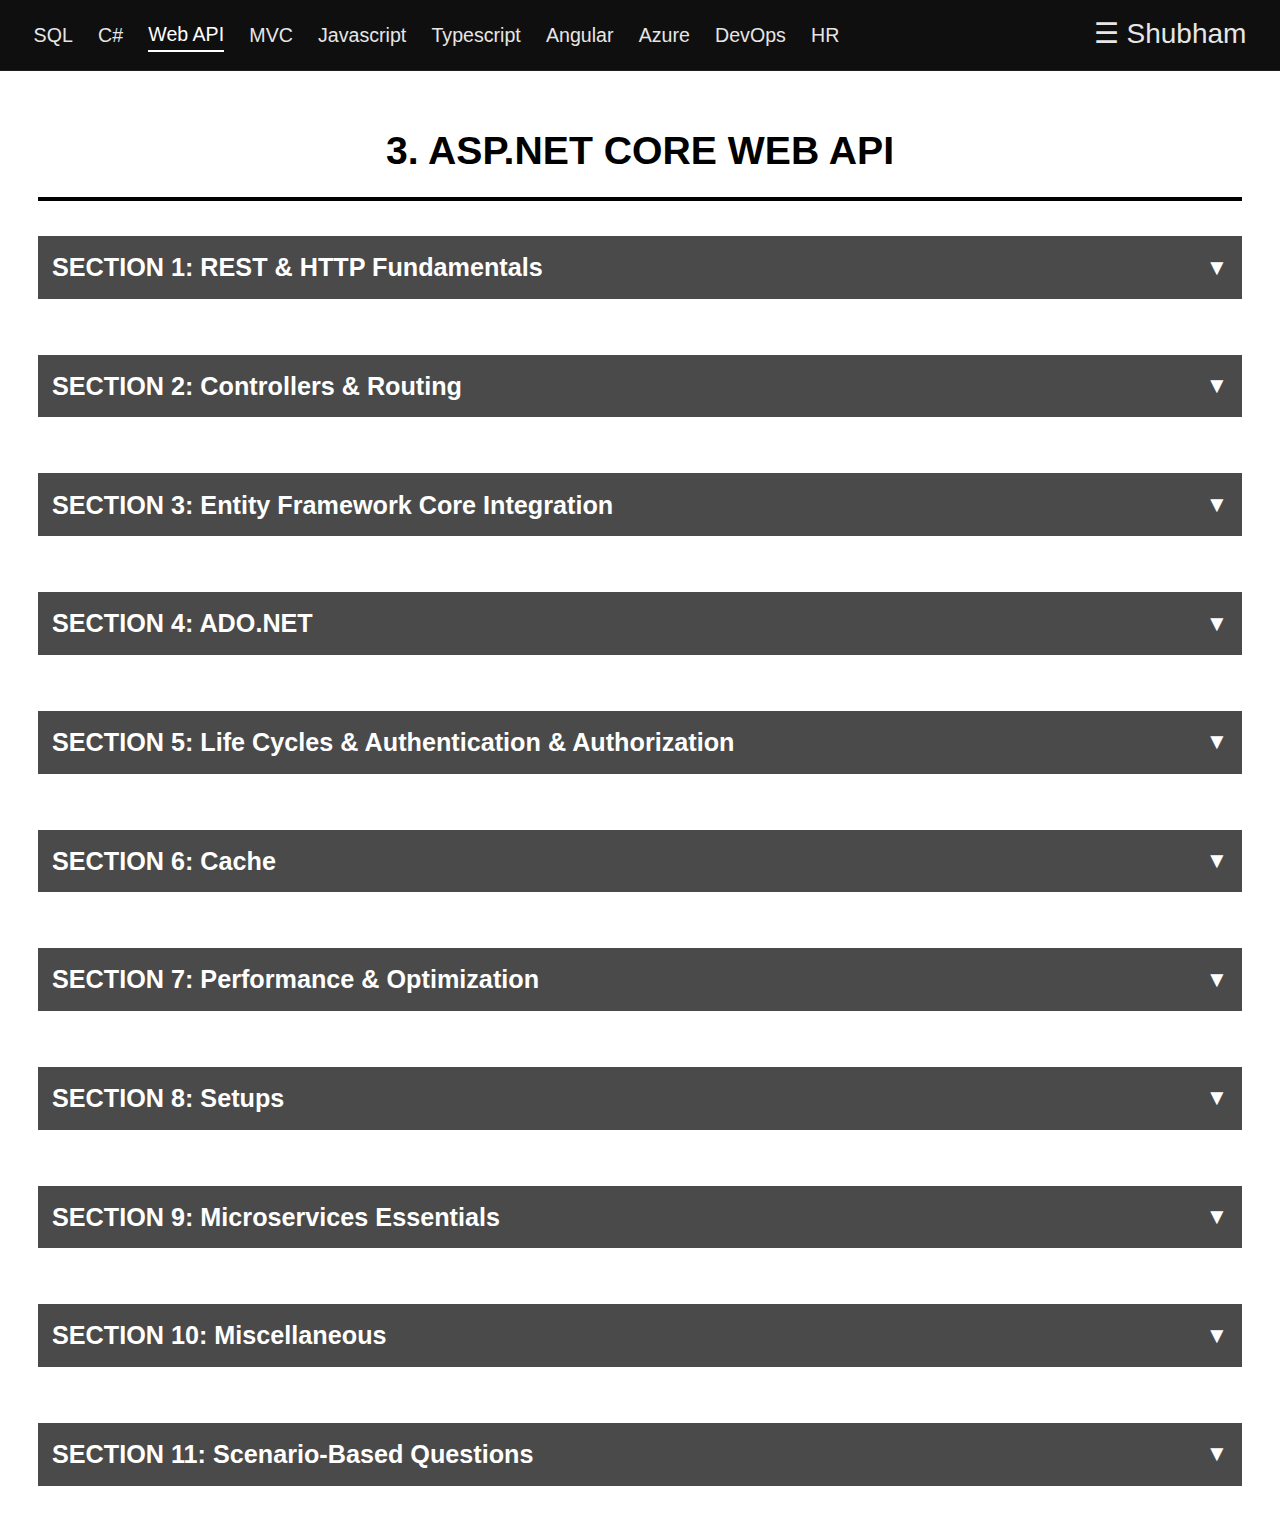
<file: Notes/WebAPI.html>
<!doctype html>
<html lang="en">
  <head>
    <meta charset="UTF-8" />
    <meta name="viewport" content="width=device-width, initial-scale=1.0" />
    <link rel="stylesheet" href="../style.css" />
    <title>ASP.NET Core Web API Notes</title>
  </head>
  <body>
    <h1>3. ASP.NET CORE WEB API</h1>

    <!-- ===================== SECTION 1 ===================== -->
    <h2 class="section-header" onclick="toggleSection(this)">
      SECTION 1: REST &amp; HTTP Fundamentals <span class="toggle-icon">▼</span>
    </h2>
    <div class="section-content">
      <ul>
        <li>
          <strong>REST Principles:</strong> Stateless, resource-based URLs,
          standard HTTP verb methods, JSON response, gives status codes
        </li>
        <li>
          <strong>REST vs SOAP:</strong> REST is lightweight, follows REST
          principles, mainly uses JSON, best for modern web apps and
          microservices. SOAP is XML-based, heavyweight, has strict standards,
          commonly used in enterprise systems requiring strong security and
          transactions.
        </li>
        <li>
          <strong>HTTP Methods:</strong> <code>GET</code> (read),
          <code>POST</code> (create), <code>PUT</code> (full update),
          <code>PATCH</code> (partial update), <code>DELETE</code> (remove)
        </li>
        <li>
          <strong>Content Negotiation:</strong> Client request header:
          <code>Accept: application/json</code>; API response:
          <code>Content-Type</code>
        </li>
      </ul>
      <div class="image-icons">
        <span class="image-icons-label">Images:</span>
        <button class="image-icon" onclick="toggleImage(this)" data-src="">
          📷
        </button>
        <button class="image-icon" onclick="toggleImage(this)" data-src="">
          📷
        </button>
      </div>
      <div class="image-preview-box"></div>
    </div>

    <!-- ===================== SECTION 2 ===================== -->
    <h2 class="section-header" onclick="toggleSection(this)">
      SECTION 2: Controllers &amp; Routing <span class="toggle-icon">▼</span>
    </h2>
    <div class="section-content">
      <ul>
        <li>
          <strong>ApiController attribute:</strong> Auto model validation,
          automatic 400 responses, auto model binding (source inference)
          <code>[ApiController]</code>
        </li>
        <li>
          <strong>Action Results:</strong>
          <code>ActionResult&lt;T&gt;</code> (data + statusCode),
          <code>CreatedAtAction()</code>, <code>Ok(student)</code>,
          <code>NoContent()</code>, <code>NotFound()</code>,
          <code>BadRequest()</code>
        </li>
        <li>
          <strong>Minimal APIs:</strong> Modern Web API style using
          <code>app.MapGet/Post/Put/Delete</code>; no controllers; cleaner and
          lightweight for simple APIs
        </li>
      </ul>
      <div class="image-icons">
        <span class="image-icons-label">Images:</span>
        <button class="image-icon" onclick="toggleImage(this)" data-src="">
          📷
        </button>
        <button class="image-icon" onclick="toggleImage(this)" data-src="">
          📷
        </button>
      </div>
      <div class="image-preview-box"></div>
    </div>

    <!-- ===================== SECTION 3 ===================== -->
    <h2 class="section-header" onclick="toggleSection(this)">
      SECTION 3: Entity Framework Core Integration
      <span class="toggle-icon">▼</span>
    </h2>
    <div class="section-content">
      <ul>
        <li>
          <strong>DbContext / DbSet:</strong> DbContext represents DB &amp;
          tracks DB session; <code>DbSet&lt;T&gt;</code> represents a table
        </li>
        <li>
          <strong>LINQ Queries:</strong> Use <code>Where</code>,
          <code>Select</code>, <code>Join</code>;
          <code>FromSqlRaw("EXEC usp_GetStudent, @id", param)</code>
        </li>
        <li>
          <strong>Async Operations:</strong> Use <code>ToListAsync()</code>,
          <code>FirstOrDefaultAsync()</code>, <code>SaveChangesAsync()</code>
        </li>
        <li>
          <strong>Change Tracking &amp; AsNoTracking():</strong> EF tracks by
          default for updates; use <code>AsNoTracking()</code> for read-only
          queries for better performance
        </li>
        <li>
          <strong>N+1 Problem:</strong> One query loads main data and N extra
          queries load related data. Fix: use <code>Include()</code> /
          <code>ThenInclude()</code> to load related data in 1 query; avoid lazy
          loading
        </li>
        <li>
          <strong>Relationships &amp; Keys:</strong> Configure one-to-many,
          many-to-many relations, PKs, FKs, and cascade rules
        </li>
        <li>
          <strong>Indexes:</strong> Fluent API <code>HasIndex(...)</code> or
          annotation <code>[Index(nameof(Email), IsUnique = true)]</code>
        </li>
        <li>
          <strong>Pagination:</strong>
          <code>OrderBy(...).Skip((page - 1) * size).Take(size)</code>
        </li>
        <li>
          <strong>Transactions &amp; Concurrency:</strong> Use
          <code>BeginTransactionAsync</code>, <code>CommitAsync</code>,
          <code>RollbackAsync</code>; use <code>[Timestamp]</code> /
          <code>RowVersion</code> for optimistic concurrency
        </li>
        <li>
          <strong>Global Query Filters:</strong> Defined at model level using
          <code>HasQueryFilter(...)</code>; auto-applied to every query; used
          for soft delete and multi-tenant filtering; bypass with
          <code>IgnoreQueryFilters()</code>
        </li>
        <li>
          <strong>Compiled Queries:</strong> EF translates LINQ to SQL each
          time; use <code>EF.CompileQuery()</code> for high-frequency queries to
          reduce translation overhead
        </li>
      </ul>

      <div class="note">
        <p><strong>EF Optimization:</strong></p>
        <p>
          Use <code>AsNoTracking</code> for reads, load only required data, add
          indexes on hot columns, avoid N+1 with
          <code>Include</code>/projection, use pagination, handle concurrency
          with <code>RowVersion</code>, apply global query filters for soft
          delete/tenants, and use compiled queries for high-frequency paths.
        </p>
      </div>

      <div class="note">
        <p><strong>DB First:</strong></p>
        <p>
          Create Database → Install EF Core packages → Configure connection
          string → Run <code>Scaffold-DbContext</code> → EF generates
          <code>DbContext</code> &amp; entity models → Register in
          <code>Program.cs</code> → Use via Repository → Handler CQRS →
          Controller. <strong>Later changes:</strong> Alter DB using SQL, then
          update EDMX file.
        </p>
      </div>

      <div class="note">
        <p><strong>Code First:</strong></p>
        <p>
          Create Web API project → Install EF Core → Configure connection string
          → Create Entity classes → Create <code>DbContext</code> → Register in
          <code>Program.cs</code> → <code>Add-Migration</code> →
          <code>Update-Database</code> → Use via Repository → Handler CQRS →
          Controller. <strong>Later changes:</strong> Update entity class, add
          migration, run Update-Database.
        </p>
      </div>

      <div class="image-icons">
        <span class="image-icons-label">Images:</span>
        <button class="image-icon" onclick="toggleImage(this)" data-src="">
          📷
        </button>
        <button class="image-icon" onclick="toggleImage(this)" data-src="">
          📷
        </button>
      </div>
      <div class="image-preview-box"></div>
    </div>

    <!-- ===================== SECTION 4 ===================== -->
    <h2 class="section-header" onclick="toggleSection(this)">
      SECTION 4: ADO.NET <span class="toggle-icon">▼</span>
    </h2>
    <div class="section-content">
      <ul>
        <li>
          <strong>What is ADO.NET:</strong> A simple .NET library to talk to a
          database — open a connection, run SQL or stored procedures, read
          results, and keep data in memory (<code>DataTable</code> /
          <code>DataSet</code>)
        </li>
        <li>
          <strong>Core Classes:</strong> <code>SqlConnection</code>,
          <code>SqlCommand</code>, <code>SqlDataReader</code>,
          <code>SqlDataAdapter</code>, <code>DataTable</code>,
          <code>DataSet</code>, <code>SqlParameter</code>,
          <code>SqlTransaction</code>
        </li>
        <li>
          <strong>Connected vs Disconnected:</strong>
          <code>SqlDataReader</code> — fast, row-by-row, connection stays open.
          <code>DataAdapter</code> + <code>DataTable</code> — edit in memory and
          save later, connection can be closed
        </li>
        <li>
          <strong>Execute Methods:</strong> <code>ExecuteScalar()</code> → one
          value (COUNT/SUM); <code>ExecuteNonQuery()</code> → rows affected
          (INSERT/UPDATE/DELETE); <code>ExecuteReader()</code> → many rows
        </li>
        <li>
          <strong>Parameters &amp; SQL Injection:</strong> Always use parameters
          —
          <code>cmd.Parameters.Add("@id", SqlDbType.Int).Value = id;</code>
          Never build SQL by joining strings with user input
        </li>
        <li>
          <strong>Using / Disposal:</strong> Use <code>using</code> so
          <code>SqlConnection</code>, <code>SqlCommand</code>, and
          <code>SqlDataReader</code> are closed and returned to pool
        </li>
        <li>
          <strong>Connection Pooling:</strong> ADO.NET handles pooling
          automatically; tune via connection string:
          <code>Pooling=true;Min Pool Size=5;Max Pool Size=100;</code> — open
          late, close early
        </li>
        <li>
          <strong>Transactions:</strong> Use <code>BeginTransaction()</code> /
          <code>Commit()</code> / <code>Rollback()</code> or
          <code>TransactionScope</code> for grouped operations
        </li>
        <li>
          <strong>Bulk Operations:</strong> Use <code>SqlBulkCopy</code> to
          insert many rows fast from a <code>DataTable</code> or
          <code>IDataReader</code>
        </li>
        <li>
          <strong>Stored Procedures:</strong> Set
          <code>cmd.CommandType = CommandType.StoredProcedure</code>, add
          input/output parameters, then execute
        </li>
        <li>
          <strong>Async API:</strong> Use <code>OpenAsync()</code>,
          <code>ExecuteReaderAsync()</code>,
          <code>ExecuteNonQueryAsync()</code>,
          <code>ExecuteScalarAsync()</code>
        </li>
      </ul>

      <div class="note">
        <p>
          <strong>Best Practices:</strong> Select only needed columns; always
          use parameters; always close connections with <code>using</code>; use
          <code>SqlDataReader</code> for fast reads; use
          <code>SqlBulkCopy</code> for large imports; keep transactions short;
          use async methods in web/API code.
        </p>
      </div>

      <div class="image-icons">
        <span class="image-icons-label">Images:</span>
        <button class="image-icon" onclick="toggleImage(this)" data-src="">
          📷
        </button>
        <button class="image-icon" onclick="toggleImage(this)" data-src="">
          📷
        </button>
      </div>
      <div class="image-preview-box"></div>
    </div>

    <!-- ===================== SECTION 5 ===================== -->
    <h2 class="section-header" onclick="toggleSection(this)">
      SECTION 5: Life Cycles &amp; Authentication &amp; Authorization
      <span class="toggle-icon">▼</span>
    </h2>
    <div class="section-content">
      <div class="note">
        <p><strong>Life Cycles:</strong></p>
        <p>
          <strong>Angular:</strong> Browser → index.html → main.ts → AppModule →
          AppComponent → Other Components → API calls → UI Render
        </p>
        <p>
          <strong>Web API:</strong> Client → API Middleware → Routing →
          Controller &amp; Action → Service / DB → Controller → Middleware →
          Response
        </p>
        <p>
          <strong>MVC:</strong> Browser → MVC Middleware → Routing → Controller
          &amp; Action → API / DB → Controller → View (HTML) → Middleware →
          Browser
        </p>
      </div>

      <div class="note">
        <p><strong>Authentication &amp; Authorization:</strong></p>
        <ul>
          <li>
            <strong>Identity manager:</strong> Claims (Age: 30, Role: Admin) →
            Identity (Pan card) → Principal (Shubham) → HttpContext.User
          </li>
          <li>
            <strong>User registers MVC:</strong> UserManager creates user &amp;
            RoleManager assigns role → stored in DB
          </li>
          <li>
            <strong>User logins MVC:</strong> SignInManager validates → auth
            cookie created &amp; sent to browser → browser sends it with each
            request → MVC validates via <code>[Authorize(Roles=…)]</code>
          </li>
          <li>
            <strong>User logins Angular:</strong> LoginComponent → AuthService →
            API → validates credentials → creates JWT → returns to Angular →
            stored in browser
          </li>
          <li>
            <strong>Next request:</strong> Route Guards check auth &amp; roles;
            Interceptor adds token to API calls → API validates JWT → returns
            data → Angular renders UI
          </li>
        </ul>
      </div>

      <table>
        <thead>
          <tr>
            <th>Topic</th>
            <th>Purpose</th>
            <th>Steps</th>
            <th>Key Notes</th>
          </tr>
        </thead>
        <tbody>
          <tr>
            <td><strong>Refresh Token</strong></td>
            <td>Handle JWT expiry</td>
            <td>
              API issues JWT (short-lived) + Refresh token (long-lived); on 401,
              client calls refresh API to get new JWT — no re-login
            </td>
            <td>
              Access token sent with API calls; refresh token used only on
              expiry
            </td>
          </tr>
          <tr>
            <td><strong>JWT Authentication</strong></td>
            <td>Stateless user authentication</td>
            <td>
              Install JwtBearer, configure Issuer, Audience, SigningKey in
              config
            </td>
            <td>
              Must call <code>UseAuthentication()</code> before
              <code>UseAuthorization()</code>
            </td>
          </tr>
          <tr>
            <td><strong>JWT Token Generation</strong></td>
            <td>Issue token after login</td>
            <td>
              Validate credentials → Create Claims → Generate
              <code>JwtSecurityToken</code>
            </td>
            <td>
              JWT = Header + Payload + Signature; contains user identity &amp;
              role
            </td>
          </tr>
          <tr>
            <td><strong>JWT Token Usage</strong></td>
            <td>Authenticate each request</td>
            <td>
              Client stores token → sends via
              <code>Authorization: Bearer &lt;token&gt;</code>
            </td>
            <td>API validates token on every request</td>
          </tr>
          <tr>
            <td><strong>Role/Policy Authorization</strong></td>
            <td>Control access by role</td>
            <td>
              <code>[Authorize]</code>, <code>[Authorize(Roles="Admin")]</code>,
              <code>[Authorize(Policy="AdultAdmin")]</code>
            </td>
            <td>Role read from JWT claims; 403 if role missing</td>
          </tr>
          <tr>
            <td><strong>OAuth</strong></td>
            <td>Token-based; no creds exposed</td>
            <td>MVC sends OAuth token to API; API validates it</td>
            <td>Token issued by external auth server</td>
          </tr>
        </tbody>
      </table>

      <div class="image-icons">
        <span class="image-icons-label">Images:</span>
        <button class="image-icon" onclick="toggleImage(this)" data-src="">
          📷
        </button>
        <button class="image-icon" onclick="toggleImage(this)" data-src="">
          📷
        </button>
      </div>
      <div class="image-preview-box"></div>
    </div>

    <!-- ===================== SECTION 6 ===================== -->
    <h2 class="section-header" onclick="toggleSection(this)">
      SECTION 6: Cache <span class="toggle-icon">▼</span>
    </h2>
    <div class="section-content">
      <table>
        <thead>
          <tr>
            <th>Cache Type</th>
            <th>Stored Where</th>
            <th>Purpose</th>
            <th>Setup</th>
            <th>When to Use</th>
            <th>Key Point</th>
          </tr>
        </thead>
        <tbody>
          <tr>
            <td><strong>In-Memory Cache</strong></td>
            <td>App RAM</td>
            <td>Cache data (DB results, config)</td>
            <td><code>AddMemoryCache()</code></td>
            <td>Single server apps</td>
            <td>Fast; lost on restart/crash; not shared across servers</td>
          </tr>
          <tr>
            <td><strong>Distributed Cache (Redis)</strong></td>
            <td>External store</td>
            <td>Shared cache across servers</td>
            <td><code>AddStackExchangeRedisCache()</code></td>
            <td>Load-balanced apps</td>
            <td>Scalable; shared across servers</td>
          </tr>
          <tr>
            <td><strong>Output Cache</strong></td>
            <td>Server</td>
            <td>Cache full action output</td>
            <td>
              <code>AddOutputCache()</code>,
              <code>[OutputCache(Duration=60)]</code>
            </td>
            <td>Modern MVC / API apps</td>
            <td>Caches actual method response</td>
          </tr>
          <tr>
            <td><strong>Response Cache</strong></td>
            <td>Client / Proxy</td>
            <td>Cache HTTP GET responses</td>
            <td>
              <code>AddResponseCaching()</code>,
              <code>[ResponseCache(Duration=60)]</code>
            </td>
            <td>Public read-only APIs</td>
            <td>Caches response headers only</td>
          </tr>
          <tr>
            <td><strong>HTTP Browser Cache</strong></td>
            <td>Browser</td>
            <td>Avoid re-downloading data</td>
            <td>Response headers</td>
            <td>Static / semi-static data</td>
            <td>Tells browser to cache</td>
          </tr>
        </tbody>
      </table>

      <div class="image-icons">
        <span class="image-icons-label">Images:</span>
        <button class="image-icon" onclick="toggleImage(this)" data-src="">
          📷
        </button>
        <button class="image-icon" onclick="toggleImage(this)" data-src="">
          📷
        </button>
      </div>
      <div class="image-preview-box"></div>
    </div>

    <!-- ===================== SECTION 7 ===================== -->
    <h2 class="section-header" onclick="toggleSection(this)">
      SECTION 7: Performance &amp; Optimization
      <span class="toggle-icon">▼</span>
    </h2>
    <div class="section-content">
      <ul>
        <li>
          <strong>DTO Shaping:</strong> Return only required fields; avoid
          sending full entities to reduce JSON size
        </li>
        <li>
          <strong>Avoid Over-Serialization:</strong> Send only required data
          using DTOs; disable lazy loading; avoid circular references
        </li>
        <li>
          <strong>Pagination &amp; Filtering:</strong> Pagination limits result
          size; filtering narrows results — use <code>AsQueryable()</code>
        </li>
        <li>
          <strong>API-Level Caching:</strong> Cache expensive responses using
          In-Memory, distributed cache (Redis), or response caching
        </li>
        <li>
          <strong>Compression:</strong> Use
          <code>UseResponseCompression</code> middleware (Gzip/Brotli) to reduce
          response size
        </li>
        <li>
          <strong>Health Checks:</strong> Endpoints to verify app &amp;
          dependencies (DB/cache) are running; load balancer uses it to check
          API availability
        </li>
        <li>
          <strong>Use async/await:</strong> Avoid blocking calls like
          <code>.Result</code> or <code>.Wait()</code>
        </li>
        <li>
          <strong>Rate Limiting:</strong> Limits client requests to protect API;
          define policy in <code>Program.cs</code>, apply with
          <code>[EnableRateLimiting]</code>; returns
          <code>429 Too Many Requests</code>
        </li>
      </ul>

      <div class="image-icons">
        <span class="image-icons-label">Images:</span>
        <button class="image-icon" onclick="toggleImage(this)" data-src="">
          📷
        </button>
        <button class="image-icon" onclick="toggleImage(this)" data-src="">
          📷
        </button>
      </div>
      <div class="image-preview-box"></div>
    </div>

    <!-- ===================== SECTION 8 ===================== -->
    <h2 class="section-header" onclick="toggleSection(this)">
      SECTION 8: Setups <span class="toggle-icon">▼</span>
    </h2>
    <div class="section-content">
      <table>
        <thead>
          <tr>
            <th>Topic</th>
            <th>Purpose</th>
            <th>How to Implement</th>
            <th>Where to Register</th>
            <th>Key Notes</th>
          </tr>
        </thead>
        <tbody>
          <tr>
            <td><strong>Custom Error Middleware</strong></td>
            <td>Centralized exception handling</td>
            <td>
              Create middleware with <code>RequestDelegate</code>; implement
              <code>InvokeAsync()</code> with try-catch
            </td>
            <td><code>app.UseMiddleware&lt;ExceptionMiddleware&gt;()</code></td>
            <td>Handles all unhandled exceptions; place early in pipeline</td>
          </tr>
          <tr>
            <td><strong>Global Exception Filter</strong></td>
            <td>Controller-scoped exception handling</td>
            <td>
              Implement <code>IExceptionFilter</code> or inherit
              <code>ExceptionFilterAttribute</code>
            </td>
            <td>
              <code>options.Filters.Add&lt;...&gt;()</code> in
              <code>Program.cs</code>
            </td>
            <td>Applies only to MVC pipeline, not middleware</td>
          </tr>
          <tr>
            <td><strong>AutoMapper</strong></td>
            <td>Map Entity ↔ DTO automatically</td>
            <td>
              Install AutoMapper; create class inheriting <code>Profile</code>;
              define <code>CreateMap&lt;,&gt;()</code>
            </td>
            <td><code>builder.Services.AddAutoMapper()</code></td>
            <td>Removes manual mapping; improves readability</td>
          </tr>
          <tr>
            <td><strong>Serilog</strong></td>
            <td>Structured &amp; persistent logging</td>
            <td>
              Install Serilog + sinks; configure in
              <code>appsettings.json</code>
            </td>
            <td><code>builder.Host.UseSerilog()</code></td>
            <td>
              Use <code>ILogger&lt;T&gt;</code> in app; supports file, console,
              Seq
            </td>
          </tr>
          <tr>
            <td><strong>Swagger</strong></td>
            <td>API documentation &amp; testing</td>
            <td>Install Swashbuckle; configure in <code>Program.cs</code></td>
            <td>
              <code>app.UseSwagger()</code> &amp;
              <code>app.UseSwaggerUI()</code>
            </td>
            <td>Add Bearer security definition for JWT</td>
          </tr>
        </tbody>
      </table>

      <div class="image-icons">
        <span class="image-icons-label">Images:</span>
        <button class="image-icon" onclick="toggleImage(this)" data-src="">
          📷
        </button>
        <button class="image-icon" onclick="toggleImage(this)" data-src="">
          📷
        </button>
      </div>
      <div class="image-preview-box"></div>
    </div>

    <!-- ===================== SECTION 9 ===================== -->
    <h2 class="section-header" onclick="toggleSection(this)">
      SECTION 9: Microservices Essentials <span class="toggle-icon">▼</span>
    </h2>
    <div class="section-content">
      <table>
        <thead>
          <tr>
            <th>Concept</th>
            <th>Description</th>
          </tr>
        </thead>
        <tbody>
          <tr>
            <td><strong>Monolith</strong></td>
            <td>
              Everything in one unit; hard to scale, deploy, maintain; big
              failures; forced same technology
            </td>
          </tr>
          <tr>
            <td><strong>Architecture</strong></td>
            <td>
              Small, independent services built around business capabilities
            </td>
          </tr>
          <tr>
            <td><strong>Single Responsibility</strong></td>
            <td>
              One service, one job; loose coupling and independent changes
            </td>
          </tr>
          <tr>
            <td><strong>Database per Service</strong></td>
            <td>Each service owns its data; no shared databases</td>
          </tr>
          <tr>
            <td><strong>Communication</strong></td>
            <td>
              REST/gRPC (synchronous) or messaging/events (async: RabbitMQ,
              Kafka)
            </td>
          </tr>
          <tr>
            <td><strong>RabbitMQ</strong></td>
            <td>
              Queue-based async communication between APIs (Order API → RabbitMQ
              → Email API)
            </td>
          </tr>
          <tr>
            <td><strong>Observability</strong></td>
            <td>
              Centralized logging (Serilog) and distributed tracing across
              services (CorrelationId)
            </td>
          </tr>
          <tr>
            <td><strong>Security</strong></td>
            <td>JWT-based auth; service-to-service security via API Gateway</td>
          </tr>
          <tr>
            <td><strong>Containers</strong></td>
            <td>Docker for packaging; Kubernetes for orchestration</td>
          </tr>
          <tr>
            <td><strong>CI/CD</strong></td>
            <td>Automated builds and independent deployments per service</td>
          </tr>
          <tr>
            <td><strong>Resilience (Polly)</strong></td>
            <td>
              Retry, timeout, circuit breaker — handles transient failures
            </td>
          </tr>
          <tr>
            <td><strong>When NOT to Use</strong></td>
            <td>
              Small apps, low complexity, tight timelines, weak DevOps maturity
            </td>
          </tr>
        </tbody>
      </table>

      <div class="image-icons">
        <span class="image-icons-label">Images:</span>
        <button class="image-icon" onclick="toggleImage(this)" data-src="">
          📷
        </button>
        <button class="image-icon" onclick="toggleImage(this)" data-src="">
          📷
        </button>
      </div>
      <div class="image-preview-box"></div>
    </div>

    <!-- ===================== SECTION 10 ===================== -->
    <h2 class="section-header" onclick="toggleSection(this)">
      SECTION 10: Miscellaneous <span class="toggle-icon">▼</span>
    </h2>
    <div class="section-content">
      <ul>
        <li>
          <strong>launchSettings.json:</strong> Local app launch configs;
          defines environment, URLs, profiles, and
          <code>ASPNETCORE_ENVIRONMENT</code>
        </li>
        <li>
          <strong>HTTP Status Codes:</strong> <code>200 OK</code>,
          <code>201 Created</code>, <code>204 NoContent</code>,
          <code>400 BadRequest</code>, <code>401 Unauthorized</code>,
          <code>403 Forbidden</code>, <code>404 NotFound</code>,
          <code>409 Conflict</code>, <code>429 Too Many Requests</code>,
          <code>500 Internal Server Error</code>
        </li>
        <li>
          <strong>API Versioning:</strong> Maintain multiple API versions for
          clients (e.g. <code>/api/v1/users</code>); install versioning package,
          configure in <code>Program.cs</code>
        </li>
        <li>
          <strong>HTTPS:</strong> Secures client-server communication by
          encrypting data using SSL/TLS certificates
        </li>
        <li>
          <strong>Layered Architecture:</strong> Thin Controller → Request
          Handler (CQRS) → Service/Repository → DbContext → Database
        </li>
        <li>
          <strong>CORS:</strong> Security feature controlling which frontend
          apps can access APIs; configured in <code>Program.cs</code>
        </li>
        <li>
          <strong>FluentValidation:</strong> External library; defines
          validation rules in separate classes; more powerful than data
          annotations
        </li>
        <li>
          <strong>ProblemDetails:</strong> Standard API error response format:
          title, status, detail, errors
        </li>
        <li>
          <strong>Correlation ID:</strong> Unique request ID to trace logs &amp;
          calls across services; set via HTTP headers, middleware,
          <code>Guid()</code>
        </li>
        <li>
          <strong>Idempotency:</strong> Repeating the same request gives the
          same result; client sends Idempotency-Key in header; API stores result
          in cache (Redis/SQL) and returns same response for retries — prevents
          duplicate actions
        </li>
        <li>
          <strong>API Gateway:</strong> Sits between client and backend APIs;
          single entry point; handles auth, rate limiting, logging — MVC → API
          Gateway → All Backend APIs
        </li>
        <li>
          <strong>Securing Web API:</strong> JWT via <code>AddJwtBearer</code>;
          <code>UseAuthentication</code> +
          <code>UseAuthorization</code> middleware;
          <code>[Authorize]</code> attribute; HTTPS; CORS; rate limiting; Azure
          Key Vault for secrets
        </li>
      </ul>

      <div class="image-icons">
        <span class="image-icons-label">Images:</span>
        <button class="image-icon" onclick="toggleImage(this)" data-src="">
          📷
        </button>
        <button class="image-icon" onclick="toggleImage(this)" data-src="">
          📷
        </button>
      </div>
      <div class="image-preview-box"></div>
    </div>

    <!-- ===================== SECTION 11: SCENARIOS ===================== -->
    <h2 class="section-header" onclick="toggleSection(this)">
      SECTION 11: Scenario-Based Questions <span class="toggle-icon">▼</span>
    </h2>
    <div class="section-content">
      <div class="scenario-item">
        <h3>1. JWT Expires Mid-Session</h3>
        <p>
          Users get logged out randomly and see 401 errors while actively using
          the app. JWT tokens expire after 15 minutes. How do you keep sessions
          alive without forcing re-login?
        </p>
        <div class="answer">
          <strong>Answer:</strong>
          <p>
            Issue two tokens on login — a short-lived JWT access token (15 min)
            and a long-lived refresh token (7–30 days). When the client receives
            a 401, it silently calls the refresh endpoint to get a new access
            token — no re-login needed. Store the refresh token in an HttpOnly
            cookie (not localStorage) and rotate it on each use. Invalidate it
            on logout.
          </p>
        </div>
        <div class="image-icons">
          <span class="image-icons-label">Images:</span>
          <button class="image-icon" onclick="toggleImage(this)" data-src="">
            📷
          </button>
          <button class="image-icon" onclick="toggleImage(this)" data-src="">
            📷
          </button>
        </div>
        <div class="image-preview-box"></div>
      </div>

      <div class="scenario-item">
        <h3>2. N+1 Query Problem in EF Core</h3>
        <p>
          An endpoint returning orders with customer details works fine with 10
          records but takes 30 seconds with 1000. DB logs show hundreds of
          separate queries firing. What's wrong and how do you fix it?
        </p>
        <div class="answer">
          <strong>Answer:</strong>
          <p>
            EF loads orders in 1 query, then fires a separate query per order to
            get the customer — that's N+1. Fix with eager loading:
            <code>context.Orders.Include(o =&gt; o.Customer).ToListAsync()</code
            >. For better performance, use projection with
            <code>Select()</code> to fetch only the fields needed in the
            response — this avoids loading full entities and reduces data
            transfer.
          </p>
        </div>
        <div class="image-icons">
          <span class="image-icons-label">Images:</span>
          <button class="image-icon" onclick="toggleImage(this)" data-src="">
            📷
          </button>
          <button class="image-icon" onclick="toggleImage(this)" data-src="">
            📷
          </button>
        </div>
        <div class="image-preview-box"></div>
      </div>

      <div class="scenario-item">
        <h3>3. Two Users Overwriting Each Other's Changes</h3>
        <p>
          User A and User B both open the same product. User A saves price $100,
          then User B saves $120. User A's change is silently lost with no
          error. How do you prevent this?
        </p>
        <div class="answer">
          <strong>Answer:</strong>
          <p>
            Use optimistic concurrency with a <code>RowVersion</code> column —
            <code>[Timestamp] public byte[] RowVersion { get; set; }</code>. EF
            automatically includes it in the WHERE clause on update. If the
            version doesn't match (someone else already saved), EF throws
            <code>DbUpdateConcurrencyException</code>. Catch it and return
            <code>409 Conflict</code> so the user can refresh and retry with the
            latest data.
          </p>
        </div>
        <div class="image-icons">
          <span class="image-icons-label">Images:</span>
          <button class="image-icon" onclick="toggleImage(this)" data-src="">
            📷
          </button>
          <button class="image-icon" onclick="toggleImage(this)" data-src="">
            📷
          </button>
        </div>
        <div class="image-preview-box"></div>
      </div>

      <div class="scenario-item">
        <h3>4. Attacker Sets IsAdmin = true in Request Body</h3>
        <p>
          Your user update endpoint accepts a User entity directly. An attacker
          adds <code>"IsAdmin": true</code> to the JSON and successfully
          promotes themselves. How do you prevent mass assignment?
        </p>
        <div class="answer">
          <strong>Answer:</strong>
          <p>
            Never bind database entities directly in API requests. Use DTOs —
            create an <code>UpdateUserDto</code> with only the fields the user
            is allowed to change (Name, Email). Even if the attacker sends
            <code>IsAdmin</code>, it's not a property on the DTO so it's ignored
            entirely. Rule: accept DTOs as input, never accept or return raw
            entities.
          </p>
        </div>
        <div class="image-icons">
          <span class="image-icons-label">Images:</span>
          <button class="image-icon" onclick="toggleImage(this)" data-src="">
            📷
          </button>
          <button class="image-icon" onclick="toggleImage(this)" data-src="">
            📷
          </button>
        </div>
        <div class="image-preview-box"></div>
      </div>

      <div class="scenario-item">
        <h3>5. Inconsistent Error Responses Across Endpoints</h3>
        <p>
          Some endpoints return JSON errors, some return HTML pages, some just a
          status code. Clients can't reliably parse errors. How do you
          standardize this?
        </p>
        <div class="answer">
          <strong>Answer:</strong>
          <p>
            Create a global exception handling middleware that wraps the entire
            pipeline in try-catch, catches all unhandled exceptions, and always
            returns a consistent <code>ProblemDetails</code> JSON format
            (status, title, detail, traceId). Register it first in the pipeline:
            <code>app.UseMiddleware&lt;ExceptionMiddleware&gt;()</code>. Every
            error from any endpoint now returns the same structure.
          </p>
        </div>
        <div class="image-icons">
          <span class="image-icons-label">Images:</span>
          <button class="image-icon" onclick="toggleImage(this)" data-src="">
            📷
          </button>
          <button class="image-icon" onclick="toggleImage(this)" data-src="">
            📷
          </button>
        </div>
        <div class="image-preview-box"></div>
      </div>

      <div class="scenario-item">
        <h3>6. Angular Gets CORS Error — Postman Works Fine</h3>
        <p>
          Angular on <code>localhost:4200</code> can't call the API on
          <code>localhost:5000</code>. Browser shows "No
          Access-Control-Allow-Origin header." Postman has no problem. Why?
        </p>
        <div class="answer">
          <strong>Answer:</strong>
          <p>
            CORS is enforced by browsers only — Postman bypasses it. The browser
            blocks cross-origin requests unless the API explicitly permits them.
            Fix: configure CORS in <code>Program.cs</code> —
            <code>builder.Services.AddCors()</code> with
            <code>WithOrigins("http://localhost:4200")</code>, then
            <code>app.UseCors()</code> in the pipeline. In production, specify
            the real deployed frontend URL. Never use
            <code>AllowAnyOrigin()</code> with credentials.
          </p>
        </div>
        <div class="image-icons">
          <span class="image-icons-label">Images:</span>
          <button class="image-icon" onclick="toggleImage(this)" data-src="">
            📷
          </button>
          <button class="image-icon" onclick="toggleImage(this)" data-src="">
            📷
          </button>
        </div>
        <div class="image-preview-box"></div>
      </div>

      <div class="scenario-item">
        <h3>7. User Gets Charged Twice on Double-Click</h3>
        <p>
          Users double-click "Pay Now" and the payment API processes both
          requests — two charges. How do you guarantee a payment is only
          processed once?
        </p>
        <div class="answer">
          <strong>Answer:</strong>
          <p>
            Implement idempotency. The client generates a unique GUID per
            payment and sends it in the request header. The API checks if a
            result for that key already exists in Redis or DB. If yes — return
            the existing result. If no — process, store the result with the key,
            then return. The same request can be retried safely any number of
            times and will only ever process once.
          </p>
        </div>
        <div class="image-icons">
          <span class="image-icons-label">Images:</span>
          <button class="image-icon" onclick="toggleImage(this)" data-src="">
            📷
          </button>
          <button class="image-icon" onclick="toggleImage(this)" data-src="">
            📷
          </button>
        </div>
        <div class="image-preview-box"></div>
      </div>

      <div class="scenario-item">
        <h3>8. API Memory Grows Until It Crashes</h3>
        <p>
          The API runs fine after deployment but memory steadily grows over days
          until it crashes. Restart fixes it temporarily. What are the likely
          causes and how do you fix them?
        </p>
        <div class="answer">
          <strong>Answer:</strong>
          <p>
            Most common causes: (1) <strong>DbContext as Singleton</strong> —
            holds tracked entities and DB connections for the app lifetime. Fix:
            always use the default Scoped lifetime via
            <code>AddDbContext()</code>. (2)
            <strong>Event subscriptions never removed</strong> — publisher holds
            a reference to subscriber forever. Fix: unsubscribe in
            <code>Dispose()</code>. (3)
            <strong>Static caches with no eviction</strong> growing
            indefinitely. Use a memory profiler to confirm which objects aren't
            being collected, then fix the root cause.
          </p>
        </div>
        <div class="image-icons">
          <span class="image-icons-label">Images:</span>
          <button class="image-icon" onclick="toggleImage(this)" data-src="">
            📷
          </button>
          <button class="image-icon" onclick="toggleImage(this)" data-src="">
            📷
          </button>
        </div>
        <div class="image-preview-box"></div>
      </div>

      <div class="scenario-item">
        <h3>9. Report Endpoint Times Out for the Client</h3>
        <p>
          A report generation endpoint takes 5 minutes. Clients timeout and see
          errors. How do you handle long-running tasks without blocking the
          client?
        </p>
        <div class="answer">
          <strong>Answer:</strong>
          <p>
            Don't make the client wait. Use the fire-and-forget pattern: API
            immediately returns <code>202 Accepted</code> with a job ID. The
            actual work runs in the background via a hosted service or Hangfire.
            The client polls <code>/api/reports/{id}/status</code> to check
            progress, or the API pushes a notification (SignalR / webhook) when
            done. Client stays unblocked and no timeouts occur.
          </p>
        </div>
        <div class="image-icons">
          <span class="image-icons-label">Images:</span>
          <button class="image-icon" onclick="toggleImage(this)" data-src="">
            📷
          </button>
          <button class="image-icon" onclick="toggleImage(this)" data-src="">
            📷
          </button>
        </div>
        <div class="image-preview-box"></div>
      </div>

      <div class="scenario-item">
        <h3>10. One Failing Service Brings Down the Whole App</h3>
        <p>
          Order API calls Payment service. Payment service goes down. Order API
          threads pile up waiting and the whole app becomes unresponsive. How do
          you prevent cascade failures?
        </p>
        <div class="answer">
          <strong>Answer:</strong>
          <p>
            Use the <strong>Circuit Breaker</strong> pattern via Polly. After a
            number of consecutive failures, the circuit "opens" and calls to the
            failing service immediately return a fallback response — threads
            don't pile up. Add a <strong>timeout policy</strong> so no single
            call waits indefinitely. Combine retry + timeout + circuit breaker
            for full resilience: <code>AddPolicyHandler()</code> in
            <code>Program.cs</code> when registering <code>HttpClient</code>.
          </p>
        </div>
        <div class="image-icons">
          <span class="image-icons-label">Images:</span>
          <button class="image-icon" onclick="toggleImage(this)" data-src="">
            📷
          </button>
          <button class="image-icon" onclick="toggleImage(this)" data-src="">
            📷
          </button>
        </div>
        <div class="image-preview-box"></div>
      </div>

      <div class="scenario-item">
        <h3>11. Connection String Committed to GitHub</h3>
        <p>
          A developer accidentally committed DB connection strings and API keys
          inside <code>appsettings.json</code> to a public repo. How do you fix
          it and prevent it?
        </p>
        <div class="answer">
          <strong>Answer:</strong>
          <p>
            Immediate action: rotate all exposed credentials. Prevention: never
            store secrets in <code>appsettings.json</code>. For local dev — use
            <strong>User Secrets</strong> (<code>dotnet user-secrets set</code
            >), stored outside the project and never committed. For production —
            use <strong>Azure Key Vault</strong> or environment variables; the
            app reads them at runtime. Add sensitive config files to
            <code>.gitignore</code>.
          </p>
        </div>
        <div class="image-icons">
          <span class="image-icons-label">Images:</span>
          <button class="image-icon" onclick="toggleImage(this)" data-src="">
            📷
          </button>
          <button class="image-icon" onclick="toggleImage(this)" data-src="">
            📷
          </button>
        </div>
        <div class="image-preview-box"></div>
      </div>
    </div>
    <!-- end section-content scenarios -->

    <script src="../change.js"></script>
  </body>
</html>
</file>
<file: style.css>
/* ================================================
   style.css — CONSOLIDATED STYLES FOR ALL NOTES
   ================================================ */

/* ================================================
   1. RESET
   ================================================ */

* {
  margin: 0;
  padding: 0;
  box-sizing: border-box;
}

/* ================================================
   2. BODY & LAYOUT
   ================================================ */

body {
  font-family: "Arial", sans-serif;
  line-height: 1.6;
  padding: 20px;
  max-width: 900px;
  margin: 0 auto;
  background: white;
  color: black;
  padding-top: 56px;
  zoom: 1.4;
}

/* ================================================
   3. HEADER
   ================================================ */

.app-header {
  position: fixed;
  top: 0;
  left: 0;
  width: 100%;
  z-index: 1000;
  background: #0f0f0f;
  border-bottom: 1px solid #1f1f1f;
  padding: 12px 24px;
  transition: transform 0.3s ease;
}

.app-header.hide {
  transform: translateY(-100%);
}

.app-header nav {
  display: flex;
  align-items: center;
  gap: 18px;
}

.app-header a {
  color: #e6e6e6;
  text-decoration: none;
  font-size: 14px;
  font-weight: 500;
}

.app-header a:hover {
  color: #ffffff;
}

.app-header a.active {
  color: #ffffff;
  border-bottom: 2px solid #ffffff;
}

.nav-right {
  margin-left: auto;
}

/* ================================================
   4. DROPDOWN
   ================================================ */

.dropdown {
  position: relative;
}

.dropdown-btn {
  background: transparent;
  border: none;
  color: #e6e6e6;
  font-size: 20px;
  cursor: pointer;
}

.dropdown-menu {
  position: absolute;
  right: 0;
  top: 36px;
  background: #1a1a1a;
  border: 1px solid #333;
  border-radius: 6px;
  min-width: 160px;
  display: none;
  flex-direction: column;
  padding: 8px 0;
}

.dropdown-menu a {
  padding: 8px 14px;
  color: #e6e6e6;
  text-decoration: none;
  font-size: 14px;
}

.dropdown-menu a:hover {
  background: #2a2a2a;
}

.dropdown-menu hr {
  border: none;
  border-top: 1px solid #333;
  margin: 6px 0;
}

.dropdown.open .dropdown-menu {
  display: flex;
}

/* ================================================
   5. TYPOGRAPHY
   ================================================ */

h1 {
  font-size: 28px;
  margin: 30px 0 20px 0;
  padding-bottom: 10px;
  border-bottom: 3px solid black;
  text-align: center;
}

h2 {
  font-size: 18px;
  margin: 25px 0 15px 0;
  padding: 8px 10px;
  background: #4a4a4a;
  color: white;
}

h3 {
  font-size: 14px;
  margin: 15px 0 10px 0;
  font-weight: bold;
}

p,
li {
  font-size: 12px;
  margin-bottom: 8px;
}

ul,
ol {
  margin-left: 20px;
  margin-bottom: 15px;
}

strong {
  font-weight: bold;
}

hr {
  border: none;
  border-top: 1px solid #ccc;
  margin: 20px 0;
}

/* ================================================
   6. TABLES
   ================================================ */

table {
  width: 100%;
  border-collapse: collapse;
  margin: 15px 0;
  font-size: 11px;
}

th {
  background: #666666;
  color: white;
  padding: 8px;
  text-align: left;
  border: 1px solid #999;
  font-weight: bold;
}

td {
  padding: 6px 8px;
  border: 1px solid black;
}

tr:nth-child(even) {
  background: #f5f5f5;
}

/* ================================================
   7. CODE
   ================================================ */

code {
  background: #f0f0f0;
  padding: 2px 5px;
  border: 1px solid #ddd;
  border-radius: 3px;
  font-family: "Courier New", monospace;
  font-size: 11px;
  color: #d63384;
}

pre {
  background: #f0f0f0;
  padding: 10px;
  border: 1px solid #ddd;
  border-radius: 4px;
  font-family: "Courier New", monospace;
  font-size: 11px;
  overflow-x: auto;
  margin: 15px 0;
  line-height: 1.4;
}

/* ================================================
   8. NOTE BOX
   ================================================ */

.note {
  margin: 15px 0;
  padding: 10px;
  border-left: 3px solid #4a4a4a;
  background: #f9f9f9;
}

/* ================================================
   9. TOGGLE ICON (shared)
   ================================================ */

.toggle-icon {
  font-size: 16px;
  transition: transform 0.3s ease;
  font-weight: normal;
  display: inline-block;
}

.toggle-icon.rotated {
  transform: rotate(180deg);
}

/* ================================================
   10. SECTION ACCORDION (used in SQL, Azure, etc.)
   ================================================ */

h2.section-header,
.section-header {
  cursor: pointer;
  user-select: none;
  display: flex;
  justify-content: space-between;
  align-items: center;
  transition: background 0.2s ease;
}

h2.section-header:hover,
.section-header:hover {
  background: #333;
}

.section-header.active {
  background: #2c3e50;
}

.section-content {
  max-height: 0;
  overflow: hidden;
  transition: max-height 0.4s ease-out;
  background: #fafafa;
}

.section-content.open {
  max-height: 50000px;
  transition: max-height 0.6s ease-in;
}

/* ================================================
   11. SCENARIO SECTION (SQL-style)
   ================================================ */

.scenario-item {
  margin: 20px 0;
  padding: 15px;
  border-left: 3px solid #4a4a4a;
  background: #f9f9f9;
}

.scenario-item h3 {
  font-size: 13px;
  margin: 0 0 12px 0;
  color: #333;
  line-height: 1.4;
}

.scenario-item p {
  font-size: 12px;
  line-height: 1.5;
}

.scenario-item .answer {
  margin-top: 10px;
  padding-top: 10px;
  border-top: 1px solid #ddd;
}

.scenario-item .answer strong {
  display: block;
  margin-bottom: 6px;
  color: #4a4a4a;
  font-size: 12px;
}

.scenario-item .answer p {
  font-size: 12px;
  color: #333;
  line-height: 1.6;
  margin-bottom: 8px;
}

/* ================================================
   12. IMAGE ICONS & PREVIEW
   — Works in both scenario items AND service cards
   ================================================ */

/* Strip of small icon buttons */
.image-icons {
  display: flex;
  gap: 8px;
  margin-top: 14px;
  flex-wrap: wrap;
  align-items: center;
}

/* Label before icons (optional) */
.image-icons-label {
  font-size: 11px;
  color: #888;
  font-style: italic;
  margin-right: 4px;
  line-height: 32px;
}

/* Each icon button */
.image-icon {
  display: inline-flex;
  align-items: center;
  justify-content: center;
  width: 32px;
  height: 32px;
  border: 1px solid #bbb;
  border-radius: 4px;
  background: #f0f0f0;
  cursor: pointer;
  font-size: 15px;
  transition: all 0.2s ease;
  text-decoration: none;
  color: #333;
  /* button reset */
  font-family: inherit;
  padding: 0;
  line-height: 1;
}

.image-icon:hover {
  background: #e0e0e0;
  border-color: #888;
  transform: scale(1.12);
}

/* Active (currently showing) icon */
.image-icon.active {
  background: #4a4a4a;
  border-color: #4a4a4a;
  color: white;
  transform: scale(1.12);
}

/* Expanded image preview box */
.image-preview-box {
  max-height: 0;
  overflow: hidden;
  transition: max-height 0.35s ease-out;
  margin-top: 0;
}

.image-preview-box.open {
  max-height: 2000px;
  margin-top: 10px;
  transition: max-height 0.4s ease-in;
}

.image-preview-box img {
  display: block;
  max-width: 100%;
  border: 1px solid #ddd;
  border-radius: 4px;
  background: #f9f9f9;
}

/* Close button inside preview */
.image-close-btn {
  display: inline-block;
  margin-top: 8px;
  padding: 4px 10px;
  font-size: 11px;
  background: #4a4a4a;
  color: white;
  border: none;
  border-radius: 3px;
  cursor: pointer;
  font-family: inherit;
  transition: background 0.2s ease;
}

.image-close-btn:hover {
  background: #333;
}

/* ================================================
   13. SERVICE CARD (Azure-style, consistent look)
   ================================================ */

.section-container {
  margin: 20px 0;
  border: 1px solid #ddd;
  border-radius: 6px;
  overflow: hidden;
}

.service-card {
  background: #fff;
  margin: 15px 0;
  border-left: 4px solid #4a4a4a;
  border-radius: 4px;
  overflow: hidden;
}

.service-header {
  padding: 14px 16px;
  background: #4a4a4a;
  color: white;
  cursor: pointer;
  display: flex;
  justify-content: space-between;
  align-items: center;
  user-select: none;
  transition: background 0.2s ease;
}

.service-header:hover {
  background: #333;
}

.service-title {
  font-weight: 600;
  font-size: 14px;
  letter-spacing: 0.2px;
  flex-grow: 1;
}

.service-body {
  padding: 18px;
  display: block;
}

/* ================================================
   14. INFO / KEY CONCEPT / FLOW (Azure cards)
   ================================================ */

.info-section {
  background: #f9f9f9;
  border-left: 3px solid #4a4a4a;
  padding: 12px 14px;
  margin: 12px 0;
  border-radius: 3px;
}

.info-section strong {
  display: block;
  margin-bottom: 6px;
  font-size: 12px;
  color: #333;
}

.info-section p,
.info-section li {
  font-size: 12px;
  color: #444;
  line-height: 1.6;
}

.info-section ul {
  margin: 6px 0 0 18px;
}

.key-concept {
  background: #f5f5f5;
  border-left: 3px solid #666;
  padding: 12px 14px;
  margin: 12px 0;
  border-radius: 3px;
}

.key-concept strong {
  display: block;
  margin-bottom: 6px;
  font-size: 12px;
  color: #333;
}

.key-concept p {
  font-size: 12px;
  color: #444;
  line-height: 1.6;
}

.flow-container {
  background: #f0f0f0;
  border: 1px solid #ccc;
  padding: 12px;
  border-radius: 4px;
  margin: 12px 0;
  font-family: "Courier New", monospace;
  font-size: 11px;
  color: #333;
  line-height: 1.8;
  word-wrap: break-word;
}

.flow-arrow {
  color: #4a4a4a;
  font-weight: bold;
  margin: 0 5px;
}

/* ================================================
   15. STEPS (collapsible inside service cards)
   ================================================ */

.steps-header {
  cursor: pointer;
  user-select: none;
  display: flex;
  justify-content: space-between;
  align-items: center;
  background: #666;
  color: white;
  padding: 10px 14px;
  margin: 14px 0 0 0;
  font-size: 13px;
  border-radius: 3px 3px 0 0;
  transition: background 0.2s ease;
}

.steps-header:hover {
  background: #555;
}

.steps-header strong {
  color: white;
  font-size: 12px;
}

.steps-body {
  background: white;
  border: 1px solid #ddd;
  border-top: none;
  border-radius: 0 0 3px 3px;
  overflow: hidden;
  margin: 0 0 14px 0;
  list-style: decimal;
  display: block;
}

.step-item {
  padding: 10px 14px;
  border-bottom: 1px solid #eee;
  font-size: 12px;
  line-height: 1.5;
}

.step-item:last-child {
  border-bottom: none;
}

.step-item:nth-child(odd) {
  background: #fafafa;
}

.step-item strong {
  color: #4a4a4a;
  margin-right: 4px;
}

/* ================================================
   16. PRIORITY / BADGE / ALERT BOXES
   ================================================ */

.priority-list {
  background: #fffbee;
  border-left: 3px solid #cca800;
  padding: 12px 14px;
  margin: 12px 0;
  border-radius: 3px;
}

.priority-item {
  padding: 4px 0;
  font-size: 12px;
  color: #444;
}

.header-badge {
  display: flex;
  align-items: center;
  gap: 10px;
  margin-bottom: 10px;
}

.badge {
  background: #4a4a4a;
  color: white;
  padding: 4px 10px;
  border-radius: 12px;
  font-size: 11px;
  font-weight: 600;
}

.badge-success {
  background: #4caf50;
}
.badge-warning {
  background: #ff9800;
}
.badge-danger {
  background: #f44336;
}

.note-box {
  background: #f0f6ff;
  border-left: 3px solid #4a4a4a;
  padding: 12px 14px;
  margin: 12px 0;
  border-radius: 3px;
}

.note-box strong {
  display: block;
  color: #333;
  margin-bottom: 6px;
  font-size: 12px;
}

.alert-box {
  background: #fff8ee;
  border-left: 3px solid #cc7700;
  padding: 12px 14px;
  margin: 12px 0;
  border-radius: 3px;
}

.alert-box strong {
  color: #7a4400;
  display: block;
  margin-bottom: 6px;
  font-size: 12px;
}

.success-box {
  background: #f0fff4;
  border-left: 3px solid #4caf50;
  padding: 12px 14px;
  margin: 12px 0;
  border-radius: 3px;
}

.success-box strong {
  color: #2e7d32;
  display: block;
  margin-bottom: 6px;
  font-size: 12px;
}

/* ================================================
   17. HR INTERVIEW STYLES
   ================================================ */

.hr-interview-container {
  max-width: 900px;
  margin: 0 auto;
  background-color: white;
  padding: 30px;
  border-radius: 8px;
}

body.hr-interview-page {
  background-color: #f5f5f5;
  zoom: 1;
}

h1.hr-interview-title {
  text-align: center;
  color: #4a4a4a;
  margin-bottom: 10px;
  font-size: 32px;
  border-bottom: 3px solid #999;
  padding-bottom: 15px;
}

.hr-interview-subtitle {
  text-align: center;
  color: #888;
  margin-bottom: 30px;
  font-size: 14px;
}

.hr-interview-section {
  margin: 20px 0;
  border: 1px solid #e0e0e0;
  border-radius: 6px;
  overflow: hidden;
  background-color: #fafafa;
}

.hr-interview-header {
  background-color: #4a4a4a;
  color: white;
  padding: 14px 18px;
  cursor: pointer;
  user-select: none;
  display: flex;
  justify-content: space-between;
  align-items: center;
  transition: background-color 0.2s ease;
}

.hr-interview-header:hover {
  background-color: #333;
}

.hr-interview-header.active {
  background-color: #222;
}

.hr-interview-section-title {
  font-weight: 600;
  font-size: 14px;
  flex-grow: 1;
}

.hr-interview-section-description {
  font-size: 12px;
  opacity: 0.85;
  margin-top: 3px;
}

.hr-interview-content {
  max-height: 0;
  overflow: hidden;
  transition: max-height 0.4s ease-out;
  background-color: #fafafa;
}

.hr-interview-content.open {
  max-height: 5000px;
  transition: max-height 0.5s ease-in;
}

.hr-qa-item {
  padding: 18px;
}

.hr-answer {
  color: #333;
  font-size: 13px;
  line-height: 1.7;
}

.hr-answer p {
  margin-bottom: 10px;
}

.hr-answer ul {
  margin-left: 22px;
  margin-bottom: 10px;
}

.hr-answer li {
  margin-bottom: 6px;
  color: #555;
}

.hr-answer strong {
  color: #4a4a4a;
  font-weight: 600;
}

.hr-highlight-box,
.hr-stats {
  background-color: #f0f0f0;
  border-left: 3px solid #4a4a4a;
  padding: 10px 14px;
  margin: 10px 0;
  border-radius: 3px;
}

.hr-toggle-icon {
  font-size: 16px;
  transition: transform 0.3s ease;
  display: inline-block;
}

.hr-toggle-icon.rotated {
  transform: rotate(180deg);
}

/* ================================================
   18. FLOW DIAGRAM (DevOps/Git style)
   ================================================ */

.flow-diagram {
  background: #f9f9f9;
  padding: 14px;
  border: 1px solid #ddd;
  margin: 14px 0;
  font-family: "Courier New", monospace;
  font-size: 11px;
  line-height: 1.8;
}

/* ================================================
   19. TWO COLUMN LAYOUT
   ================================================ */

.two-column {
  display: grid;
  grid-template-columns: 1fr 1fr;
  gap: 18px;
  margin: 14px 0;
}

@media (max-width: 768px) {
  .two-column {
    grid-template-columns: 1fr;
  }
}

/* ================================================
   20. SWAP TEXT ANIMATION (index.html)
   ================================================ */

.swap-text {
  position: relative;
  display: inline-block;
  width: 80px;
  height: 20px;
  line-height: 20px;
  overflow: hidden;
  vertical-align: middle;
}

.swap-text span {
  position: absolute;
  left: 0;
  top: 0;
  opacity: 0;
  white-space: nowrap;
  animation: rotateText 9s infinite;
}

.swap-text span:nth-child(1) {
  animation-delay: 0s;
}
.swap-text span:nth-child(2) {
  animation-delay: 3s;
}
.swap-text span:nth-child(3) {
  animation-delay: 6s;
}

@keyframes rotateText {
  0% {
    opacity: 0;
  }
  10% {
    opacity: 1;
  }
  25% {
    opacity: 1;
  }
  30% {
    opacity: 0;
  }
  100% {
    opacity: 0;
  }
}

/* ================================================
   21. RELATED NOTE
   ================================================ */

.related-note {
  margin: 8px 0 0 0;
  padding: 8px 10px;
  background: #fff;
  border-left: 2px solid #999;
  font-size: 11px;
  font-style: italic;
}

/* ================================================
   22. PRINT STYLES
   ================================================ */

@media print {
  body {
    padding: 10px;
    zoom: 1;
  }

  h1 {
    page-break-before: always;
  }
  h1:first-child {
    page-break-before: avoid;
  }
  h2 {
    page-break-after: avoid;
  }
  table {
    page-break-inside: avoid;
  }

  .app-header {
    display: none;
  }
  .toggle-icon {
    display: none;
  }
  .image-icons {
    display: none;
  }
  .image-preview-box {
    display: none;
  }

  .section-content,
  .hr-interview-content {
    max-height: none !important;
  }
}

/* ================================================
   23. RESPONSIVE
   ================================================ */

@media (max-width: 768px) {
  body {
    padding: 10px;
    zoom: 1;
  }

  .hr-interview-container {
    padding: 16px;
  }

  h1.hr-interview-title {
    font-size: 22px;
  }

  .hr-interview-section-title {
    font-size: 13px;
  }
}
</file>
